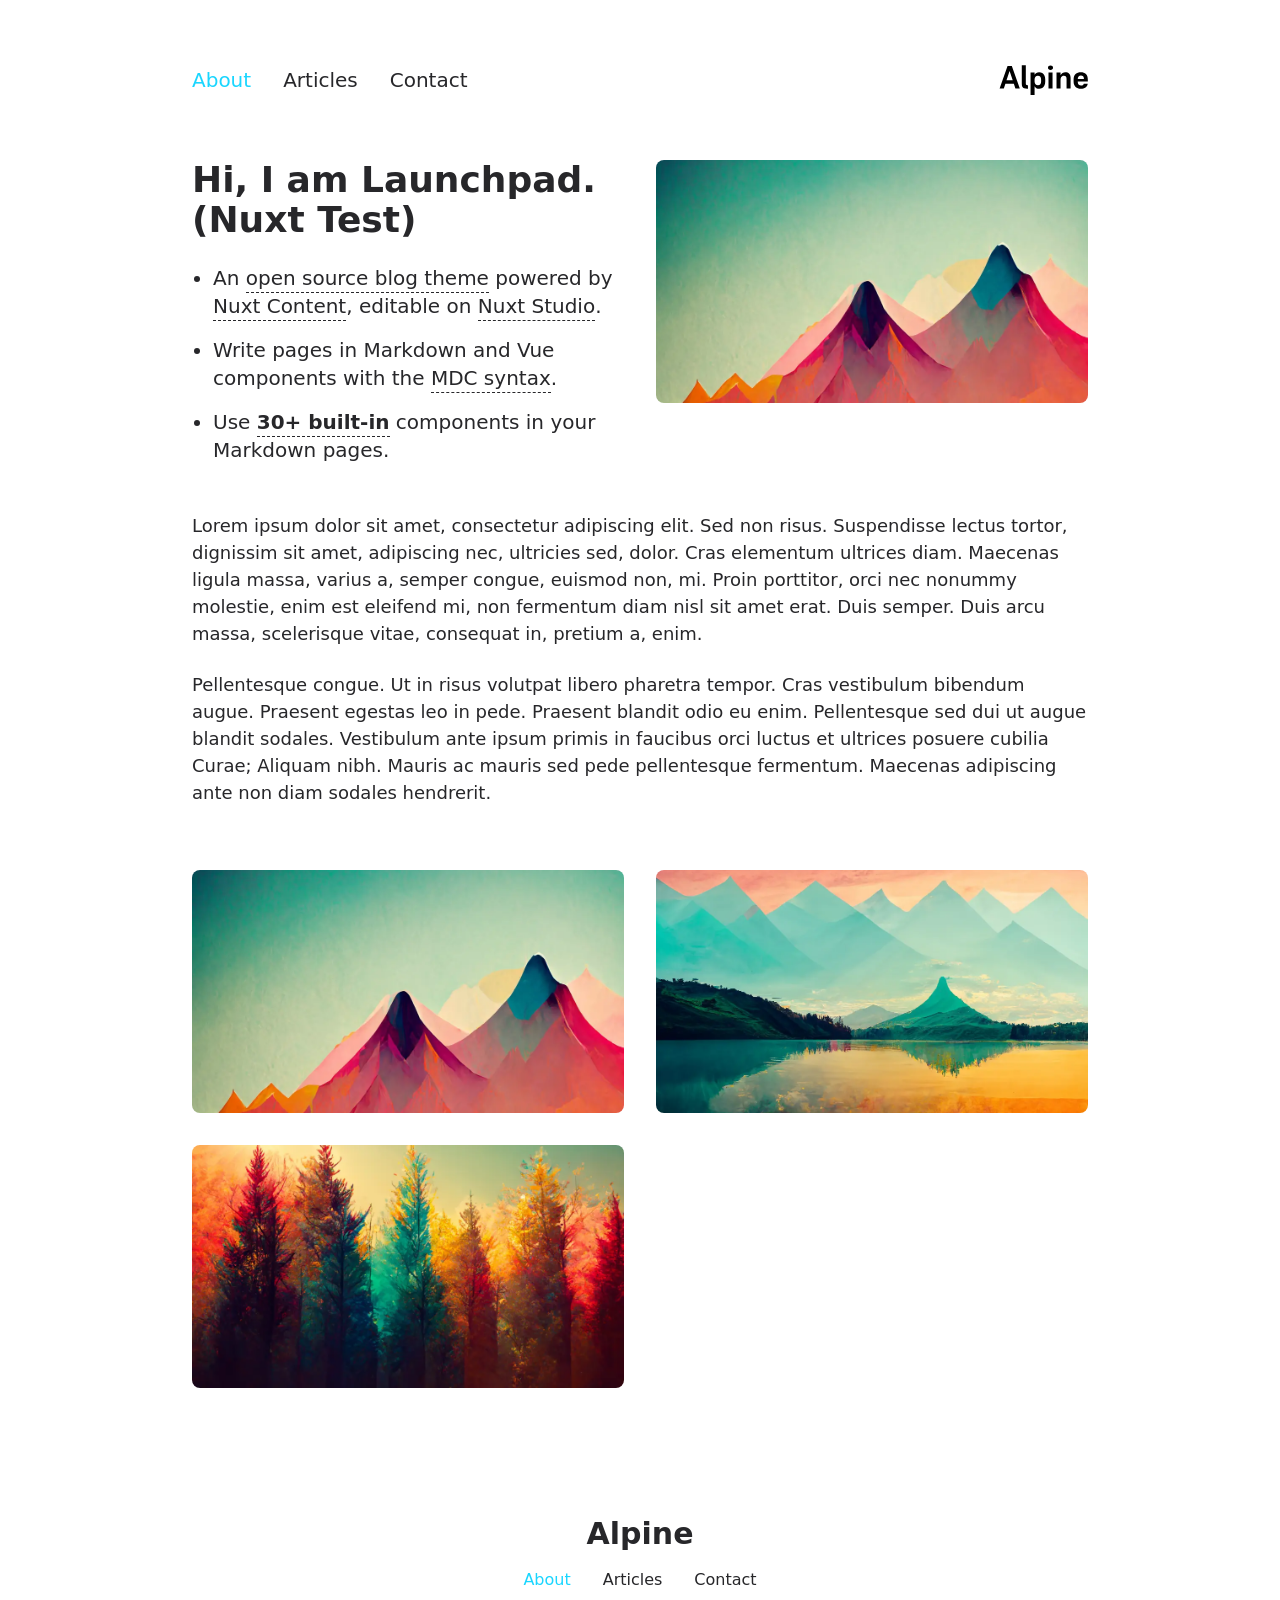
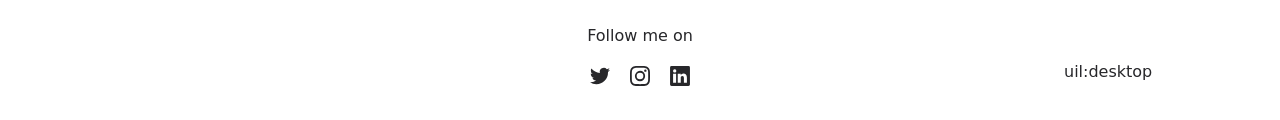
<file: index.html>
<!DOCTYPE html><html  lang="en"><head><meta charset="utf-8">
<meta name="viewport" content="width=device-width, initial-scale=1">
<title>Launchpad</title>
<meta name="twitter:card" content="summary_large_image">
<meta property="og:image" content="/social-card-preview.png">
<meta property="og:image:width" content="400">
<meta property="og:image:height" content="300">
<meta property="og:image:alt" content="An image showcasing my project.">
<meta property="og:title" content="Launchpad">
<meta name="description" content="Nuxt Test">
<meta property="og:description" content="Nuxt Test">
<link rel="preload" as="fetch" crossorigin="anonymous" href="/_payload.json?e35b6a72-955a-48e2-9844-63dcf79cf25d">
<link rel="stylesheet" href="/_nuxt/entry.5mNusYLx.css">
<link rel="stylesheet" href="/_nuxt/DocumentDrivenNotFound.CeUNcIAH.css">
<link rel="stylesheet" href="/_nuxt/Hero.Btv0j0fa.css">
<link rel="stylesheet" href="/_nuxt/ProseUl.PBbf5qLl.css">
<link rel="stylesheet" href="/_nuxt/ProseLi.70MHq6GO.css">
<link rel="stylesheet" href="/_nuxt/ProseA.CkQ8i-_m.css">
<link rel="stylesheet" href="/_nuxt/ProseStrong.C2S7cHcm.css">
<link rel="stylesheet" href="/_nuxt/ProseP.q_CNrndt.css">
<link rel="stylesheet" href="/_nuxt/Gallery.B0lIgBAj.css">
<link rel="modulepreload" as="script" crossorigin href="/_nuxt/B6OWTG00.js">
<link rel="modulepreload" as="script" crossorigin href="/_nuxt/CCOSiSR-.js">
<link rel="modulepreload" as="script" crossorigin href="/_nuxt/Bn3HM7a7.js">
<link rel="modulepreload" as="script" crossorigin href="/_nuxt/n-SQgufE.js">
<link rel="modulepreload" as="script" crossorigin href="/_nuxt/D16uir7Y.js">
<link rel="modulepreload" as="script" crossorigin href="/_nuxt/C19ly9ij.js">
<link rel="modulepreload" as="script" crossorigin href="/_nuxt/C3N84328.js">
<link rel="modulepreload" as="script" crossorigin href="/_nuxt/DAVwjqqn.js">
<link rel="modulepreload" as="script" crossorigin href="/_nuxt/BokQ3Tl4.js">
<link rel="modulepreload" as="script" crossorigin href="/_nuxt/Q2rUDf3r.js">
<link rel="modulepreload" as="script" crossorigin href="/_nuxt/C65bbLGG.js">
<link rel="modulepreload" as="script" crossorigin href="/_nuxt/CHM_zHba.js">
<link rel="modulepreload" as="script" crossorigin href="/_nuxt/DUqu4blB.js">
<link rel="modulepreload" as="script" crossorigin href="/_nuxt/BvBToo2J.js">
<link rel="modulepreload" as="script" crossorigin href="/_nuxt/B8RyuNI6.js">
<link rel="modulepreload" as="script" crossorigin href="/_nuxt/L2xSXH7H.js">
<link rel="modulepreload" as="script" crossorigin href="/_nuxt/BwubtN6g.js">
<link rel="modulepreload" as="script" crossorigin href="/_nuxt/ZWbTJPWz.js">
<link rel="prefetch" as="style" href="/_nuxt/article.D1-1997U.css">
<link rel="prefetch" as="script" crossorigin href="/_nuxt/I8AScPnk.js">
<link rel="prefetch" as="script" crossorigin href="/_nuxt/BcWussCh.js">
<link rel="prefetch" as="script" crossorigin href="/_nuxt/BIWj66f4.js">
<link rel="prefetch" as="script" crossorigin href="/_nuxt/CKsn9oXa.js">
<link rel="prefetch" as="style" href="/_nuxt/useStudio.BB218yG3.css">
<link rel="prefetch" as="script" crossorigin href="/_nuxt/BPxGIZzj.js">
<link rel="prefetch" as="script" crossorigin href="/_nuxt/BFpIaGS_.js">
<link rel="prefetch" as="style" href="/_nuxt/error-404.BgJ0DaSj.css">
<link rel="prefetch" as="script" crossorigin href="/_nuxt/q2HdGHEo.js">
<link rel="prefetch" as="style" href="/_nuxt/error-500.COJOQdl4.css">
<link rel="prefetch" as="script" crossorigin href="/_nuxt/BbCTUGk8.js">
<script type="module" src="/_nuxt/B6OWTG00.js" crossorigin></script><style id="pinceau-runtime-hydratable">@media{.phy[--]{--puid:I2c7dj-v;}.pv-QsK-0h{max-width:var(--elements-container-maxWidth);padding-left:var(--elements-container-padding-mobile);padding-right:var(--elements-container-padding-mobile);}@media (min-width: 475px){.pv-QsK-0h{padding-left:var(--elements-container-padding-xs);padding-right:var(--elements-container-padding-xs);}}@media (min-width: 640px){.pv-QsK-0h{padding-left:var(--elements-container-padding-sm);padding-right:var(--elements-container-padding-sm);}}@media (min-width: 768px){.pv-QsK-0h{padding-left:var(--elements-container-padding-md);padding-right:var(--elements-container-padding-md);}}} @media{.phy[--]{--puid:5TZZaX-c;}.pc-5TZZaX[data-v-ca40bb99]{---6-li-cols:2;}} </style><style id="pinceau-theme">@media { :root {--pinceau-mq: initial; --alpine-readableLine: 68ch;--alpine-backdrop-backgroundColor: #f4f4f5b3;--prose-code-inline-padding: 0.2rem 0.375rem 0.2rem 0.375rem;--prose-code-block-backdropFilter: contrast(1);--prose-code-block-border-style: solid;--prose-code-block-border-width: 1px;--prose-tbody-tr-borderBottom-style: dashed;--prose-tbody-tr-borderBottom-width: 1px;--prose-th-textAlign: inherit;--prose-thead-borderBottom-style: solid;--prose-thead-borderBottom-width: 1px;--prose-thead-border-style: solid;--prose-thead-border-width: 0px;--prose-table-textAlign: start;--prose-hr-width: 1px;--prose-hr-style: solid;--prose-li-listStylePosition: outside;--prose-ol-li-markerColor: currentColor;--prose-ol-paddingInlineStart: 21px;--prose-ol-listStyleType: decimal;--prose-ul-li-markerColor: currentColor;--prose-ul-paddingInlineStart: 21px;--prose-ul-listStyleType: disc;--prose-blockquote-border-style: solid;--prose-blockquote-border-width: 4px;--prose-blockquote-quotes: '201C' '201D' '2018' '2019';--prose-blockquote-paddingInlineStart: 24px;--prose-a-code-color-hover: currentColor;--prose-a-code-color-static: currentColor;--prose-a-hasCode-borderBottom: none;--prose-a-border-distance: 2px;--prose-a-border-color-hover: currentColor;--prose-a-border-color-static: currentColor;--prose-a-border-style-hover: solid;--prose-a-border-style-static: dashed;--prose-a-border-width: 1px;--prose-a-color-static: inherit;--prose-a-textDecoration: none;--prose-h6-margin: 3rem 0 2rem;--prose-h5-margin: 3rem 0 2rem;--prose-h4-margin: 3rem 0 2rem;--prose-h3-margin: 3rem 0 2rem;--prose-h2-margin: 3rem 0 2rem;--prose-h1-margin: 0 0 2rem;--prose-p-fontSize: 18px;--typography-lead-loose: 2;--typography-lead-relaxed: 1.625;--typography-lead-normal: 1.5;--typography-lead-snug: 1.375;--typography-lead-tight: 1.25;--typography-lead-none: 1;--typography-lead-10: 2.5rem;--typography-lead-9: 2.25rem;--typography-lead-8: 2rem;--typography-lead-7: 1.75rem;--typography-lead-6: 1.5rem;--typography-lead-5: 1.25rem;--typography-lead-4: 1rem;--typography-lead-3: .75rem;--typography-lead-2: .5rem;--typography-lead-1: .025rem;--typography-fontWeight-black: 900;--typography-fontWeight-extrabold: 800;--typography-fontWeight-bold: 700;--typography-fontWeight-semibold: 600;--typography-fontWeight-medium: 500;--typography-fontWeight-normal: 400;--typography-fontWeight-light: 300;--typography-fontWeight-extralight: 200;--typography-fontWeight-thin: 100;--typography-fontSize-9xl: 128px;--typography-fontSize-8xl: 96px;--typography-fontSize-7xl: 72px;--typography-fontSize-6xl: 60px;--typography-fontSize-5xl: 48px;--typography-fontSize-4xl: 36px;--typography-fontSize-3xl: 30px;--typography-fontSize-2xl: 24px;--typography-fontSize-xl: 20px;--typography-fontSize-lg: 18px;--typography-fontSize-base: 16px;--typography-fontSize-sm: 14px;--typography-fontSize-xs: 12px;--typography-letterSpacing-wide: 0.025em;--typography-letterSpacing-tight: -0.025em;--typography-verticalMargin-base: 24px;--typography-verticalMargin-sm: 16px;--elements-border-secondary-hover: [object Object];--elements-backdrop-background: #fffc;--elements-backdrop-filter: saturate(200%) blur(20px);--elements-container-maxWidth: 64rem;--lead-loose: 2;--lead-relaxed: 1.625;--lead-normal: 1.5;--lead-snug: 1.375;--lead-tight: 1.25;--lead-none: 1;--lead-10: 2.5rem;--lead-9: 2.25rem;--lead-8: 2rem;--lead-7: 1.75rem;--lead-6: 1.5rem;--lead-5: 1.25rem;--lead-4: 1rem;--lead-3: .75rem;--lead-2: .5rem;--lead-1: .025rem;--letterSpacing-widest: 0.1em;--letterSpacing-wider: 0.05em;--letterSpacing-wide: 0.025em;--letterSpacing-normal: 0em;--letterSpacing-tight: -0.025em;--letterSpacing-tighter: -0.05em;--fontSize-9xl: 8rem;--fontSize-8xl: 6rem;--fontSize-7xl: 4.5rem;--fontSize-6xl: 3.75rem;--fontSize-5xl: 3rem;--fontSize-4xl: 2.25rem;--fontSize-3xl: 1.875rem;--fontSize-2xl: 1.5rem;--fontSize-xl: 1.25rem;--fontSize-lg: 1.125rem;--fontSize-base: 1rem;--fontSize-sm: 0.875rem;--fontSize-xs: 0.75rem;--fontWeight-black: 900;--fontWeight-extrabold: 800;--fontWeight-bold: 700;--fontWeight-semibold: 600;--fontWeight-medium: 500;--fontWeight-normal: 400;--fontWeight-light: 300;--fontWeight-extralight: 200;--fontWeight-thin: 100;--font-mono: ui-monospace, SFMono-Regular, Menlo, Monaco, Consolas, Liberation Mono, Courier New, monospace;--font-serif: ui-serif, Georgia, Cambria, Times New Roman, Times, serif;--font-sans: ui-sans-serif, system-ui, -apple-system, BlinkMacSystemFont, Segoe UI, Roboto, Helvetica Neue, Arial, Noto Sans, sans-serif, Apple Color Emoji, Segoe UI Emoji, Segoe UI Symbol, Noto Color Emoji;--opacity-total: 1;--opacity-high: 0.8;--opacity-medium: 0.5;--opacity-soft: 0.3;--opacity-light: 0.15;--opacity-bright: 0.1;--opacity-noOpacity: 0;--borderWidth-lg: 3px;--borderWidth-md: 2px;--borderWidth-sm: 1px;--borderWidth-noBorder: 0;--space-rem-875: 0.875rem;--space-rem-625: 0.625rem;--space-rem-375: 0.375rem;--space-rem-125: 0.125rem;--space-px: 1px;--space-128: 32rem;--space-96: 24rem;--space-80: 20rem;--space-72: 18rem;--space-64: 16rem;--space-60: 15rem;--space-56: 14rem;--space-52: 13rem;--space-48: 12rem;--space-44: 11rem;--space-40: 10rem;--space-36: 9rem;--space-32: 8rem;--space-28: 7rem;--space-24: 6rem;--space-20: 5rem;--space-16: 4rem;--space-14: 3.5rem;--space-12: 3rem;--space-11: 2.75rem;--space-10: 2.5rem;--space-9: 2.25rem;--space-8: 2rem;--space-7: 1.75rem;--space-6: 1.5rem;--space-5: 1.25rem;--space-4: 1rem;--space-3: 0.75rem;--space-2: 0.5rem;--space-1: 0.25rem;--space-0: 0px;--size-full: 100%;--size-7xl: 80rem;--size-6xl: 72rem;--size-5xl: 64rem;--size-4xl: 56rem;--size-3xl: 48rem;--size-2xl: 42rem;--size-xl: 36rem;--size-lg: 32rem;--size-md: 28rem;--size-sm: 24rem;--size-xs: 20rem;--size-200: 200px;--size-104: 104px;--size-80: 80px;--size-64: 64px;--size-56: 56px;--size-48: 48px;--size-40: 40px;--size-32: 32px;--size-24: 24px;--size-20: 20px;--size-16: 16px;--size-12: 12px;--size-8: 8px;--size-6: 6px;--size-4: 4px;--size-2: 2px;--size-0: 0px;--radii-full: 9999px;--radii-3xl: 1.75rem;--radii-2xl: 1.5rem;--radii-xl: 1rem;--radii-lg: 0.75rem;--radii-md: 0.5rem;--radii-sm: 0.375rem;--radii-xs: 0.25rem;--radii-2xs: 0.125rem;--radii-none: 0px;--shadow-none: 0px 0px 0px 0px transparent;--shadow-lg: 0px 10px 15px -3px #000000, 0px 4px 6px -4px #000000;--shadow-md: 0px 4px 6px -1px #000000, 0px 2px 4px -2px #000000;--shadow-sm: 0px 1px 3px 0px #000000, 0px 1px 2px -1px #000000;--shadow-xs: 0px 1px 2px 0px #000000;--height-screen: 100vh;--width-screen: 100vw;--color-primary-900: #002e38;--color-primary-800: #005c70;--color-primary-700: #008aa9;--color-primary-600: #00b9e1;--color-primary-500: #1ad6ff;--color-primary-400: #40ddff;--color-primary-300: #66e4ff;--color-primary-200: #8deaff;--color-primary-100: #b3f1ff;--color-primary-50: #d9f8ff;--color-ruby-900: #380011;--color-ruby-800: #700021;--color-ruby-700: #a90032;--color-ruby-600: #e10043;--color-ruby-500: #ff1a5e;--color-ruby-400: #ff4079;--color-ruby-300: #ff6694;--color-ruby-200: #ff8dae;--color-ruby-100: #ffb3c9;--color-ruby-50: #ffd9e4;--color-pink-900: #380025;--color-pink-800: #70004b;--color-pink-700: #a90070;--color-pink-600: #e10095;--color-pink-500: #ff1ab2;--color-pink-400: #ff40bf;--color-pink-300: #ff66cc;--color-pink-200: #ff8dd8;--color-pink-100: #ffb3e5;--color-pink-50: #ffd9f2;--color-purple-900: #190038;--color-purple-800: #330070;--color-purple-700: #4c00a9;--color-purple-600: #6500e1;--color-purple-500: #811aff;--color-purple-400: #9640ff;--color-purple-300: #ab66ff;--color-purple-200: #c08dff;--color-purple-100: #d5b3ff;--color-purple-50: #ead9ff;--color-royalblue-900: #0b0531;--color-royalblue-800: #160a62;--color-royalblue-700: #211093;--color-royalblue-600: #2c15c4;--color-royalblue-500: #4127e8;--color-royalblue-400: #614bec;--color-royalblue-300: #806ff0;--color-royalblue-200: #a093f3;--color-royalblue-100: #c0b7f7;--color-royalblue-50: #dfdbfb;--color-indigoblue-900: #001238;--color-indigoblue-800: #002370;--color-indigoblue-700: #0035a9;--color-indigoblue-600: #0047e1;--color-indigoblue-500: #1a62ff;--color-indigoblue-400: #407cff;--color-indigoblue-300: #6696ff;--color-indigoblue-200: #8db0ff;--color-indigoblue-100: #b3cbff;--color-indigoblue-50: #d9e5ff;--color-blue-900: #002438;--color-blue-800: #004870;--color-blue-700: #006ca9;--color-blue-600: #0090e1;--color-blue-500: #1aadff;--color-blue-400: #40bbff;--color-blue-300: #66c8ff;--color-blue-200: #8dd6ff;--color-blue-100: #b3e4ff;--color-blue-50: #d9f1ff;--color-lightblue-900: #002e38;--color-lightblue-800: #005c70;--color-lightblue-700: #008aa9;--color-lightblue-600: #00b9e1;--color-lightblue-500: #1ad6ff;--color-lightblue-400: #40ddff;--color-lightblue-300: #66e4ff;--color-lightblue-200: #8deaff;--color-lightblue-100: #b3f1ff;--color-lightblue-50: #d9f8ff;--color-teal-900: #062a28;--color-teal-800: #0b544f;--color-teal-700: #117d77;--color-teal-600: #16a79e;--color-teal-500: #1cd1c6;--color-teal-400: #36e4da;--color-teal-300: #5fe9e1;--color-teal-200: #87efe9;--color-teal-100: #aff4f0;--color-teal-50: #d7faf8;--color-pear-900: #2a2b09;--color-pear-800: #545512;--color-pear-700: #7e801b;--color-pear-600: #a8aa24;--color-pear-500: #d0d32f;--color-pear-400: #d8da52;--color-pear-300: #e0e274;--color-pear-200: #e8e997;--color-pear-100: #eff0ba;--color-pear-50: #f7f8dc;--color-red-900: #380300;--color-red-800: #700700;--color-red-700: #a90a00;--color-red-600: #e10e00;--color-red-500: #ff281a;--color-red-400: #ff4c40;--color-red-300: #ff7066;--color-red-200: #ff948d;--color-red-100: #ffb7b3;--color-red-50: #ffdbd9;--color-orange-900: #381800;--color-orange-800: #702f00;--color-orange-700: #a94700;--color-orange-600: #e15e00;--color-orange-500: #ff7a1a;--color-orange-400: #ff9040;--color-orange-300: #ffa666;--color-orange-200: #ffbd8d;--color-orange-100: #ffd3b3;--color-orange-50: #ffe9d9;--color-yellow-900: #362b03;--color-yellow-800: #6d5605;--color-yellow-700: #a38108;--color-yellow-600: #daac0a;--color-yellow-500: #f5c828;--color-yellow-400: #f7d14c;--color-yellow-300: #f8da70;--color-yellow-200: #fae393;--color-yellow-100: #fcedb7;--color-yellow-50: #fdf6db;--color-green-900: #003f25;--color-green-800: #005e38;--color-green-700: #007e4a;--color-green-600: #009d5d;--color-green-500: #00bd6f;--color-green-400: #00dc82;--color-green-300: #30ffaa;--color-green-200: #83ffcc;--color-green-100: #acffdd;--color-green-50: #d6ffee;--color-gray-900: #18181B;--color-gray-800: #27272A;--color-gray-700: #3f3f46;--color-gray-600: #52525B;--color-gray-500: #71717A;--color-gray-400: #a1a1aa;--color-gray-300: #D4d4d8;--color-gray-200: #e4e4e7;--color-gray-100: #f4f4f5;--color-gray-50: #fafafa;--color-black: #0c0c0d;--color-white: #FFFFFF;--media-portrait: only screen and (orientation: portrait);--media-landscape: only screen and (orientation: landscape);--media-rm: (prefers-reduced-motion: reduce);--media-2xl: (min-width: 1536px);--media-xl: (min-width: 1280px);--media-lg: (min-width: 1024px);--media-md: (min-width: 768px);--media-sm: (min-width: 640px);--media-xs: (min-width: 475px);--alpine-body-color: var(--color-gray-800);--alpine-body-backgroundColor: var(--color-white);--prose-code-inline-fontWeight: var(--typography-fontWeight-normal);--prose-code-inline-fontSize: var(--typography-fontSize-sm);--prose-code-inline-borderRadius: var(--radii-xs);--prose-code-block-pre-padding: var(--typography-verticalMargin-sm);--prose-code-block-margin: var(--typography-verticalMargin-base) 0;--prose-code-block-fontSize: var(--typography-fontSize-sm);--prose-tbody-code-inline-fontSize: var(--typography-fontSize-sm);--prose-tbody-td-padding: var(--typography-verticalMargin-sm);--prose-th-fontWeight: var(--typography-fontWeight-semibold);--prose-th-padding: 0 var(--typography-verticalMargin-sm) var(--typography-verticalMargin-sm) var(--typography-verticalMargin-sm);--prose-table-lineHeight: var(--typography-lead-6);--prose-table-fontSize: var(--typography-fontSize-sm);--prose-table-margin: var(--typography-verticalMargin-base) 0;--prose-hr-margin: var(--typography-verticalMargin-base) 0;--prose-li-margin: var(--typography-verticalMargin-sm) 0;--prose-ol-margin: var(--typography-verticalMargin-base) 0;--prose-ul-margin: var(--typography-verticalMargin-base) 0;--prose-blockquote-margin: var(--typography-verticalMargin-base) 0;--prose-a-code-border-style: var(--prose-a-border-style-static);--prose-a-code-border-width: var(--prose-a-border-width);--prose-a-fontWeight: var(--typography-fontWeight-medium);--prose-img-margin: var(--typography-verticalMargin-base) 0;--prose-strong-fontWeight: var(--typography-fontWeight-semibold);--prose-h6-iconSize: var(--typography-fontSize-base);--prose-h6-fontWeight: var(--typography-fontWeight-semibold);--prose-h6-lineHeight: var(--typography-lead-normal);--prose-h6-fontSize: var(--typography-fontSize-lg);--prose-h5-iconSize: var(--typography-fontSize-lg);--prose-h5-fontWeight: var(--typography-fontWeight-semibold);--prose-h5-lineHeight: var(--typography-lead-snug);--prose-h5-fontSize: var(--typography-fontSize-xl);--prose-h4-iconSize: var(--typography-fontSize-lg);--prose-h4-letterSpacing: var(--typography-letterSpacing-tight);--prose-h4-fontWeight: var(--typography-fontWeight-semibold);--prose-h4-lineHeight: var(--typography-lead-snug);--prose-h4-fontSize: var(--typography-fontSize-2xl);--prose-h3-iconSize: var(--typography-fontSize-xl);--prose-h3-letterSpacing: var(--typography-letterSpacing-tight);--prose-h3-fontWeight: var(--typography-fontWeight-semibold);--prose-h3-lineHeight: var(--typography-lead-snug);--prose-h3-fontSize: var(--typography-fontSize-3xl);--prose-h2-iconSize: var(--typography-fontSize-2xl);--prose-h2-letterSpacing: var(--typography-letterSpacing-tight);--prose-h2-fontWeight: var(--typography-fontWeight-semibold);--prose-h2-lineHeight: var(--typography-lead-tight);--prose-h2-fontSize: var(--typography-fontSize-4xl);--prose-h1-iconSize: var(--typography-fontSize-3xl);--prose-h1-letterSpacing: var(--typography-letterSpacing-tight);--prose-h1-fontWeight: var(--typography-fontWeight-bold);--prose-h1-lineHeight: var(--typography-lead-tight);--prose-h1-fontSize: var(--typography-fontSize-5xl);--prose-p-br-margin: var(--typography-verticalMargin-base) 0 0 0;--prose-p-margin: var(--typography-verticalMargin-base) 0;--prose-p-lineHeight: var(--typography-lead-normal);--typography-color-primary-900: var(--color-primary-900);--typography-color-primary-800: var(--color-primary-800);--typography-color-primary-700: var(--color-primary-700);--typography-color-primary-600: var(--color-primary-600);--typography-color-primary-500: var(--color-primary-500);--typography-color-primary-400: var(--color-primary-400);--typography-color-primary-300: var(--color-primary-300);--typography-color-primary-200: var(--color-primary-200);--typography-color-primary-100: var(--color-primary-100);--typography-color-primary-50: var(--color-primary-50);--typography-font-code: var(--font-mono);--typography-font-body: var(--font-sans);--typography-font-display: var(--font-sans);--typography-body-backgroundColor: var(--color-white);--typography-body-color: var(--color-black);--elements-state-danger-borderColor-secondary: var(--color-red-200);--elements-state-danger-borderColor-primary: var(--color-red-100);--elements-state-danger-backgroundColor-secondary: var(--color-red-100);--elements-state-danger-backgroundColor-primary: var(--color-red-50);--elements-state-danger-color-secondary: var(--color-red-600);--elements-state-danger-color-primary: var(--color-red-500);--elements-state-warning-borderColor-secondary: var(--color-yellow-200);--elements-state-warning-borderColor-primary: var(--color-yellow-100);--elements-state-warning-backgroundColor-secondary: var(--color-yellow-100);--elements-state-warning-backgroundColor-primary: var(--color-yellow-50);--elements-state-warning-color-secondary: var(--color-yellow-700);--elements-state-warning-color-primary: var(--color-yellow-600);--elements-state-success-borderColor-secondary: var(--color-green-200);--elements-state-success-borderColor-primary: var(--color-green-100);--elements-state-success-backgroundColor-secondary: var(--color-green-100);--elements-state-success-backgroundColor-primary: var(--color-green-50);--elements-state-success-color-secondary: var(--color-green-600);--elements-state-success-color-primary: var(--color-green-500);--elements-state-info-borderColor-secondary: var(--color-blue-200);--elements-state-info-borderColor-primary: var(--color-blue-100);--elements-state-info-backgroundColor-secondary: var(--color-blue-100);--elements-state-info-backgroundColor-primary: var(--color-blue-50);--elements-state-info-color-secondary: var(--color-blue-600);--elements-state-info-color-primary: var(--color-blue-500);--elements-state-primary-borderColor-secondary: var(--color-primary-200);--elements-state-primary-borderColor-primary: var(--color-primary-100);--elements-state-primary-backgroundColor-secondary: var(--color-primary-100);--elements-state-primary-backgroundColor-primary: var(--color-primary-50);--elements-state-primary-color-secondary: var(--color-primary-700);--elements-state-primary-color-primary: var(--color-primary-600);--elements-surface-secondary-backgroundColor: var(--color-gray-200);--elements-surface-primary-backgroundColor: var(--color-gray-100);--elements-surface-background-base: var(--color-gray-100);--elements-border-secondary-static: var(--color-gray-200);--elements-border-primary-hover: var(--color-gray-200);--elements-border-primary-static: var(--color-gray-100);--elements-container-padding-md: var(--space-16);--elements-container-padding-sm: var(--space-12);--elements-container-padding-xs: var(--space-8);--elements-container-padding-mobile: var(--space-6);--elements-text-secondary-color-hover: var(--color-gray-700);--elements-text-secondary-color-static: var(--color-gray-500);--elements-text-primary-color-static: var(--color-gray-900);--text-6xl-lineHeight: var(--lead-none);--text-6xl-fontSize: var(--fontSize-6xl);--text-5xl-lineHeight: var(--lead-none);--text-5xl-fontSize: var(--fontSize-5xl);--text-4xl-lineHeight: var(--lead-10);--text-4xl-fontSize: var(--fontSize-4xl);--text-3xl-lineHeight: var(--lead-9);--text-3xl-fontSize: var(--fontSize-3xl);--text-2xl-lineHeight: var(--lead-8);--text-2xl-fontSize: var(--fontSize-2xl);--text-xl-lineHeight: var(--lead-7);--text-xl-fontSize: var(--fontSize-xl);--text-lg-lineHeight: var(--lead-7);--text-lg-fontSize: var(--fontSize-lg);--text-base-lineHeight: var(--lead-6);--text-base-fontSize: var(--fontSize-base);--text-sm-lineHeight: var(--lead-5);--text-sm-fontSize: var(--fontSize-sm);--text-xs-lineHeight: var(--lead-4);--text-xs-fontSize: var(--fontSize-xs);--shadow-2xl: 0px 25px 50px -12px var(--color-gray-900);--shadow-xl: 0px 20px 25px -5px var(--color-gray-400), 0px 8px 10px -6px #000000;--color-secondary-900: var(--color-gray-900);--color-secondary-800: var(--color-gray-800);--color-secondary-700: var(--color-gray-700);--color-secondary-600: var(--color-gray-600);--color-secondary-500: var(--color-gray-500);--color-secondary-400: var(--color-gray-400);--color-secondary-300: var(--color-gray-300);--color-secondary-200: var(--color-gray-200);--color-secondary-100: var(--color-gray-100);--color-secondary-50: var(--color-gray-50);--prose-a-code-background-hover: var(--typography-color-primary-50);--prose-a-code-border-color-hover: var(--typography-color-primary-500);--prose-a-color-hover: var(--typography-color-primary-500);--typography-color-secondary-900: var(--color-secondary-900);--typography-color-secondary-800: var(--color-secondary-800);--typography-color-secondary-700: var(--color-secondary-700);--typography-color-secondary-600: var(--color-secondary-600);--typography-color-secondary-500: var(--color-secondary-500);--typography-color-secondary-400: var(--color-secondary-400);--typography-color-secondary-300: var(--color-secondary-300);--typography-color-secondary-200: var(--color-secondary-200);--typography-color-secondary-100: var(--color-secondary-100);--typography-color-secondary-50: var(--color-secondary-50);--prose-code-inline-backgroundColor: var(--typography-color-secondary-100);--prose-code-inline-color: var(--typography-color-secondary-700);--prose-code-block-backgroundColor: var(--typography-color-secondary-100);--prose-code-block-color: var(--typography-color-secondary-700);--prose-code-block-border-color: var(--typography-color-secondary-200);--prose-tbody-tr-borderBottom-color: var(--typography-color-secondary-200);--prose-th-color: var(--typography-color-secondary-600);--prose-thead-borderBottom-color: var(--typography-color-secondary-200);--prose-thead-border-color: var(--typography-color-secondary-300);--prose-hr-color: var(--typography-color-secondary-200);--prose-blockquote-border-color: var(--typography-color-secondary-200);--prose-blockquote-color: var(--typography-color-secondary-500);--prose-a-code-border-color-static: var(--typography-color-secondary-400); } }@media { :root.dark {--pinceau-mq: dark; --alpine-backdrop-backgroundColor: #18181bb3;--prose-code-block-backdropFilter: contrast(1);--prose-ol-li-markerColor: currentColor;--prose-ul-li-markerColor: currentColor;--prose-a-code-color-hover: currentColor;--prose-a-code-color-static: currentColor;--prose-a-border-color-hover: currentColor;--prose-a-border-color-static: currentColor;--prose-a-color-static: inherit;--elements-backdrop-background: #0c0d0ccc;--alpine-body-color: var(--color-gray-200);--alpine-body-backgroundColor: var(--color-black);--typography-body-backgroundColor: var(--color-black);--typography-body-color: var(--color-white);--elements-state-danger-borderColor-secondary: var(--color-red-700);--elements-state-danger-borderColor-primary: var(--color-red-800);--elements-state-danger-backgroundColor-secondary: var(--color-red-800);--elements-state-danger-backgroundColor-primary: var(--color-red-900);--elements-state-danger-color-secondary: var(--color-red-200);--elements-state-danger-color-primary: var(--color-red-300);--elements-state-warning-borderColor-secondary: var(--color-yellow-700);--elements-state-warning-borderColor-primary: var(--color-yellow-800);--elements-state-warning-backgroundColor-secondary: var(--color-yellow-800);--elements-state-warning-backgroundColor-primary: var(--color-yellow-900);--elements-state-warning-color-secondary: var(--color-yellow-200);--elements-state-warning-color-primary: var(--color-yellow-400);--elements-state-success-borderColor-secondary: var(--color-green-700);--elements-state-success-borderColor-primary: var(--color-green-800);--elements-state-success-backgroundColor-secondary: var(--color-green-800);--elements-state-success-backgroundColor-primary: var(--color-green-900);--elements-state-success-color-secondary: var(--color-green-200);--elements-state-success-color-primary: var(--color-green-400);--elements-state-info-borderColor-secondary: var(--color-blue-700);--elements-state-info-borderColor-primary: var(--color-blue-800);--elements-state-info-backgroundColor-secondary: var(--color-blue-800);--elements-state-info-backgroundColor-primary: var(--color-blue-900);--elements-state-info-color-secondary: var(--color-blue-200);--elements-state-info-color-primary: var(--color-blue-400);--elements-state-primary-borderColor-secondary: var(--color-primary-700);--elements-state-primary-borderColor-primary: var(--color-primary-800);--elements-state-primary-backgroundColor-secondary: var(--color-primary-800);--elements-state-primary-backgroundColor-primary: var(--color-primary-900);--elements-state-primary-color-secondary: var(--color-primary-200);--elements-state-primary-color-primary: var(--color-primary-400);--elements-surface-secondary-backgroundColor: var(--color-gray-800);--elements-surface-primary-backgroundColor: var(--color-gray-900);--elements-surface-background-base: var(--color-gray-900);--elements-border-secondary-static: var(--color-gray-800);--elements-border-primary-hover: var(--color-gray-800);--elements-border-primary-static: var(--color-gray-900);--elements-text-secondary-color-hover: var(--color-gray-200);--elements-text-secondary-color-static: var(--color-gray-400);--elements-text-primary-color-static: var(--color-gray-50);--prose-a-code-background-hover: var(--typography-color-primary-900);--prose-a-code-border-color-hover: var(--typography-color-primary-600);--prose-a-color-hover: var(--typography-color-primary-400);--prose-code-inline-backgroundColor: var(--typography-color-secondary-800);--prose-code-inline-color: var(--typography-color-secondary-200);--prose-code-block-backgroundColor: var(--typography-color-secondary-900);--prose-code-block-color: var(--typography-color-secondary-200);--prose-code-block-border-color: var(--typography-color-secondary-800);--prose-tbody-tr-borderBottom-color: var(--typography-color-secondary-800);--prose-th-color: var(--typography-color-secondary-400);--prose-thead-borderBottom-color: var(--typography-color-secondary-800);--prose-thead-border-color: var(--typography-color-secondary-600);--prose-hr-color: var(--typography-color-secondary-800);--prose-blockquote-border-color: var(--typography-color-secondary-700);--prose-blockquote-color: var(--typography-color-secondary-400);--prose-a-code-border-color-static: var(--typography-color-secondary-600); } }</style><script>"use strict";(()=>{const a=window,e=document.documentElement,c=window.localStorage,d=["dark","light"],n=c&&c.getItem&&c.getItem("nuxt-color-mode")||"system";let l=n==="system"?f():n;const i=e.getAttribute("data-color-mode-forced");i&&(l=i),r(l),a["__NUXT_COLOR_MODE__"]={preference:n,value:l,getColorScheme:f,addColorScheme:r,removeColorScheme:u};function r(o){const t=""+o+"",s="";e.classList?e.classList.add(t):e.className+=" "+t,s&&e.setAttribute("data-"+s,o)}function u(o){const t=""+o+"",s="";e.classList?e.classList.remove(t):e.className=e.className.replace(new RegExp(t,"g"),""),s&&e.removeAttribute("data-"+s)}function m(o){return a.matchMedia("(prefers-color-scheme"+o+")")}function f(){if(a.matchMedia&&m("").media!=="not all"){for(const o of d)if(m(":"+o).matches)return o}return"light"}})();
</script></head><body><div id="__nuxt"><div class="container pv-QsK-0h pc-I2c7dj app-layout" data-v-5ca44ceb data-v-89ccd14e><!--[--><div class="nuxt-progress" style="width:0%;height:3px;opacity:0;background-size:Infinity% auto;" data-v-5ca44ceb></div><header class="right" data-v-5ca44ceb data-v-ace7dc26><div class="menu" data-v-ace7dc26><button aria-label="Navigation Menu" data-v-ace7dc26><svg width="24" height="24" viewBox="0 0 68 68" fill="currentColor" xmlns="http://www.w3.org/2000/svg" data-v-ace7dc26><path d="M8 34C8 32.1362 8 31.2044 8.30448 30.4693C8.71046 29.4892 9.48915 28.7105 10.4693 28.3045C11.2044 28 12.1362 28 14 28C15.8638 28 16.7956 28 17.5307 28.3045C18.5108 28.7105 19.2895 29.4892 19.6955 30.4693C20 31.2044 20 32.1362 20 34C20 35.8638 20 36.7956 19.6955 37.5307C19.2895 38.5108 18.5108 39.2895 17.5307 39.6955C16.7956 40 15.8638 40 14 40C12.1362 40 11.2044 40 10.4693 39.6955C9.48915 39.2895 8.71046 38.5108 8.30448 37.5307C8 36.7956 8 35.8638 8 34Z" data-v-ace7dc26></path><path d="M28 34C28 32.1362 28 31.2044 28.3045 30.4693C28.7105 29.4892 29.4892 28.7105 30.4693 28.3045C31.2044 28 32.1362 28 34 28C35.8638 28 36.7956 28 37.5307 28.3045C38.5108 28.7105 39.2895 29.4892 39.6955 30.4693C40 31.2044 40 32.1362 40 34C40 35.8638 40 36.7956 39.6955 37.5307C39.2895 38.5108 38.5108 39.2895 37.5307 39.6955C36.7956 40 35.8638 40 34 40C32.1362 40 31.2044 40 30.4693 39.6955C29.4892 39.2895 28.7105 38.5108 28.3045 37.5307C28 36.7956 28 35.8638 28 34Z" data-v-ace7dc26></path><path d="M48 34C48 32.1362 48 31.2044 48.3045 30.4693C48.7105 29.4892 49.4892 28.7105 50.4693 28.3045C51.2044 28 52.1362 28 54 28C55.8638 28 56.7956 28 57.5307 28.3045C58.5108 28.7105 59.2895 29.4892 59.6955 30.4693C60 31.2044 60 32.1362 60 34C60 35.8638 60 36.7956 59.6955 37.5307C59.2895 38.5108 58.5108 39.2895 57.5307 39.6955C56.7956 40 55.8638 40 54 40C52.1362 40 51.2044 40 50.4693 39.6955C49.4892 39.2895 48.7105 38.5108 48.3045 37.5307C48 36.7956 48 35.8638 48 34Z" data-v-ace7dc26></path></svg></button></div><div class="overlay" data-v-ace7dc26><nav data-v-ace7dc26 data-v-887c6ba4><ul data-v-887c6ba4><!--[--><li data-v-887c6ba4><a aria-current="page" href="/" class="router-link-active router-link-exact-active" data-v-887c6ba4><span class="underline-fx" data-v-887c6ba4></span> About</a></li><li data-v-887c6ba4><a href="/articles" class="" data-v-887c6ba4><span class="underline-fx" data-v-887c6ba4></span> Articles</a></li><li data-v-887c6ba4><a href="/contact" class="" data-v-887c6ba4><span class="underline-fx" data-v-887c6ba4></span> Contact</a></li><!--]--></ul></nav></div><div class="logo" data-v-ace7dc26><a aria-current="page" href="/" class="router-link-active router-link-exact-active" data-v-ace7dc26><img src="/logo-dark.svg" class="dark-img" alt="alpine" width="89" height="31" data-v-ace7dc26><img src="/logo.svg" class="light-img" alt="alpine" width="89" height="31" data-v-ace7dc26></a></div><div class="main-nav" data-v-ace7dc26><nav data-v-ace7dc26 data-v-887c6ba4><ul data-v-887c6ba4><!--[--><li data-v-887c6ba4><a aria-current="page" href="/" class="router-link-active router-link-exact-active" data-v-887c6ba4><span class="underline-fx" data-v-887c6ba4></span> About</a></li><li data-v-887c6ba4><a href="/articles" class="" data-v-887c6ba4><span class="underline-fx" data-v-887c6ba4></span> Articles</a></li><li data-v-887c6ba4><a href="/contact" class="" data-v-887c6ba4><span class="underline-fx" data-v-887c6ba4></span> Contact</a></li><!--]--></ul></nav></div></header><!--[--><div class="document-driven-page"><main><!--[--><div><section class="hero" data-v-c652be5d><div class="layout" data-v-c652be5d><div class="content" data-v-c652be5d><div class="title" data-v-c652be5d><!--[-->Hi, I am Launchpad. (Nuxt Test)<!--]--></div><div class="description" data-v-c652be5d><!--[--><ul data-v-5feda7b5><!--[--><li data-v-996e086c><!--[-->An <a href="https://github.com/nuxt-themes/alpine" rel="nofollow" data-v-af1c0c3b><!--[-->open source blog theme<!--]--></a> powered by <a href="https://content.nuxtjs.org" rel="nofollow" data-v-af1c0c3b><!--[-->Nuxt Content<!--]--></a>, editable on <a href="https://nuxt.studio" rel="nofollow" data-v-af1c0c3b><!--[-->Nuxt Studio<!--]--></a>.<!--]--></li><li data-v-996e086c><!--[-->Write pages in Markdown and Vue components with the <a href="https://content.nuxtjs.org/guide/writing/mdc" rel="nofollow" data-v-af1c0c3b><!--[-->MDC syntax<!--]--></a>.<!--]--></li><li data-v-996e086c><!--[-->Use <a href="https://elements.nuxt.space" rel="nofollow" data-v-af1c0c3b><!--[--><strong data-v-9d7bd52e><!--[-->30+ built-in<!--]--></strong><!--]--></a> components in your Markdown pages.<!--]--></li><!--]--></ul><!--]--></div></div><img src="/alpine-0.webp" class="right" alt="Hero Image" width="16" height="9" data-v-c652be5d></div></section><p data-v-63bfa697><!--[-->Lorem ipsum dolor sit amet, consectetur adipiscing elit. Sed non risus. Suspendisse lectus tortor, dignissim sit amet, adipiscing nec, ultricies sed, dolor. Cras elementum ultrices diam. Maecenas ligula massa, varius a, semper congue, euismod non, mi. Proin porttitor, orci nec nonummy molestie, enim est eleifend mi, non fermentum diam nisl sit amet erat. Duis semper. Duis arcu massa, scelerisque vitae, consequat in, pretium a, enim.<!--]--></p><p data-v-63bfa697><!--[-->Pellentesque congue. Ut in risus volutpat libero pharetra tempor. Cras vestibulum bibendum augue. Praesent egestas leo in pede. Praesent blandit odio eu enim. Pellentesque sed dui ut augue blandit sodales. Vestibulum ante ipsum primis in faucibus orci luctus et ultrices posuere cubilia Curae; Aliquam nibh. Mauris ac mauris sed pede pellentesque fermentum. Maecenas adipiscing ante non diam sodales hendrerit.<!--]--></p><section class="gallery pc-5TZZaX" data-v-ca40bb99><div class="layout" data-v-ca40bb99><!--[--><img src="/alpine-0.webp" width="16" height="9" data-v-ca40bb99><img src="/alpine-1.webp" width="16" height="9" data-v-ca40bb99><img src="/alpine-2.webp" width="16" height="9" data-v-ca40bb99><!--]--></div></section></div><!--]--></main></div><!--]--><footer class="center" data-v-5ca44ceb data-v-99b9f9fc><a href="https://www.github.com/nuxt-themes/alpine" rel="noopener noreferrer" class="credits" data-v-99b9f9fc>Alpine</a><div class="navigation" data-v-99b9f9fc><nav data-v-99b9f9fc data-v-887c6ba4><ul data-v-887c6ba4><!--[--><li data-v-887c6ba4><a aria-current="page" href="/" class="router-link-active router-link-exact-active" data-v-887c6ba4><span class="underline-fx" data-v-887c6ba4></span> About</a></li><li data-v-887c6ba4><a href="/articles" class="" data-v-887c6ba4><span class="underline-fx" data-v-887c6ba4></span> Articles</a></li><li data-v-887c6ba4><a href="/contact" class="" data-v-887c6ba4><span class="underline-fx" data-v-887c6ba4></span> Contact</a></li><!--]--></ul></nav></div><p class="message" data-v-99b9f9fc>Follow me on</p><div class="icons" data-v-99b9f9fc><div class="social" data-v-99b9f9fc><!--[--><a href="https://twitter.com/nuxtlabs" rel="noopener noreferrer" target="_blank" title="nuxtlabs" aria-label="nuxtlabs" data-v-b5da0809><svg xmlns="http://www.w3.org/2000/svg" xmlns:xlink="http://www.w3.org/1999/xlink" aria-hidden="true" role="img" class="icon" data-v-b5da0809 style="" width="1em" height="1em" viewBox="0 0 24 24" data-v-121c6e7d><path fill="currentColor" d="M22 5.8a8.49 8.49 0 0 1-2.36.64a4.13 4.13 0 0 0 1.81-2.27a8.21 8.21 0 0 1-2.61 1a4.1 4.1 0 0 0-7 3.74a11.64 11.64 0 0 1-8.45-4.29a4.16 4.16 0 0 0-.55 2.07a4.09 4.09 0 0 0 1.82 3.41a4.05 4.05 0 0 1-1.86-.51v.05a4.1 4.1 0 0 0 3.3 4a3.93 3.93 0 0 1-1.1.17a4.9 4.9 0 0 1-.77-.07a4.11 4.11 0 0 0 3.83 2.84A8.22 8.22 0 0 1 3 18.34a7.93 7.93 0 0 1-1-.06a11.57 11.57 0 0 0 6.29 1.85A11.59 11.59 0 0 0 20 8.45v-.53a8.43 8.43 0 0 0 2-2.12"/></svg></a><a href="https://instagram.com/atinuxt" rel="noopener noreferrer" target="_blank" title="atinuxt" aria-label="atinuxt" data-v-b5da0809><svg xmlns="http://www.w3.org/2000/svg" xmlns:xlink="http://www.w3.org/1999/xlink" aria-hidden="true" role="img" class="icon" data-v-b5da0809 style="" width="1em" height="1em" viewBox="0 0 24 24" data-v-121c6e7d><path fill="currentColor" d="M17.34 5.46a1.2 1.2 0 1 0 1.2 1.2a1.2 1.2 0 0 0-1.2-1.2m4.6 2.42a7.59 7.59 0 0 0-.46-2.43a4.94 4.94 0 0 0-1.16-1.77a4.7 4.7 0 0 0-1.77-1.15a7.3 7.3 0 0 0-2.43-.47C15.06 2 14.72 2 12 2s-3.06 0-4.12.06a7.3 7.3 0 0 0-2.43.47a4.78 4.78 0 0 0-1.77 1.15a4.7 4.7 0 0 0-1.15 1.77a7.3 7.3 0 0 0-.47 2.43C2 8.94 2 9.28 2 12s0 3.06.06 4.12a7.3 7.3 0 0 0 .47 2.43a4.7 4.7 0 0 0 1.15 1.77a4.78 4.78 0 0 0 1.77 1.15a7.3 7.3 0 0 0 2.43.47C8.94 22 9.28 22 12 22s3.06 0 4.12-.06a7.3 7.3 0 0 0 2.43-.47a4.7 4.7 0 0 0 1.77-1.15a4.85 4.85 0 0 0 1.16-1.77a7.59 7.59 0 0 0 .46-2.43c0-1.06.06-1.4.06-4.12s0-3.06-.06-4.12M20.14 16a5.61 5.61 0 0 1-.34 1.86a3.06 3.06 0 0 1-.75 1.15a3.19 3.19 0 0 1-1.15.75a5.61 5.61 0 0 1-1.86.34c-1 .05-1.37.06-4 .06s-3 0-4-.06a5.73 5.73 0 0 1-1.94-.3a3.27 3.27 0 0 1-1.1-.75a3 3 0 0 1-.74-1.15a5.54 5.54 0 0 1-.4-1.9c0-1-.06-1.37-.06-4s0-3 .06-4a5.54 5.54 0 0 1 .35-1.9A3 3 0 0 1 5 5a3.14 3.14 0 0 1 1.1-.8A5.73 5.73 0 0 1 8 3.86c1 0 1.37-.06 4-.06s3 0 4 .06a5.61 5.61 0 0 1 1.86.34a3.06 3.06 0 0 1 1.19.8a3.06 3.06 0 0 1 .75 1.1a5.61 5.61 0 0 1 .34 1.9c.05 1 .06 1.37.06 4s-.01 3-.06 4M12 6.87A5.13 5.13 0 1 0 17.14 12A5.12 5.12 0 0 0 12 6.87m0 8.46A3.33 3.33 0 1 1 15.33 12A3.33 3.33 0 0 1 12 15.33"/></svg></a><a href="https://www.linkedin.com/company/nuxtlabs" rel="noopener noreferrer" target="_blank" title="LinkedIn" aria-label="LinkedIn" data-v-b5da0809><svg xmlns="http://www.w3.org/2000/svg" xmlns:xlink="http://www.w3.org/1999/xlink" aria-hidden="true" role="img" class="icon" data-v-b5da0809 style="" width="1em" height="1em" viewBox="0 0 24 24" data-v-121c6e7d><path fill="currentColor" d="M20.47 2H3.53a1.45 1.45 0 0 0-1.47 1.43v17.14A1.45 1.45 0 0 0 3.53 22h16.94a1.45 1.45 0 0 0 1.47-1.43V3.43A1.45 1.45 0 0 0 20.47 2M8.09 18.74h-3v-9h3ZM6.59 8.48a1.56 1.56 0 1 1 0-3.12a1.57 1.57 0 1 1 0 3.12m12.32 10.26h-3v-4.83c0-1.21-.43-2-1.52-2A1.65 1.65 0 0 0 12.85 13a2 2 0 0 0-.1.73v5h-3v-9h3V11a3 3 0 0 1 2.71-1.5c2 0 3.45 1.29 3.45 4.06Z"/></svg></a><!--]--></div><div class="color-mode-switch" data-v-99b9f9fc><button aria-label="Color Mode" data-v-99b9f9fc data-v-0efd664b><span data-v-0efd664b></span></button></div></div></footer><!--]--></div></div><div id="teleports"></div><script type="application/json" id="__NUXT_DATA__" data-ssr="true" data-src="/_payload.json?e35b6a72-955a-48e2-9844-63dcf79cf25d">[{"state":1,"once":176,"_errors":178,"serverRendered":146,"path":7,"prerenderedAt":180},["Reactive",2],{"$sdd-pages":3,"$sdd-surrounds":131,"$sdd-globals":142,"$scolor-mode":144,"$sdd-navigation":147,"$sicons":167},["ShallowRef",4],["ShallowReactive",5],{"/":6},{"_path":7,"_dir":8,"_draft":9,"_partial":9,"_locale":8,"title":10,"description":11,"layout":12,"head":13,"body":15,"_type":126,"_id":127,"_source":128,"_file":129,"_extension":130},"/","",false,"About","Nuxt Test","default",{"title":14},"Launchpad",{"type":16,"children":17,"toc":123},"root",[18,108,113,118],{"type":19,"tag":20,"props":21,"children":23},"element","hero",{"image":22},"/alpine-0.webp",[24,35],{"type":19,"tag":25,"props":26,"children":27},"template",{"v-slot:title":8},[28],{"type":19,"tag":29,"props":30,"children":31},"p",{},[32],{"type":33,"value":34},"text","Hi, I am Launchpad. (Nuxt Test)",{"type":19,"tag":25,"props":36,"children":37},{"v-slot:description":8},[38],{"type":19,"tag":39,"props":40,"children":41},"ul",{},[42,77,90],{"type":19,"tag":43,"props":44,"children":45},"li",{},[46,48,57,59,66,68,75],{"type":33,"value":47},"An ",{"type":19,"tag":49,"props":50,"children":54},"a",{"href":51,"rel":52},"https://github.com/nuxt-themes/alpine",[53],"nofollow",[55],{"type":33,"value":56},"open source blog theme",{"type":33,"value":58}," powered by ",{"type":19,"tag":49,"props":60,"children":63},{"href":61,"rel":62},"https://content.nuxtjs.org",[53],[64],{"type":33,"value":65},"Nuxt Content",{"type":33,"value":67},", editable on ",{"type":19,"tag":49,"props":69,"children":72},{"href":70,"rel":71},"https://nuxt.studio",[53],[73],{"type":33,"value":74},"Nuxt Studio",{"type":33,"value":76},".",{"type":19,"tag":43,"props":78,"children":79},{},[80,82,89],{"type":33,"value":81},"Write pages in Markdown and Vue components with the ",{"type":19,"tag":49,"props":83,"children":86},{"href":84,"rel":85},"https://content.nuxtjs.org/guide/writing/mdc",[53],[87],{"type":33,"value":88},"MDC syntax",{"type":33,"value":76},{"type":19,"tag":43,"props":91,"children":92},{},[93,95,106],{"type":33,"value":94},"Use ",{"type":19,"tag":49,"props":96,"children":99},{"href":97,"rel":98},"https://elements.nuxt.space",[53],[100],{"type":19,"tag":101,"props":102,"children":103},"strong",{},[104],{"type":33,"value":105},"30+ built-in",{"type":33,"value":107}," components in your Markdown pages.",{"type":19,"tag":29,"props":109,"children":110},{},[111],{"type":33,"value":112},"Lorem ipsum dolor sit amet, consectetur adipiscing elit. Sed non risus. Suspendisse lectus tortor, dignissim sit amet, adipiscing nec, ultricies sed, dolor. Cras elementum ultrices diam. Maecenas ligula massa, varius a, semper congue, euismod non, mi. Proin porttitor, orci nec nonummy molestie, enim est eleifend mi, non fermentum diam nisl sit amet erat. Duis semper. Duis arcu massa, scelerisque vitae, consequat in, pretium a, enim.",{"type":19,"tag":29,"props":114,"children":115},{},[116],{"type":33,"value":117},"Pellentesque congue. Ut in risus volutpat libero pharetra tempor. Cras vestibulum bibendum augue. Praesent egestas leo in pede. Praesent blandit odio eu enim. Pellentesque sed dui ut augue blandit sodales. Vestibulum ante ipsum primis in faucibus orci luctus et ultrices posuere cubilia Curae; Aliquam nibh. Mauris ac mauris sed pede pellentesque fermentum. Maecenas adipiscing ante non diam sodales hendrerit.",{"type":19,"tag":119,"props":120,"children":122},"gallery",{":images":121},"[\"/alpine-0.webp\",\"/alpine-1.webp\",\"/alpine-2.webp\"]",[],{"title":8,"searchDepth":124,"depth":124,"links":125},2,[],"markdown","content:1.index.md","content","1.index.md","md",["ShallowRef",132],["ShallowReactive",133],{"/":134},[135,136],null,{"_path":137,"_dir":8,"_draft":9,"_partial":9,"_locale":8,"title":138,"description":8,"layout":139,"_type":126,"_id":140,"_source":128,"_file":141,"_extension":130},"/articles","Articles","page","content:2.articles.md","2.articles.md",["ShallowRef",143],{},{"preference":145,"value":145,"unknown":146,"forced":9},"system",true,[148,149,164],{"title":10,"_path":7,"layout":12},{"title":138,"_path":137,"children":150,"layout":139},[151,155,158,161],{"title":152,"_path":153,"layout":154},"Get started with Alpine","/articles/get-started","article",{"title":156,"_path":157,"layout":154},"Configure Alpine","/articles/configure",{"title":159,"_path":160,"layout":154},"Write Articles","/articles/write-articles",{"title":162,"_path":163,"layout":154},"Customize Alpine","/articles/design-tokens",{"title":165,"_path":166,"layout":12},"Contact","/contact",{"uil:twitter":168,"uil:instagram":172,"uil:linkedin":174},{"left":169,"top":169,"width":170,"height":170,"rotate":169,"vFlip":9,"hFlip":9,"body":171},0,24,"\u003Cpath fill=\"currentColor\" d=\"M22 5.8a8.49 8.49 0 0 1-2.36.64a4.13 4.13 0 0 0 1.81-2.27a8.21 8.21 0 0 1-2.61 1a4.1 4.1 0 0 0-7 3.74a11.64 11.64 0 0 1-8.45-4.29a4.16 4.16 0 0 0-.55 2.07a4.09 4.09 0 0 0 1.82 3.41a4.05 4.05 0 0 1-1.86-.51v.05a4.1 4.1 0 0 0 3.3 4a3.93 3.93 0 0 1-1.1.17a4.9 4.9 0 0 1-.77-.07a4.11 4.11 0 0 0 3.83 2.84A8.22 8.22 0 0 1 3 18.34a7.93 7.93 0 0 1-1-.06a11.57 11.57 0 0 0 6.29 1.85A11.59 11.59 0 0 0 20 8.45v-.53a8.43 8.43 0 0 0 2-2.12\"/>",{"left":169,"top":169,"width":170,"height":170,"rotate":169,"vFlip":9,"hFlip":9,"body":173},"\u003Cpath fill=\"currentColor\" d=\"M17.34 5.46a1.2 1.2 0 1 0 1.2 1.2a1.2 1.2 0 0 0-1.2-1.2m4.6 2.42a7.59 7.59 0 0 0-.46-2.43a4.94 4.94 0 0 0-1.16-1.77a4.7 4.7 0 0 0-1.77-1.15a7.3 7.3 0 0 0-2.43-.47C15.06 2 14.72 2 12 2s-3.06 0-4.12.06a7.3 7.3 0 0 0-2.43.47a4.78 4.78 0 0 0-1.77 1.15a4.7 4.7 0 0 0-1.15 1.77a7.3 7.3 0 0 0-.47 2.43C2 8.94 2 9.28 2 12s0 3.06.06 4.12a7.3 7.3 0 0 0 .47 2.43a4.7 4.7 0 0 0 1.15 1.77a4.78 4.78 0 0 0 1.77 1.15a7.3 7.3 0 0 0 2.43.47C8.94 22 9.28 22 12 22s3.06 0 4.12-.06a7.3 7.3 0 0 0 2.43-.47a4.7 4.7 0 0 0 1.77-1.15a4.85 4.85 0 0 0 1.16-1.77a7.59 7.59 0 0 0 .46-2.43c0-1.06.06-1.4.06-4.12s0-3.06-.06-4.12M20.14 16a5.61 5.61 0 0 1-.34 1.86a3.06 3.06 0 0 1-.75 1.15a3.19 3.19 0 0 1-1.15.75a5.61 5.61 0 0 1-1.86.34c-1 .05-1.37.06-4 .06s-3 0-4-.06a5.73 5.73 0 0 1-1.94-.3a3.27 3.27 0 0 1-1.1-.75a3 3 0 0 1-.74-1.15a5.54 5.54 0 0 1-.4-1.9c0-1-.06-1.37-.06-4s0-3 .06-4a5.54 5.54 0 0 1 .35-1.9A3 3 0 0 1 5 5a3.14 3.14 0 0 1 1.1-.8A5.73 5.73 0 0 1 8 3.86c1 0 1.37-.06 4-.06s3 0 4 .06a5.61 5.61 0 0 1 1.86.34a3.06 3.06 0 0 1 1.19.8a3.06 3.06 0 0 1 .75 1.1a5.61 5.61 0 0 1 .34 1.9c.05 1 .06 1.37.06 4s-.01 3-.06 4M12 6.87A5.13 5.13 0 1 0 17.14 12A5.12 5.12 0 0 0 12 6.87m0 8.46A3.33 3.33 0 1 1 15.33 12A3.33 3.33 0 0 1 12 15.33\"/>",{"left":169,"top":169,"width":170,"height":170,"rotate":169,"vFlip":9,"hFlip":9,"body":175},"\u003Cpath fill=\"currentColor\" d=\"M20.47 2H3.53a1.45 1.45 0 0 0-1.47 1.43v17.14A1.45 1.45 0 0 0 3.53 22h16.94a1.45 1.45 0 0 0 1.47-1.43V3.43A1.45 1.45 0 0 0 20.47 2M8.09 18.74h-3v-9h3ZM6.59 8.48a1.56 1.56 0 1 1 0-3.12a1.57 1.57 0 1 1 0 3.12m12.32 10.26h-3v-4.83c0-1.21-.43-2-1.52-2A1.65 1.65 0 0 0 12.85 13a2 2 0 0 0-.1.73v5h-3v-9h3V11a3 3 0 0 1 2.71-1.5c2 0 3.45 1.29 3.45 4.06Z\"/>",["Reactive",177],["Set"],["Reactive",179],{},1717911435044]</script>
<script>window.__NUXT__={};window.__NUXT__.config={public:{FORMSPREE_URL:"",plausible:{hashMode:false,trackLocalhost:false,domain:"",apiHost:"https://plausible.io",autoPageviews:true,autoOutboundTracking:false},studio:{apiURL:"https://api.nuxt.studio"},mdc:{components:{prose:true,map:{p:"prose-p",a:"prose-a",blockquote:"prose-blockquote","code-inline":"prose-code-inline",code:"ProseCodeInline",em:"prose-em",h1:"prose-h1",h2:"prose-h2",h3:"prose-h3",h4:"prose-h4",h5:"prose-h5",h6:"prose-h6",hr:"prose-hr",img:"prose-img",ul:"prose-ul",ol:"prose-ol",li:"prose-li",strong:"prose-strong",table:"prose-table",thead:"prose-thead",tbody:"prose-tbody",td:"prose-td",th:"prose-th",tr:"prose-tr"}},headings:{anchorLinks:{h1:false,h2:true,h3:true,h4:true,h5:false,h6:false}}},content:{locales:[],defaultLocale:"",integrity:1717911416380,experimental:{stripQueryParameters:false,advanceQuery:false,clientDB:false},respectPathCase:false,api:{baseURL:"/api/_content"},navigation:{fields:["navTitle","layout"]},tags:{p:"prose-p",a:"prose-a",blockquote:"prose-blockquote","code-inline":"prose-code-inline",code:"ProseCodeInline",em:"prose-em",h1:"prose-h1",h2:"prose-h2",h3:"prose-h3",h4:"prose-h4",h5:"prose-h5",h6:"prose-h6",hr:"prose-hr",img:"prose-img",ul:"prose-ul",ol:"prose-ol",li:"prose-li",strong:"prose-strong",table:"prose-table",thead:"prose-thead",tbody:"prose-tbody",td:"prose-td",th:"prose-th",tr:"prose-tr"},highlight:{theme:{default:"github-light",dark:"github-dark"},preload:["json","js","ts","html","css","vue","diff","shell","markdown","yaml","bash","ini","c","cpp"],highlighter:"shiki",langs:["js","jsx","json","ts","tsx","vue","css","html","vue","bash","md","mdc","yaml","json","js","ts","html","css","vue","diff","shell","markdown","yaml","bash","ini","c","cpp"]},wsUrl:"",documentDriven:{page:true,navigation:true,surround:true,globals:{},layoutFallbacks:["theme"],injectPage:true},host:"",trailingSlash:false,search:"",contentHead:true,anchorLinks:{depth:4,exclude:[1]}}},app:{baseURL:"/",buildAssetsDir:"/_nuxt/",cdnURL:""}}</script></body></html>
</file>
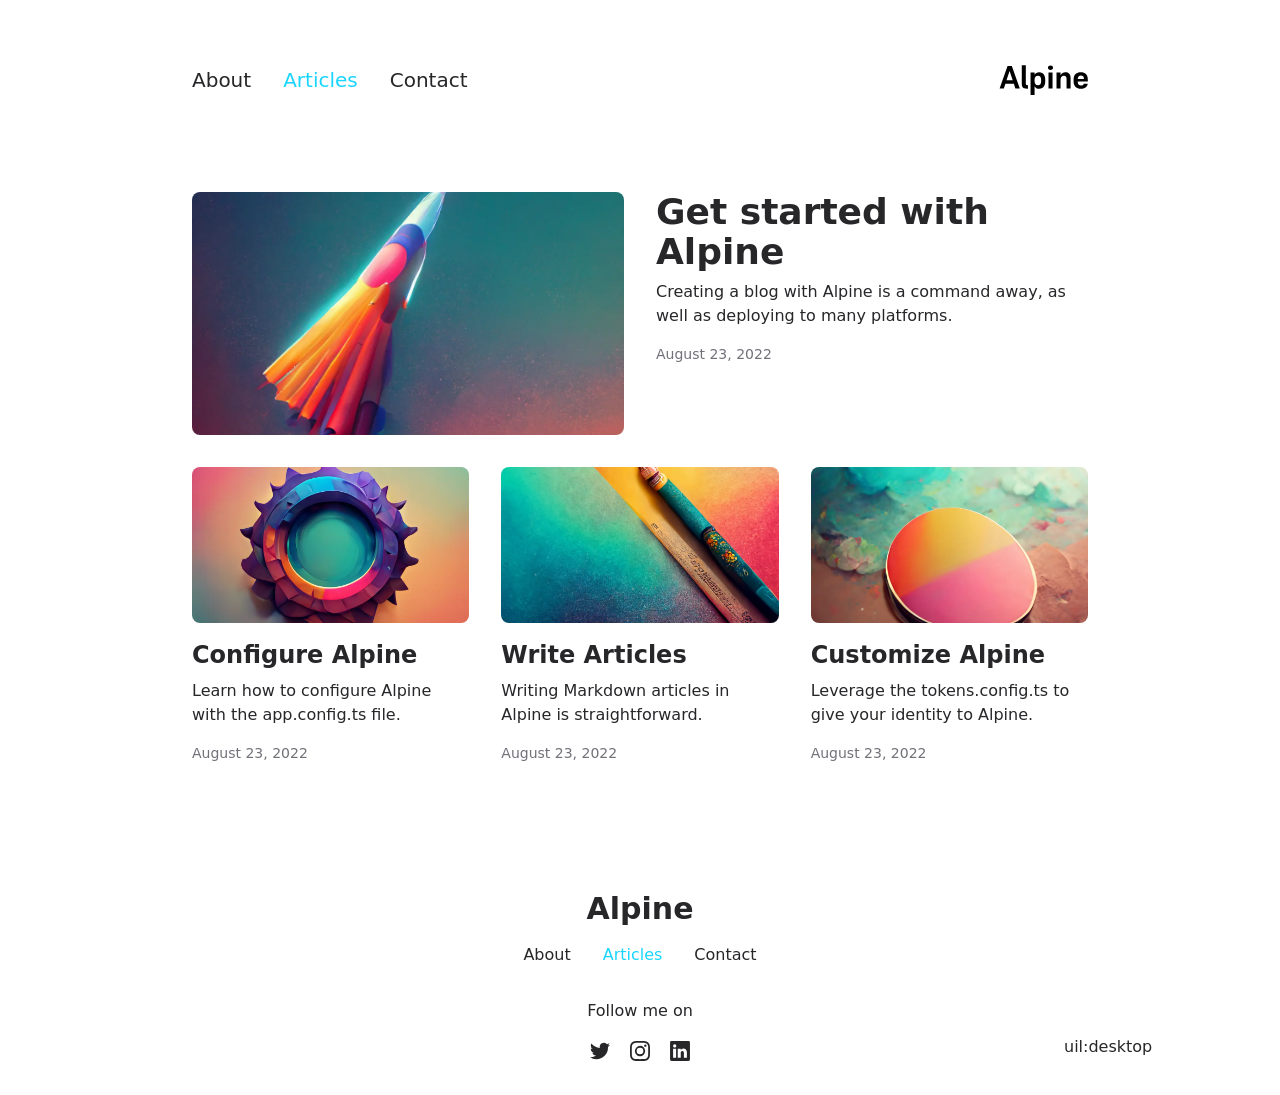
<file: articles/index.html>
<!DOCTYPE html><html  lang="en"><head><meta charset="utf-8">
<meta name="viewport" content="width=device-width, initial-scale=1">
<title>Articles</title>
<meta name="twitter:card" content="summary_large_image">
<meta name="description" content="Nuxt Test">
<meta property="og:description" content="Nuxt Test">
<meta property="og:image" content="/social-card-preview.png">
<meta property="og:image:width" content="400">
<meta property="og:image:height" content="300">
<meta property="og:image:alt" content="An image showcasing my project.">
<meta property="og:title" content="Articles">
<link rel="preload" as="fetch" crossorigin="anonymous" href="/articles/_payload.json?e35b6a72-955a-48e2-9844-63dcf79cf25d">
<link rel="stylesheet" href="/_nuxt/entry.5mNusYLx.css">
<link rel="stylesheet" href="/_nuxt/DocumentDrivenNotFound.CeUNcIAH.css">
<link rel="stylesheet" href="/_nuxt/ArticlesList.BAz23k8t.css">
<link rel="stylesheet" href="/_nuxt/ArticlesListItem.CeSgVWWi.css">
<link rel="stylesheet" href="/_nuxt/ProseA.CkQ8i-_m.css">
<link rel="stylesheet" href="/_nuxt/ProseCodeInline.D9-7R7B2.css">
<link rel="modulepreload" as="script" crossorigin href="/_nuxt/B6OWTG00.js">
<link rel="modulepreload" as="script" crossorigin href="/_nuxt/CCOSiSR-.js">
<link rel="modulepreload" as="script" crossorigin href="/_nuxt/Bn3HM7a7.js">
<link rel="modulepreload" as="script" crossorigin href="/_nuxt/n-SQgufE.js">
<link rel="modulepreload" as="script" crossorigin href="/_nuxt/D16uir7Y.js">
<link rel="modulepreload" as="script" crossorigin href="/_nuxt/C19ly9ij.js">
<link rel="modulepreload" as="script" crossorigin href="/_nuxt/C3N84328.js">
<link rel="modulepreload" as="script" crossorigin href="/_nuxt/BIWj66f4.js">
<link rel="modulepreload" as="script" crossorigin href="/_nuxt/BokQ3Tl4.js">
<link rel="modulepreload" as="script" crossorigin href="/_nuxt/yYFo52at.js">
<link rel="modulepreload" as="script" crossorigin href="/_nuxt/KGR4odu7.js">
<link rel="modulepreload" as="script" crossorigin href="/_nuxt/BcWussCh.js">
<link rel="modulepreload" as="script" crossorigin href="/_nuxt/B8RyuNI6.js">
<link rel="modulepreload" as="script" crossorigin href="/_nuxt/YsgKcJFJ.js">
<link rel="modulepreload" as="script" crossorigin href="/_nuxt/BFpIaGS_.js">
<link rel="prefetch" as="style" href="/_nuxt/article.D1-1997U.css">
<link rel="prefetch" as="script" crossorigin href="/_nuxt/I8AScPnk.js">
<link rel="prefetch" as="script" crossorigin href="/_nuxt/DAVwjqqn.js">
<link rel="prefetch" as="script" crossorigin href="/_nuxt/CKsn9oXa.js">
<link rel="prefetch" as="style" href="/_nuxt/useStudio.BB218yG3.css">
<link rel="prefetch" as="script" crossorigin href="/_nuxt/BPxGIZzj.js">
<link rel="prefetch" as="style" href="/_nuxt/error-404.BgJ0DaSj.css">
<link rel="prefetch" as="script" crossorigin href="/_nuxt/q2HdGHEo.js">
<link rel="prefetch" as="style" href="/_nuxt/error-500.COJOQdl4.css">
<link rel="prefetch" as="script" crossorigin href="/_nuxt/BbCTUGk8.js">
<script type="module" src="/_nuxt/B6OWTG00.js" crossorigin></script><style id="pinceau-runtime-hydratable">@media{.phy[--]{--puid:pl2jjM-v;}.pv-5Ot2_5{max-width:var(--elements-container-maxWidth);padding-left:var(--elements-container-padding-mobile);padding-right:var(--elements-container-padding-mobile);}@media (min-width: 475px){.pv-5Ot2_5{padding-left:var(--elements-container-padding-xs);padding-right:var(--elements-container-padding-xs);}}@media (min-width: 640px){.pv-5Ot2_5{padding-left:var(--elements-container-padding-sm);padding-right:var(--elements-container-padding-sm);}}@media (min-width: 768px){.pv-5Ot2_5{padding-left:var(--elements-container-padding-md);padding-right:var(--elements-container-padding-md);}}} </style><style id="pinceau-theme">@media { :root {--pinceau-mq: initial; --alpine-readableLine: 68ch;--alpine-backdrop-backgroundColor: #f4f4f5b3;--prose-code-inline-padding: 0.2rem 0.375rem 0.2rem 0.375rem;--prose-code-block-backdropFilter: contrast(1);--prose-code-block-border-style: solid;--prose-code-block-border-width: 1px;--prose-tbody-tr-borderBottom-style: dashed;--prose-tbody-tr-borderBottom-width: 1px;--prose-th-textAlign: inherit;--prose-thead-borderBottom-style: solid;--prose-thead-borderBottom-width: 1px;--prose-thead-border-style: solid;--prose-thead-border-width: 0px;--prose-table-textAlign: start;--prose-hr-width: 1px;--prose-hr-style: solid;--prose-li-listStylePosition: outside;--prose-ol-li-markerColor: currentColor;--prose-ol-paddingInlineStart: 21px;--prose-ol-listStyleType: decimal;--prose-ul-li-markerColor: currentColor;--prose-ul-paddingInlineStart: 21px;--prose-ul-listStyleType: disc;--prose-blockquote-border-style: solid;--prose-blockquote-border-width: 4px;--prose-blockquote-quotes: '201C' '201D' '2018' '2019';--prose-blockquote-paddingInlineStart: 24px;--prose-a-code-color-hover: currentColor;--prose-a-code-color-static: currentColor;--prose-a-hasCode-borderBottom: none;--prose-a-border-distance: 2px;--prose-a-border-color-hover: currentColor;--prose-a-border-color-static: currentColor;--prose-a-border-style-hover: solid;--prose-a-border-style-static: dashed;--prose-a-border-width: 1px;--prose-a-color-static: inherit;--prose-a-textDecoration: none;--prose-h6-margin: 3rem 0 2rem;--prose-h5-margin: 3rem 0 2rem;--prose-h4-margin: 3rem 0 2rem;--prose-h3-margin: 3rem 0 2rem;--prose-h2-margin: 3rem 0 2rem;--prose-h1-margin: 0 0 2rem;--prose-p-fontSize: 18px;--typography-lead-loose: 2;--typography-lead-relaxed: 1.625;--typography-lead-normal: 1.5;--typography-lead-snug: 1.375;--typography-lead-tight: 1.25;--typography-lead-none: 1;--typography-lead-10: 2.5rem;--typography-lead-9: 2.25rem;--typography-lead-8: 2rem;--typography-lead-7: 1.75rem;--typography-lead-6: 1.5rem;--typography-lead-5: 1.25rem;--typography-lead-4: 1rem;--typography-lead-3: .75rem;--typography-lead-2: .5rem;--typography-lead-1: .025rem;--typography-fontWeight-black: 900;--typography-fontWeight-extrabold: 800;--typography-fontWeight-bold: 700;--typography-fontWeight-semibold: 600;--typography-fontWeight-medium: 500;--typography-fontWeight-normal: 400;--typography-fontWeight-light: 300;--typography-fontWeight-extralight: 200;--typography-fontWeight-thin: 100;--typography-fontSize-9xl: 128px;--typography-fontSize-8xl: 96px;--typography-fontSize-7xl: 72px;--typography-fontSize-6xl: 60px;--typography-fontSize-5xl: 48px;--typography-fontSize-4xl: 36px;--typography-fontSize-3xl: 30px;--typography-fontSize-2xl: 24px;--typography-fontSize-xl: 20px;--typography-fontSize-lg: 18px;--typography-fontSize-base: 16px;--typography-fontSize-sm: 14px;--typography-fontSize-xs: 12px;--typography-letterSpacing-wide: 0.025em;--typography-letterSpacing-tight: -0.025em;--typography-verticalMargin-base: 24px;--typography-verticalMargin-sm: 16px;--elements-border-secondary-hover: [object Object];--elements-backdrop-background: #fffc;--elements-backdrop-filter: saturate(200%) blur(20px);--elements-container-maxWidth: 64rem;--lead-loose: 2;--lead-relaxed: 1.625;--lead-normal: 1.5;--lead-snug: 1.375;--lead-tight: 1.25;--lead-none: 1;--lead-10: 2.5rem;--lead-9: 2.25rem;--lead-8: 2rem;--lead-7: 1.75rem;--lead-6: 1.5rem;--lead-5: 1.25rem;--lead-4: 1rem;--lead-3: .75rem;--lead-2: .5rem;--lead-1: .025rem;--letterSpacing-widest: 0.1em;--letterSpacing-wider: 0.05em;--letterSpacing-wide: 0.025em;--letterSpacing-normal: 0em;--letterSpacing-tight: -0.025em;--letterSpacing-tighter: -0.05em;--fontSize-9xl: 8rem;--fontSize-8xl: 6rem;--fontSize-7xl: 4.5rem;--fontSize-6xl: 3.75rem;--fontSize-5xl: 3rem;--fontSize-4xl: 2.25rem;--fontSize-3xl: 1.875rem;--fontSize-2xl: 1.5rem;--fontSize-xl: 1.25rem;--fontSize-lg: 1.125rem;--fontSize-base: 1rem;--fontSize-sm: 0.875rem;--fontSize-xs: 0.75rem;--fontWeight-black: 900;--fontWeight-extrabold: 800;--fontWeight-bold: 700;--fontWeight-semibold: 600;--fontWeight-medium: 500;--fontWeight-normal: 400;--fontWeight-light: 300;--fontWeight-extralight: 200;--fontWeight-thin: 100;--font-mono: ui-monospace, SFMono-Regular, Menlo, Monaco, Consolas, Liberation Mono, Courier New, monospace;--font-serif: ui-serif, Georgia, Cambria, Times New Roman, Times, serif;--font-sans: ui-sans-serif, system-ui, -apple-system, BlinkMacSystemFont, Segoe UI, Roboto, Helvetica Neue, Arial, Noto Sans, sans-serif, Apple Color Emoji, Segoe UI Emoji, Segoe UI Symbol, Noto Color Emoji;--opacity-total: 1;--opacity-high: 0.8;--opacity-medium: 0.5;--opacity-soft: 0.3;--opacity-light: 0.15;--opacity-bright: 0.1;--opacity-noOpacity: 0;--borderWidth-lg: 3px;--borderWidth-md: 2px;--borderWidth-sm: 1px;--borderWidth-noBorder: 0;--space-rem-875: 0.875rem;--space-rem-625: 0.625rem;--space-rem-375: 0.375rem;--space-rem-125: 0.125rem;--space-px: 1px;--space-128: 32rem;--space-96: 24rem;--space-80: 20rem;--space-72: 18rem;--space-64: 16rem;--space-60: 15rem;--space-56: 14rem;--space-52: 13rem;--space-48: 12rem;--space-44: 11rem;--space-40: 10rem;--space-36: 9rem;--space-32: 8rem;--space-28: 7rem;--space-24: 6rem;--space-20: 5rem;--space-16: 4rem;--space-14: 3.5rem;--space-12: 3rem;--space-11: 2.75rem;--space-10: 2.5rem;--space-9: 2.25rem;--space-8: 2rem;--space-7: 1.75rem;--space-6: 1.5rem;--space-5: 1.25rem;--space-4: 1rem;--space-3: 0.75rem;--space-2: 0.5rem;--space-1: 0.25rem;--space-0: 0px;--size-full: 100%;--size-7xl: 80rem;--size-6xl: 72rem;--size-5xl: 64rem;--size-4xl: 56rem;--size-3xl: 48rem;--size-2xl: 42rem;--size-xl: 36rem;--size-lg: 32rem;--size-md: 28rem;--size-sm: 24rem;--size-xs: 20rem;--size-200: 200px;--size-104: 104px;--size-80: 80px;--size-64: 64px;--size-56: 56px;--size-48: 48px;--size-40: 40px;--size-32: 32px;--size-24: 24px;--size-20: 20px;--size-16: 16px;--size-12: 12px;--size-8: 8px;--size-6: 6px;--size-4: 4px;--size-2: 2px;--size-0: 0px;--radii-full: 9999px;--radii-3xl: 1.75rem;--radii-2xl: 1.5rem;--radii-xl: 1rem;--radii-lg: 0.75rem;--radii-md: 0.5rem;--radii-sm: 0.375rem;--radii-xs: 0.25rem;--radii-2xs: 0.125rem;--radii-none: 0px;--shadow-none: 0px 0px 0px 0px transparent;--shadow-lg: 0px 10px 15px -3px #000000, 0px 4px 6px -4px #000000;--shadow-md: 0px 4px 6px -1px #000000, 0px 2px 4px -2px #000000;--shadow-sm: 0px 1px 3px 0px #000000, 0px 1px 2px -1px #000000;--shadow-xs: 0px 1px 2px 0px #000000;--height-screen: 100vh;--width-screen: 100vw;--color-primary-900: #002e38;--color-primary-800: #005c70;--color-primary-700: #008aa9;--color-primary-600: #00b9e1;--color-primary-500: #1ad6ff;--color-primary-400: #40ddff;--color-primary-300: #66e4ff;--color-primary-200: #8deaff;--color-primary-100: #b3f1ff;--color-primary-50: #d9f8ff;--color-ruby-900: #380011;--color-ruby-800: #700021;--color-ruby-700: #a90032;--color-ruby-600: #e10043;--color-ruby-500: #ff1a5e;--color-ruby-400: #ff4079;--color-ruby-300: #ff6694;--color-ruby-200: #ff8dae;--color-ruby-100: #ffb3c9;--color-ruby-50: #ffd9e4;--color-pink-900: #380025;--color-pink-800: #70004b;--color-pink-700: #a90070;--color-pink-600: #e10095;--color-pink-500: #ff1ab2;--color-pink-400: #ff40bf;--color-pink-300: #ff66cc;--color-pink-200: #ff8dd8;--color-pink-100: #ffb3e5;--color-pink-50: #ffd9f2;--color-purple-900: #190038;--color-purple-800: #330070;--color-purple-700: #4c00a9;--color-purple-600: #6500e1;--color-purple-500: #811aff;--color-purple-400: #9640ff;--color-purple-300: #ab66ff;--color-purple-200: #c08dff;--color-purple-100: #d5b3ff;--color-purple-50: #ead9ff;--color-royalblue-900: #0b0531;--color-royalblue-800: #160a62;--color-royalblue-700: #211093;--color-royalblue-600: #2c15c4;--color-royalblue-500: #4127e8;--color-royalblue-400: #614bec;--color-royalblue-300: #806ff0;--color-royalblue-200: #a093f3;--color-royalblue-100: #c0b7f7;--color-royalblue-50: #dfdbfb;--color-indigoblue-900: #001238;--color-indigoblue-800: #002370;--color-indigoblue-700: #0035a9;--color-indigoblue-600: #0047e1;--color-indigoblue-500: #1a62ff;--color-indigoblue-400: #407cff;--color-indigoblue-300: #6696ff;--color-indigoblue-200: #8db0ff;--color-indigoblue-100: #b3cbff;--color-indigoblue-50: #d9e5ff;--color-blue-900: #002438;--color-blue-800: #004870;--color-blue-700: #006ca9;--color-blue-600: #0090e1;--color-blue-500: #1aadff;--color-blue-400: #40bbff;--color-blue-300: #66c8ff;--color-blue-200: #8dd6ff;--color-blue-100: #b3e4ff;--color-blue-50: #d9f1ff;--color-lightblue-900: #002e38;--color-lightblue-800: #005c70;--color-lightblue-700: #008aa9;--color-lightblue-600: #00b9e1;--color-lightblue-500: #1ad6ff;--color-lightblue-400: #40ddff;--color-lightblue-300: #66e4ff;--color-lightblue-200: #8deaff;--color-lightblue-100: #b3f1ff;--color-lightblue-50: #d9f8ff;--color-teal-900: #062a28;--color-teal-800: #0b544f;--color-teal-700: #117d77;--color-teal-600: #16a79e;--color-teal-500: #1cd1c6;--color-teal-400: #36e4da;--color-teal-300: #5fe9e1;--color-teal-200: #87efe9;--color-teal-100: #aff4f0;--color-teal-50: #d7faf8;--color-pear-900: #2a2b09;--color-pear-800: #545512;--color-pear-700: #7e801b;--color-pear-600: #a8aa24;--color-pear-500: #d0d32f;--color-pear-400: #d8da52;--color-pear-300: #e0e274;--color-pear-200: #e8e997;--color-pear-100: #eff0ba;--color-pear-50: #f7f8dc;--color-red-900: #380300;--color-red-800: #700700;--color-red-700: #a90a00;--color-red-600: #e10e00;--color-red-500: #ff281a;--color-red-400: #ff4c40;--color-red-300: #ff7066;--color-red-200: #ff948d;--color-red-100: #ffb7b3;--color-red-50: #ffdbd9;--color-orange-900: #381800;--color-orange-800: #702f00;--color-orange-700: #a94700;--color-orange-600: #e15e00;--color-orange-500: #ff7a1a;--color-orange-400: #ff9040;--color-orange-300: #ffa666;--color-orange-200: #ffbd8d;--color-orange-100: #ffd3b3;--color-orange-50: #ffe9d9;--color-yellow-900: #362b03;--color-yellow-800: #6d5605;--color-yellow-700: #a38108;--color-yellow-600: #daac0a;--color-yellow-500: #f5c828;--color-yellow-400: #f7d14c;--color-yellow-300: #f8da70;--color-yellow-200: #fae393;--color-yellow-100: #fcedb7;--color-yellow-50: #fdf6db;--color-green-900: #003f25;--color-green-800: #005e38;--color-green-700: #007e4a;--color-green-600: #009d5d;--color-green-500: #00bd6f;--color-green-400: #00dc82;--color-green-300: #30ffaa;--color-green-200: #83ffcc;--color-green-100: #acffdd;--color-green-50: #d6ffee;--color-gray-900: #18181B;--color-gray-800: #27272A;--color-gray-700: #3f3f46;--color-gray-600: #52525B;--color-gray-500: #71717A;--color-gray-400: #a1a1aa;--color-gray-300: #D4d4d8;--color-gray-200: #e4e4e7;--color-gray-100: #f4f4f5;--color-gray-50: #fafafa;--color-black: #0c0c0d;--color-white: #FFFFFF;--media-portrait: only screen and (orientation: portrait);--media-landscape: only screen and (orientation: landscape);--media-rm: (prefers-reduced-motion: reduce);--media-2xl: (min-width: 1536px);--media-xl: (min-width: 1280px);--media-lg: (min-width: 1024px);--media-md: (min-width: 768px);--media-sm: (min-width: 640px);--media-xs: (min-width: 475px);--alpine-body-color: var(--color-gray-800);--alpine-body-backgroundColor: var(--color-white);--prose-code-inline-fontWeight: var(--typography-fontWeight-normal);--prose-code-inline-fontSize: var(--typography-fontSize-sm);--prose-code-inline-borderRadius: var(--radii-xs);--prose-code-block-pre-padding: var(--typography-verticalMargin-sm);--prose-code-block-margin: var(--typography-verticalMargin-base) 0;--prose-code-block-fontSize: var(--typography-fontSize-sm);--prose-tbody-code-inline-fontSize: var(--typography-fontSize-sm);--prose-tbody-td-padding: var(--typography-verticalMargin-sm);--prose-th-fontWeight: var(--typography-fontWeight-semibold);--prose-th-padding: 0 var(--typography-verticalMargin-sm) var(--typography-verticalMargin-sm) var(--typography-verticalMargin-sm);--prose-table-lineHeight: var(--typography-lead-6);--prose-table-fontSize: var(--typography-fontSize-sm);--prose-table-margin: var(--typography-verticalMargin-base) 0;--prose-hr-margin: var(--typography-verticalMargin-base) 0;--prose-li-margin: var(--typography-verticalMargin-sm) 0;--prose-ol-margin: var(--typography-verticalMargin-base) 0;--prose-ul-margin: var(--typography-verticalMargin-base) 0;--prose-blockquote-margin: var(--typography-verticalMargin-base) 0;--prose-a-code-border-style: var(--prose-a-border-style-static);--prose-a-code-border-width: var(--prose-a-border-width);--prose-a-fontWeight: var(--typography-fontWeight-medium);--prose-img-margin: var(--typography-verticalMargin-base) 0;--prose-strong-fontWeight: var(--typography-fontWeight-semibold);--prose-h6-iconSize: var(--typography-fontSize-base);--prose-h6-fontWeight: var(--typography-fontWeight-semibold);--prose-h6-lineHeight: var(--typography-lead-normal);--prose-h6-fontSize: var(--typography-fontSize-lg);--prose-h5-iconSize: var(--typography-fontSize-lg);--prose-h5-fontWeight: var(--typography-fontWeight-semibold);--prose-h5-lineHeight: var(--typography-lead-snug);--prose-h5-fontSize: var(--typography-fontSize-xl);--prose-h4-iconSize: var(--typography-fontSize-lg);--prose-h4-letterSpacing: var(--typography-letterSpacing-tight);--prose-h4-fontWeight: var(--typography-fontWeight-semibold);--prose-h4-lineHeight: var(--typography-lead-snug);--prose-h4-fontSize: var(--typography-fontSize-2xl);--prose-h3-iconSize: var(--typography-fontSize-xl);--prose-h3-letterSpacing: var(--typography-letterSpacing-tight);--prose-h3-fontWeight: var(--typography-fontWeight-semibold);--prose-h3-lineHeight: var(--typography-lead-snug);--prose-h3-fontSize: var(--typography-fontSize-3xl);--prose-h2-iconSize: var(--typography-fontSize-2xl);--prose-h2-letterSpacing: var(--typography-letterSpacing-tight);--prose-h2-fontWeight: var(--typography-fontWeight-semibold);--prose-h2-lineHeight: var(--typography-lead-tight);--prose-h2-fontSize: var(--typography-fontSize-4xl);--prose-h1-iconSize: var(--typography-fontSize-3xl);--prose-h1-letterSpacing: var(--typography-letterSpacing-tight);--prose-h1-fontWeight: var(--typography-fontWeight-bold);--prose-h1-lineHeight: var(--typography-lead-tight);--prose-h1-fontSize: var(--typography-fontSize-5xl);--prose-p-br-margin: var(--typography-verticalMargin-base) 0 0 0;--prose-p-margin: var(--typography-verticalMargin-base) 0;--prose-p-lineHeight: var(--typography-lead-normal);--typography-color-primary-900: var(--color-primary-900);--typography-color-primary-800: var(--color-primary-800);--typography-color-primary-700: var(--color-primary-700);--typography-color-primary-600: var(--color-primary-600);--typography-color-primary-500: var(--color-primary-500);--typography-color-primary-400: var(--color-primary-400);--typography-color-primary-300: var(--color-primary-300);--typography-color-primary-200: var(--color-primary-200);--typography-color-primary-100: var(--color-primary-100);--typography-color-primary-50: var(--color-primary-50);--typography-font-code: var(--font-mono);--typography-font-body: var(--font-sans);--typography-font-display: var(--font-sans);--typography-body-backgroundColor: var(--color-white);--typography-body-color: var(--color-black);--elements-state-danger-borderColor-secondary: var(--color-red-200);--elements-state-danger-borderColor-primary: var(--color-red-100);--elements-state-danger-backgroundColor-secondary: var(--color-red-100);--elements-state-danger-backgroundColor-primary: var(--color-red-50);--elements-state-danger-color-secondary: var(--color-red-600);--elements-state-danger-color-primary: var(--color-red-500);--elements-state-warning-borderColor-secondary: var(--color-yellow-200);--elements-state-warning-borderColor-primary: var(--color-yellow-100);--elements-state-warning-backgroundColor-secondary: var(--color-yellow-100);--elements-state-warning-backgroundColor-primary: var(--color-yellow-50);--elements-state-warning-color-secondary: var(--color-yellow-700);--elements-state-warning-color-primary: var(--color-yellow-600);--elements-state-success-borderColor-secondary: var(--color-green-200);--elements-state-success-borderColor-primary: var(--color-green-100);--elements-state-success-backgroundColor-secondary: var(--color-green-100);--elements-state-success-backgroundColor-primary: var(--color-green-50);--elements-state-success-color-secondary: var(--color-green-600);--elements-state-success-color-primary: var(--color-green-500);--elements-state-info-borderColor-secondary: var(--color-blue-200);--elements-state-info-borderColor-primary: var(--color-blue-100);--elements-state-info-backgroundColor-secondary: var(--color-blue-100);--elements-state-info-backgroundColor-primary: var(--color-blue-50);--elements-state-info-color-secondary: var(--color-blue-600);--elements-state-info-color-primary: var(--color-blue-500);--elements-state-primary-borderColor-secondary: var(--color-primary-200);--elements-state-primary-borderColor-primary: var(--color-primary-100);--elements-state-primary-backgroundColor-secondary: var(--color-primary-100);--elements-state-primary-backgroundColor-primary: var(--color-primary-50);--elements-state-primary-color-secondary: var(--color-primary-700);--elements-state-primary-color-primary: var(--color-primary-600);--elements-surface-secondary-backgroundColor: var(--color-gray-200);--elements-surface-primary-backgroundColor: var(--color-gray-100);--elements-surface-background-base: var(--color-gray-100);--elements-border-secondary-static: var(--color-gray-200);--elements-border-primary-hover: var(--color-gray-200);--elements-border-primary-static: var(--color-gray-100);--elements-container-padding-md: var(--space-16);--elements-container-padding-sm: var(--space-12);--elements-container-padding-xs: var(--space-8);--elements-container-padding-mobile: var(--space-6);--elements-text-secondary-color-hover: var(--color-gray-700);--elements-text-secondary-color-static: var(--color-gray-500);--elements-text-primary-color-static: var(--color-gray-900);--text-6xl-lineHeight: var(--lead-none);--text-6xl-fontSize: var(--fontSize-6xl);--text-5xl-lineHeight: var(--lead-none);--text-5xl-fontSize: var(--fontSize-5xl);--text-4xl-lineHeight: var(--lead-10);--text-4xl-fontSize: var(--fontSize-4xl);--text-3xl-lineHeight: var(--lead-9);--text-3xl-fontSize: var(--fontSize-3xl);--text-2xl-lineHeight: var(--lead-8);--text-2xl-fontSize: var(--fontSize-2xl);--text-xl-lineHeight: var(--lead-7);--text-xl-fontSize: var(--fontSize-xl);--text-lg-lineHeight: var(--lead-7);--text-lg-fontSize: var(--fontSize-lg);--text-base-lineHeight: var(--lead-6);--text-base-fontSize: var(--fontSize-base);--text-sm-lineHeight: var(--lead-5);--text-sm-fontSize: var(--fontSize-sm);--text-xs-lineHeight: var(--lead-4);--text-xs-fontSize: var(--fontSize-xs);--shadow-2xl: 0px 25px 50px -12px var(--color-gray-900);--shadow-xl: 0px 20px 25px -5px var(--color-gray-400), 0px 8px 10px -6px #000000;--color-secondary-900: var(--color-gray-900);--color-secondary-800: var(--color-gray-800);--color-secondary-700: var(--color-gray-700);--color-secondary-600: var(--color-gray-600);--color-secondary-500: var(--color-gray-500);--color-secondary-400: var(--color-gray-400);--color-secondary-300: var(--color-gray-300);--color-secondary-200: var(--color-gray-200);--color-secondary-100: var(--color-gray-100);--color-secondary-50: var(--color-gray-50);--prose-a-code-background-hover: var(--typography-color-primary-50);--prose-a-code-border-color-hover: var(--typography-color-primary-500);--prose-a-color-hover: var(--typography-color-primary-500);--typography-color-secondary-900: var(--color-secondary-900);--typography-color-secondary-800: var(--color-secondary-800);--typography-color-secondary-700: var(--color-secondary-700);--typography-color-secondary-600: var(--color-secondary-600);--typography-color-secondary-500: var(--color-secondary-500);--typography-color-secondary-400: var(--color-secondary-400);--typography-color-secondary-300: var(--color-secondary-300);--typography-color-secondary-200: var(--color-secondary-200);--typography-color-secondary-100: var(--color-secondary-100);--typography-color-secondary-50: var(--color-secondary-50);--prose-code-inline-backgroundColor: var(--typography-color-secondary-100);--prose-code-inline-color: var(--typography-color-secondary-700);--prose-code-block-backgroundColor: var(--typography-color-secondary-100);--prose-code-block-color: var(--typography-color-secondary-700);--prose-code-block-border-color: var(--typography-color-secondary-200);--prose-tbody-tr-borderBottom-color: var(--typography-color-secondary-200);--prose-th-color: var(--typography-color-secondary-600);--prose-thead-borderBottom-color: var(--typography-color-secondary-200);--prose-thead-border-color: var(--typography-color-secondary-300);--prose-hr-color: var(--typography-color-secondary-200);--prose-blockquote-border-color: var(--typography-color-secondary-200);--prose-blockquote-color: var(--typography-color-secondary-500);--prose-a-code-border-color-static: var(--typography-color-secondary-400); } }@media { :root.dark {--pinceau-mq: dark; --alpine-backdrop-backgroundColor: #18181bb3;--prose-code-block-backdropFilter: contrast(1);--prose-ol-li-markerColor: currentColor;--prose-ul-li-markerColor: currentColor;--prose-a-code-color-hover: currentColor;--prose-a-code-color-static: currentColor;--prose-a-border-color-hover: currentColor;--prose-a-border-color-static: currentColor;--prose-a-color-static: inherit;--elements-backdrop-background: #0c0d0ccc;--alpine-body-color: var(--color-gray-200);--alpine-body-backgroundColor: var(--color-black);--typography-body-backgroundColor: var(--color-black);--typography-body-color: var(--color-white);--elements-state-danger-borderColor-secondary: var(--color-red-700);--elements-state-danger-borderColor-primary: var(--color-red-800);--elements-state-danger-backgroundColor-secondary: var(--color-red-800);--elements-state-danger-backgroundColor-primary: var(--color-red-900);--elements-state-danger-color-secondary: var(--color-red-200);--elements-state-danger-color-primary: var(--color-red-300);--elements-state-warning-borderColor-secondary: var(--color-yellow-700);--elements-state-warning-borderColor-primary: var(--color-yellow-800);--elements-state-warning-backgroundColor-secondary: var(--color-yellow-800);--elements-state-warning-backgroundColor-primary: var(--color-yellow-900);--elements-state-warning-color-secondary: var(--color-yellow-200);--elements-state-warning-color-primary: var(--color-yellow-400);--elements-state-success-borderColor-secondary: var(--color-green-700);--elements-state-success-borderColor-primary: var(--color-green-800);--elements-state-success-backgroundColor-secondary: var(--color-green-800);--elements-state-success-backgroundColor-primary: var(--color-green-900);--elements-state-success-color-secondary: var(--color-green-200);--elements-state-success-color-primary: var(--color-green-400);--elements-state-info-borderColor-secondary: var(--color-blue-700);--elements-state-info-borderColor-primary: var(--color-blue-800);--elements-state-info-backgroundColor-secondary: var(--color-blue-800);--elements-state-info-backgroundColor-primary: var(--color-blue-900);--elements-state-info-color-secondary: var(--color-blue-200);--elements-state-info-color-primary: var(--color-blue-400);--elements-state-primary-borderColor-secondary: var(--color-primary-700);--elements-state-primary-borderColor-primary: var(--color-primary-800);--elements-state-primary-backgroundColor-secondary: var(--color-primary-800);--elements-state-primary-backgroundColor-primary: var(--color-primary-900);--elements-state-primary-color-secondary: var(--color-primary-200);--elements-state-primary-color-primary: var(--color-primary-400);--elements-surface-secondary-backgroundColor: var(--color-gray-800);--elements-surface-primary-backgroundColor: var(--color-gray-900);--elements-surface-background-base: var(--color-gray-900);--elements-border-secondary-static: var(--color-gray-800);--elements-border-primary-hover: var(--color-gray-800);--elements-border-primary-static: var(--color-gray-900);--elements-text-secondary-color-hover: var(--color-gray-200);--elements-text-secondary-color-static: var(--color-gray-400);--elements-text-primary-color-static: var(--color-gray-50);--prose-a-code-background-hover: var(--typography-color-primary-900);--prose-a-code-border-color-hover: var(--typography-color-primary-600);--prose-a-color-hover: var(--typography-color-primary-400);--prose-code-inline-backgroundColor: var(--typography-color-secondary-800);--prose-code-inline-color: var(--typography-color-secondary-200);--prose-code-block-backgroundColor: var(--typography-color-secondary-900);--prose-code-block-color: var(--typography-color-secondary-200);--prose-code-block-border-color: var(--typography-color-secondary-800);--prose-tbody-tr-borderBottom-color: var(--typography-color-secondary-800);--prose-th-color: var(--typography-color-secondary-400);--prose-thead-borderBottom-color: var(--typography-color-secondary-800);--prose-thead-border-color: var(--typography-color-secondary-600);--prose-hr-color: var(--typography-color-secondary-800);--prose-blockquote-border-color: var(--typography-color-secondary-700);--prose-blockquote-color: var(--typography-color-secondary-400);--prose-a-code-border-color-static: var(--typography-color-secondary-600); } }</style><script>"use strict";(()=>{const a=window,e=document.documentElement,c=window.localStorage,d=["dark","light"],n=c&&c.getItem&&c.getItem("nuxt-color-mode")||"system";let l=n==="system"?f():n;const i=e.getAttribute("data-color-mode-forced");i&&(l=i),r(l),a["__NUXT_COLOR_MODE__"]={preference:n,value:l,getColorScheme:f,addColorScheme:r,removeColorScheme:u};function r(o){const t=""+o+"",s="";e.classList?e.classList.add(t):e.className+=" "+t,s&&e.setAttribute("data-"+s,o)}function u(o){const t=""+o+"",s="";e.classList?e.classList.remove(t):e.className=e.className.replace(new RegExp(t,"g"),""),s&&e.removeAttribute("data-"+s)}function m(o){return a.matchMedia("(prefers-color-scheme"+o+")")}function f(){if(a.matchMedia&&m("").media!=="not all"){for(const o of d)if(m(":"+o).matches)return o}return"light"}})();
</script></head><body><div id="__nuxt"><div class="container pv-5Ot2_5 pc-pl2jjM app-layout" data-v-5ca44ceb data-v-89ccd14e><!--[--><div class="nuxt-progress" style="width:0%;height:3px;opacity:0;background-size:Infinity% auto;" data-v-5ca44ceb></div><header class="right" data-v-5ca44ceb data-v-ace7dc26><div class="menu" data-v-ace7dc26><button aria-label="Navigation Menu" data-v-ace7dc26><svg width="24" height="24" viewBox="0 0 68 68" fill="currentColor" xmlns="http://www.w3.org/2000/svg" data-v-ace7dc26><path d="M8 34C8 32.1362 8 31.2044 8.30448 30.4693C8.71046 29.4892 9.48915 28.7105 10.4693 28.3045C11.2044 28 12.1362 28 14 28C15.8638 28 16.7956 28 17.5307 28.3045C18.5108 28.7105 19.2895 29.4892 19.6955 30.4693C20 31.2044 20 32.1362 20 34C20 35.8638 20 36.7956 19.6955 37.5307C19.2895 38.5108 18.5108 39.2895 17.5307 39.6955C16.7956 40 15.8638 40 14 40C12.1362 40 11.2044 40 10.4693 39.6955C9.48915 39.2895 8.71046 38.5108 8.30448 37.5307C8 36.7956 8 35.8638 8 34Z" data-v-ace7dc26></path><path d="M28 34C28 32.1362 28 31.2044 28.3045 30.4693C28.7105 29.4892 29.4892 28.7105 30.4693 28.3045C31.2044 28 32.1362 28 34 28C35.8638 28 36.7956 28 37.5307 28.3045C38.5108 28.7105 39.2895 29.4892 39.6955 30.4693C40 31.2044 40 32.1362 40 34C40 35.8638 40 36.7956 39.6955 37.5307C39.2895 38.5108 38.5108 39.2895 37.5307 39.6955C36.7956 40 35.8638 40 34 40C32.1362 40 31.2044 40 30.4693 39.6955C29.4892 39.2895 28.7105 38.5108 28.3045 37.5307C28 36.7956 28 35.8638 28 34Z" data-v-ace7dc26></path><path d="M48 34C48 32.1362 48 31.2044 48.3045 30.4693C48.7105 29.4892 49.4892 28.7105 50.4693 28.3045C51.2044 28 52.1362 28 54 28C55.8638 28 56.7956 28 57.5307 28.3045C58.5108 28.7105 59.2895 29.4892 59.6955 30.4693C60 31.2044 60 32.1362 60 34C60 35.8638 60 36.7956 59.6955 37.5307C59.2895 38.5108 58.5108 39.2895 57.5307 39.6955C56.7956 40 55.8638 40 54 40C52.1362 40 51.2044 40 50.4693 39.6955C49.4892 39.2895 48.7105 38.5108 48.3045 37.5307C48 36.7956 48 35.8638 48 34Z" data-v-ace7dc26></path></svg></button></div><div class="overlay" data-v-ace7dc26><nav data-v-ace7dc26 data-v-887c6ba4><ul data-v-887c6ba4><!--[--><li data-v-887c6ba4><a href="/" class="" data-v-887c6ba4><span class="underline-fx" data-v-887c6ba4></span> About</a></li><li data-v-887c6ba4><a aria-current="page" href="/articles" class="router-link-active router-link-exact-active" data-v-887c6ba4><span class="underline-fx" data-v-887c6ba4></span> Articles</a></li><li data-v-887c6ba4><a href="/contact" class="" data-v-887c6ba4><span class="underline-fx" data-v-887c6ba4></span> Contact</a></li><!--]--></ul></nav></div><div class="logo" data-v-ace7dc26><a href="/" class="" data-v-ace7dc26><img src="/logo-dark.svg" class="dark-img" alt="alpine" width="89" height="31" data-v-ace7dc26><img src="/logo.svg" class="light-img" alt="alpine" width="89" height="31" data-v-ace7dc26></a></div><div class="main-nav" data-v-ace7dc26><nav data-v-ace7dc26 data-v-887c6ba4><ul data-v-887c6ba4><!--[--><li data-v-887c6ba4><a href="/" class="" data-v-887c6ba4><span class="underline-fx" data-v-887c6ba4></span> About</a></li><li data-v-887c6ba4><a aria-current="page" href="/articles" class="router-link-active router-link-exact-active" data-v-887c6ba4><span class="underline-fx" data-v-887c6ba4></span> Articles</a></li><li data-v-887c6ba4><a href="/contact" class="" data-v-887c6ba4><span class="underline-fx" data-v-887c6ba4></span> Contact</a></li><!--]--></ul></nav></div></header><!--[--><div class="document-driven-page"><main><!--[--><div><div class="articles-list" data-v-75ae78a0><div class="featured" data-v-75ae78a0><article class="featured" data-v-75ae78a0 data-v-c247991e><div class="image" data-v-c247991e><!----><a href="/articles/get-started" class="" data-v-c247991e><img src="/articles/get-started.webp" alt="Get started with Alpine" width="16" height="9" data-v-c247991e></a></div><div class="content" data-v-c247991e><a href="/articles/get-started" class="headline" data-v-c247991e><h1 data-v-c247991e>Get started with Alpine</h1></a><p class="description" data-v-c247991e>Creating a blog with Alpine is a command away, as well as deploying to many platforms.</p><time data-v-c247991e>August 23, 2022</time></div></article></div><div class="layout" data-v-75ae78a0><!--[--><article class="" data-v-75ae78a0 data-v-c247991e><div class="image" data-v-c247991e><!----><a href="/articles/configure" class="" data-v-c247991e><img src="/articles/configure-alpine.webp" alt="Configure Alpine" width="16" height="9" data-v-c247991e></a></div><div class="content" data-v-c247991e><a href="/articles/configure" class="headline" data-v-c247991e><h1 data-v-c247991e>Configure Alpine</h1></a><p class="description" data-v-c247991e>Learn how to configure Alpine with the app.config.ts file.</p><time data-v-c247991e>August 23, 2022</time></div></article><article class="" data-v-75ae78a0 data-v-c247991e><div class="image" data-v-c247991e><!----><a href="/articles/write-articles" class="" data-v-c247991e><img src="/articles/write-articles.webp" alt="Write Articles" width="16" height="9" data-v-c247991e></a></div><div class="content" data-v-c247991e><a href="/articles/write-articles" class="headline" data-v-c247991e><h1 data-v-c247991e>Write Articles</h1></a><p class="description" data-v-c247991e>Writing Markdown articles in Alpine is straightforward.</p><time data-v-c247991e>August 23, 2022</time></div></article><article class="" data-v-75ae78a0 data-v-c247991e><div class="image" data-v-c247991e><!----><a href="/articles/design-tokens" class="" data-v-c247991e><img src="/articles/design-tokens.webp" alt="Customize Alpine" width="16" height="9" data-v-c247991e></a></div><div class="content" data-v-c247991e><a href="/articles/design-tokens" class="headline" data-v-c247991e><h1 data-v-c247991e>Customize Alpine</h1></a><p class="description" data-v-c247991e>Leverage the tokens.config.ts to give your identity to Alpine.</p><time data-v-c247991e>August 23, 2022</time></div></article><!--]--></div></div></div><!--]--></main></div><!--]--><footer class="center" data-v-5ca44ceb data-v-99b9f9fc><a href="https://www.github.com/nuxt-themes/alpine" rel="noopener noreferrer" class="credits" data-v-99b9f9fc>Alpine</a><div class="navigation" data-v-99b9f9fc><nav data-v-99b9f9fc data-v-887c6ba4><ul data-v-887c6ba4><!--[--><li data-v-887c6ba4><a href="/" class="" data-v-887c6ba4><span class="underline-fx" data-v-887c6ba4></span> About</a></li><li data-v-887c6ba4><a aria-current="page" href="/articles" class="router-link-active router-link-exact-active" data-v-887c6ba4><span class="underline-fx" data-v-887c6ba4></span> Articles</a></li><li data-v-887c6ba4><a href="/contact" class="" data-v-887c6ba4><span class="underline-fx" data-v-887c6ba4></span> Contact</a></li><!--]--></ul></nav></div><p class="message" data-v-99b9f9fc>Follow me on</p><div class="icons" data-v-99b9f9fc><div class="social" data-v-99b9f9fc><!--[--><a href="https://twitter.com/nuxtlabs" rel="noopener noreferrer" target="_blank" title="nuxtlabs" aria-label="nuxtlabs" data-v-b5da0809><svg xmlns="http://www.w3.org/2000/svg" xmlns:xlink="http://www.w3.org/1999/xlink" aria-hidden="true" role="img" class="icon" data-v-b5da0809 style="" width="1em" height="1em" viewBox="0 0 24 24" data-v-121c6e7d><path fill="currentColor" d="M22 5.8a8.49 8.49 0 0 1-2.36.64a4.13 4.13 0 0 0 1.81-2.27a8.21 8.21 0 0 1-2.61 1a4.1 4.1 0 0 0-7 3.74a11.64 11.64 0 0 1-8.45-4.29a4.16 4.16 0 0 0-.55 2.07a4.09 4.09 0 0 0 1.82 3.41a4.05 4.05 0 0 1-1.86-.51v.05a4.1 4.1 0 0 0 3.3 4a3.93 3.93 0 0 1-1.1.17a4.9 4.9 0 0 1-.77-.07a4.11 4.11 0 0 0 3.83 2.84A8.22 8.22 0 0 1 3 18.34a7.93 7.93 0 0 1-1-.06a11.57 11.57 0 0 0 6.29 1.85A11.59 11.59 0 0 0 20 8.45v-.53a8.43 8.43 0 0 0 2-2.12"/></svg></a><a href="https://instagram.com/atinuxt" rel="noopener noreferrer" target="_blank" title="atinuxt" aria-label="atinuxt" data-v-b5da0809><svg xmlns="http://www.w3.org/2000/svg" xmlns:xlink="http://www.w3.org/1999/xlink" aria-hidden="true" role="img" class="icon" data-v-b5da0809 style="" width="1em" height="1em" viewBox="0 0 24 24" data-v-121c6e7d><path fill="currentColor" d="M17.34 5.46a1.2 1.2 0 1 0 1.2 1.2a1.2 1.2 0 0 0-1.2-1.2m4.6 2.42a7.59 7.59 0 0 0-.46-2.43a4.94 4.94 0 0 0-1.16-1.77a4.7 4.7 0 0 0-1.77-1.15a7.3 7.3 0 0 0-2.43-.47C15.06 2 14.72 2 12 2s-3.06 0-4.12.06a7.3 7.3 0 0 0-2.43.47a4.78 4.78 0 0 0-1.77 1.15a4.7 4.7 0 0 0-1.15 1.77a7.3 7.3 0 0 0-.47 2.43C2 8.94 2 9.28 2 12s0 3.06.06 4.12a7.3 7.3 0 0 0 .47 2.43a4.7 4.7 0 0 0 1.15 1.77a4.78 4.78 0 0 0 1.77 1.15a7.3 7.3 0 0 0 2.43.47C8.94 22 9.28 22 12 22s3.06 0 4.12-.06a7.3 7.3 0 0 0 2.43-.47a4.7 4.7 0 0 0 1.77-1.15a4.85 4.85 0 0 0 1.16-1.77a7.59 7.59 0 0 0 .46-2.43c0-1.06.06-1.4.06-4.12s0-3.06-.06-4.12M20.14 16a5.61 5.61 0 0 1-.34 1.86a3.06 3.06 0 0 1-.75 1.15a3.19 3.19 0 0 1-1.15.75a5.61 5.61 0 0 1-1.86.34c-1 .05-1.37.06-4 .06s-3 0-4-.06a5.73 5.73 0 0 1-1.94-.3a3.27 3.27 0 0 1-1.1-.75a3 3 0 0 1-.74-1.15a5.54 5.54 0 0 1-.4-1.9c0-1-.06-1.37-.06-4s0-3 .06-4a5.54 5.54 0 0 1 .35-1.9A3 3 0 0 1 5 5a3.14 3.14 0 0 1 1.1-.8A5.73 5.73 0 0 1 8 3.86c1 0 1.37-.06 4-.06s3 0 4 .06a5.61 5.61 0 0 1 1.86.34a3.06 3.06 0 0 1 1.19.8a3.06 3.06 0 0 1 .75 1.1a5.61 5.61 0 0 1 .34 1.9c.05 1 .06 1.37.06 4s-.01 3-.06 4M12 6.87A5.13 5.13 0 1 0 17.14 12A5.12 5.12 0 0 0 12 6.87m0 8.46A3.33 3.33 0 1 1 15.33 12A3.33 3.33 0 0 1 12 15.33"/></svg></a><a href="https://www.linkedin.com/company/nuxtlabs" rel="noopener noreferrer" target="_blank" title="LinkedIn" aria-label="LinkedIn" data-v-b5da0809><svg xmlns="http://www.w3.org/2000/svg" xmlns:xlink="http://www.w3.org/1999/xlink" aria-hidden="true" role="img" class="icon" data-v-b5da0809 style="" width="1em" height="1em" viewBox="0 0 24 24" data-v-121c6e7d><path fill="currentColor" d="M20.47 2H3.53a1.45 1.45 0 0 0-1.47 1.43v17.14A1.45 1.45 0 0 0 3.53 22h16.94a1.45 1.45 0 0 0 1.47-1.43V3.43A1.45 1.45 0 0 0 20.47 2M8.09 18.74h-3v-9h3ZM6.59 8.48a1.56 1.56 0 1 1 0-3.12a1.57 1.57 0 1 1 0 3.12m12.32 10.26h-3v-4.83c0-1.21-.43-2-1.52-2A1.65 1.65 0 0 0 12.85 13a2 2 0 0 0-.1.73v5h-3v-9h3V11a3 3 0 0 1 2.71-1.5c2 0 3.45 1.29 3.45 4.06Z"/></svg></a><!--]--></div><div class="color-mode-switch" data-v-99b9f9fc><button aria-label="Color Mode" data-v-99b9f9fc data-v-0efd664b><span data-v-0efd664b></span></button></div></div></footer><!--]--></div></div><div id="teleports"></div><script type="application/json" id="__NUXT_DATA__" data-ssr="true" data-src="/articles/_payload.json?e35b6a72-955a-48e2-9844-63dcf79cf25d">[{"state":1,"once":79,"_errors":81,"serverRendered":51,"path":7,"prerenderedAt":84},["Reactive",2],{"$sdd-pages":3,"$sdd-surrounds":29,"$sdd-globals":47,"$scolor-mode":49,"$sdd-navigation":52,"$sicons":70},["ShallowRef",4],["ShallowReactive",5],{"/articles":6},{"_path":7,"_dir":8,"_draft":9,"_partial":9,"_locale":8,"title":10,"description":8,"layout":11,"body":12,"_type":24,"_id":25,"_source":26,"_file":27,"_extension":28},"/articles","",false,"Articles","page",{"type":13,"children":14,"toc":21},"root",[15],{"type":16,"tag":17,"props":18,"children":20},"element","articles-list",{"path":19},"articles",[],{"title":8,"searchDepth":22,"depth":22,"links":23},2,[],"markdown","content:2.articles.md","content","2.articles.md","md",["ShallowRef",30],["ShallowReactive",31],{"/articles":32},[33,42],{"_path":34,"_dir":8,"_draft":9,"_partial":9,"_locale":8,"title":35,"description":36,"layout":37,"head":38,"_type":24,"_id":40,"_source":26,"_file":41,"_extension":28},"/","About","Nuxt Test","default",{"title":39},"Launchpad","content:1.index.md","1.index.md",{"_path":43,"_dir":8,"_draft":9,"_partial":9,"_locale":8,"title":44,"description":8,"layout":37,"_type":24,"_id":45,"_source":26,"_file":46,"_extension":28},"/contact","Contact","content:3.contact.md","3.contact.md",["ShallowRef",48],{},{"preference":50,"value":50,"unknown":51,"forced":9},"system",true,[53,54,69],{"title":35,"_path":34,"layout":37},{"title":10,"_path":7,"children":55,"layout":11},[56,60,63,66],{"title":57,"_path":58,"layout":59},"Get started with Alpine","/articles/get-started","article",{"title":61,"_path":62,"layout":59},"Configure Alpine","/articles/configure",{"title":64,"_path":65,"layout":59},"Write Articles","/articles/write-articles",{"title":67,"_path":68,"layout":59},"Customize Alpine","/articles/design-tokens",{"title":44,"_path":43,"layout":37},{"uil:twitter":71,"uil:instagram":75,"uil:linkedin":77},{"left":72,"top":72,"width":73,"height":73,"rotate":72,"vFlip":9,"hFlip":9,"body":74},0,24,"\u003Cpath fill=\"currentColor\" d=\"M22 5.8a8.49 8.49 0 0 1-2.36.64a4.13 4.13 0 0 0 1.81-2.27a8.21 8.21 0 0 1-2.61 1a4.1 4.1 0 0 0-7 3.74a11.64 11.64 0 0 1-8.45-4.29a4.16 4.16 0 0 0-.55 2.07a4.09 4.09 0 0 0 1.82 3.41a4.05 4.05 0 0 1-1.86-.51v.05a4.1 4.1 0 0 0 3.3 4a3.93 3.93 0 0 1-1.1.17a4.9 4.9 0 0 1-.77-.07a4.11 4.11 0 0 0 3.83 2.84A8.22 8.22 0 0 1 3 18.34a7.93 7.93 0 0 1-1-.06a11.57 11.57 0 0 0 6.29 1.85A11.59 11.59 0 0 0 20 8.45v-.53a8.43 8.43 0 0 0 2-2.12\"/>",{"left":72,"top":72,"width":73,"height":73,"rotate":72,"vFlip":9,"hFlip":9,"body":76},"\u003Cpath fill=\"currentColor\" d=\"M17.34 5.46a1.2 1.2 0 1 0 1.2 1.2a1.2 1.2 0 0 0-1.2-1.2m4.6 2.42a7.59 7.59 0 0 0-.46-2.43a4.94 4.94 0 0 0-1.16-1.77a4.7 4.7 0 0 0-1.77-1.15a7.3 7.3 0 0 0-2.43-.47C15.06 2 14.72 2 12 2s-3.06 0-4.12.06a7.3 7.3 0 0 0-2.43.47a4.78 4.78 0 0 0-1.77 1.15a4.7 4.7 0 0 0-1.15 1.77a7.3 7.3 0 0 0-.47 2.43C2 8.94 2 9.28 2 12s0 3.06.06 4.12a7.3 7.3 0 0 0 .47 2.43a4.7 4.7 0 0 0 1.15 1.77a4.78 4.78 0 0 0 1.77 1.15a7.3 7.3 0 0 0 2.43.47C8.94 22 9.28 22 12 22s3.06 0 4.12-.06a7.3 7.3 0 0 0 2.43-.47a4.7 4.7 0 0 0 1.77-1.15a4.85 4.85 0 0 0 1.16-1.77a7.59 7.59 0 0 0 .46-2.43c0-1.06.06-1.4.06-4.12s0-3.06-.06-4.12M20.14 16a5.61 5.61 0 0 1-.34 1.86a3.06 3.06 0 0 1-.75 1.15a3.19 3.19 0 0 1-1.15.75a5.61 5.61 0 0 1-1.86.34c-1 .05-1.37.06-4 .06s-3 0-4-.06a5.73 5.73 0 0 1-1.94-.3a3.27 3.27 0 0 1-1.1-.75a3 3 0 0 1-.74-1.15a5.54 5.54 0 0 1-.4-1.9c0-1-.06-1.37-.06-4s0-3 .06-4a5.54 5.54 0 0 1 .35-1.9A3 3 0 0 1 5 5a3.14 3.14 0 0 1 1.1-.8A5.73 5.73 0 0 1 8 3.86c1 0 1.37-.06 4-.06s3 0 4 .06a5.61 5.61 0 0 1 1.86.34a3.06 3.06 0 0 1 1.19.8a3.06 3.06 0 0 1 .75 1.1a5.61 5.61 0 0 1 .34 1.9c.05 1 .06 1.37.06 4s-.01 3-.06 4M12 6.87A5.13 5.13 0 1 0 17.14 12A5.12 5.12 0 0 0 12 6.87m0 8.46A3.33 3.33 0 1 1 15.33 12A3.33 3.33 0 0 1 12 15.33\"/>",{"left":72,"top":72,"width":73,"height":73,"rotate":72,"vFlip":9,"hFlip":9,"body":78},"\u003Cpath fill=\"currentColor\" d=\"M20.47 2H3.53a1.45 1.45 0 0 0-1.47 1.43v17.14A1.45 1.45 0 0 0 3.53 22h16.94a1.45 1.45 0 0 0 1.47-1.43V3.43A1.45 1.45 0 0 0 20.47 2M8.09 18.74h-3v-9h3ZM6.59 8.48a1.56 1.56 0 1 1 0-3.12a1.57 1.57 0 1 1 0 3.12m12.32 10.26h-3v-4.83c0-1.21-.43-2-1.52-2A1.65 1.65 0 0 0 12.85 13a2 2 0 0 0-.1.73v5h-3v-9h3V11a3 3 0 0 1 2.71-1.5c2 0 3.45 1.29 3.45 4.06Z\"/>",["Reactive",80],["Set"],["Reactive",82],{"articles":83},null,1717911435728]</script>
<script>window.__NUXT__={};window.__NUXT__.config={public:{FORMSPREE_URL:"",plausible:{hashMode:false,trackLocalhost:false,domain:"",apiHost:"https://plausible.io",autoPageviews:true,autoOutboundTracking:false},studio:{apiURL:"https://api.nuxt.studio"},mdc:{components:{prose:true,map:{p:"prose-p",a:"prose-a",blockquote:"prose-blockquote","code-inline":"prose-code-inline",code:"ProseCodeInline",em:"prose-em",h1:"prose-h1",h2:"prose-h2",h3:"prose-h3",h4:"prose-h4",h5:"prose-h5",h6:"prose-h6",hr:"prose-hr",img:"prose-img",ul:"prose-ul",ol:"prose-ol",li:"prose-li",strong:"prose-strong",table:"prose-table",thead:"prose-thead",tbody:"prose-tbody",td:"prose-td",th:"prose-th",tr:"prose-tr"}},headings:{anchorLinks:{h1:false,h2:true,h3:true,h4:true,h5:false,h6:false}}},content:{locales:[],defaultLocale:"",integrity:1717911416380,experimental:{stripQueryParameters:false,advanceQuery:false,clientDB:false},respectPathCase:false,api:{baseURL:"/api/_content"},navigation:{fields:["navTitle","layout"]},tags:{p:"prose-p",a:"prose-a",blockquote:"prose-blockquote","code-inline":"prose-code-inline",code:"ProseCodeInline",em:"prose-em",h1:"prose-h1",h2:"prose-h2",h3:"prose-h3",h4:"prose-h4",h5:"prose-h5",h6:"prose-h6",hr:"prose-hr",img:"prose-img",ul:"prose-ul",ol:"prose-ol",li:"prose-li",strong:"prose-strong",table:"prose-table",thead:"prose-thead",tbody:"prose-tbody",td:"prose-td",th:"prose-th",tr:"prose-tr"},highlight:{theme:{default:"github-light",dark:"github-dark"},preload:["json","js","ts","html","css","vue","diff","shell","markdown","yaml","bash","ini","c","cpp"],highlighter:"shiki",langs:["js","jsx","json","ts","tsx","vue","css","html","vue","bash","md","mdc","yaml","json","js","ts","html","css","vue","diff","shell","markdown","yaml","bash","ini","c","cpp"]},wsUrl:"",documentDriven:{page:true,navigation:true,surround:true,globals:{},layoutFallbacks:["theme"],injectPage:true},host:"",trailingSlash:false,search:"",contentHead:true,anchorLinks:{depth:4,exclude:[1]}}},app:{baseURL:"/",buildAssetsDir:"/_nuxt/",cdnURL:""}}</script></body></html>
</file>
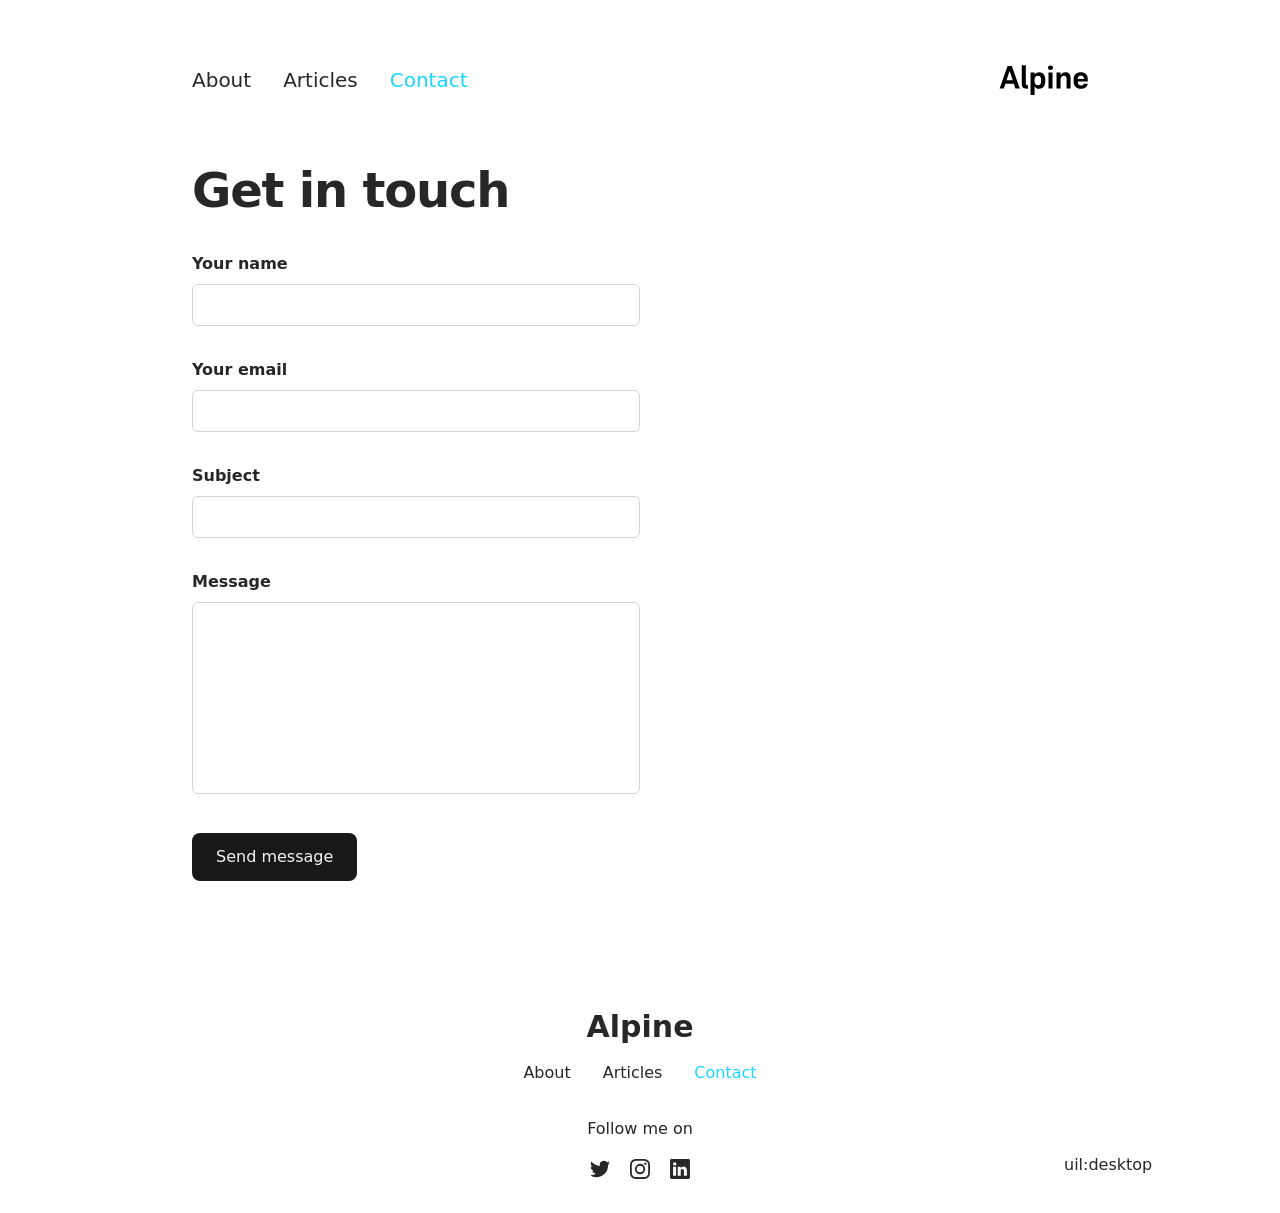
<file: contact/index.html>
<!DOCTYPE html><html  lang="en"><head><meta charset="utf-8">
<meta name="viewport" content="width=device-width, initial-scale=1">
<title>Contact</title>
<meta name="twitter:card" content="summary_large_image">
<meta name="description" content="Nuxt Test">
<meta property="og:description" content="Nuxt Test">
<meta property="og:image" content="/social-card-preview.png">
<meta property="og:image:width" content="400">
<meta property="og:image:height" content="300">
<meta property="og:image:alt" content="An image showcasing my project.">
<meta property="og:title" content="Contact">
<link rel="preload" as="fetch" crossorigin="anonymous" href="/contact/_payload.json?e35b6a72-955a-48e2-9844-63dcf79cf25d">
<link rel="stylesheet" href="/_nuxt/entry.5mNusYLx.css">
<link rel="stylesheet" href="/_nuxt/DocumentDrivenNotFound.CeUNcIAH.css">
<link rel="stylesheet" href="/_nuxt/ProseH1.BKo8cnkG.css">
<link rel="stylesheet" href="/_nuxt/ContactForm.C3uHFhvA.css">
<link rel="stylesheet" href="/_nuxt/Input.vALasucR.css">
<link rel="stylesheet" href="/_nuxt/Button.B_K2_5AG.css">
<link rel="modulepreload" as="script" crossorigin href="/_nuxt/B6OWTG00.js">
<link rel="modulepreload" as="script" crossorigin href="/_nuxt/CCOSiSR-.js">
<link rel="modulepreload" as="script" crossorigin href="/_nuxt/Bn3HM7a7.js">
<link rel="modulepreload" as="script" crossorigin href="/_nuxt/n-SQgufE.js">
<link rel="modulepreload" as="script" crossorigin href="/_nuxt/D16uir7Y.js">
<link rel="modulepreload" as="script" crossorigin href="/_nuxt/C19ly9ij.js">
<link rel="modulepreload" as="script" crossorigin href="/_nuxt/C3N84328.js">
<link rel="modulepreload" as="script" crossorigin href="/_nuxt/DAVwjqqn.js">
<link rel="modulepreload" as="script" crossorigin href="/_nuxt/BokQ3Tl4.js">
<link rel="modulepreload" as="script" crossorigin href="/_nuxt/By5gejCh.js">
<link rel="modulepreload" as="script" crossorigin href="/_nuxt/BG2VCJcY.js">
<link rel="modulepreload" as="script" crossorigin href="/_nuxt/DMp4nc5u.js">
<link rel="modulepreload" as="script" crossorigin href="/_nuxt/BQK2xs1d.js">
<link rel="prefetch" as="style" href="/_nuxt/article.D1-1997U.css">
<link rel="prefetch" as="style" href="/_nuxt/ProseA.CkQ8i-_m.css">
<link rel="prefetch" as="script" crossorigin href="/_nuxt/I8AScPnk.js">
<link rel="prefetch" as="script" crossorigin href="/_nuxt/B8RyuNI6.js">
<link rel="prefetch" as="script" crossorigin href="/_nuxt/BcWussCh.js">
<link rel="prefetch" as="script" crossorigin href="/_nuxt/BIWj66f4.js">
<link rel="prefetch" as="script" crossorigin href="/_nuxt/CKsn9oXa.js">
<link rel="prefetch" as="style" href="/_nuxt/useStudio.BB218yG3.css">
<link rel="prefetch" as="script" crossorigin href="/_nuxt/BPxGIZzj.js">
<link rel="prefetch" as="script" crossorigin href="/_nuxt/BFpIaGS_.js">
<link rel="prefetch" as="style" href="/_nuxt/error-404.BgJ0DaSj.css">
<link rel="prefetch" as="script" crossorigin href="/_nuxt/q2HdGHEo.js">
<link rel="prefetch" as="style" href="/_nuxt/error-500.COJOQdl4.css">
<link rel="prefetch" as="script" crossorigin href="/_nuxt/BbCTUGk8.js">
<script type="module" src="/_nuxt/B6OWTG00.js" crossorigin></script><style id="pinceau-runtime-hydratable">@media{.phy[--]{--puid:oxbi0d-v;}.pv-B2MhIA{max-width:var(--elements-container-maxWidth);padding-left:var(--elements-container-padding-mobile);padding-right:var(--elements-container-padding-mobile);}@media (min-width: 475px){.pv-B2MhIA{padding-left:var(--elements-container-padding-xs);padding-right:var(--elements-container-padding-xs);}}@media (min-width: 640px){.pv-B2MhIA{padding-left:var(--elements-container-padding-sm);padding-right:var(--elements-container-padding-sm);}}@media (min-width: 768px){.pv-B2MhIA{padding-left:var(--elements-container-padding-md);padding-right:var(--elements-container-padding-md);}}} </style><style id="pinceau-theme">@media { :root {--pinceau-mq: initial; --alpine-readableLine: 68ch;--alpine-backdrop-backgroundColor: #f4f4f5b3;--prose-code-inline-padding: 0.2rem 0.375rem 0.2rem 0.375rem;--prose-code-block-backdropFilter: contrast(1);--prose-code-block-border-style: solid;--prose-code-block-border-width: 1px;--prose-tbody-tr-borderBottom-style: dashed;--prose-tbody-tr-borderBottom-width: 1px;--prose-th-textAlign: inherit;--prose-thead-borderBottom-style: solid;--prose-thead-borderBottom-width: 1px;--prose-thead-border-style: solid;--prose-thead-border-width: 0px;--prose-table-textAlign: start;--prose-hr-width: 1px;--prose-hr-style: solid;--prose-li-listStylePosition: outside;--prose-ol-li-markerColor: currentColor;--prose-ol-paddingInlineStart: 21px;--prose-ol-listStyleType: decimal;--prose-ul-li-markerColor: currentColor;--prose-ul-paddingInlineStart: 21px;--prose-ul-listStyleType: disc;--prose-blockquote-border-style: solid;--prose-blockquote-border-width: 4px;--prose-blockquote-quotes: '201C' '201D' '2018' '2019';--prose-blockquote-paddingInlineStart: 24px;--prose-a-code-color-hover: currentColor;--prose-a-code-color-static: currentColor;--prose-a-hasCode-borderBottom: none;--prose-a-border-distance: 2px;--prose-a-border-color-hover: currentColor;--prose-a-border-color-static: currentColor;--prose-a-border-style-hover: solid;--prose-a-border-style-static: dashed;--prose-a-border-width: 1px;--prose-a-color-static: inherit;--prose-a-textDecoration: none;--prose-h6-margin: 3rem 0 2rem;--prose-h5-margin: 3rem 0 2rem;--prose-h4-margin: 3rem 0 2rem;--prose-h3-margin: 3rem 0 2rem;--prose-h2-margin: 3rem 0 2rem;--prose-h1-margin: 0 0 2rem;--prose-p-fontSize: 18px;--typography-lead-loose: 2;--typography-lead-relaxed: 1.625;--typography-lead-normal: 1.5;--typography-lead-snug: 1.375;--typography-lead-tight: 1.25;--typography-lead-none: 1;--typography-lead-10: 2.5rem;--typography-lead-9: 2.25rem;--typography-lead-8: 2rem;--typography-lead-7: 1.75rem;--typography-lead-6: 1.5rem;--typography-lead-5: 1.25rem;--typography-lead-4: 1rem;--typography-lead-3: .75rem;--typography-lead-2: .5rem;--typography-lead-1: .025rem;--typography-fontWeight-black: 900;--typography-fontWeight-extrabold: 800;--typography-fontWeight-bold: 700;--typography-fontWeight-semibold: 600;--typography-fontWeight-medium: 500;--typography-fontWeight-normal: 400;--typography-fontWeight-light: 300;--typography-fontWeight-extralight: 200;--typography-fontWeight-thin: 100;--typography-fontSize-9xl: 128px;--typography-fontSize-8xl: 96px;--typography-fontSize-7xl: 72px;--typography-fontSize-6xl: 60px;--typography-fontSize-5xl: 48px;--typography-fontSize-4xl: 36px;--typography-fontSize-3xl: 30px;--typography-fontSize-2xl: 24px;--typography-fontSize-xl: 20px;--typography-fontSize-lg: 18px;--typography-fontSize-base: 16px;--typography-fontSize-sm: 14px;--typography-fontSize-xs: 12px;--typography-letterSpacing-wide: 0.025em;--typography-letterSpacing-tight: -0.025em;--typography-verticalMargin-base: 24px;--typography-verticalMargin-sm: 16px;--elements-border-secondary-hover: [object Object];--elements-backdrop-background: #fffc;--elements-backdrop-filter: saturate(200%) blur(20px);--elements-container-maxWidth: 64rem;--lead-loose: 2;--lead-relaxed: 1.625;--lead-normal: 1.5;--lead-snug: 1.375;--lead-tight: 1.25;--lead-none: 1;--lead-10: 2.5rem;--lead-9: 2.25rem;--lead-8: 2rem;--lead-7: 1.75rem;--lead-6: 1.5rem;--lead-5: 1.25rem;--lead-4: 1rem;--lead-3: .75rem;--lead-2: .5rem;--lead-1: .025rem;--letterSpacing-widest: 0.1em;--letterSpacing-wider: 0.05em;--letterSpacing-wide: 0.025em;--letterSpacing-normal: 0em;--letterSpacing-tight: -0.025em;--letterSpacing-tighter: -0.05em;--fontSize-9xl: 8rem;--fontSize-8xl: 6rem;--fontSize-7xl: 4.5rem;--fontSize-6xl: 3.75rem;--fontSize-5xl: 3rem;--fontSize-4xl: 2.25rem;--fontSize-3xl: 1.875rem;--fontSize-2xl: 1.5rem;--fontSize-xl: 1.25rem;--fontSize-lg: 1.125rem;--fontSize-base: 1rem;--fontSize-sm: 0.875rem;--fontSize-xs: 0.75rem;--fontWeight-black: 900;--fontWeight-extrabold: 800;--fontWeight-bold: 700;--fontWeight-semibold: 600;--fontWeight-medium: 500;--fontWeight-normal: 400;--fontWeight-light: 300;--fontWeight-extralight: 200;--fontWeight-thin: 100;--font-mono: ui-monospace, SFMono-Regular, Menlo, Monaco, Consolas, Liberation Mono, Courier New, monospace;--font-serif: ui-serif, Georgia, Cambria, Times New Roman, Times, serif;--font-sans: ui-sans-serif, system-ui, -apple-system, BlinkMacSystemFont, Segoe UI, Roboto, Helvetica Neue, Arial, Noto Sans, sans-serif, Apple Color Emoji, Segoe UI Emoji, Segoe UI Symbol, Noto Color Emoji;--opacity-total: 1;--opacity-high: 0.8;--opacity-medium: 0.5;--opacity-soft: 0.3;--opacity-light: 0.15;--opacity-bright: 0.1;--opacity-noOpacity: 0;--borderWidth-lg: 3px;--borderWidth-md: 2px;--borderWidth-sm: 1px;--borderWidth-noBorder: 0;--space-rem-875: 0.875rem;--space-rem-625: 0.625rem;--space-rem-375: 0.375rem;--space-rem-125: 0.125rem;--space-px: 1px;--space-128: 32rem;--space-96: 24rem;--space-80: 20rem;--space-72: 18rem;--space-64: 16rem;--space-60: 15rem;--space-56: 14rem;--space-52: 13rem;--space-48: 12rem;--space-44: 11rem;--space-40: 10rem;--space-36: 9rem;--space-32: 8rem;--space-28: 7rem;--space-24: 6rem;--space-20: 5rem;--space-16: 4rem;--space-14: 3.5rem;--space-12: 3rem;--space-11: 2.75rem;--space-10: 2.5rem;--space-9: 2.25rem;--space-8: 2rem;--space-7: 1.75rem;--space-6: 1.5rem;--space-5: 1.25rem;--space-4: 1rem;--space-3: 0.75rem;--space-2: 0.5rem;--space-1: 0.25rem;--space-0: 0px;--size-full: 100%;--size-7xl: 80rem;--size-6xl: 72rem;--size-5xl: 64rem;--size-4xl: 56rem;--size-3xl: 48rem;--size-2xl: 42rem;--size-xl: 36rem;--size-lg: 32rem;--size-md: 28rem;--size-sm: 24rem;--size-xs: 20rem;--size-200: 200px;--size-104: 104px;--size-80: 80px;--size-64: 64px;--size-56: 56px;--size-48: 48px;--size-40: 40px;--size-32: 32px;--size-24: 24px;--size-20: 20px;--size-16: 16px;--size-12: 12px;--size-8: 8px;--size-6: 6px;--size-4: 4px;--size-2: 2px;--size-0: 0px;--radii-full: 9999px;--radii-3xl: 1.75rem;--radii-2xl: 1.5rem;--radii-xl: 1rem;--radii-lg: 0.75rem;--radii-md: 0.5rem;--radii-sm: 0.375rem;--radii-xs: 0.25rem;--radii-2xs: 0.125rem;--radii-none: 0px;--shadow-none: 0px 0px 0px 0px transparent;--shadow-lg: 0px 10px 15px -3px #000000, 0px 4px 6px -4px #000000;--shadow-md: 0px 4px 6px -1px #000000, 0px 2px 4px -2px #000000;--shadow-sm: 0px 1px 3px 0px #000000, 0px 1px 2px -1px #000000;--shadow-xs: 0px 1px 2px 0px #000000;--height-screen: 100vh;--width-screen: 100vw;--color-primary-900: #002e38;--color-primary-800: #005c70;--color-primary-700: #008aa9;--color-primary-600: #00b9e1;--color-primary-500: #1ad6ff;--color-primary-400: #40ddff;--color-primary-300: #66e4ff;--color-primary-200: #8deaff;--color-primary-100: #b3f1ff;--color-primary-50: #d9f8ff;--color-ruby-900: #380011;--color-ruby-800: #700021;--color-ruby-700: #a90032;--color-ruby-600: #e10043;--color-ruby-500: #ff1a5e;--color-ruby-400: #ff4079;--color-ruby-300: #ff6694;--color-ruby-200: #ff8dae;--color-ruby-100: #ffb3c9;--color-ruby-50: #ffd9e4;--color-pink-900: #380025;--color-pink-800: #70004b;--color-pink-700: #a90070;--color-pink-600: #e10095;--color-pink-500: #ff1ab2;--color-pink-400: #ff40bf;--color-pink-300: #ff66cc;--color-pink-200: #ff8dd8;--color-pink-100: #ffb3e5;--color-pink-50: #ffd9f2;--color-purple-900: #190038;--color-purple-800: #330070;--color-purple-700: #4c00a9;--color-purple-600: #6500e1;--color-purple-500: #811aff;--color-purple-400: #9640ff;--color-purple-300: #ab66ff;--color-purple-200: #c08dff;--color-purple-100: #d5b3ff;--color-purple-50: #ead9ff;--color-royalblue-900: #0b0531;--color-royalblue-800: #160a62;--color-royalblue-700: #211093;--color-royalblue-600: #2c15c4;--color-royalblue-500: #4127e8;--color-royalblue-400: #614bec;--color-royalblue-300: #806ff0;--color-royalblue-200: #a093f3;--color-royalblue-100: #c0b7f7;--color-royalblue-50: #dfdbfb;--color-indigoblue-900: #001238;--color-indigoblue-800: #002370;--color-indigoblue-700: #0035a9;--color-indigoblue-600: #0047e1;--color-indigoblue-500: #1a62ff;--color-indigoblue-400: #407cff;--color-indigoblue-300: #6696ff;--color-indigoblue-200: #8db0ff;--color-indigoblue-100: #b3cbff;--color-indigoblue-50: #d9e5ff;--color-blue-900: #002438;--color-blue-800: #004870;--color-blue-700: #006ca9;--color-blue-600: #0090e1;--color-blue-500: #1aadff;--color-blue-400: #40bbff;--color-blue-300: #66c8ff;--color-blue-200: #8dd6ff;--color-blue-100: #b3e4ff;--color-blue-50: #d9f1ff;--color-lightblue-900: #002e38;--color-lightblue-800: #005c70;--color-lightblue-700: #008aa9;--color-lightblue-600: #00b9e1;--color-lightblue-500: #1ad6ff;--color-lightblue-400: #40ddff;--color-lightblue-300: #66e4ff;--color-lightblue-200: #8deaff;--color-lightblue-100: #b3f1ff;--color-lightblue-50: #d9f8ff;--color-teal-900: #062a28;--color-teal-800: #0b544f;--color-teal-700: #117d77;--color-teal-600: #16a79e;--color-teal-500: #1cd1c6;--color-teal-400: #36e4da;--color-teal-300: #5fe9e1;--color-teal-200: #87efe9;--color-teal-100: #aff4f0;--color-teal-50: #d7faf8;--color-pear-900: #2a2b09;--color-pear-800: #545512;--color-pear-700: #7e801b;--color-pear-600: #a8aa24;--color-pear-500: #d0d32f;--color-pear-400: #d8da52;--color-pear-300: #e0e274;--color-pear-200: #e8e997;--color-pear-100: #eff0ba;--color-pear-50: #f7f8dc;--color-red-900: #380300;--color-red-800: #700700;--color-red-700: #a90a00;--color-red-600: #e10e00;--color-red-500: #ff281a;--color-red-400: #ff4c40;--color-red-300: #ff7066;--color-red-200: #ff948d;--color-red-100: #ffb7b3;--color-red-50: #ffdbd9;--color-orange-900: #381800;--color-orange-800: #702f00;--color-orange-700: #a94700;--color-orange-600: #e15e00;--color-orange-500: #ff7a1a;--color-orange-400: #ff9040;--color-orange-300: #ffa666;--color-orange-200: #ffbd8d;--color-orange-100: #ffd3b3;--color-orange-50: #ffe9d9;--color-yellow-900: #362b03;--color-yellow-800: #6d5605;--color-yellow-700: #a38108;--color-yellow-600: #daac0a;--color-yellow-500: #f5c828;--color-yellow-400: #f7d14c;--color-yellow-300: #f8da70;--color-yellow-200: #fae393;--color-yellow-100: #fcedb7;--color-yellow-50: #fdf6db;--color-green-900: #003f25;--color-green-800: #005e38;--color-green-700: #007e4a;--color-green-600: #009d5d;--color-green-500: #00bd6f;--color-green-400: #00dc82;--color-green-300: #30ffaa;--color-green-200: #83ffcc;--color-green-100: #acffdd;--color-green-50: #d6ffee;--color-gray-900: #18181B;--color-gray-800: #27272A;--color-gray-700: #3f3f46;--color-gray-600: #52525B;--color-gray-500: #71717A;--color-gray-400: #a1a1aa;--color-gray-300: #D4d4d8;--color-gray-200: #e4e4e7;--color-gray-100: #f4f4f5;--color-gray-50: #fafafa;--color-black: #0c0c0d;--color-white: #FFFFFF;--media-portrait: only screen and (orientation: portrait);--media-landscape: only screen and (orientation: landscape);--media-rm: (prefers-reduced-motion: reduce);--media-2xl: (min-width: 1536px);--media-xl: (min-width: 1280px);--media-lg: (min-width: 1024px);--media-md: (min-width: 768px);--media-sm: (min-width: 640px);--media-xs: (min-width: 475px);--alpine-body-color: var(--color-gray-800);--alpine-body-backgroundColor: var(--color-white);--prose-code-inline-fontWeight: var(--typography-fontWeight-normal);--prose-code-inline-fontSize: var(--typography-fontSize-sm);--prose-code-inline-borderRadius: var(--radii-xs);--prose-code-block-pre-padding: var(--typography-verticalMargin-sm);--prose-code-block-margin: var(--typography-verticalMargin-base) 0;--prose-code-block-fontSize: var(--typography-fontSize-sm);--prose-tbody-code-inline-fontSize: var(--typography-fontSize-sm);--prose-tbody-td-padding: var(--typography-verticalMargin-sm);--prose-th-fontWeight: var(--typography-fontWeight-semibold);--prose-th-padding: 0 var(--typography-verticalMargin-sm) var(--typography-verticalMargin-sm) var(--typography-verticalMargin-sm);--prose-table-lineHeight: var(--typography-lead-6);--prose-table-fontSize: var(--typography-fontSize-sm);--prose-table-margin: var(--typography-verticalMargin-base) 0;--prose-hr-margin: var(--typography-verticalMargin-base) 0;--prose-li-margin: var(--typography-verticalMargin-sm) 0;--prose-ol-margin: var(--typography-verticalMargin-base) 0;--prose-ul-margin: var(--typography-verticalMargin-base) 0;--prose-blockquote-margin: var(--typography-verticalMargin-base) 0;--prose-a-code-border-style: var(--prose-a-border-style-static);--prose-a-code-border-width: var(--prose-a-border-width);--prose-a-fontWeight: var(--typography-fontWeight-medium);--prose-img-margin: var(--typography-verticalMargin-base) 0;--prose-strong-fontWeight: var(--typography-fontWeight-semibold);--prose-h6-iconSize: var(--typography-fontSize-base);--prose-h6-fontWeight: var(--typography-fontWeight-semibold);--prose-h6-lineHeight: var(--typography-lead-normal);--prose-h6-fontSize: var(--typography-fontSize-lg);--prose-h5-iconSize: var(--typography-fontSize-lg);--prose-h5-fontWeight: var(--typography-fontWeight-semibold);--prose-h5-lineHeight: var(--typography-lead-snug);--prose-h5-fontSize: var(--typography-fontSize-xl);--prose-h4-iconSize: var(--typography-fontSize-lg);--prose-h4-letterSpacing: var(--typography-letterSpacing-tight);--prose-h4-fontWeight: var(--typography-fontWeight-semibold);--prose-h4-lineHeight: var(--typography-lead-snug);--prose-h4-fontSize: var(--typography-fontSize-2xl);--prose-h3-iconSize: var(--typography-fontSize-xl);--prose-h3-letterSpacing: var(--typography-letterSpacing-tight);--prose-h3-fontWeight: var(--typography-fontWeight-semibold);--prose-h3-lineHeight: var(--typography-lead-snug);--prose-h3-fontSize: var(--typography-fontSize-3xl);--prose-h2-iconSize: var(--typography-fontSize-2xl);--prose-h2-letterSpacing: var(--typography-letterSpacing-tight);--prose-h2-fontWeight: var(--typography-fontWeight-semibold);--prose-h2-lineHeight: var(--typography-lead-tight);--prose-h2-fontSize: var(--typography-fontSize-4xl);--prose-h1-iconSize: var(--typography-fontSize-3xl);--prose-h1-letterSpacing: var(--typography-letterSpacing-tight);--prose-h1-fontWeight: var(--typography-fontWeight-bold);--prose-h1-lineHeight: var(--typography-lead-tight);--prose-h1-fontSize: var(--typography-fontSize-5xl);--prose-p-br-margin: var(--typography-verticalMargin-base) 0 0 0;--prose-p-margin: var(--typography-verticalMargin-base) 0;--prose-p-lineHeight: var(--typography-lead-normal);--typography-color-primary-900: var(--color-primary-900);--typography-color-primary-800: var(--color-primary-800);--typography-color-primary-700: var(--color-primary-700);--typography-color-primary-600: var(--color-primary-600);--typography-color-primary-500: var(--color-primary-500);--typography-color-primary-400: var(--color-primary-400);--typography-color-primary-300: var(--color-primary-300);--typography-color-primary-200: var(--color-primary-200);--typography-color-primary-100: var(--color-primary-100);--typography-color-primary-50: var(--color-primary-50);--typography-font-code: var(--font-mono);--typography-font-body: var(--font-sans);--typography-font-display: var(--font-sans);--typography-body-backgroundColor: var(--color-white);--typography-body-color: var(--color-black);--elements-state-danger-borderColor-secondary: var(--color-red-200);--elements-state-danger-borderColor-primary: var(--color-red-100);--elements-state-danger-backgroundColor-secondary: var(--color-red-100);--elements-state-danger-backgroundColor-primary: var(--color-red-50);--elements-state-danger-color-secondary: var(--color-red-600);--elements-state-danger-color-primary: var(--color-red-500);--elements-state-warning-borderColor-secondary: var(--color-yellow-200);--elements-state-warning-borderColor-primary: var(--color-yellow-100);--elements-state-warning-backgroundColor-secondary: var(--color-yellow-100);--elements-state-warning-backgroundColor-primary: var(--color-yellow-50);--elements-state-warning-color-secondary: var(--color-yellow-700);--elements-state-warning-color-primary: var(--color-yellow-600);--elements-state-success-borderColor-secondary: var(--color-green-200);--elements-state-success-borderColor-primary: var(--color-green-100);--elements-state-success-backgroundColor-secondary: var(--color-green-100);--elements-state-success-backgroundColor-primary: var(--color-green-50);--elements-state-success-color-secondary: var(--color-green-600);--elements-state-success-color-primary: var(--color-green-500);--elements-state-info-borderColor-secondary: var(--color-blue-200);--elements-state-info-borderColor-primary: var(--color-blue-100);--elements-state-info-backgroundColor-secondary: var(--color-blue-100);--elements-state-info-backgroundColor-primary: var(--color-blue-50);--elements-state-info-color-secondary: var(--color-blue-600);--elements-state-info-color-primary: var(--color-blue-500);--elements-state-primary-borderColor-secondary: var(--color-primary-200);--elements-state-primary-borderColor-primary: var(--color-primary-100);--elements-state-primary-backgroundColor-secondary: var(--color-primary-100);--elements-state-primary-backgroundColor-primary: var(--color-primary-50);--elements-state-primary-color-secondary: var(--color-primary-700);--elements-state-primary-color-primary: var(--color-primary-600);--elements-surface-secondary-backgroundColor: var(--color-gray-200);--elements-surface-primary-backgroundColor: var(--color-gray-100);--elements-surface-background-base: var(--color-gray-100);--elements-border-secondary-static: var(--color-gray-200);--elements-border-primary-hover: var(--color-gray-200);--elements-border-primary-static: var(--color-gray-100);--elements-container-padding-md: var(--space-16);--elements-container-padding-sm: var(--space-12);--elements-container-padding-xs: var(--space-8);--elements-container-padding-mobile: var(--space-6);--elements-text-secondary-color-hover: var(--color-gray-700);--elements-text-secondary-color-static: var(--color-gray-500);--elements-text-primary-color-static: var(--color-gray-900);--text-6xl-lineHeight: var(--lead-none);--text-6xl-fontSize: var(--fontSize-6xl);--text-5xl-lineHeight: var(--lead-none);--text-5xl-fontSize: var(--fontSize-5xl);--text-4xl-lineHeight: var(--lead-10);--text-4xl-fontSize: var(--fontSize-4xl);--text-3xl-lineHeight: var(--lead-9);--text-3xl-fontSize: var(--fontSize-3xl);--text-2xl-lineHeight: var(--lead-8);--text-2xl-fontSize: var(--fontSize-2xl);--text-xl-lineHeight: var(--lead-7);--text-xl-fontSize: var(--fontSize-xl);--text-lg-lineHeight: var(--lead-7);--text-lg-fontSize: var(--fontSize-lg);--text-base-lineHeight: var(--lead-6);--text-base-fontSize: var(--fontSize-base);--text-sm-lineHeight: var(--lead-5);--text-sm-fontSize: var(--fontSize-sm);--text-xs-lineHeight: var(--lead-4);--text-xs-fontSize: var(--fontSize-xs);--shadow-2xl: 0px 25px 50px -12px var(--color-gray-900);--shadow-xl: 0px 20px 25px -5px var(--color-gray-400), 0px 8px 10px -6px #000000;--color-secondary-900: var(--color-gray-900);--color-secondary-800: var(--color-gray-800);--color-secondary-700: var(--color-gray-700);--color-secondary-600: var(--color-gray-600);--color-secondary-500: var(--color-gray-500);--color-secondary-400: var(--color-gray-400);--color-secondary-300: var(--color-gray-300);--color-secondary-200: var(--color-gray-200);--color-secondary-100: var(--color-gray-100);--color-secondary-50: var(--color-gray-50);--prose-a-code-background-hover: var(--typography-color-primary-50);--prose-a-code-border-color-hover: var(--typography-color-primary-500);--prose-a-color-hover: var(--typography-color-primary-500);--typography-color-secondary-900: var(--color-secondary-900);--typography-color-secondary-800: var(--color-secondary-800);--typography-color-secondary-700: var(--color-secondary-700);--typography-color-secondary-600: var(--color-secondary-600);--typography-color-secondary-500: var(--color-secondary-500);--typography-color-secondary-400: var(--color-secondary-400);--typography-color-secondary-300: var(--color-secondary-300);--typography-color-secondary-200: var(--color-secondary-200);--typography-color-secondary-100: var(--color-secondary-100);--typography-color-secondary-50: var(--color-secondary-50);--prose-code-inline-backgroundColor: var(--typography-color-secondary-100);--prose-code-inline-color: var(--typography-color-secondary-700);--prose-code-block-backgroundColor: var(--typography-color-secondary-100);--prose-code-block-color: var(--typography-color-secondary-700);--prose-code-block-border-color: var(--typography-color-secondary-200);--prose-tbody-tr-borderBottom-color: var(--typography-color-secondary-200);--prose-th-color: var(--typography-color-secondary-600);--prose-thead-borderBottom-color: var(--typography-color-secondary-200);--prose-thead-border-color: var(--typography-color-secondary-300);--prose-hr-color: var(--typography-color-secondary-200);--prose-blockquote-border-color: var(--typography-color-secondary-200);--prose-blockquote-color: var(--typography-color-secondary-500);--prose-a-code-border-color-static: var(--typography-color-secondary-400); } }@media { :root.dark {--pinceau-mq: dark; --alpine-backdrop-backgroundColor: #18181bb3;--prose-code-block-backdropFilter: contrast(1);--prose-ol-li-markerColor: currentColor;--prose-ul-li-markerColor: currentColor;--prose-a-code-color-hover: currentColor;--prose-a-code-color-static: currentColor;--prose-a-border-color-hover: currentColor;--prose-a-border-color-static: currentColor;--prose-a-color-static: inherit;--elements-backdrop-background: #0c0d0ccc;--alpine-body-color: var(--color-gray-200);--alpine-body-backgroundColor: var(--color-black);--typography-body-backgroundColor: var(--color-black);--typography-body-color: var(--color-white);--elements-state-danger-borderColor-secondary: var(--color-red-700);--elements-state-danger-borderColor-primary: var(--color-red-800);--elements-state-danger-backgroundColor-secondary: var(--color-red-800);--elements-state-danger-backgroundColor-primary: var(--color-red-900);--elements-state-danger-color-secondary: var(--color-red-200);--elements-state-danger-color-primary: var(--color-red-300);--elements-state-warning-borderColor-secondary: var(--color-yellow-700);--elements-state-warning-borderColor-primary: var(--color-yellow-800);--elements-state-warning-backgroundColor-secondary: var(--color-yellow-800);--elements-state-warning-backgroundColor-primary: var(--color-yellow-900);--elements-state-warning-color-secondary: var(--color-yellow-200);--elements-state-warning-color-primary: var(--color-yellow-400);--elements-state-success-borderColor-secondary: var(--color-green-700);--elements-state-success-borderColor-primary: var(--color-green-800);--elements-state-success-backgroundColor-secondary: var(--color-green-800);--elements-state-success-backgroundColor-primary: var(--color-green-900);--elements-state-success-color-secondary: var(--color-green-200);--elements-state-success-color-primary: var(--color-green-400);--elements-state-info-borderColor-secondary: var(--color-blue-700);--elements-state-info-borderColor-primary: var(--color-blue-800);--elements-state-info-backgroundColor-secondary: var(--color-blue-800);--elements-state-info-backgroundColor-primary: var(--color-blue-900);--elements-state-info-color-secondary: var(--color-blue-200);--elements-state-info-color-primary: var(--color-blue-400);--elements-state-primary-borderColor-secondary: var(--color-primary-700);--elements-state-primary-borderColor-primary: var(--color-primary-800);--elements-state-primary-backgroundColor-secondary: var(--color-primary-800);--elements-state-primary-backgroundColor-primary: var(--color-primary-900);--elements-state-primary-color-secondary: var(--color-primary-200);--elements-state-primary-color-primary: var(--color-primary-400);--elements-surface-secondary-backgroundColor: var(--color-gray-800);--elements-surface-primary-backgroundColor: var(--color-gray-900);--elements-surface-background-base: var(--color-gray-900);--elements-border-secondary-static: var(--color-gray-800);--elements-border-primary-hover: var(--color-gray-800);--elements-border-primary-static: var(--color-gray-900);--elements-text-secondary-color-hover: var(--color-gray-200);--elements-text-secondary-color-static: var(--color-gray-400);--elements-text-primary-color-static: var(--color-gray-50);--prose-a-code-background-hover: var(--typography-color-primary-900);--prose-a-code-border-color-hover: var(--typography-color-primary-600);--prose-a-color-hover: var(--typography-color-primary-400);--prose-code-inline-backgroundColor: var(--typography-color-secondary-800);--prose-code-inline-color: var(--typography-color-secondary-200);--prose-code-block-backgroundColor: var(--typography-color-secondary-900);--prose-code-block-color: var(--typography-color-secondary-200);--prose-code-block-border-color: var(--typography-color-secondary-800);--prose-tbody-tr-borderBottom-color: var(--typography-color-secondary-800);--prose-th-color: var(--typography-color-secondary-400);--prose-thead-borderBottom-color: var(--typography-color-secondary-800);--prose-thead-border-color: var(--typography-color-secondary-600);--prose-hr-color: var(--typography-color-secondary-800);--prose-blockquote-border-color: var(--typography-color-secondary-700);--prose-blockquote-color: var(--typography-color-secondary-400);--prose-a-code-border-color-static: var(--typography-color-secondary-600); } }</style><script>"use strict";(()=>{const a=window,e=document.documentElement,c=window.localStorage,d=["dark","light"],n=c&&c.getItem&&c.getItem("nuxt-color-mode")||"system";let l=n==="system"?f():n;const i=e.getAttribute("data-color-mode-forced");i&&(l=i),r(l),a["__NUXT_COLOR_MODE__"]={preference:n,value:l,getColorScheme:f,addColorScheme:r,removeColorScheme:u};function r(o){const t=""+o+"",s="";e.classList?e.classList.add(t):e.className+=" "+t,s&&e.setAttribute("data-"+s,o)}function u(o){const t=""+o+"",s="";e.classList?e.classList.remove(t):e.className=e.className.replace(new RegExp(t,"g"),""),s&&e.removeAttribute("data-"+s)}function m(o){return a.matchMedia("(prefers-color-scheme"+o+")")}function f(){if(a.matchMedia&&m("").media!=="not all"){for(const o of d)if(m(":"+o).matches)return o}return"light"}})();
</script></head><body><div id="__nuxt"><div class="container pv-B2MhIA pc-oxbi0d app-layout" data-v-5ca44ceb data-v-89ccd14e><!--[--><div class="nuxt-progress" style="width:0%;height:3px;opacity:0;background-size:Infinity% auto;" data-v-5ca44ceb></div><header class="right" data-v-5ca44ceb data-v-ace7dc26><div class="menu" data-v-ace7dc26><button aria-label="Navigation Menu" data-v-ace7dc26><svg width="24" height="24" viewBox="0 0 68 68" fill="currentColor" xmlns="http://www.w3.org/2000/svg" data-v-ace7dc26><path d="M8 34C8 32.1362 8 31.2044 8.30448 30.4693C8.71046 29.4892 9.48915 28.7105 10.4693 28.3045C11.2044 28 12.1362 28 14 28C15.8638 28 16.7956 28 17.5307 28.3045C18.5108 28.7105 19.2895 29.4892 19.6955 30.4693C20 31.2044 20 32.1362 20 34C20 35.8638 20 36.7956 19.6955 37.5307C19.2895 38.5108 18.5108 39.2895 17.5307 39.6955C16.7956 40 15.8638 40 14 40C12.1362 40 11.2044 40 10.4693 39.6955C9.48915 39.2895 8.71046 38.5108 8.30448 37.5307C8 36.7956 8 35.8638 8 34Z" data-v-ace7dc26></path><path d="M28 34C28 32.1362 28 31.2044 28.3045 30.4693C28.7105 29.4892 29.4892 28.7105 30.4693 28.3045C31.2044 28 32.1362 28 34 28C35.8638 28 36.7956 28 37.5307 28.3045C38.5108 28.7105 39.2895 29.4892 39.6955 30.4693C40 31.2044 40 32.1362 40 34C40 35.8638 40 36.7956 39.6955 37.5307C39.2895 38.5108 38.5108 39.2895 37.5307 39.6955C36.7956 40 35.8638 40 34 40C32.1362 40 31.2044 40 30.4693 39.6955C29.4892 39.2895 28.7105 38.5108 28.3045 37.5307C28 36.7956 28 35.8638 28 34Z" data-v-ace7dc26></path><path d="M48 34C48 32.1362 48 31.2044 48.3045 30.4693C48.7105 29.4892 49.4892 28.7105 50.4693 28.3045C51.2044 28 52.1362 28 54 28C55.8638 28 56.7956 28 57.5307 28.3045C58.5108 28.7105 59.2895 29.4892 59.6955 30.4693C60 31.2044 60 32.1362 60 34C60 35.8638 60 36.7956 59.6955 37.5307C59.2895 38.5108 58.5108 39.2895 57.5307 39.6955C56.7956 40 55.8638 40 54 40C52.1362 40 51.2044 40 50.4693 39.6955C49.4892 39.2895 48.7105 38.5108 48.3045 37.5307C48 36.7956 48 35.8638 48 34Z" data-v-ace7dc26></path></svg></button></div><div class="overlay" data-v-ace7dc26><nav data-v-ace7dc26 data-v-887c6ba4><ul data-v-887c6ba4><!--[--><li data-v-887c6ba4><a href="/" class="" data-v-887c6ba4><span class="underline-fx" data-v-887c6ba4></span> About</a></li><li data-v-887c6ba4><a href="/articles" class="" data-v-887c6ba4><span class="underline-fx" data-v-887c6ba4></span> Articles</a></li><li data-v-887c6ba4><a aria-current="page" href="/contact" class="router-link-active router-link-exact-active" data-v-887c6ba4><span class="underline-fx" data-v-887c6ba4></span> Contact</a></li><!--]--></ul></nav></div><div class="logo" data-v-ace7dc26><a href="/" class="" data-v-ace7dc26><img src="/logo-dark.svg" class="dark-img" alt="alpine" width="89" height="31" data-v-ace7dc26><img src="/logo.svg" class="light-img" alt="alpine" width="89" height="31" data-v-ace7dc26></a></div><div class="main-nav" data-v-ace7dc26><nav data-v-ace7dc26 data-v-887c6ba4><ul data-v-887c6ba4><!--[--><li data-v-887c6ba4><a href="/" class="" data-v-887c6ba4><span class="underline-fx" data-v-887c6ba4></span> About</a></li><li data-v-887c6ba4><a href="/articles" class="" data-v-887c6ba4><span class="underline-fx" data-v-887c6ba4></span> Articles</a></li><li data-v-887c6ba4><a aria-current="page" href="/contact" class="router-link-active router-link-exact-active" data-v-887c6ba4><span class="underline-fx" data-v-887c6ba4></span> Contact</a></li><!--]--></ul></nav></div></header><!--[--><div class="document-driven-page"><main><!--[--><div><h1 id="get-in-touch" data-v-a5759516><a aria-current="page" href="/contact#get-in-touch" class="router-link-active router-link-exact-active" data-v-a5759516><!--[-->Get in touch<!--]--><!----></a></h1><form class="contact-form" method="POST" action data-v-084302be><div class="inputs" data-v-084302be><!--[--><div data-v-084302be data-v-512532d5><label for="name" data-v-512532d5>Your name</label><input id="name" name="name" value="" type="text" placeholder="" data-v-512532d5></div><div data-v-084302be data-v-512532d5><label for="email" data-v-512532d5>Your email</label><input id="email" name="email" value="" type="email" placeholder="" data-v-512532d5></div><div data-v-084302be data-v-512532d5><label for="subject" data-v-512532d5>Subject</label><input id="subject" name="subject" value="" type="text" placeholder="" data-v-512532d5></div><div data-v-084302be data-v-512532d5><label for="message" data-v-512532d5>Message</label><textarea id="message" name="message" type="textarea" placeholder="" data-v-512532d5></textarea></div><!--]--></div><div data-v-084302be><button type="submit" disabled data-v-084302be data-v-687943ef><!--[-->Send message<!--]--></button></div></form></div><!--]--></main></div><!--]--><footer class="center" data-v-5ca44ceb data-v-99b9f9fc><a href="https://www.github.com/nuxt-themes/alpine" rel="noopener noreferrer" class="credits" data-v-99b9f9fc>Alpine</a><div class="navigation" data-v-99b9f9fc><nav data-v-99b9f9fc data-v-887c6ba4><ul data-v-887c6ba4><!--[--><li data-v-887c6ba4><a href="/" class="" data-v-887c6ba4><span class="underline-fx" data-v-887c6ba4></span> About</a></li><li data-v-887c6ba4><a href="/articles" class="" data-v-887c6ba4><span class="underline-fx" data-v-887c6ba4></span> Articles</a></li><li data-v-887c6ba4><a aria-current="page" href="/contact" class="router-link-active router-link-exact-active" data-v-887c6ba4><span class="underline-fx" data-v-887c6ba4></span> Contact</a></li><!--]--></ul></nav></div><p class="message" data-v-99b9f9fc>Follow me on</p><div class="icons" data-v-99b9f9fc><div class="social" data-v-99b9f9fc><!--[--><a href="https://twitter.com/nuxtlabs" rel="noopener noreferrer" target="_blank" title="nuxtlabs" aria-label="nuxtlabs" data-v-b5da0809><svg xmlns="http://www.w3.org/2000/svg" xmlns:xlink="http://www.w3.org/1999/xlink" aria-hidden="true" role="img" class="icon" data-v-b5da0809 style="" width="1em" height="1em" viewBox="0 0 24 24" data-v-121c6e7d><path fill="currentColor" d="M22 5.8a8.49 8.49 0 0 1-2.36.64a4.13 4.13 0 0 0 1.81-2.27a8.21 8.21 0 0 1-2.61 1a4.1 4.1 0 0 0-7 3.74a11.64 11.64 0 0 1-8.45-4.29a4.16 4.16 0 0 0-.55 2.07a4.09 4.09 0 0 0 1.82 3.41a4.05 4.05 0 0 1-1.86-.51v.05a4.1 4.1 0 0 0 3.3 4a3.93 3.93 0 0 1-1.1.17a4.9 4.9 0 0 1-.77-.07a4.11 4.11 0 0 0 3.83 2.84A8.22 8.22 0 0 1 3 18.34a7.93 7.93 0 0 1-1-.06a11.57 11.57 0 0 0 6.29 1.85A11.59 11.59 0 0 0 20 8.45v-.53a8.43 8.43 0 0 0 2-2.12"/></svg></a><a href="https://instagram.com/atinuxt" rel="noopener noreferrer" target="_blank" title="atinuxt" aria-label="atinuxt" data-v-b5da0809><svg xmlns="http://www.w3.org/2000/svg" xmlns:xlink="http://www.w3.org/1999/xlink" aria-hidden="true" role="img" class="icon" data-v-b5da0809 style="" width="1em" height="1em" viewBox="0 0 24 24" data-v-121c6e7d><path fill="currentColor" d="M17.34 5.46a1.2 1.2 0 1 0 1.2 1.2a1.2 1.2 0 0 0-1.2-1.2m4.6 2.42a7.59 7.59 0 0 0-.46-2.43a4.94 4.94 0 0 0-1.16-1.77a4.7 4.7 0 0 0-1.77-1.15a7.3 7.3 0 0 0-2.43-.47C15.06 2 14.72 2 12 2s-3.06 0-4.12.06a7.3 7.3 0 0 0-2.43.47a4.78 4.78 0 0 0-1.77 1.15a4.7 4.7 0 0 0-1.15 1.77a7.3 7.3 0 0 0-.47 2.43C2 8.94 2 9.28 2 12s0 3.06.06 4.12a7.3 7.3 0 0 0 .47 2.43a4.7 4.7 0 0 0 1.15 1.77a4.78 4.78 0 0 0 1.77 1.15a7.3 7.3 0 0 0 2.43.47C8.94 22 9.28 22 12 22s3.06 0 4.12-.06a7.3 7.3 0 0 0 2.43-.47a4.7 4.7 0 0 0 1.77-1.15a4.85 4.85 0 0 0 1.16-1.77a7.59 7.59 0 0 0 .46-2.43c0-1.06.06-1.4.06-4.12s0-3.06-.06-4.12M20.14 16a5.61 5.61 0 0 1-.34 1.86a3.06 3.06 0 0 1-.75 1.15a3.19 3.19 0 0 1-1.15.75a5.61 5.61 0 0 1-1.86.34c-1 .05-1.37.06-4 .06s-3 0-4-.06a5.73 5.73 0 0 1-1.94-.3a3.27 3.27 0 0 1-1.1-.75a3 3 0 0 1-.74-1.15a5.54 5.54 0 0 1-.4-1.9c0-1-.06-1.37-.06-4s0-3 .06-4a5.54 5.54 0 0 1 .35-1.9A3 3 0 0 1 5 5a3.14 3.14 0 0 1 1.1-.8A5.73 5.73 0 0 1 8 3.86c1 0 1.37-.06 4-.06s3 0 4 .06a5.61 5.61 0 0 1 1.86.34a3.06 3.06 0 0 1 1.19.8a3.06 3.06 0 0 1 .75 1.1a5.61 5.61 0 0 1 .34 1.9c.05 1 .06 1.37.06 4s-.01 3-.06 4M12 6.87A5.13 5.13 0 1 0 17.14 12A5.12 5.12 0 0 0 12 6.87m0 8.46A3.33 3.33 0 1 1 15.33 12A3.33 3.33 0 0 1 12 15.33"/></svg></a><a href="https://www.linkedin.com/company/nuxtlabs" rel="noopener noreferrer" target="_blank" title="LinkedIn" aria-label="LinkedIn" data-v-b5da0809><svg xmlns="http://www.w3.org/2000/svg" xmlns:xlink="http://www.w3.org/1999/xlink" aria-hidden="true" role="img" class="icon" data-v-b5da0809 style="" width="1em" height="1em" viewBox="0 0 24 24" data-v-121c6e7d><path fill="currentColor" d="M20.47 2H3.53a1.45 1.45 0 0 0-1.47 1.43v17.14A1.45 1.45 0 0 0 3.53 22h16.94a1.45 1.45 0 0 0 1.47-1.43V3.43A1.45 1.45 0 0 0 20.47 2M8.09 18.74h-3v-9h3ZM6.59 8.48a1.56 1.56 0 1 1 0-3.12a1.57 1.57 0 1 1 0 3.12m12.32 10.26h-3v-4.83c0-1.21-.43-2-1.52-2A1.65 1.65 0 0 0 12.85 13a2 2 0 0 0-.1.73v5h-3v-9h3V11a3 3 0 0 1 2.71-1.5c2 0 3.45 1.29 3.45 4.06Z"/></svg></a><!--]--></div><div class="color-mode-switch" data-v-99b9f9fc><button aria-label="Color Mode" data-v-99b9f9fc data-v-0efd664b><span data-v-0efd664b></span></button></div></div></footer><!--]--></div></div><div id="teleports"></div><script type="application/json" id="__NUXT_DATA__" data-ssr="true" data-src="/contact/_payload.json?e35b6a72-955a-48e2-9844-63dcf79cf25d">[{"state":1,"once":92,"_errors":94,"serverRendered":65,"path":7,"prerenderedAt":96},["Reactive",2],{"$sdd-pages":3,"$sdd-surrounds":37,"$sdd-globals":61,"$scolor-mode":63,"$sdd-navigation":66,"$sicons":83},["ShallowRef",4],["ShallowReactive",5],{"/contact":6},{"_path":7,"_dir":8,"_draft":9,"_partial":9,"_locale":8,"title":10,"description":8,"layout":11,"body":12,"_type":32,"_id":33,"_source":34,"_file":35,"_extension":36},"/contact","",false,"Contact","default",{"type":13,"children":14,"toc":29},"root",[15,24],{"type":16,"tag":17,"props":18,"children":20},"element","h1",{"id":19},"get-in-touch",[21],{"type":22,"value":23},"text","Get in touch",{"type":16,"tag":25,"props":26,"children":28},"contact-form",{":fields":27},"[{\"type\":\"text\",\"name\":\"name\",\"label\":\"Your name\",\"required\":true},{\"type\":\"email\",\"name\":\"email\",\"label\":\"Your email\",\"required\":true},{\"type\":\"text\",\"name\":\"subject\",\"label\":\"Subject\",\"required\":false},{\"type\":\"textarea\",\"name\":\"message\",\"label\":\"Message\",\"required\":true}]",[],{"title":8,"searchDepth":30,"depth":30,"links":31},2,[],"markdown","content:3.contact.md","content","3.contact.md","md",["ShallowRef",38],["ShallowReactive",39],{"/contact":40},[41,47],{"_path":42,"_dir":8,"_draft":9,"_partial":9,"_locale":8,"title":43,"description":8,"layout":44,"_type":32,"_id":45,"_source":34,"_file":46,"_extension":36},"/articles","Articles","page","content:2.articles.md","2.articles.md",{"_path":48,"_dir":49,"_draft":9,"_partial":9,"_locale":8,"title":50,"description":51,"cover":52,"author":53,"date":57,"layout":58,"_type":32,"_id":59,"_source":34,"_file":60,"_extension":36},"/articles/get-started","articles","Get started with Alpine","Creating a blog with Alpine is a command away, as well as deploying to many platforms.","/articles/get-started.webp",{"name":54,"avatarUrl":55,"link":56},"Sébastien Chopin","https://pbs.twimg.com/profile_images/1042510623962275840/1Iw_Mvud_400x400.jpg","https://twitter.com/atinux","2022-08-23T00:00:00.000Z","article","content:articles:1.get-started.md","articles/1.get-started.md",["ShallowRef",62],{},{"preference":64,"value":64,"unknown":65,"forced":9},"system",true,[67,70,82],{"title":68,"_path":69,"layout":11},"About","/",{"title":43,"_path":42,"children":71,"layout":44},[72,73,76,79],{"title":50,"_path":48,"layout":58},{"title":74,"_path":75,"layout":58},"Configure Alpine","/articles/configure",{"title":77,"_path":78,"layout":58},"Write Articles","/articles/write-articles",{"title":80,"_path":81,"layout":58},"Customize Alpine","/articles/design-tokens",{"title":10,"_path":7,"layout":11},{"uil:twitter":84,"uil:instagram":88,"uil:linkedin":90},{"left":85,"top":85,"width":86,"height":86,"rotate":85,"vFlip":9,"hFlip":9,"body":87},0,24,"\u003Cpath fill=\"currentColor\" d=\"M22 5.8a8.49 8.49 0 0 1-2.36.64a4.13 4.13 0 0 0 1.81-2.27a8.21 8.21 0 0 1-2.61 1a4.1 4.1 0 0 0-7 3.74a11.64 11.64 0 0 1-8.45-4.29a4.16 4.16 0 0 0-.55 2.07a4.09 4.09 0 0 0 1.82 3.41a4.05 4.05 0 0 1-1.86-.51v.05a4.1 4.1 0 0 0 3.3 4a3.93 3.93 0 0 1-1.1.17a4.9 4.9 0 0 1-.77-.07a4.11 4.11 0 0 0 3.83 2.84A8.22 8.22 0 0 1 3 18.34a7.93 7.93 0 0 1-1-.06a11.57 11.57 0 0 0 6.29 1.85A11.59 11.59 0 0 0 20 8.45v-.53a8.43 8.43 0 0 0 2-2.12\"/>",{"left":85,"top":85,"width":86,"height":86,"rotate":85,"vFlip":9,"hFlip":9,"body":89},"\u003Cpath fill=\"currentColor\" d=\"M17.34 5.46a1.2 1.2 0 1 0 1.2 1.2a1.2 1.2 0 0 0-1.2-1.2m4.6 2.42a7.59 7.59 0 0 0-.46-2.43a4.94 4.94 0 0 0-1.16-1.77a4.7 4.7 0 0 0-1.77-1.15a7.3 7.3 0 0 0-2.43-.47C15.06 2 14.72 2 12 2s-3.06 0-4.12.06a7.3 7.3 0 0 0-2.43.47a4.78 4.78 0 0 0-1.77 1.15a4.7 4.7 0 0 0-1.15 1.77a7.3 7.3 0 0 0-.47 2.43C2 8.94 2 9.28 2 12s0 3.06.06 4.12a7.3 7.3 0 0 0 .47 2.43a4.7 4.7 0 0 0 1.15 1.77a4.78 4.78 0 0 0 1.77 1.15a7.3 7.3 0 0 0 2.43.47C8.94 22 9.28 22 12 22s3.06 0 4.12-.06a7.3 7.3 0 0 0 2.43-.47a4.7 4.7 0 0 0 1.77-1.15a4.85 4.85 0 0 0 1.16-1.77a7.59 7.59 0 0 0 .46-2.43c0-1.06.06-1.4.06-4.12s0-3.06-.06-4.12M20.14 16a5.61 5.61 0 0 1-.34 1.86a3.06 3.06 0 0 1-.75 1.15a3.19 3.19 0 0 1-1.15.75a5.61 5.61 0 0 1-1.86.34c-1 .05-1.37.06-4 .06s-3 0-4-.06a5.73 5.73 0 0 1-1.94-.3a3.27 3.27 0 0 1-1.1-.75a3 3 0 0 1-.74-1.15a5.54 5.54 0 0 1-.4-1.9c0-1-.06-1.37-.06-4s0-3 .06-4a5.54 5.54 0 0 1 .35-1.9A3 3 0 0 1 5 5a3.14 3.14 0 0 1 1.1-.8A5.73 5.73 0 0 1 8 3.86c1 0 1.37-.06 4-.06s3 0 4 .06a5.61 5.61 0 0 1 1.86.34a3.06 3.06 0 0 1 1.19.8a3.06 3.06 0 0 1 .75 1.1a5.61 5.61 0 0 1 .34 1.9c.05 1 .06 1.37.06 4s-.01 3-.06 4M12 6.87A5.13 5.13 0 1 0 17.14 12A5.12 5.12 0 0 0 12 6.87m0 8.46A3.33 3.33 0 1 1 15.33 12A3.33 3.33 0 0 1 12 15.33\"/>",{"left":85,"top":85,"width":86,"height":86,"rotate":85,"vFlip":9,"hFlip":9,"body":91},"\u003Cpath fill=\"currentColor\" d=\"M20.47 2H3.53a1.45 1.45 0 0 0-1.47 1.43v17.14A1.45 1.45 0 0 0 3.53 22h16.94a1.45 1.45 0 0 0 1.47-1.43V3.43A1.45 1.45 0 0 0 20.47 2M8.09 18.74h-3v-9h3ZM6.59 8.48a1.56 1.56 0 1 1 0-3.12a1.57 1.57 0 1 1 0 3.12m12.32 10.26h-3v-4.83c0-1.21-.43-2-1.52-2A1.65 1.65 0 0 0 12.85 13a2 2 0 0 0-.1.73v5h-3v-9h3V11a3 3 0 0 1 2.71-1.5c2 0 3.45 1.29 3.45 4.06Z\"/>",["Reactive",93],["Set"],["Reactive",95],{},1717911435742]</script>
<script>window.__NUXT__={};window.__NUXT__.config={public:{FORMSPREE_URL:"",plausible:{hashMode:false,trackLocalhost:false,domain:"",apiHost:"https://plausible.io",autoPageviews:true,autoOutboundTracking:false},studio:{apiURL:"https://api.nuxt.studio"},mdc:{components:{prose:true,map:{p:"prose-p",a:"prose-a",blockquote:"prose-blockquote","code-inline":"prose-code-inline",code:"ProseCodeInline",em:"prose-em",h1:"prose-h1",h2:"prose-h2",h3:"prose-h3",h4:"prose-h4",h5:"prose-h5",h6:"prose-h6",hr:"prose-hr",img:"prose-img",ul:"prose-ul",ol:"prose-ol",li:"prose-li",strong:"prose-strong",table:"prose-table",thead:"prose-thead",tbody:"prose-tbody",td:"prose-td",th:"prose-th",tr:"prose-tr"}},headings:{anchorLinks:{h1:false,h2:true,h3:true,h4:true,h5:false,h6:false}}},content:{locales:[],defaultLocale:"",integrity:1717911416380,experimental:{stripQueryParameters:false,advanceQuery:false,clientDB:false},respectPathCase:false,api:{baseURL:"/api/_content"},navigation:{fields:["navTitle","layout"]},tags:{p:"prose-p",a:"prose-a",blockquote:"prose-blockquote","code-inline":"prose-code-inline",code:"ProseCodeInline",em:"prose-em",h1:"prose-h1",h2:"prose-h2",h3:"prose-h3",h4:"prose-h4",h5:"prose-h5",h6:"prose-h6",hr:"prose-hr",img:"prose-img",ul:"prose-ul",ol:"prose-ol",li:"prose-li",strong:"prose-strong",table:"prose-table",thead:"prose-thead",tbody:"prose-tbody",td:"prose-td",th:"prose-th",tr:"prose-tr"},highlight:{theme:{default:"github-light",dark:"github-dark"},preload:["json","js","ts","html","css","vue","diff","shell","markdown","yaml","bash","ini","c","cpp"],highlighter:"shiki",langs:["js","jsx","json","ts","tsx","vue","css","html","vue","bash","md","mdc","yaml","json","js","ts","html","css","vue","diff","shell","markdown","yaml","bash","ini","c","cpp"]},wsUrl:"",documentDriven:{page:true,navigation:true,surround:true,globals:{},layoutFallbacks:["theme"],injectPage:true},host:"",trailingSlash:false,search:"",contentHead:true,anchorLinks:{depth:4,exclude:[1]}}},app:{baseURL:"/",buildAssetsDir:"/_nuxt/",cdnURL:""}}</script></body></html>
</file>
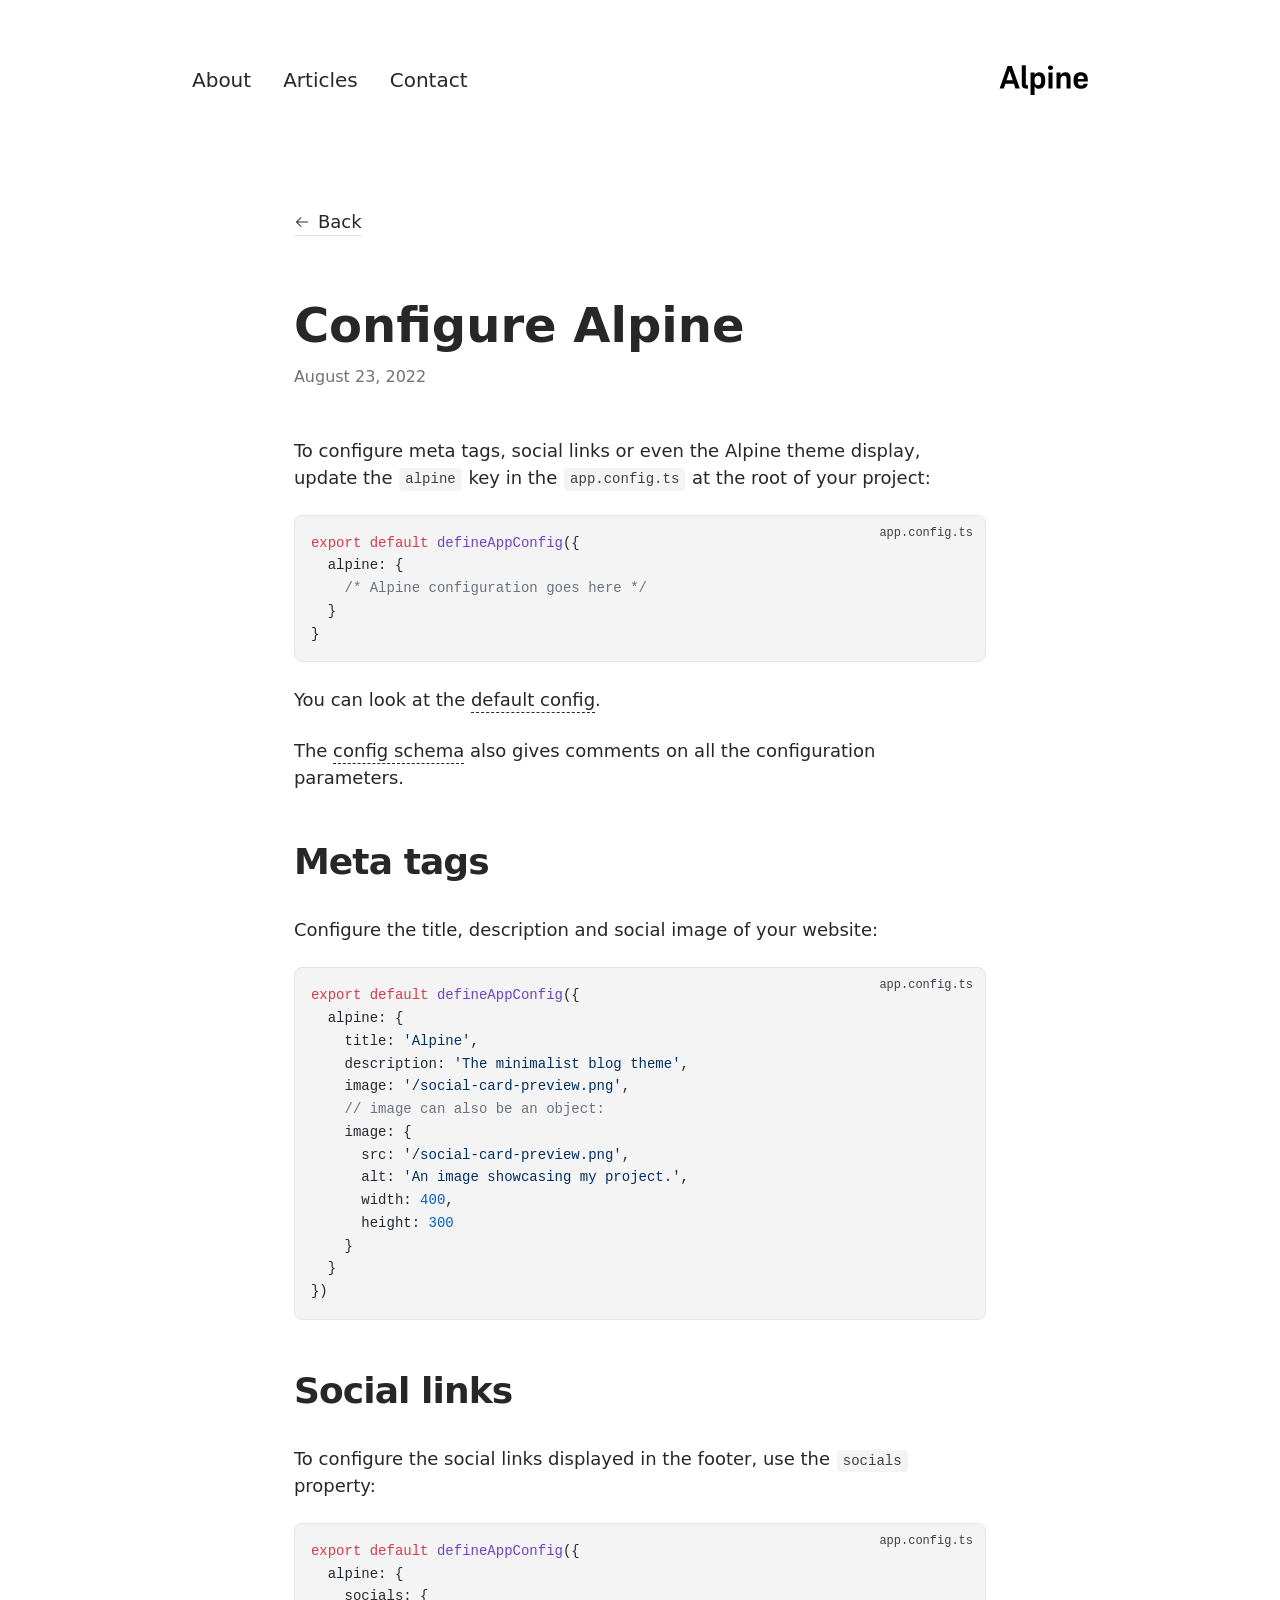
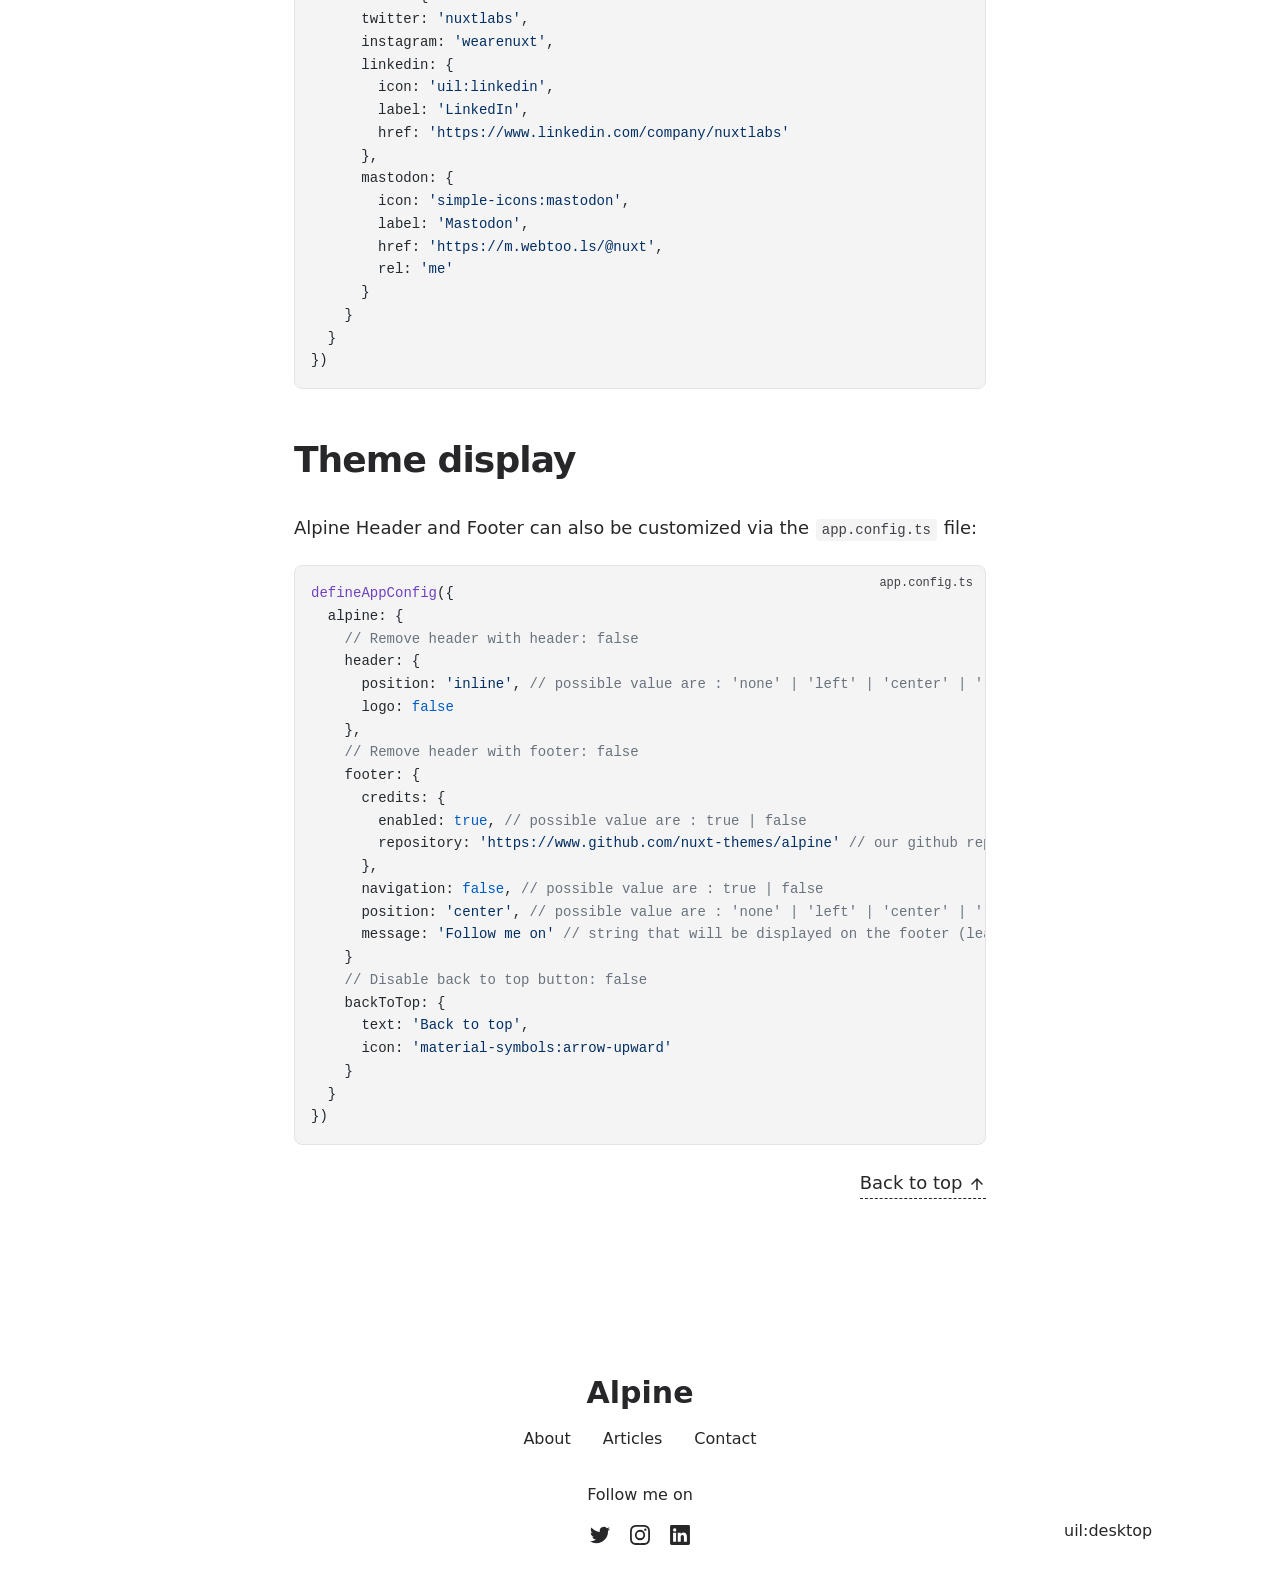
<file: articles/configure/index.html>
<!DOCTYPE html><html  lang="en"><head><meta charset="utf-8">
<meta name="viewport" content="width=device-width, initial-scale=1">
<title>Configure Alpine</title>
<meta name="twitter:card" content="summary_large_image">
<meta property="og:image:width" content="400">
<meta property="og:image:height" content="300">
<meta property="og:image:alt" content="An image showcasing my project.">
<meta property="og:title" content="Configure Alpine">
<meta name="description" content="Learn how to configure Alpine with the app.config.ts file.">
<meta property="og:description" content="Learn how to configure Alpine with the app.config.ts file.">
<meta property="og:image" content="/articles/configure-alpine.webp">
<link rel="preload" as="fetch" crossorigin="anonymous" href="/articles/configure/_payload.json?e35b6a72-955a-48e2-9844-63dcf79cf25d">
<link rel="stylesheet" href="/_nuxt/entry.5mNusYLx.css">
<link rel="stylesheet" href="/_nuxt/DocumentDrivenNotFound.CeUNcIAH.css">
<link rel="stylesheet" href="/_nuxt/article.D1-1997U.css">
<link rel="stylesheet" href="/_nuxt/ProseA.CkQ8i-_m.css">
<link rel="stylesheet" href="/_nuxt/ProseH1.BKo8cnkG.css">
<link rel="stylesheet" href="/_nuxt/ProseP.q_CNrndt.css">
<link rel="stylesheet" href="/_nuxt/ProseCodeInline.D9-7R7B2.css">
<link rel="stylesheet" href="/_nuxt/ProsePre.CchFRBtv.css">
<link rel="stylesheet" href="/_nuxt/ProseCode.CCmdV5Ub.css">
<link rel="stylesheet" href="/_nuxt/ProseH2.B4T8WbL5.css">
<link rel="modulepreload" as="script" crossorigin href="/_nuxt/B6OWTG00.js">
<link rel="modulepreload" as="script" crossorigin href="/_nuxt/CCOSiSR-.js">
<link rel="modulepreload" as="script" crossorigin href="/_nuxt/Bn3HM7a7.js">
<link rel="modulepreload" as="script" crossorigin href="/_nuxt/n-SQgufE.js">
<link rel="modulepreload" as="script" crossorigin href="/_nuxt/D16uir7Y.js">
<link rel="modulepreload" as="script" crossorigin href="/_nuxt/C19ly9ij.js">
<link rel="modulepreload" as="script" crossorigin href="/_nuxt/C3N84328.js">
<link rel="modulepreload" as="script" crossorigin href="/_nuxt/I8AScPnk.js">
<link rel="modulepreload" as="script" crossorigin href="/_nuxt/B8RyuNI6.js">
<link rel="modulepreload" as="script" crossorigin href="/_nuxt/BcWussCh.js">
<link rel="modulepreload" as="script" crossorigin href="/_nuxt/BokQ3Tl4.js">
<link rel="modulepreload" as="script" crossorigin href="/_nuxt/By5gejCh.js">
<link rel="modulepreload" as="script" crossorigin href="/_nuxt/BwubtN6g.js">
<link rel="modulepreload" as="script" crossorigin href="/_nuxt/YsgKcJFJ.js">
<link rel="modulepreload" as="script" crossorigin href="/_nuxt/BuOhSOd3.js">
<link rel="modulepreload" as="script" crossorigin href="/_nuxt/CPqNjyqF.js">
<link rel="modulepreload" as="script" crossorigin href="/_nuxt/B0zhgcj7.js">
<link rel="prefetch" as="script" crossorigin href="/_nuxt/DAVwjqqn.js">
<link rel="prefetch" as="script" crossorigin href="/_nuxt/BIWj66f4.js">
<link rel="prefetch" as="script" crossorigin href="/_nuxt/CKsn9oXa.js">
<link rel="prefetch" as="style" href="/_nuxt/useStudio.BB218yG3.css">
<link rel="prefetch" as="script" crossorigin href="/_nuxt/BPxGIZzj.js">
<link rel="prefetch" as="script" crossorigin href="/_nuxt/BFpIaGS_.js">
<link rel="prefetch" as="style" href="/_nuxt/error-404.BgJ0DaSj.css">
<link rel="prefetch" as="script" crossorigin href="/_nuxt/q2HdGHEo.js">
<link rel="prefetch" as="style" href="/_nuxt/error-500.COJOQdl4.css">
<link rel="prefetch" as="script" crossorigin href="/_nuxt/BbCTUGk8.js">
<script type="module" src="/_nuxt/B6OWTG00.js" crossorigin></script><style id="pinceau-runtime-hydratable">@media{.phy[--]{--puid:V1TPXv-v;}.pv-iPWex2{max-width:var(--elements-container-maxWidth);padding-left:var(--elements-container-padding-mobile);padding-right:var(--elements-container-padding-mobile);}@media (min-width: 475px){.pv-iPWex2{padding-left:var(--elements-container-padding-xs);padding-right:var(--elements-container-padding-xs);}}@media (min-width: 640px){.pv-iPWex2{padding-left:var(--elements-container-padding-sm);padding-right:var(--elements-container-padding-sm);}}@media (min-width: 768px){.pv-iPWex2{padding-left:var(--elements-container-padding-md);padding-right:var(--elements-container-padding-md);}}} </style><style id="pinceau-theme">@media { :root {--pinceau-mq: initial; --alpine-readableLine: 68ch;--alpine-backdrop-backgroundColor: #f4f4f5b3;--prose-code-inline-padding: 0.2rem 0.375rem 0.2rem 0.375rem;--prose-code-block-backdropFilter: contrast(1);--prose-code-block-border-style: solid;--prose-code-block-border-width: 1px;--prose-tbody-tr-borderBottom-style: dashed;--prose-tbody-tr-borderBottom-width: 1px;--prose-th-textAlign: inherit;--prose-thead-borderBottom-style: solid;--prose-thead-borderBottom-width: 1px;--prose-thead-border-style: solid;--prose-thead-border-width: 0px;--prose-table-textAlign: start;--prose-hr-width: 1px;--prose-hr-style: solid;--prose-li-listStylePosition: outside;--prose-ol-li-markerColor: currentColor;--prose-ol-paddingInlineStart: 21px;--prose-ol-listStyleType: decimal;--prose-ul-li-markerColor: currentColor;--prose-ul-paddingInlineStart: 21px;--prose-ul-listStyleType: disc;--prose-blockquote-border-style: solid;--prose-blockquote-border-width: 4px;--prose-blockquote-quotes: '201C' '201D' '2018' '2019';--prose-blockquote-paddingInlineStart: 24px;--prose-a-code-color-hover: currentColor;--prose-a-code-color-static: currentColor;--prose-a-hasCode-borderBottom: none;--prose-a-border-distance: 2px;--prose-a-border-color-hover: currentColor;--prose-a-border-color-static: currentColor;--prose-a-border-style-hover: solid;--prose-a-border-style-static: dashed;--prose-a-border-width: 1px;--prose-a-color-static: inherit;--prose-a-textDecoration: none;--prose-h6-margin: 3rem 0 2rem;--prose-h5-margin: 3rem 0 2rem;--prose-h4-margin: 3rem 0 2rem;--prose-h3-margin: 3rem 0 2rem;--prose-h2-margin: 3rem 0 2rem;--prose-h1-margin: 0 0 2rem;--prose-p-fontSize: 18px;--typography-lead-loose: 2;--typography-lead-relaxed: 1.625;--typography-lead-normal: 1.5;--typography-lead-snug: 1.375;--typography-lead-tight: 1.25;--typography-lead-none: 1;--typography-lead-10: 2.5rem;--typography-lead-9: 2.25rem;--typography-lead-8: 2rem;--typography-lead-7: 1.75rem;--typography-lead-6: 1.5rem;--typography-lead-5: 1.25rem;--typography-lead-4: 1rem;--typography-lead-3: .75rem;--typography-lead-2: .5rem;--typography-lead-1: .025rem;--typography-fontWeight-black: 900;--typography-fontWeight-extrabold: 800;--typography-fontWeight-bold: 700;--typography-fontWeight-semibold: 600;--typography-fontWeight-medium: 500;--typography-fontWeight-normal: 400;--typography-fontWeight-light: 300;--typography-fontWeight-extralight: 200;--typography-fontWeight-thin: 100;--typography-fontSize-9xl: 128px;--typography-fontSize-8xl: 96px;--typography-fontSize-7xl: 72px;--typography-fontSize-6xl: 60px;--typography-fontSize-5xl: 48px;--typography-fontSize-4xl: 36px;--typography-fontSize-3xl: 30px;--typography-fontSize-2xl: 24px;--typography-fontSize-xl: 20px;--typography-fontSize-lg: 18px;--typography-fontSize-base: 16px;--typography-fontSize-sm: 14px;--typography-fontSize-xs: 12px;--typography-letterSpacing-wide: 0.025em;--typography-letterSpacing-tight: -0.025em;--typography-verticalMargin-base: 24px;--typography-verticalMargin-sm: 16px;--elements-border-secondary-hover: [object Object];--elements-backdrop-background: #fffc;--elements-backdrop-filter: saturate(200%) blur(20px);--elements-container-maxWidth: 64rem;--lead-loose: 2;--lead-relaxed: 1.625;--lead-normal: 1.5;--lead-snug: 1.375;--lead-tight: 1.25;--lead-none: 1;--lead-10: 2.5rem;--lead-9: 2.25rem;--lead-8: 2rem;--lead-7: 1.75rem;--lead-6: 1.5rem;--lead-5: 1.25rem;--lead-4: 1rem;--lead-3: .75rem;--lead-2: .5rem;--lead-1: .025rem;--letterSpacing-widest: 0.1em;--letterSpacing-wider: 0.05em;--letterSpacing-wide: 0.025em;--letterSpacing-normal: 0em;--letterSpacing-tight: -0.025em;--letterSpacing-tighter: -0.05em;--fontSize-9xl: 8rem;--fontSize-8xl: 6rem;--fontSize-7xl: 4.5rem;--fontSize-6xl: 3.75rem;--fontSize-5xl: 3rem;--fontSize-4xl: 2.25rem;--fontSize-3xl: 1.875rem;--fontSize-2xl: 1.5rem;--fontSize-xl: 1.25rem;--fontSize-lg: 1.125rem;--fontSize-base: 1rem;--fontSize-sm: 0.875rem;--fontSize-xs: 0.75rem;--fontWeight-black: 900;--fontWeight-extrabold: 800;--fontWeight-bold: 700;--fontWeight-semibold: 600;--fontWeight-medium: 500;--fontWeight-normal: 400;--fontWeight-light: 300;--fontWeight-extralight: 200;--fontWeight-thin: 100;--font-mono: ui-monospace, SFMono-Regular, Menlo, Monaco, Consolas, Liberation Mono, Courier New, monospace;--font-serif: ui-serif, Georgia, Cambria, Times New Roman, Times, serif;--font-sans: ui-sans-serif, system-ui, -apple-system, BlinkMacSystemFont, Segoe UI, Roboto, Helvetica Neue, Arial, Noto Sans, sans-serif, Apple Color Emoji, Segoe UI Emoji, Segoe UI Symbol, Noto Color Emoji;--opacity-total: 1;--opacity-high: 0.8;--opacity-medium: 0.5;--opacity-soft: 0.3;--opacity-light: 0.15;--opacity-bright: 0.1;--opacity-noOpacity: 0;--borderWidth-lg: 3px;--borderWidth-md: 2px;--borderWidth-sm: 1px;--borderWidth-noBorder: 0;--space-rem-875: 0.875rem;--space-rem-625: 0.625rem;--space-rem-375: 0.375rem;--space-rem-125: 0.125rem;--space-px: 1px;--space-128: 32rem;--space-96: 24rem;--space-80: 20rem;--space-72: 18rem;--space-64: 16rem;--space-60: 15rem;--space-56: 14rem;--space-52: 13rem;--space-48: 12rem;--space-44: 11rem;--space-40: 10rem;--space-36: 9rem;--space-32: 8rem;--space-28: 7rem;--space-24: 6rem;--space-20: 5rem;--space-16: 4rem;--space-14: 3.5rem;--space-12: 3rem;--space-11: 2.75rem;--space-10: 2.5rem;--space-9: 2.25rem;--space-8: 2rem;--space-7: 1.75rem;--space-6: 1.5rem;--space-5: 1.25rem;--space-4: 1rem;--space-3: 0.75rem;--space-2: 0.5rem;--space-1: 0.25rem;--space-0: 0px;--size-full: 100%;--size-7xl: 80rem;--size-6xl: 72rem;--size-5xl: 64rem;--size-4xl: 56rem;--size-3xl: 48rem;--size-2xl: 42rem;--size-xl: 36rem;--size-lg: 32rem;--size-md: 28rem;--size-sm: 24rem;--size-xs: 20rem;--size-200: 200px;--size-104: 104px;--size-80: 80px;--size-64: 64px;--size-56: 56px;--size-48: 48px;--size-40: 40px;--size-32: 32px;--size-24: 24px;--size-20: 20px;--size-16: 16px;--size-12: 12px;--size-8: 8px;--size-6: 6px;--size-4: 4px;--size-2: 2px;--size-0: 0px;--radii-full: 9999px;--radii-3xl: 1.75rem;--radii-2xl: 1.5rem;--radii-xl: 1rem;--radii-lg: 0.75rem;--radii-md: 0.5rem;--radii-sm: 0.375rem;--radii-xs: 0.25rem;--radii-2xs: 0.125rem;--radii-none: 0px;--shadow-none: 0px 0px 0px 0px transparent;--shadow-lg: 0px 10px 15px -3px #000000, 0px 4px 6px -4px #000000;--shadow-md: 0px 4px 6px -1px #000000, 0px 2px 4px -2px #000000;--shadow-sm: 0px 1px 3px 0px #000000, 0px 1px 2px -1px #000000;--shadow-xs: 0px 1px 2px 0px #000000;--height-screen: 100vh;--width-screen: 100vw;--color-primary-900: #002e38;--color-primary-800: #005c70;--color-primary-700: #008aa9;--color-primary-600: #00b9e1;--color-primary-500: #1ad6ff;--color-primary-400: #40ddff;--color-primary-300: #66e4ff;--color-primary-200: #8deaff;--color-primary-100: #b3f1ff;--color-primary-50: #d9f8ff;--color-ruby-900: #380011;--color-ruby-800: #700021;--color-ruby-700: #a90032;--color-ruby-600: #e10043;--color-ruby-500: #ff1a5e;--color-ruby-400: #ff4079;--color-ruby-300: #ff6694;--color-ruby-200: #ff8dae;--color-ruby-100: #ffb3c9;--color-ruby-50: #ffd9e4;--color-pink-900: #380025;--color-pink-800: #70004b;--color-pink-700: #a90070;--color-pink-600: #e10095;--color-pink-500: #ff1ab2;--color-pink-400: #ff40bf;--color-pink-300: #ff66cc;--color-pink-200: #ff8dd8;--color-pink-100: #ffb3e5;--color-pink-50: #ffd9f2;--color-purple-900: #190038;--color-purple-800: #330070;--color-purple-700: #4c00a9;--color-purple-600: #6500e1;--color-purple-500: #811aff;--color-purple-400: #9640ff;--color-purple-300: #ab66ff;--color-purple-200: #c08dff;--color-purple-100: #d5b3ff;--color-purple-50: #ead9ff;--color-royalblue-900: #0b0531;--color-royalblue-800: #160a62;--color-royalblue-700: #211093;--color-royalblue-600: #2c15c4;--color-royalblue-500: #4127e8;--color-royalblue-400: #614bec;--color-royalblue-300: #806ff0;--color-royalblue-200: #a093f3;--color-royalblue-100: #c0b7f7;--color-royalblue-50: #dfdbfb;--color-indigoblue-900: #001238;--color-indigoblue-800: #002370;--color-indigoblue-700: #0035a9;--color-indigoblue-600: #0047e1;--color-indigoblue-500: #1a62ff;--color-indigoblue-400: #407cff;--color-indigoblue-300: #6696ff;--color-indigoblue-200: #8db0ff;--color-indigoblue-100: #b3cbff;--color-indigoblue-50: #d9e5ff;--color-blue-900: #002438;--color-blue-800: #004870;--color-blue-700: #006ca9;--color-blue-600: #0090e1;--color-blue-500: #1aadff;--color-blue-400: #40bbff;--color-blue-300: #66c8ff;--color-blue-200: #8dd6ff;--color-blue-100: #b3e4ff;--color-blue-50: #d9f1ff;--color-lightblue-900: #002e38;--color-lightblue-800: #005c70;--color-lightblue-700: #008aa9;--color-lightblue-600: #00b9e1;--color-lightblue-500: #1ad6ff;--color-lightblue-400: #40ddff;--color-lightblue-300: #66e4ff;--color-lightblue-200: #8deaff;--color-lightblue-100: #b3f1ff;--color-lightblue-50: #d9f8ff;--color-teal-900: #062a28;--color-teal-800: #0b544f;--color-teal-700: #117d77;--color-teal-600: #16a79e;--color-teal-500: #1cd1c6;--color-teal-400: #36e4da;--color-teal-300: #5fe9e1;--color-teal-200: #87efe9;--color-teal-100: #aff4f0;--color-teal-50: #d7faf8;--color-pear-900: #2a2b09;--color-pear-800: #545512;--color-pear-700: #7e801b;--color-pear-600: #a8aa24;--color-pear-500: #d0d32f;--color-pear-400: #d8da52;--color-pear-300: #e0e274;--color-pear-200: #e8e997;--color-pear-100: #eff0ba;--color-pear-50: #f7f8dc;--color-red-900: #380300;--color-red-800: #700700;--color-red-700: #a90a00;--color-red-600: #e10e00;--color-red-500: #ff281a;--color-red-400: #ff4c40;--color-red-300: #ff7066;--color-red-200: #ff948d;--color-red-100: #ffb7b3;--color-red-50: #ffdbd9;--color-orange-900: #381800;--color-orange-800: #702f00;--color-orange-700: #a94700;--color-orange-600: #e15e00;--color-orange-500: #ff7a1a;--color-orange-400: #ff9040;--color-orange-300: #ffa666;--color-orange-200: #ffbd8d;--color-orange-100: #ffd3b3;--color-orange-50: #ffe9d9;--color-yellow-900: #362b03;--color-yellow-800: #6d5605;--color-yellow-700: #a38108;--color-yellow-600: #daac0a;--color-yellow-500: #f5c828;--color-yellow-400: #f7d14c;--color-yellow-300: #f8da70;--color-yellow-200: #fae393;--color-yellow-100: #fcedb7;--color-yellow-50: #fdf6db;--color-green-900: #003f25;--color-green-800: #005e38;--color-green-700: #007e4a;--color-green-600: #009d5d;--color-green-500: #00bd6f;--color-green-400: #00dc82;--color-green-300: #30ffaa;--color-green-200: #83ffcc;--color-green-100: #acffdd;--color-green-50: #d6ffee;--color-gray-900: #18181B;--color-gray-800: #27272A;--color-gray-700: #3f3f46;--color-gray-600: #52525B;--color-gray-500: #71717A;--color-gray-400: #a1a1aa;--color-gray-300: #D4d4d8;--color-gray-200: #e4e4e7;--color-gray-100: #f4f4f5;--color-gray-50: #fafafa;--color-black: #0c0c0d;--color-white: #FFFFFF;--media-portrait: only screen and (orientation: portrait);--media-landscape: only screen and (orientation: landscape);--media-rm: (prefers-reduced-motion: reduce);--media-2xl: (min-width: 1536px);--media-xl: (min-width: 1280px);--media-lg: (min-width: 1024px);--media-md: (min-width: 768px);--media-sm: (min-width: 640px);--media-xs: (min-width: 475px);--alpine-body-color: var(--color-gray-800);--alpine-body-backgroundColor: var(--color-white);--prose-code-inline-fontWeight: var(--typography-fontWeight-normal);--prose-code-inline-fontSize: var(--typography-fontSize-sm);--prose-code-inline-borderRadius: var(--radii-xs);--prose-code-block-pre-padding: var(--typography-verticalMargin-sm);--prose-code-block-margin: var(--typography-verticalMargin-base) 0;--prose-code-block-fontSize: var(--typography-fontSize-sm);--prose-tbody-code-inline-fontSize: var(--typography-fontSize-sm);--prose-tbody-td-padding: var(--typography-verticalMargin-sm);--prose-th-fontWeight: var(--typography-fontWeight-semibold);--prose-th-padding: 0 var(--typography-verticalMargin-sm) var(--typography-verticalMargin-sm) var(--typography-verticalMargin-sm);--prose-table-lineHeight: var(--typography-lead-6);--prose-table-fontSize: var(--typography-fontSize-sm);--prose-table-margin: var(--typography-verticalMargin-base) 0;--prose-hr-margin: var(--typography-verticalMargin-base) 0;--prose-li-margin: var(--typography-verticalMargin-sm) 0;--prose-ol-margin: var(--typography-verticalMargin-base) 0;--prose-ul-margin: var(--typography-verticalMargin-base) 0;--prose-blockquote-margin: var(--typography-verticalMargin-base) 0;--prose-a-code-border-style: var(--prose-a-border-style-static);--prose-a-code-border-width: var(--prose-a-border-width);--prose-a-fontWeight: var(--typography-fontWeight-medium);--prose-img-margin: var(--typography-verticalMargin-base) 0;--prose-strong-fontWeight: var(--typography-fontWeight-semibold);--prose-h6-iconSize: var(--typography-fontSize-base);--prose-h6-fontWeight: var(--typography-fontWeight-semibold);--prose-h6-lineHeight: var(--typography-lead-normal);--prose-h6-fontSize: var(--typography-fontSize-lg);--prose-h5-iconSize: var(--typography-fontSize-lg);--prose-h5-fontWeight: var(--typography-fontWeight-semibold);--prose-h5-lineHeight: var(--typography-lead-snug);--prose-h5-fontSize: var(--typography-fontSize-xl);--prose-h4-iconSize: var(--typography-fontSize-lg);--prose-h4-letterSpacing: var(--typography-letterSpacing-tight);--prose-h4-fontWeight: var(--typography-fontWeight-semibold);--prose-h4-lineHeight: var(--typography-lead-snug);--prose-h4-fontSize: var(--typography-fontSize-2xl);--prose-h3-iconSize: var(--typography-fontSize-xl);--prose-h3-letterSpacing: var(--typography-letterSpacing-tight);--prose-h3-fontWeight: var(--typography-fontWeight-semibold);--prose-h3-lineHeight: var(--typography-lead-snug);--prose-h3-fontSize: var(--typography-fontSize-3xl);--prose-h2-iconSize: var(--typography-fontSize-2xl);--prose-h2-letterSpacing: var(--typography-letterSpacing-tight);--prose-h2-fontWeight: var(--typography-fontWeight-semibold);--prose-h2-lineHeight: var(--typography-lead-tight);--prose-h2-fontSize: var(--typography-fontSize-4xl);--prose-h1-iconSize: var(--typography-fontSize-3xl);--prose-h1-letterSpacing: var(--typography-letterSpacing-tight);--prose-h1-fontWeight: var(--typography-fontWeight-bold);--prose-h1-lineHeight: var(--typography-lead-tight);--prose-h1-fontSize: var(--typography-fontSize-5xl);--prose-p-br-margin: var(--typography-verticalMargin-base) 0 0 0;--prose-p-margin: var(--typography-verticalMargin-base) 0;--prose-p-lineHeight: var(--typography-lead-normal);--typography-color-primary-900: var(--color-primary-900);--typography-color-primary-800: var(--color-primary-800);--typography-color-primary-700: var(--color-primary-700);--typography-color-primary-600: var(--color-primary-600);--typography-color-primary-500: var(--color-primary-500);--typography-color-primary-400: var(--color-primary-400);--typography-color-primary-300: var(--color-primary-300);--typography-color-primary-200: var(--color-primary-200);--typography-color-primary-100: var(--color-primary-100);--typography-color-primary-50: var(--color-primary-50);--typography-font-code: var(--font-mono);--typography-font-body: var(--font-sans);--typography-font-display: var(--font-sans);--typography-body-backgroundColor: var(--color-white);--typography-body-color: var(--color-black);--elements-state-danger-borderColor-secondary: var(--color-red-200);--elements-state-danger-borderColor-primary: var(--color-red-100);--elements-state-danger-backgroundColor-secondary: var(--color-red-100);--elements-state-danger-backgroundColor-primary: var(--color-red-50);--elements-state-danger-color-secondary: var(--color-red-600);--elements-state-danger-color-primary: var(--color-red-500);--elements-state-warning-borderColor-secondary: var(--color-yellow-200);--elements-state-warning-borderColor-primary: var(--color-yellow-100);--elements-state-warning-backgroundColor-secondary: var(--color-yellow-100);--elements-state-warning-backgroundColor-primary: var(--color-yellow-50);--elements-state-warning-color-secondary: var(--color-yellow-700);--elements-state-warning-color-primary: var(--color-yellow-600);--elements-state-success-borderColor-secondary: var(--color-green-200);--elements-state-success-borderColor-primary: var(--color-green-100);--elements-state-success-backgroundColor-secondary: var(--color-green-100);--elements-state-success-backgroundColor-primary: var(--color-green-50);--elements-state-success-color-secondary: var(--color-green-600);--elements-state-success-color-primary: var(--color-green-500);--elements-state-info-borderColor-secondary: var(--color-blue-200);--elements-state-info-borderColor-primary: var(--color-blue-100);--elements-state-info-backgroundColor-secondary: var(--color-blue-100);--elements-state-info-backgroundColor-primary: var(--color-blue-50);--elements-state-info-color-secondary: var(--color-blue-600);--elements-state-info-color-primary: var(--color-blue-500);--elements-state-primary-borderColor-secondary: var(--color-primary-200);--elements-state-primary-borderColor-primary: var(--color-primary-100);--elements-state-primary-backgroundColor-secondary: var(--color-primary-100);--elements-state-primary-backgroundColor-primary: var(--color-primary-50);--elements-state-primary-color-secondary: var(--color-primary-700);--elements-state-primary-color-primary: var(--color-primary-600);--elements-surface-secondary-backgroundColor: var(--color-gray-200);--elements-surface-primary-backgroundColor: var(--color-gray-100);--elements-surface-background-base: var(--color-gray-100);--elements-border-secondary-static: var(--color-gray-200);--elements-border-primary-hover: var(--color-gray-200);--elements-border-primary-static: var(--color-gray-100);--elements-container-padding-md: var(--space-16);--elements-container-padding-sm: var(--space-12);--elements-container-padding-xs: var(--space-8);--elements-container-padding-mobile: var(--space-6);--elements-text-secondary-color-hover: var(--color-gray-700);--elements-text-secondary-color-static: var(--color-gray-500);--elements-text-primary-color-static: var(--color-gray-900);--text-6xl-lineHeight: var(--lead-none);--text-6xl-fontSize: var(--fontSize-6xl);--text-5xl-lineHeight: var(--lead-none);--text-5xl-fontSize: var(--fontSize-5xl);--text-4xl-lineHeight: var(--lead-10);--text-4xl-fontSize: var(--fontSize-4xl);--text-3xl-lineHeight: var(--lead-9);--text-3xl-fontSize: var(--fontSize-3xl);--text-2xl-lineHeight: var(--lead-8);--text-2xl-fontSize: var(--fontSize-2xl);--text-xl-lineHeight: var(--lead-7);--text-xl-fontSize: var(--fontSize-xl);--text-lg-lineHeight: var(--lead-7);--text-lg-fontSize: var(--fontSize-lg);--text-base-lineHeight: var(--lead-6);--text-base-fontSize: var(--fontSize-base);--text-sm-lineHeight: var(--lead-5);--text-sm-fontSize: var(--fontSize-sm);--text-xs-lineHeight: var(--lead-4);--text-xs-fontSize: var(--fontSize-xs);--shadow-2xl: 0px 25px 50px -12px var(--color-gray-900);--shadow-xl: 0px 20px 25px -5px var(--color-gray-400), 0px 8px 10px -6px #000000;--color-secondary-900: var(--color-gray-900);--color-secondary-800: var(--color-gray-800);--color-secondary-700: var(--color-gray-700);--color-secondary-600: var(--color-gray-600);--color-secondary-500: var(--color-gray-500);--color-secondary-400: var(--color-gray-400);--color-secondary-300: var(--color-gray-300);--color-secondary-200: var(--color-gray-200);--color-secondary-100: var(--color-gray-100);--color-secondary-50: var(--color-gray-50);--prose-a-code-background-hover: var(--typography-color-primary-50);--prose-a-code-border-color-hover: var(--typography-color-primary-500);--prose-a-color-hover: var(--typography-color-primary-500);--typography-color-secondary-900: var(--color-secondary-900);--typography-color-secondary-800: var(--color-secondary-800);--typography-color-secondary-700: var(--color-secondary-700);--typography-color-secondary-600: var(--color-secondary-600);--typography-color-secondary-500: var(--color-secondary-500);--typography-color-secondary-400: var(--color-secondary-400);--typography-color-secondary-300: var(--color-secondary-300);--typography-color-secondary-200: var(--color-secondary-200);--typography-color-secondary-100: var(--color-secondary-100);--typography-color-secondary-50: var(--color-secondary-50);--prose-code-inline-backgroundColor: var(--typography-color-secondary-100);--prose-code-inline-color: var(--typography-color-secondary-700);--prose-code-block-backgroundColor: var(--typography-color-secondary-100);--prose-code-block-color: var(--typography-color-secondary-700);--prose-code-block-border-color: var(--typography-color-secondary-200);--prose-tbody-tr-borderBottom-color: var(--typography-color-secondary-200);--prose-th-color: var(--typography-color-secondary-600);--prose-thead-borderBottom-color: var(--typography-color-secondary-200);--prose-thead-border-color: var(--typography-color-secondary-300);--prose-hr-color: var(--typography-color-secondary-200);--prose-blockquote-border-color: var(--typography-color-secondary-200);--prose-blockquote-color: var(--typography-color-secondary-500);--prose-a-code-border-color-static: var(--typography-color-secondary-400); } }@media { :root.dark {--pinceau-mq: dark; --alpine-backdrop-backgroundColor: #18181bb3;--prose-code-block-backdropFilter: contrast(1);--prose-ol-li-markerColor: currentColor;--prose-ul-li-markerColor: currentColor;--prose-a-code-color-hover: currentColor;--prose-a-code-color-static: currentColor;--prose-a-border-color-hover: currentColor;--prose-a-border-color-static: currentColor;--prose-a-color-static: inherit;--elements-backdrop-background: #0c0d0ccc;--alpine-body-color: var(--color-gray-200);--alpine-body-backgroundColor: var(--color-black);--typography-body-backgroundColor: var(--color-black);--typography-body-color: var(--color-white);--elements-state-danger-borderColor-secondary: var(--color-red-700);--elements-state-danger-borderColor-primary: var(--color-red-800);--elements-state-danger-backgroundColor-secondary: var(--color-red-800);--elements-state-danger-backgroundColor-primary: var(--color-red-900);--elements-state-danger-color-secondary: var(--color-red-200);--elements-state-danger-color-primary: var(--color-red-300);--elements-state-warning-borderColor-secondary: var(--color-yellow-700);--elements-state-warning-borderColor-primary: var(--color-yellow-800);--elements-state-warning-backgroundColor-secondary: var(--color-yellow-800);--elements-state-warning-backgroundColor-primary: var(--color-yellow-900);--elements-state-warning-color-secondary: var(--color-yellow-200);--elements-state-warning-color-primary: var(--color-yellow-400);--elements-state-success-borderColor-secondary: var(--color-green-700);--elements-state-success-borderColor-primary: var(--color-green-800);--elements-state-success-backgroundColor-secondary: var(--color-green-800);--elements-state-success-backgroundColor-primary: var(--color-green-900);--elements-state-success-color-secondary: var(--color-green-200);--elements-state-success-color-primary: var(--color-green-400);--elements-state-info-borderColor-secondary: var(--color-blue-700);--elements-state-info-borderColor-primary: var(--color-blue-800);--elements-state-info-backgroundColor-secondary: var(--color-blue-800);--elements-state-info-backgroundColor-primary: var(--color-blue-900);--elements-state-info-color-secondary: var(--color-blue-200);--elements-state-info-color-primary: var(--color-blue-400);--elements-state-primary-borderColor-secondary: var(--color-primary-700);--elements-state-primary-borderColor-primary: var(--color-primary-800);--elements-state-primary-backgroundColor-secondary: var(--color-primary-800);--elements-state-primary-backgroundColor-primary: var(--color-primary-900);--elements-state-primary-color-secondary: var(--color-primary-200);--elements-state-primary-color-primary: var(--color-primary-400);--elements-surface-secondary-backgroundColor: var(--color-gray-800);--elements-surface-primary-backgroundColor: var(--color-gray-900);--elements-surface-background-base: var(--color-gray-900);--elements-border-secondary-static: var(--color-gray-800);--elements-border-primary-hover: var(--color-gray-800);--elements-border-primary-static: var(--color-gray-900);--elements-text-secondary-color-hover: var(--color-gray-200);--elements-text-secondary-color-static: var(--color-gray-400);--elements-text-primary-color-static: var(--color-gray-50);--prose-a-code-background-hover: var(--typography-color-primary-900);--prose-a-code-border-color-hover: var(--typography-color-primary-600);--prose-a-color-hover: var(--typography-color-primary-400);--prose-code-inline-backgroundColor: var(--typography-color-secondary-800);--prose-code-inline-color: var(--typography-color-secondary-200);--prose-code-block-backgroundColor: var(--typography-color-secondary-900);--prose-code-block-color: var(--typography-color-secondary-200);--prose-code-block-border-color: var(--typography-color-secondary-800);--prose-tbody-tr-borderBottom-color: var(--typography-color-secondary-800);--prose-th-color: var(--typography-color-secondary-400);--prose-thead-borderBottom-color: var(--typography-color-secondary-800);--prose-thead-border-color: var(--typography-color-secondary-600);--prose-hr-color: var(--typography-color-secondary-800);--prose-blockquote-border-color: var(--typography-color-secondary-700);--prose-blockquote-color: var(--typography-color-secondary-400);--prose-a-code-border-color-static: var(--typography-color-secondary-600); } }</style><script>"use strict";(()=>{const a=window,e=document.documentElement,c=window.localStorage,d=["dark","light"],n=c&&c.getItem&&c.getItem("nuxt-color-mode")||"system";let l=n==="system"?f():n;const i=e.getAttribute("data-color-mode-forced");i&&(l=i),r(l),a["__NUXT_COLOR_MODE__"]={preference:n,value:l,getColorScheme:f,addColorScheme:r,removeColorScheme:u};function r(o){const t=""+o+"",s="";e.classList?e.classList.add(t):e.className+=" "+t,s&&e.setAttribute("data-"+s,o)}function u(o){const t=""+o+"",s="";e.classList?e.classList.remove(t):e.className=e.className.replace(new RegExp(t,"g"),""),s&&e.removeAttribute("data-"+s)}function m(o){return a.matchMedia("(prefers-color-scheme"+o+")")}function f(){if(a.matchMedia&&m("").media!=="not all"){for(const o of d)if(m(":"+o).matches)return o}return"light"}})();
</script></head><body><div id="__nuxt"><div class="container pv-iPWex2 pc-V1TPXv app-layout" data-v-5ca44ceb data-v-89ccd14e><!--[--><div class="nuxt-progress" style="width:0%;height:3px;opacity:0;background-size:Infinity% auto;" data-v-5ca44ceb></div><header class="right" data-v-5ca44ceb data-v-ace7dc26><div class="menu" data-v-ace7dc26><button aria-label="Navigation Menu" data-v-ace7dc26><svg width="24" height="24" viewBox="0 0 68 68" fill="currentColor" xmlns="http://www.w3.org/2000/svg" data-v-ace7dc26><path d="M8 34C8 32.1362 8 31.2044 8.30448 30.4693C8.71046 29.4892 9.48915 28.7105 10.4693 28.3045C11.2044 28 12.1362 28 14 28C15.8638 28 16.7956 28 17.5307 28.3045C18.5108 28.7105 19.2895 29.4892 19.6955 30.4693C20 31.2044 20 32.1362 20 34C20 35.8638 20 36.7956 19.6955 37.5307C19.2895 38.5108 18.5108 39.2895 17.5307 39.6955C16.7956 40 15.8638 40 14 40C12.1362 40 11.2044 40 10.4693 39.6955C9.48915 39.2895 8.71046 38.5108 8.30448 37.5307C8 36.7956 8 35.8638 8 34Z" data-v-ace7dc26></path><path d="M28 34C28 32.1362 28 31.2044 28.3045 30.4693C28.7105 29.4892 29.4892 28.7105 30.4693 28.3045C31.2044 28 32.1362 28 34 28C35.8638 28 36.7956 28 37.5307 28.3045C38.5108 28.7105 39.2895 29.4892 39.6955 30.4693C40 31.2044 40 32.1362 40 34C40 35.8638 40 36.7956 39.6955 37.5307C39.2895 38.5108 38.5108 39.2895 37.5307 39.6955C36.7956 40 35.8638 40 34 40C32.1362 40 31.2044 40 30.4693 39.6955C29.4892 39.2895 28.7105 38.5108 28.3045 37.5307C28 36.7956 28 35.8638 28 34Z" data-v-ace7dc26></path><path d="M48 34C48 32.1362 48 31.2044 48.3045 30.4693C48.7105 29.4892 49.4892 28.7105 50.4693 28.3045C51.2044 28 52.1362 28 54 28C55.8638 28 56.7956 28 57.5307 28.3045C58.5108 28.7105 59.2895 29.4892 59.6955 30.4693C60 31.2044 60 32.1362 60 34C60 35.8638 60 36.7956 59.6955 37.5307C59.2895 38.5108 58.5108 39.2895 57.5307 39.6955C56.7956 40 55.8638 40 54 40C52.1362 40 51.2044 40 50.4693 39.6955C49.4892 39.2895 48.7105 38.5108 48.3045 37.5307C48 36.7956 48 35.8638 48 34Z" data-v-ace7dc26></path></svg></button></div><div class="overlay" data-v-ace7dc26><nav data-v-ace7dc26 data-v-887c6ba4><ul data-v-887c6ba4><!--[--><li data-v-887c6ba4><a href="/" class="" data-v-887c6ba4><span class="underline-fx" data-v-887c6ba4></span> About</a></li><li data-v-887c6ba4><a href="/articles" class="" data-v-887c6ba4><span class="underline-fx" data-v-887c6ba4></span> Articles</a></li><li data-v-887c6ba4><a href="/contact" class="" data-v-887c6ba4><span class="underline-fx" data-v-887c6ba4></span> Contact</a></li><!--]--></ul></nav></div><div class="logo" data-v-ace7dc26><a href="/" class="" data-v-ace7dc26><img src="/logo-dark.svg" class="dark-img" alt="alpine" width="89" height="31" data-v-ace7dc26><img src="/logo.svg" class="light-img" alt="alpine" width="89" height="31" data-v-ace7dc26></a></div><div class="main-nav" data-v-ace7dc26><nav data-v-ace7dc26 data-v-887c6ba4><ul data-v-887c6ba4><!--[--><li data-v-887c6ba4><a href="/" class="" data-v-887c6ba4><span class="underline-fx" data-v-887c6ba4></span> About</a></li><li data-v-887c6ba4><a href="/articles" class="" data-v-887c6ba4><span class="underline-fx" data-v-887c6ba4></span> Articles</a></li><li data-v-887c6ba4><a href="/contact" class="" data-v-887c6ba4><span class="underline-fx" data-v-887c6ba4></span> Contact</a></li><!--]--></ul></nav></div></header><!--[--><div class="document-driven-page"><article data-v-8548618d><a href="/articles" class="back" data-v-8548618d><svg xmlns="http://www.w3.org/2000/svg" xmlns:xlink="http://www.w3.org/1999/xlink" aria-hidden="true" role="img" class="icon" data-v-8548618d style="" width="1em" height="1em" viewBox="0 0 256 256" data-v-121c6e7d><path fill="currentColor" d="M224 128a8 8 0 0 1-8 8H59.31l58.35 58.34a8 8 0 0 1-11.32 11.32l-72-72a8 8 0 0 1 0-11.32l72-72a8 8 0 0 1 11.32 11.32L59.31 120H216a8 8 0 0 1 8 8"/></svg><span data-v-8548618d> Back </span></a><header data-v-8548618d><h1 class="title" data-v-8548618d>Configure Alpine</h1><time datetime="2022-08-23T00:00:00.000Z" data-v-8548618d>August 23, 2022</time></header><div class="prose" data-v-8548618d><!--[--><div><h1 id="configure-alpine" data-v-a5759516><a aria-current="page" href="/articles/configure#configure-alpine" class="router-link-active router-link-exact-active" data-v-a5759516><!--[-->Configure Alpine<!--]--><!----></a></h1><p data-v-63bfa697><!--[-->To configure meta tags, social links or even the Alpine theme display, update the <code class="" data-v-c81ed8f1><!--[-->alpine<!--]--></code> key in the <code class="" data-v-c81ed8f1><!--[-->app.config.ts<!--]--></code> at the root of your project:<!--]--></p><div class="highlight-ts prose-code" meta data-v-bfc7416e><span class="filename" data-v-bfc7416e>app.config.ts</span><!--[--><pre class="language-ts shiki shiki-themes github-light github-dark" style=""><!--[--><code><span class="line" line="1"><span style="--shiki-default:#D73A49;--shiki-dark:#F97583">export</span><span style="--shiki-default:#D73A49;--shiki-dark:#F97583"> default</span><span style="--shiki-default:#6F42C1;--shiki-dark:#B392F0"> defineAppConfig</span><span style="--shiki-default:#24292E;--shiki-dark:#E1E4E8">({
</span></span><span class="line" line="2"><span style="--shiki-default:#24292E;--shiki-dark:#E1E4E8">  alpine: {
</span></span><span class="line" line="3"><span style="--shiki-default:#6A737D;--shiki-dark:#6A737D">    /* Alpine configuration goes here */
</span></span><span class="line" line="4"><span style="--shiki-default:#24292E;--shiki-dark:#E1E4E8">  }
</span></span><span class="line" line="5"><span style="--shiki-default:#24292E;--shiki-dark:#E1E4E8">}
</span></span></code><!--]--></pre><!--]--><button class="copy-button" data-v-bfc7416e data-v-75636234><span class="sr-only" data-v-75636234>Copy to clipboard</span><span class="icon-wrapper" data-v-75636234><svg xmlns="http://www.w3.org/2000/svg" xmlns:xlink="http://www.w3.org/1999/xlink" aria-hidden="true" role="img" class="icon" data-v-75636234 style="" width="18px" height="18px" viewBox="0 0 256 256" data-v-121c6e7d><path fill="currentColor" d="M216 32H88a8 8 0 0 0-8 8v40H40a8 8 0 0 0-8 8v128a8 8 0 0 0 8 8h128a8 8 0 0 0 8-8v-40h40a8 8 0 0 0 8-8V40a8 8 0 0 0-8-8m-56 176H48V96h112Zm48-48h-32V88a8 8 0 0 0-8-8H96V48h112Z"/></svg></span></button></div><p data-v-63bfa697><!--[-->You can look at the <a href="https://github.com/nuxt-themes/alpine/tree/main/app.config.ts" rel="nofollow" data-v-af1c0c3b><!--[-->default config<!--]--></a>.<!--]--></p><p data-v-63bfa697><!--[-->The <a href="https://github.com/nuxt-themes/alpine/tree/main/app.config.ts" rel="nofollow" data-v-af1c0c3b><!--[-->config schema<!--]--></a> also gives comments on all the configuration parameters.<!--]--></p><h2 id="meta-tags" data-v-1daf0210><a aria-current="page" href="/articles/configure#meta-tags" class="router-link-active router-link-exact-active" data-v-1daf0210><!--[-->Meta tags<!--]--><!----></a></h2><p data-v-63bfa697><!--[-->Configure the title, description and social image of your website:<!--]--></p><div class="highlight-ts prose-code" meta data-v-bfc7416e><span class="filename" data-v-bfc7416e>app.config.ts</span><!--[--><pre class="language-ts shiki shiki-themes github-light github-dark" style=""><!--[--><code><span class="line" line="1"><span style="--shiki-default:#D73A49;--shiki-dark:#F97583">export</span><span style="--shiki-default:#D73A49;--shiki-dark:#F97583"> default</span><span style="--shiki-default:#6F42C1;--shiki-dark:#B392F0"> defineAppConfig</span><span style="--shiki-default:#24292E;--shiki-dark:#E1E4E8">({
</span></span><span class="line" line="2"><span style="--shiki-default:#24292E;--shiki-dark:#E1E4E8">  alpine: {
</span></span><span class="line" line="3"><span style="--shiki-default:#24292E;--shiki-dark:#E1E4E8">    title: </span><span style="--shiki-default:#032F62;--shiki-dark:#9ECBFF">&#39;Alpine&#39;</span><span style="--shiki-default:#24292E;--shiki-dark:#E1E4E8">,
</span></span><span class="line" line="4"><span style="--shiki-default:#24292E;--shiki-dark:#E1E4E8">    description: </span><span style="--shiki-default:#032F62;--shiki-dark:#9ECBFF">&#39;The minimalist blog theme&#39;</span><span style="--shiki-default:#24292E;--shiki-dark:#E1E4E8">,
</span></span><span class="line" line="5"><span style="--shiki-default:#24292E;--shiki-dark:#E1E4E8">    image: </span><span style="--shiki-default:#032F62;--shiki-dark:#9ECBFF">&#39;/social-card-preview.png&#39;</span><span style="--shiki-default:#24292E;--shiki-dark:#E1E4E8">,
</span></span><span class="line" line="6"><span style="--shiki-default:#6A737D;--shiki-dark:#6A737D">    // image can also be an object:
</span></span><span class="line" line="7"><span style="--shiki-default:#24292E;--shiki-dark:#E1E4E8">    image: {
</span></span><span class="line" line="8"><span style="--shiki-default:#24292E;--shiki-dark:#E1E4E8">      src: </span><span style="--shiki-default:#032F62;--shiki-dark:#9ECBFF">&#39;/social-card-preview.png&#39;</span><span style="--shiki-default:#24292E;--shiki-dark:#E1E4E8">,
</span></span><span class="line" line="9"><span style="--shiki-default:#24292E;--shiki-dark:#E1E4E8">      alt: </span><span style="--shiki-default:#032F62;--shiki-dark:#9ECBFF">&#39;An image showcasing my project.&#39;</span><span style="--shiki-default:#24292E;--shiki-dark:#E1E4E8">,
</span></span><span class="line" line="10"><span style="--shiki-default:#24292E;--shiki-dark:#E1E4E8">      width: </span><span style="--shiki-default:#005CC5;--shiki-dark:#79B8FF">400</span><span style="--shiki-default:#24292E;--shiki-dark:#E1E4E8">,
</span></span><span class="line" line="11"><span style="--shiki-default:#24292E;--shiki-dark:#E1E4E8">      height: </span><span style="--shiki-default:#005CC5;--shiki-dark:#79B8FF">300
</span></span><span class="line" line="12"><span style="--shiki-default:#24292E;--shiki-dark:#E1E4E8">    }
</span></span><span class="line" line="13"><span style="--shiki-default:#24292E;--shiki-dark:#E1E4E8">  }
</span></span><span class="line" line="14"><span style="--shiki-default:#24292E;--shiki-dark:#E1E4E8">})
</span></span></code><!--]--></pre><!--]--><button class="copy-button" data-v-bfc7416e data-v-75636234><span class="sr-only" data-v-75636234>Copy to clipboard</span><span class="icon-wrapper" data-v-75636234><svg xmlns="http://www.w3.org/2000/svg" xmlns:xlink="http://www.w3.org/1999/xlink" aria-hidden="true" role="img" class="icon" data-v-75636234 style="" width="18px" height="18px" viewBox="0 0 256 256" data-v-121c6e7d><path fill="currentColor" d="M216 32H88a8 8 0 0 0-8 8v40H40a8 8 0 0 0-8 8v128a8 8 0 0 0 8 8h128a8 8 0 0 0 8-8v-40h40a8 8 0 0 0 8-8V40a8 8 0 0 0-8-8m-56 176H48V96h112Zm48-48h-32V88a8 8 0 0 0-8-8H96V48h112Z"/></svg></span></button></div><h2 id="social-links" data-v-1daf0210><a aria-current="page" href="/articles/configure#social-links" class="router-link-active router-link-exact-active" data-v-1daf0210><!--[-->Social links<!--]--><!----></a></h2><p data-v-63bfa697><!--[-->To configure the social links displayed in the footer, use the <code class="" data-v-c81ed8f1><!--[-->socials<!--]--></code> property:<!--]--></p><div class="highlight-ts prose-code" meta data-v-bfc7416e><span class="filename" data-v-bfc7416e>app.config.ts</span><!--[--><pre class="language-ts shiki shiki-themes github-light github-dark" style=""><!--[--><code><span class="line" line="1"><span style="--shiki-default:#D73A49;--shiki-dark:#F97583">export</span><span style="--shiki-default:#D73A49;--shiki-dark:#F97583"> default</span><span style="--shiki-default:#6F42C1;--shiki-dark:#B392F0"> defineAppConfig</span><span style="--shiki-default:#24292E;--shiki-dark:#E1E4E8">({
</span></span><span class="line" line="2"><span style="--shiki-default:#24292E;--shiki-dark:#E1E4E8">  alpine: {
</span></span><span class="line" line="3"><span style="--shiki-default:#24292E;--shiki-dark:#E1E4E8">    socials: {
</span></span><span class="line" line="4"><span style="--shiki-default:#24292E;--shiki-dark:#E1E4E8">      twitter: </span><span style="--shiki-default:#032F62;--shiki-dark:#9ECBFF">&#39;nuxtlabs&#39;</span><span style="--shiki-default:#24292E;--shiki-dark:#E1E4E8">,
</span></span><span class="line" line="5"><span style="--shiki-default:#24292E;--shiki-dark:#E1E4E8">      instagram: </span><span style="--shiki-default:#032F62;--shiki-dark:#9ECBFF">&#39;wearenuxt&#39;</span><span style="--shiki-default:#24292E;--shiki-dark:#E1E4E8">,
</span></span><span class="line" line="6"><span style="--shiki-default:#24292E;--shiki-dark:#E1E4E8">      linkedin: {
</span></span><span class="line" line="7"><span style="--shiki-default:#24292E;--shiki-dark:#E1E4E8">        icon: </span><span style="--shiki-default:#032F62;--shiki-dark:#9ECBFF">&#39;uil:linkedin&#39;</span><span style="--shiki-default:#24292E;--shiki-dark:#E1E4E8">,
</span></span><span class="line" line="8"><span style="--shiki-default:#24292E;--shiki-dark:#E1E4E8">        label: </span><span style="--shiki-default:#032F62;--shiki-dark:#9ECBFF">&#39;LinkedIn&#39;</span><span style="--shiki-default:#24292E;--shiki-dark:#E1E4E8">,
</span></span><span class="line" line="9"><span style="--shiki-default:#24292E;--shiki-dark:#E1E4E8">        href: </span><span style="--shiki-default:#032F62;--shiki-dark:#9ECBFF">&#39;https://www.linkedin.com/company/nuxtlabs&#39;
</span></span><span class="line" line="10"><span style="--shiki-default:#24292E;--shiki-dark:#E1E4E8">      },
</span></span><span class="line" line="11"><span style="--shiki-default:#24292E;--shiki-dark:#E1E4E8">      mastodon: {
</span></span><span class="line" line="12"><span style="--shiki-default:#24292E;--shiki-dark:#E1E4E8">        icon: </span><span style="--shiki-default:#032F62;--shiki-dark:#9ECBFF">&#39;simple-icons:mastodon&#39;</span><span style="--shiki-default:#24292E;--shiki-dark:#E1E4E8">,
</span></span><span class="line" line="13"><span style="--shiki-default:#24292E;--shiki-dark:#E1E4E8">        label: </span><span style="--shiki-default:#032F62;--shiki-dark:#9ECBFF">&#39;Mastodon&#39;</span><span style="--shiki-default:#24292E;--shiki-dark:#E1E4E8">,
</span></span><span class="line" line="14"><span style="--shiki-default:#24292E;--shiki-dark:#E1E4E8">        href: </span><span style="--shiki-default:#032F62;--shiki-dark:#9ECBFF">&#39;https://m.webtoo.ls/@nuxt&#39;</span><span style="--shiki-default:#24292E;--shiki-dark:#E1E4E8">,
</span></span><span class="line" line="15"><span style="--shiki-default:#24292E;--shiki-dark:#E1E4E8">        rel: </span><span style="--shiki-default:#032F62;--shiki-dark:#9ECBFF">&#39;me&#39;
</span></span><span class="line" line="16"><span style="--shiki-default:#24292E;--shiki-dark:#E1E4E8">      }
</span></span><span class="line" line="17"><span style="--shiki-default:#24292E;--shiki-dark:#E1E4E8">    }
</span></span><span class="line" line="18"><span style="--shiki-default:#24292E;--shiki-dark:#E1E4E8">  }
</span></span><span class="line" line="19"><span style="--shiki-default:#24292E;--shiki-dark:#E1E4E8">})
</span></span></code><!--]--></pre><!--]--><button class="copy-button" data-v-bfc7416e data-v-75636234><span class="sr-only" data-v-75636234>Copy to clipboard</span><span class="icon-wrapper" data-v-75636234><svg xmlns="http://www.w3.org/2000/svg" xmlns:xlink="http://www.w3.org/1999/xlink" aria-hidden="true" role="img" class="icon" data-v-75636234 style="" width="18px" height="18px" viewBox="0 0 256 256" data-v-121c6e7d><path fill="currentColor" d="M216 32H88a8 8 0 0 0-8 8v40H40a8 8 0 0 0-8 8v128a8 8 0 0 0 8 8h128a8 8 0 0 0 8-8v-40h40a8 8 0 0 0 8-8V40a8 8 0 0 0-8-8m-56 176H48V96h112Zm48-48h-32V88a8 8 0 0 0-8-8H96V48h112Z"/></svg></span></button></div><h2 id="theme-display" data-v-1daf0210><a aria-current="page" href="/articles/configure#theme-display" class="router-link-active router-link-exact-active" data-v-1daf0210><!--[-->Theme display<!--]--><!----></a></h2><p data-v-63bfa697><!--[-->Alpine Header and Footer can also be customized via the <code class="" data-v-c81ed8f1><!--[-->app.config.ts<!--]--></code> file:<!--]--></p><div class="highlight-ts prose-code" meta data-v-bfc7416e><span class="filename" data-v-bfc7416e>app.config.ts</span><!--[--><pre class="language-ts shiki shiki-themes github-light github-dark" style=""><!--[--><code><span class="line" line="1"><span style="--shiki-default:#6F42C1;--shiki-dark:#B392F0">defineAppConfig</span><span style="--shiki-default:#24292E;--shiki-dark:#E1E4E8">({
</span></span><span class="line" line="2"><span style="--shiki-default:#24292E;--shiki-dark:#E1E4E8">  alpine: {
</span></span><span class="line" line="3"><span style="--shiki-default:#6A737D;--shiki-dark:#6A737D">    // Remove header with header: false
</span></span><span class="line" line="4"><span style="--shiki-default:#24292E;--shiki-dark:#E1E4E8">    header: {
</span></span><span class="line" line="5"><span style="--shiki-default:#24292E;--shiki-dark:#E1E4E8">      position: </span><span style="--shiki-default:#032F62;--shiki-dark:#9ECBFF">&#39;inline&#39;</span><span style="--shiki-default:#24292E;--shiki-dark:#E1E4E8">, </span><span style="--shiki-default:#6A737D;--shiki-dark:#6A737D">// possible value are : &#39;none&#39; | &#39;left&#39; | &#39;center&#39; | &#39;right&#39; | &#39;inline&#39;
</span></span><span class="line" line="6"><span style="--shiki-default:#24292E;--shiki-dark:#E1E4E8">      logo: </span><span style="--shiki-default:#005CC5;--shiki-dark:#79B8FF">false
</span></span><span class="line" line="7"><span style="--shiki-default:#24292E;--shiki-dark:#E1E4E8">    },
</span></span><span class="line" line="8"><span style="--shiki-default:#6A737D;--shiki-dark:#6A737D">    // Remove header with footer: false
</span></span><span class="line" line="9"><span style="--shiki-default:#24292E;--shiki-dark:#E1E4E8">    footer: {
</span></span><span class="line" line="10"><span style="--shiki-default:#24292E;--shiki-dark:#E1E4E8">      credits: {
</span></span><span class="line" line="11"><span style="--shiki-default:#24292E;--shiki-dark:#E1E4E8">        enabled: </span><span style="--shiki-default:#005CC5;--shiki-dark:#79B8FF">true</span><span style="--shiki-default:#24292E;--shiki-dark:#E1E4E8">, </span><span style="--shiki-default:#6A737D;--shiki-dark:#6A737D">// possible value are : true | false
</span></span><span class="line" line="12"><span style="--shiki-default:#24292E;--shiki-dark:#E1E4E8">        repository: </span><span style="--shiki-default:#032F62;--shiki-dark:#9ECBFF">&#39;https://www.github.com/nuxt-themes/alpine&#39;</span><span style="--shiki-default:#6A737D;--shiki-dark:#6A737D"> // our github repository
</span></span><span class="line" line="13"><span style="--shiki-default:#24292E;--shiki-dark:#E1E4E8">      },
</span></span><span class="line" line="14"><span style="--shiki-default:#24292E;--shiki-dark:#E1E4E8">      navigation: </span><span style="--shiki-default:#005CC5;--shiki-dark:#79B8FF">false</span><span style="--shiki-default:#24292E;--shiki-dark:#E1E4E8">, </span><span style="--shiki-default:#6A737D;--shiki-dark:#6A737D">// possible value are : true | false
</span></span><span class="line" line="15"><span style="--shiki-default:#24292E;--shiki-dark:#E1E4E8">      position: </span><span style="--shiki-default:#032F62;--shiki-dark:#9ECBFF">&#39;center&#39;</span><span style="--shiki-default:#24292E;--shiki-dark:#E1E4E8">, </span><span style="--shiki-default:#6A737D;--shiki-dark:#6A737D">// possible value are : &#39;none&#39; | &#39;left&#39; | &#39;center&#39; | &#39;right&#39;
</span></span><span class="line" line="16"><span style="--shiki-default:#24292E;--shiki-dark:#E1E4E8">      message: </span><span style="--shiki-default:#032F62;--shiki-dark:#9ECBFF">&#39;Follow me on&#39;</span><span style="--shiki-default:#6A737D;--shiki-dark:#6A737D"> // string that will be displayed on the footer (leave empty or delete to disable)
</span></span><span class="line" line="17"><span style="--shiki-default:#24292E;--shiki-dark:#E1E4E8">    }
</span></span><span class="line" line="18"><span style="--shiki-default:#6A737D;--shiki-dark:#6A737D">    // Disable back to top button: false
</span></span><span class="line" line="19"><span style="--shiki-default:#24292E;--shiki-dark:#E1E4E8">    backToTop: {
</span></span><span class="line" line="20"><span style="--shiki-default:#24292E;--shiki-dark:#E1E4E8">      text: </span><span style="--shiki-default:#032F62;--shiki-dark:#9ECBFF">&#39;Back to top&#39;</span><span style="--shiki-default:#24292E;--shiki-dark:#E1E4E8">,
</span></span><span class="line" line="21"><span style="--shiki-default:#24292E;--shiki-dark:#E1E4E8">      icon: </span><span style="--shiki-default:#032F62;--shiki-dark:#9ECBFF">&#39;material-symbols:arrow-upward&#39;
</span></span><span class="line" line="22"><span style="--shiki-default:#24292E;--shiki-dark:#E1E4E8">    }
</span></span><span class="line" line="23"><span style="--shiki-default:#24292E;--shiki-dark:#E1E4E8">  }
</span></span><span class="line" line="24"><span style="--shiki-default:#24292E;--shiki-dark:#E1E4E8">})
</span></span></code><!--]--></pre><!--]--><button class="copy-button" data-v-bfc7416e data-v-75636234><span class="sr-only" data-v-75636234>Copy to clipboard</span><span class="icon-wrapper" data-v-75636234><svg xmlns="http://www.w3.org/2000/svg" xmlns:xlink="http://www.w3.org/1999/xlink" aria-hidden="true" role="img" class="icon" data-v-75636234 style="" width="18px" height="18px" viewBox="0 0 256 256" data-v-121c6e7d><path fill="currentColor" d="M216 32H88a8 8 0 0 0-8 8v40H40a8 8 0 0 0-8 8v128a8 8 0 0 0 8 8h128a8 8 0 0 0 8-8v-40h40a8 8 0 0 0 8-8V40a8 8 0 0 0-8-8m-56 176H48V96h112Zm48-48h-32V88a8 8 0 0 0-8-8H96V48h112Z"/></svg></span></button></div><style>html .default .shiki span {color: var(--shiki-default);background: var(--shiki-default-bg);font-style: var(--shiki-default-font-style);font-weight: var(--shiki-default-font-weight);text-decoration: var(--shiki-default-text-decoration);}html .shiki span {color: var(--shiki-default);background: var(--shiki-default-bg);font-style: var(--shiki-default-font-style);font-weight: var(--shiki-default-font-weight);text-decoration: var(--shiki-default-text-decoration);}html .dark .shiki span {color: var(--shiki-dark);background: var(--shiki-dark-bg);font-style: var(--shiki-dark-font-style);font-weight: var(--shiki-dark-font-weight);text-decoration: var(--shiki-dark-text-decoration);}html.dark .shiki span {color: var(--shiki-dark);background: var(--shiki-dark-bg);font-style: var(--shiki-dark-font-style);font-weight: var(--shiki-dark-font-weight);text-decoration: var(--shiki-dark-text-decoration);}</style></div><!--]--><div class="back-to-top" data-v-8548618d><a data-v-8548618d data-v-af1c0c3b><!--[-->Back to top <svg xmlns="http://www.w3.org/2000/svg" xmlns:xlink="http://www.w3.org/1999/xlink" aria-hidden="true" role="img" class="icon" data-v-8548618d style="" width="1em" height="1em" viewBox="0 0 24 24" data-v-121c6e7d><path fill="currentColor" d="M11 20V7.825l-5.6 5.6L4 12l8-8l8 8l-1.4 1.425l-5.6-5.6V20z"/></svg><!--]--></a></div></div></article></div><!--]--><footer class="center" data-v-5ca44ceb data-v-99b9f9fc><a href="https://www.github.com/nuxt-themes/alpine" rel="noopener noreferrer" class="credits" data-v-99b9f9fc>Alpine</a><div class="navigation" data-v-99b9f9fc><nav data-v-99b9f9fc data-v-887c6ba4><ul data-v-887c6ba4><!--[--><li data-v-887c6ba4><a href="/" class="" data-v-887c6ba4><span class="underline-fx" data-v-887c6ba4></span> About</a></li><li data-v-887c6ba4><a href="/articles" class="" data-v-887c6ba4><span class="underline-fx" data-v-887c6ba4></span> Articles</a></li><li data-v-887c6ba4><a href="/contact" class="" data-v-887c6ba4><span class="underline-fx" data-v-887c6ba4></span> Contact</a></li><!--]--></ul></nav></div><p class="message" data-v-99b9f9fc>Follow me on</p><div class="icons" data-v-99b9f9fc><div class="social" data-v-99b9f9fc><!--[--><a href="https://twitter.com/nuxtlabs" rel="noopener noreferrer" target="_blank" title="nuxtlabs" aria-label="nuxtlabs" data-v-b5da0809><svg xmlns="http://www.w3.org/2000/svg" xmlns:xlink="http://www.w3.org/1999/xlink" aria-hidden="true" role="img" class="icon" data-v-b5da0809 style="" width="1em" height="1em" viewBox="0 0 24 24" data-v-121c6e7d><path fill="currentColor" d="M22 5.8a8.49 8.49 0 0 1-2.36.64a4.13 4.13 0 0 0 1.81-2.27a8.21 8.21 0 0 1-2.61 1a4.1 4.1 0 0 0-7 3.74a11.64 11.64 0 0 1-8.45-4.29a4.16 4.16 0 0 0-.55 2.07a4.09 4.09 0 0 0 1.82 3.41a4.05 4.05 0 0 1-1.86-.51v.05a4.1 4.1 0 0 0 3.3 4a3.93 3.93 0 0 1-1.1.17a4.9 4.9 0 0 1-.77-.07a4.11 4.11 0 0 0 3.83 2.84A8.22 8.22 0 0 1 3 18.34a7.93 7.93 0 0 1-1-.06a11.57 11.57 0 0 0 6.29 1.85A11.59 11.59 0 0 0 20 8.45v-.53a8.43 8.43 0 0 0 2-2.12"/></svg></a><a href="https://instagram.com/atinuxt" rel="noopener noreferrer" target="_blank" title="atinuxt" aria-label="atinuxt" data-v-b5da0809><svg xmlns="http://www.w3.org/2000/svg" xmlns:xlink="http://www.w3.org/1999/xlink" aria-hidden="true" role="img" class="icon" data-v-b5da0809 style="" width="1em" height="1em" viewBox="0 0 24 24" data-v-121c6e7d><path fill="currentColor" d="M17.34 5.46a1.2 1.2 0 1 0 1.2 1.2a1.2 1.2 0 0 0-1.2-1.2m4.6 2.42a7.59 7.59 0 0 0-.46-2.43a4.94 4.94 0 0 0-1.16-1.77a4.7 4.7 0 0 0-1.77-1.15a7.3 7.3 0 0 0-2.43-.47C15.06 2 14.72 2 12 2s-3.06 0-4.12.06a7.3 7.3 0 0 0-2.43.47a4.78 4.78 0 0 0-1.77 1.15a4.7 4.7 0 0 0-1.15 1.77a7.3 7.3 0 0 0-.47 2.43C2 8.94 2 9.28 2 12s0 3.06.06 4.12a7.3 7.3 0 0 0 .47 2.43a4.7 4.7 0 0 0 1.15 1.77a4.78 4.78 0 0 0 1.77 1.15a7.3 7.3 0 0 0 2.43.47C8.94 22 9.28 22 12 22s3.06 0 4.12-.06a7.3 7.3 0 0 0 2.43-.47a4.7 4.7 0 0 0 1.77-1.15a4.85 4.85 0 0 0 1.16-1.77a7.59 7.59 0 0 0 .46-2.43c0-1.06.06-1.4.06-4.12s0-3.06-.06-4.12M20.14 16a5.61 5.61 0 0 1-.34 1.86a3.06 3.06 0 0 1-.75 1.15a3.19 3.19 0 0 1-1.15.75a5.61 5.61 0 0 1-1.86.34c-1 .05-1.37.06-4 .06s-3 0-4-.06a5.73 5.73 0 0 1-1.94-.3a3.27 3.27 0 0 1-1.1-.75a3 3 0 0 1-.74-1.15a5.54 5.54 0 0 1-.4-1.9c0-1-.06-1.37-.06-4s0-3 .06-4a5.54 5.54 0 0 1 .35-1.9A3 3 0 0 1 5 5a3.14 3.14 0 0 1 1.1-.8A5.73 5.73 0 0 1 8 3.86c1 0 1.37-.06 4-.06s3 0 4 .06a5.61 5.61 0 0 1 1.86.34a3.06 3.06 0 0 1 1.19.8a3.06 3.06 0 0 1 .75 1.1a5.61 5.61 0 0 1 .34 1.9c.05 1 .06 1.37.06 4s-.01 3-.06 4M12 6.87A5.13 5.13 0 1 0 17.14 12A5.12 5.12 0 0 0 12 6.87m0 8.46A3.33 3.33 0 1 1 15.33 12A3.33 3.33 0 0 1 12 15.33"/></svg></a><a href="https://www.linkedin.com/company/nuxtlabs" rel="noopener noreferrer" target="_blank" title="LinkedIn" aria-label="LinkedIn" data-v-b5da0809><svg xmlns="http://www.w3.org/2000/svg" xmlns:xlink="http://www.w3.org/1999/xlink" aria-hidden="true" role="img" class="icon" data-v-b5da0809 style="" width="1em" height="1em" viewBox="0 0 24 24" data-v-121c6e7d><path fill="currentColor" d="M20.47 2H3.53a1.45 1.45 0 0 0-1.47 1.43v17.14A1.45 1.45 0 0 0 3.53 22h16.94a1.45 1.45 0 0 0 1.47-1.43V3.43A1.45 1.45 0 0 0 20.47 2M8.09 18.74h-3v-9h3ZM6.59 8.48a1.56 1.56 0 1 1 0-3.12a1.57 1.57 0 1 1 0 3.12m12.32 10.26h-3v-4.83c0-1.21-.43-2-1.52-2A1.65 1.65 0 0 0 12.85 13a2 2 0 0 0-.1.73v5h-3v-9h3V11a3 3 0 0 1 2.71-1.5c2 0 3.45 1.29 3.45 4.06Z"/></svg></a><!--]--></div><div class="color-mode-switch" data-v-99b9f9fc><button aria-label="Color Mode" data-v-99b9f9fc data-v-0efd664b><span data-v-0efd664b></span></button></div></div></footer><!--]--></div></div><div id="teleports"></div><script type="application/json" id="__NUXT_DATA__" data-ssr="true" data-src="/articles/configure/_payload.json?e35b6a72-955a-48e2-9844-63dcf79cf25d">[{"state":1,"once":1020,"_errors":1022,"serverRendered":985,"path":7,"prerenderedAt":1024},["Reactive",2],{"$sdd-pages":3,"$sdd-surrounds":959,"$sdd-globals":981,"$scolor-mode":983,"$sdd-navigation":986,"$sicons":1005},["ShallowRef",4],["ShallowReactive",5],{"/articles/configure":6},{"_path":7,"_dir":8,"_draft":9,"_partial":9,"_locale":10,"title":11,"description":12,"cover":13,"author":14,"date":18,"layout":19,"body":20,"_type":954,"_id":955,"_source":956,"_file":957,"_extension":958},"/articles/configure","articles",false,"","Configure Alpine","Learn how to configure Alpine with the app.config.ts file.","/articles/configure-alpine.webp",{"name":15,"avatarUrl":16,"link":17},"Clément Ollivier","https://pbs.twimg.com/profile_images/1370286658432724996/ZMSDzzIi_400x400.jpg","https://twitter.com/clemcodes","2022-08-23T00:00:00.000Z","article",{"type":21,"children":22,"toc":949},"root",[23,31,54,130,146,159,166,171,369,375,388,629,635,647,943],{"type":24,"tag":25,"props":26,"children":28},"element","h1",{"id":27},"configure-alpine",[29],{"type":30,"value":11},"text",{"type":24,"tag":32,"props":33,"children":34},"p",{},[35,37,44,46,52],{"type":30,"value":36},"To configure meta tags, social links or even the Alpine theme display, update the ",{"type":24,"tag":38,"props":39,"children":41},"code",{"className":40},[],[42],{"type":30,"value":43},"alpine",{"type":30,"value":45}," key in the ",{"type":24,"tag":38,"props":47,"children":49},{"className":48},[],[50],{"type":30,"value":51},"app.config.ts",{"type":30,"value":53}," at the root of your project:",{"type":24,"tag":55,"props":56,"children":60},"pre",{"className":57,"code":58,"filename":51,"language":59,"meta":10,"style":10},"language-ts shiki shiki-themes github-light github-dark","export default defineAppConfig({\n  alpine: {\n    /* Alpine configuration goes here */\n  }\n}\n","ts",[61],{"type":24,"tag":38,"props":62,"children":63},{"__ignoreMap":10},[64,93,102,112,121],{"type":24,"tag":65,"props":66,"children":69},"span",{"class":67,"line":68},"line",1,[70,76,81,87],{"type":24,"tag":65,"props":71,"children":73},{"style":72},"--shiki-default:#D73A49;--shiki-dark:#F97583",[74],{"type":30,"value":75},"export",{"type":24,"tag":65,"props":77,"children":78},{"style":72},[79],{"type":30,"value":80}," default",{"type":24,"tag":65,"props":82,"children":84},{"style":83},"--shiki-default:#6F42C1;--shiki-dark:#B392F0",[85],{"type":30,"value":86}," defineAppConfig",{"type":24,"tag":65,"props":88,"children":90},{"style":89},"--shiki-default:#24292E;--shiki-dark:#E1E4E8",[91],{"type":30,"value":92},"({\n",{"type":24,"tag":65,"props":94,"children":96},{"class":67,"line":95},2,[97],{"type":24,"tag":65,"props":98,"children":99},{"style":89},[100],{"type":30,"value":101},"  alpine: {\n",{"type":24,"tag":65,"props":103,"children":105},{"class":67,"line":104},3,[106],{"type":24,"tag":65,"props":107,"children":109},{"style":108},"--shiki-default:#6A737D;--shiki-dark:#6A737D",[110],{"type":30,"value":111},"    /* Alpine configuration goes here */\n",{"type":24,"tag":65,"props":113,"children":115},{"class":67,"line":114},4,[116],{"type":24,"tag":65,"props":117,"children":118},{"style":89},[119],{"type":30,"value":120},"  }\n",{"type":24,"tag":65,"props":122,"children":124},{"class":67,"line":123},5,[125],{"type":24,"tag":65,"props":126,"children":127},{"style":89},[128],{"type":30,"value":129},"}\n",{"type":24,"tag":32,"props":131,"children":132},{},[133,135,144],{"type":30,"value":134},"You can look at the ",{"type":24,"tag":136,"props":137,"children":141},"a",{"href":138,"rel":139},"https://github.com/nuxt-themes/alpine/tree/main/app.config.ts",[140],"nofollow",[142],{"type":30,"value":143},"default config",{"type":30,"value":145},".",{"type":24,"tag":32,"props":147,"children":148},{},[149,151,157],{"type":30,"value":150},"The ",{"type":24,"tag":136,"props":152,"children":154},{"href":138,"rel":153},[140],[155],{"type":30,"value":156},"config schema",{"type":30,"value":158}," also gives comments on all the configuration parameters.",{"type":24,"tag":160,"props":161,"children":163},"h2",{"id":162},"meta-tags",[164],{"type":30,"value":165},"Meta tags",{"type":24,"tag":32,"props":167,"children":168},{},[169],{"type":30,"value":170},"Configure the title, description and social image of your website:",{"type":24,"tag":55,"props":172,"children":174},{"className":57,"code":173,"filename":51,"language":59,"meta":10,"style":10},"export default defineAppConfig({\n  alpine: {\n    title: 'Alpine',\n    description: 'The minimalist blog theme',\n    image: '/social-card-preview.png',\n    // image can also be an object:\n    image: {\n      src: '/social-card-preview.png',\n      alt: 'An image showcasing my project.',\n      width: 400,\n      height: 300\n    }\n  }\n})\n",[175],{"type":24,"tag":38,"props":176,"children":177},{"__ignoreMap":10},[178,197,204,223,240,257,266,275,292,310,329,343,352,360],{"type":24,"tag":65,"props":179,"children":180},{"class":67,"line":68},[181,185,189,193],{"type":24,"tag":65,"props":182,"children":183},{"style":72},[184],{"type":30,"value":75},{"type":24,"tag":65,"props":186,"children":187},{"style":72},[188],{"type":30,"value":80},{"type":24,"tag":65,"props":190,"children":191},{"style":83},[192],{"type":30,"value":86},{"type":24,"tag":65,"props":194,"children":195},{"style":89},[196],{"type":30,"value":92},{"type":24,"tag":65,"props":198,"children":199},{"class":67,"line":95},[200],{"type":24,"tag":65,"props":201,"children":202},{"style":89},[203],{"type":30,"value":101},{"type":24,"tag":65,"props":205,"children":206},{"class":67,"line":104},[207,212,218],{"type":24,"tag":65,"props":208,"children":209},{"style":89},[210],{"type":30,"value":211},"    title: ",{"type":24,"tag":65,"props":213,"children":215},{"style":214},"--shiki-default:#032F62;--shiki-dark:#9ECBFF",[216],{"type":30,"value":217},"'Alpine'",{"type":24,"tag":65,"props":219,"children":220},{"style":89},[221],{"type":30,"value":222},",\n",{"type":24,"tag":65,"props":224,"children":225},{"class":67,"line":114},[226,231,236],{"type":24,"tag":65,"props":227,"children":228},{"style":89},[229],{"type":30,"value":230},"    description: ",{"type":24,"tag":65,"props":232,"children":233},{"style":214},[234],{"type":30,"value":235},"'The minimalist blog theme'",{"type":24,"tag":65,"props":237,"children":238},{"style":89},[239],{"type":30,"value":222},{"type":24,"tag":65,"props":241,"children":242},{"class":67,"line":123},[243,248,253],{"type":24,"tag":65,"props":244,"children":245},{"style":89},[246],{"type":30,"value":247},"    image: ",{"type":24,"tag":65,"props":249,"children":250},{"style":214},[251],{"type":30,"value":252},"'/social-card-preview.png'",{"type":24,"tag":65,"props":254,"children":255},{"style":89},[256],{"type":30,"value":222},{"type":24,"tag":65,"props":258,"children":260},{"class":67,"line":259},6,[261],{"type":24,"tag":65,"props":262,"children":263},{"style":108},[264],{"type":30,"value":265},"    // image can also be an object:\n",{"type":24,"tag":65,"props":267,"children":269},{"class":67,"line":268},7,[270],{"type":24,"tag":65,"props":271,"children":272},{"style":89},[273],{"type":30,"value":274},"    image: {\n",{"type":24,"tag":65,"props":276,"children":278},{"class":67,"line":277},8,[279,284,288],{"type":24,"tag":65,"props":280,"children":281},{"style":89},[282],{"type":30,"value":283},"      src: ",{"type":24,"tag":65,"props":285,"children":286},{"style":214},[287],{"type":30,"value":252},{"type":24,"tag":65,"props":289,"children":290},{"style":89},[291],{"type":30,"value":222},{"type":24,"tag":65,"props":293,"children":295},{"class":67,"line":294},9,[296,301,306],{"type":24,"tag":65,"props":297,"children":298},{"style":89},[299],{"type":30,"value":300},"      alt: ",{"type":24,"tag":65,"props":302,"children":303},{"style":214},[304],{"type":30,"value":305},"'An image showcasing my project.'",{"type":24,"tag":65,"props":307,"children":308},{"style":89},[309],{"type":30,"value":222},{"type":24,"tag":65,"props":311,"children":313},{"class":67,"line":312},10,[314,319,325],{"type":24,"tag":65,"props":315,"children":316},{"style":89},[317],{"type":30,"value":318},"      width: ",{"type":24,"tag":65,"props":320,"children":322},{"style":321},"--shiki-default:#005CC5;--shiki-dark:#79B8FF",[323],{"type":30,"value":324},"400",{"type":24,"tag":65,"props":326,"children":327},{"style":89},[328],{"type":30,"value":222},{"type":24,"tag":65,"props":330,"children":332},{"class":67,"line":331},11,[333,338],{"type":24,"tag":65,"props":334,"children":335},{"style":89},[336],{"type":30,"value":337},"      height: ",{"type":24,"tag":65,"props":339,"children":340},{"style":321},[341],{"type":30,"value":342},"300\n",{"type":24,"tag":65,"props":344,"children":346},{"class":67,"line":345},12,[347],{"type":24,"tag":65,"props":348,"children":349},{"style":89},[350],{"type":30,"value":351},"    }\n",{"type":24,"tag":65,"props":353,"children":355},{"class":67,"line":354},13,[356],{"type":24,"tag":65,"props":357,"children":358},{"style":89},[359],{"type":30,"value":120},{"type":24,"tag":65,"props":361,"children":363},{"class":67,"line":362},14,[364],{"type":24,"tag":65,"props":365,"children":366},{"style":89},[367],{"type":30,"value":368},"})\n",{"type":24,"tag":160,"props":370,"children":372},{"id":371},"social-links",[373],{"type":30,"value":374},"Social links",{"type":24,"tag":32,"props":376,"children":377},{},[378,380,386],{"type":30,"value":379},"To configure the social links displayed in the footer, use the ",{"type":24,"tag":38,"props":381,"children":383},{"className":382},[],[384],{"type":30,"value":385},"socials",{"type":30,"value":387}," property:",{"type":24,"tag":55,"props":389,"children":391},{"className":57,"code":390,"filename":51,"language":59,"meta":10,"style":10},"export default defineAppConfig({\n  alpine: {\n    socials: {\n      twitter: 'nuxtlabs',\n      instagram: 'wearenuxt',\n      linkedin: {\n        icon: 'uil:linkedin',\n        label: 'LinkedIn',\n        href: 'https://www.linkedin.com/company/nuxtlabs'\n      },\n      mastodon: {\n        icon: 'simple-icons:mastodon',\n        label: 'Mastodon',\n        href: 'https://m.webtoo.ls/@nuxt',\n        rel: 'me'\n      }\n    }\n  }\n})\n",[392],{"type":24,"tag":38,"props":393,"children":394},{"__ignoreMap":10},[395,414,421,429,446,463,471,488,505,518,526,534,550,566,582,596,605,613,621],{"type":24,"tag":65,"props":396,"children":397},{"class":67,"line":68},[398,402,406,410],{"type":24,"tag":65,"props":399,"children":400},{"style":72},[401],{"type":30,"value":75},{"type":24,"tag":65,"props":403,"children":404},{"style":72},[405],{"type":30,"value":80},{"type":24,"tag":65,"props":407,"children":408},{"style":83},[409],{"type":30,"value":86},{"type":24,"tag":65,"props":411,"children":412},{"style":89},[413],{"type":30,"value":92},{"type":24,"tag":65,"props":415,"children":416},{"class":67,"line":95},[417],{"type":24,"tag":65,"props":418,"children":419},{"style":89},[420],{"type":30,"value":101},{"type":24,"tag":65,"props":422,"children":423},{"class":67,"line":104},[424],{"type":24,"tag":65,"props":425,"children":426},{"style":89},[427],{"type":30,"value":428},"    socials: {\n",{"type":24,"tag":65,"props":430,"children":431},{"class":67,"line":114},[432,437,442],{"type":24,"tag":65,"props":433,"children":434},{"style":89},[435],{"type":30,"value":436},"      twitter: ",{"type":24,"tag":65,"props":438,"children":439},{"style":214},[440],{"type":30,"value":441},"'nuxtlabs'",{"type":24,"tag":65,"props":443,"children":444},{"style":89},[445],{"type":30,"value":222},{"type":24,"tag":65,"props":447,"children":448},{"class":67,"line":123},[449,454,459],{"type":24,"tag":65,"props":450,"children":451},{"style":89},[452],{"type":30,"value":453},"      instagram: ",{"type":24,"tag":65,"props":455,"children":456},{"style":214},[457],{"type":30,"value":458},"'wearenuxt'",{"type":24,"tag":65,"props":460,"children":461},{"style":89},[462],{"type":30,"value":222},{"type":24,"tag":65,"props":464,"children":465},{"class":67,"line":259},[466],{"type":24,"tag":65,"props":467,"children":468},{"style":89},[469],{"type":30,"value":470},"      linkedin: {\n",{"type":24,"tag":65,"props":472,"children":473},{"class":67,"line":268},[474,479,484],{"type":24,"tag":65,"props":475,"children":476},{"style":89},[477],{"type":30,"value":478},"        icon: ",{"type":24,"tag":65,"props":480,"children":481},{"style":214},[482],{"type":30,"value":483},"'uil:linkedin'",{"type":24,"tag":65,"props":485,"children":486},{"style":89},[487],{"type":30,"value":222},{"type":24,"tag":65,"props":489,"children":490},{"class":67,"line":277},[491,496,501],{"type":24,"tag":65,"props":492,"children":493},{"style":89},[494],{"type":30,"value":495},"        label: ",{"type":24,"tag":65,"props":497,"children":498},{"style":214},[499],{"type":30,"value":500},"'LinkedIn'",{"type":24,"tag":65,"props":502,"children":503},{"style":89},[504],{"type":30,"value":222},{"type":24,"tag":65,"props":506,"children":507},{"class":67,"line":294},[508,513],{"type":24,"tag":65,"props":509,"children":510},{"style":89},[511],{"type":30,"value":512},"        href: ",{"type":24,"tag":65,"props":514,"children":515},{"style":214},[516],{"type":30,"value":517},"'https://www.linkedin.com/company/nuxtlabs'\n",{"type":24,"tag":65,"props":519,"children":520},{"class":67,"line":312},[521],{"type":24,"tag":65,"props":522,"children":523},{"style":89},[524],{"type":30,"value":525},"      },\n",{"type":24,"tag":65,"props":527,"children":528},{"class":67,"line":331},[529],{"type":24,"tag":65,"props":530,"children":531},{"style":89},[532],{"type":30,"value":533},"      mastodon: {\n",{"type":24,"tag":65,"props":535,"children":536},{"class":67,"line":345},[537,541,546],{"type":24,"tag":65,"props":538,"children":539},{"style":89},[540],{"type":30,"value":478},{"type":24,"tag":65,"props":542,"children":543},{"style":214},[544],{"type":30,"value":545},"'simple-icons:mastodon'",{"type":24,"tag":65,"props":547,"children":548},{"style":89},[549],{"type":30,"value":222},{"type":24,"tag":65,"props":551,"children":552},{"class":67,"line":354},[553,557,562],{"type":24,"tag":65,"props":554,"children":555},{"style":89},[556],{"type":30,"value":495},{"type":24,"tag":65,"props":558,"children":559},{"style":214},[560],{"type":30,"value":561},"'Mastodon'",{"type":24,"tag":65,"props":563,"children":564},{"style":89},[565],{"type":30,"value":222},{"type":24,"tag":65,"props":567,"children":568},{"class":67,"line":362},[569,573,578],{"type":24,"tag":65,"props":570,"children":571},{"style":89},[572],{"type":30,"value":512},{"type":24,"tag":65,"props":574,"children":575},{"style":214},[576],{"type":30,"value":577},"'https://m.webtoo.ls/@nuxt'",{"type":24,"tag":65,"props":579,"children":580},{"style":89},[581],{"type":30,"value":222},{"type":24,"tag":65,"props":583,"children":585},{"class":67,"line":584},15,[586,591],{"type":24,"tag":65,"props":587,"children":588},{"style":89},[589],{"type":30,"value":590},"        rel: ",{"type":24,"tag":65,"props":592,"children":593},{"style":214},[594],{"type":30,"value":595},"'me'\n",{"type":24,"tag":65,"props":597,"children":599},{"class":67,"line":598},16,[600],{"type":24,"tag":65,"props":601,"children":602},{"style":89},[603],{"type":30,"value":604},"      }\n",{"type":24,"tag":65,"props":606,"children":608},{"class":67,"line":607},17,[609],{"type":24,"tag":65,"props":610,"children":611},{"style":89},[612],{"type":30,"value":351},{"type":24,"tag":65,"props":614,"children":616},{"class":67,"line":615},18,[617],{"type":24,"tag":65,"props":618,"children":619},{"style":89},[620],{"type":30,"value":120},{"type":24,"tag":65,"props":622,"children":624},{"class":67,"line":623},19,[625],{"type":24,"tag":65,"props":626,"children":627},{"style":89},[628],{"type":30,"value":368},{"type":24,"tag":160,"props":630,"children":632},{"id":631},"theme-display",[633],{"type":30,"value":634},"Theme display",{"type":24,"tag":32,"props":636,"children":637},{},[638,640,645],{"type":30,"value":639},"Alpine Header and Footer can also be customized via the ",{"type":24,"tag":38,"props":641,"children":643},{"className":642},[],[644],{"type":30,"value":51},{"type":30,"value":646}," file:",{"type":24,"tag":55,"props":648,"children":650},{"className":57,"code":649,"filename":51,"language":59,"meta":10,"style":10},"defineAppConfig({\n  alpine: {\n    // Remove header with header: false\n    header: {\n      position: 'inline', // possible value are : 'none' | 'left' | 'center' | 'right' | 'inline'\n      logo: false\n    },\n    // Remove header with footer: false\n    footer: {\n      credits: {\n        enabled: true, // possible value are : true | false\n        repository: 'https://www.github.com/nuxt-themes/alpine' // our github repository\n      },\n      navigation: false, // possible value are : true | false\n      position: 'center', // possible value are : 'none' | 'left' | 'center' | 'right'\n      message: 'Follow me on' // string that will be displayed on the footer (leave empty or delete to disable)\n    }\n    // Disable back to top button: false\n    backToTop: {\n      text: 'Back to top',\n      icon: 'material-symbols:arrow-upward'\n    }\n  }\n})\n",[651],{"type":24,"tag":38,"props":652,"children":653},{"__ignoreMap":10},[654,666,673,681,689,712,725,733,741,749,757,779,797,804,825,846,864,871,879,887,905,919,927,935],{"type":24,"tag":65,"props":655,"children":656},{"class":67,"line":68},[657,662],{"type":24,"tag":65,"props":658,"children":659},{"style":83},[660],{"type":30,"value":661},"defineAppConfig",{"type":24,"tag":65,"props":663,"children":664},{"style":89},[665],{"type":30,"value":92},{"type":24,"tag":65,"props":667,"children":668},{"class":67,"line":95},[669],{"type":24,"tag":65,"props":670,"children":671},{"style":89},[672],{"type":30,"value":101},{"type":24,"tag":65,"props":674,"children":675},{"class":67,"line":104},[676],{"type":24,"tag":65,"props":677,"children":678},{"style":108},[679],{"type":30,"value":680},"    // Remove header with header: false\n",{"type":24,"tag":65,"props":682,"children":683},{"class":67,"line":114},[684],{"type":24,"tag":65,"props":685,"children":686},{"style":89},[687],{"type":30,"value":688},"    header: {\n",{"type":24,"tag":65,"props":690,"children":691},{"class":67,"line":123},[692,697,702,707],{"type":24,"tag":65,"props":693,"children":694},{"style":89},[695],{"type":30,"value":696},"      position: ",{"type":24,"tag":65,"props":698,"children":699},{"style":214},[700],{"type":30,"value":701},"'inline'",{"type":24,"tag":65,"props":703,"children":704},{"style":89},[705],{"type":30,"value":706},", ",{"type":24,"tag":65,"props":708,"children":709},{"style":108},[710],{"type":30,"value":711},"// possible value are : 'none' | 'left' | 'center' | 'right' | 'inline'\n",{"type":24,"tag":65,"props":713,"children":714},{"class":67,"line":259},[715,720],{"type":24,"tag":65,"props":716,"children":717},{"style":89},[718],{"type":30,"value":719},"      logo: ",{"type":24,"tag":65,"props":721,"children":722},{"style":321},[723],{"type":30,"value":724},"false\n",{"type":24,"tag":65,"props":726,"children":727},{"class":67,"line":268},[728],{"type":24,"tag":65,"props":729,"children":730},{"style":89},[731],{"type":30,"value":732},"    },\n",{"type":24,"tag":65,"props":734,"children":735},{"class":67,"line":277},[736],{"type":24,"tag":65,"props":737,"children":738},{"style":108},[739],{"type":30,"value":740},"    // Remove header with footer: false\n",{"type":24,"tag":65,"props":742,"children":743},{"class":67,"line":294},[744],{"type":24,"tag":65,"props":745,"children":746},{"style":89},[747],{"type":30,"value":748},"    footer: {\n",{"type":24,"tag":65,"props":750,"children":751},{"class":67,"line":312},[752],{"type":24,"tag":65,"props":753,"children":754},{"style":89},[755],{"type":30,"value":756},"      credits: {\n",{"type":24,"tag":65,"props":758,"children":759},{"class":67,"line":331},[760,765,770,774],{"type":24,"tag":65,"props":761,"children":762},{"style":89},[763],{"type":30,"value":764},"        enabled: ",{"type":24,"tag":65,"props":766,"children":767},{"style":321},[768],{"type":30,"value":769},"true",{"type":24,"tag":65,"props":771,"children":772},{"style":89},[773],{"type":30,"value":706},{"type":24,"tag":65,"props":775,"children":776},{"style":108},[777],{"type":30,"value":778},"// possible value are : true | false\n",{"type":24,"tag":65,"props":780,"children":781},{"class":67,"line":345},[782,787,792],{"type":24,"tag":65,"props":783,"children":784},{"style":89},[785],{"type":30,"value":786},"        repository: ",{"type":24,"tag":65,"props":788,"children":789},{"style":214},[790],{"type":30,"value":791},"'https://www.github.com/nuxt-themes/alpine'",{"type":24,"tag":65,"props":793,"children":794},{"style":108},[795],{"type":30,"value":796}," // our github repository\n",{"type":24,"tag":65,"props":798,"children":799},{"class":67,"line":354},[800],{"type":24,"tag":65,"props":801,"children":802},{"style":89},[803],{"type":30,"value":525},{"type":24,"tag":65,"props":805,"children":806},{"class":67,"line":362},[807,812,817,821],{"type":24,"tag":65,"props":808,"children":809},{"style":89},[810],{"type":30,"value":811},"      navigation: ",{"type":24,"tag":65,"props":813,"children":814},{"style":321},[815],{"type":30,"value":816},"false",{"type":24,"tag":65,"props":818,"children":819},{"style":89},[820],{"type":30,"value":706},{"type":24,"tag":65,"props":822,"children":823},{"style":108},[824],{"type":30,"value":778},{"type":24,"tag":65,"props":826,"children":827},{"class":67,"line":584},[828,832,837,841],{"type":24,"tag":65,"props":829,"children":830},{"style":89},[831],{"type":30,"value":696},{"type":24,"tag":65,"props":833,"children":834},{"style":214},[835],{"type":30,"value":836},"'center'",{"type":24,"tag":65,"props":838,"children":839},{"style":89},[840],{"type":30,"value":706},{"type":24,"tag":65,"props":842,"children":843},{"style":108},[844],{"type":30,"value":845},"// possible value are : 'none' | 'left' | 'center' | 'right'\n",{"type":24,"tag":65,"props":847,"children":848},{"class":67,"line":598},[849,854,859],{"type":24,"tag":65,"props":850,"children":851},{"style":89},[852],{"type":30,"value":853},"      message: ",{"type":24,"tag":65,"props":855,"children":856},{"style":214},[857],{"type":30,"value":858},"'Follow me on'",{"type":24,"tag":65,"props":860,"children":861},{"style":108},[862],{"type":30,"value":863}," // string that will be displayed on the footer (leave empty or delete to disable)\n",{"type":24,"tag":65,"props":865,"children":866},{"class":67,"line":607},[867],{"type":24,"tag":65,"props":868,"children":869},{"style":89},[870],{"type":30,"value":351},{"type":24,"tag":65,"props":872,"children":873},{"class":67,"line":615},[874],{"type":24,"tag":65,"props":875,"children":876},{"style":108},[877],{"type":30,"value":878},"    // Disable back to top button: false\n",{"type":24,"tag":65,"props":880,"children":881},{"class":67,"line":623},[882],{"type":24,"tag":65,"props":883,"children":884},{"style":89},[885],{"type":30,"value":886},"    backToTop: {\n",{"type":24,"tag":65,"props":888,"children":890},{"class":67,"line":889},20,[891,896,901],{"type":24,"tag":65,"props":892,"children":893},{"style":89},[894],{"type":30,"value":895},"      text: ",{"type":24,"tag":65,"props":897,"children":898},{"style":214},[899],{"type":30,"value":900},"'Back to top'",{"type":24,"tag":65,"props":902,"children":903},{"style":89},[904],{"type":30,"value":222},{"type":24,"tag":65,"props":906,"children":908},{"class":67,"line":907},21,[909,914],{"type":24,"tag":65,"props":910,"children":911},{"style":89},[912],{"type":30,"value":913},"      icon: ",{"type":24,"tag":65,"props":915,"children":916},{"style":214},[917],{"type":30,"value":918},"'material-symbols:arrow-upward'\n",{"type":24,"tag":65,"props":920,"children":922},{"class":67,"line":921},22,[923],{"type":24,"tag":65,"props":924,"children":925},{"style":89},[926],{"type":30,"value":351},{"type":24,"tag":65,"props":928,"children":930},{"class":67,"line":929},23,[931],{"type":24,"tag":65,"props":932,"children":933},{"style":89},[934],{"type":30,"value":120},{"type":24,"tag":65,"props":936,"children":938},{"class":67,"line":937},24,[939],{"type":24,"tag":65,"props":940,"children":941},{"style":89},[942],{"type":30,"value":368},{"type":24,"tag":944,"props":945,"children":946},"style",{},[947],{"type":30,"value":948},"html .default .shiki span {color: var(--shiki-default);background: var(--shiki-default-bg);font-style: var(--shiki-default-font-style);font-weight: var(--shiki-default-font-weight);text-decoration: var(--shiki-default-text-decoration);}html .shiki span {color: var(--shiki-default);background: var(--shiki-default-bg);font-style: var(--shiki-default-font-style);font-weight: var(--shiki-default-font-weight);text-decoration: var(--shiki-default-text-decoration);}html .dark .shiki span {color: var(--shiki-dark);background: var(--shiki-dark-bg);font-style: var(--shiki-dark-font-style);font-weight: var(--shiki-dark-font-weight);text-decoration: var(--shiki-dark-text-decoration);}html.dark .shiki span {color: var(--shiki-dark);background: var(--shiki-dark-bg);font-style: var(--shiki-dark-font-style);font-weight: var(--shiki-dark-font-weight);text-decoration: var(--shiki-dark-text-decoration);}",{"title":10,"searchDepth":95,"depth":95,"links":950},[951,952,953],{"id":162,"depth":95,"text":165},{"id":371,"depth":95,"text":374},{"id":631,"depth":95,"text":634},"markdown","content:articles:2.configure.md","content","articles/2.configure.md","md",["ShallowRef",960],["ShallowReactive",961],{"/articles/configure":962},[963,974],{"_path":964,"_dir":8,"_draft":9,"_partial":9,"_locale":10,"title":965,"description":966,"cover":967,"author":968,"date":18,"layout":19,"_type":954,"_id":972,"_source":956,"_file":973,"_extension":958},"/articles/get-started","Get started with Alpine","Creating a blog with Alpine is a command away, as well as deploying to many platforms.","/articles/get-started.webp",{"name":969,"avatarUrl":970,"link":971},"Sébastien Chopin","https://pbs.twimg.com/profile_images/1042510623962275840/1Iw_Mvud_400x400.jpg","https://twitter.com/atinux","content:articles:1.get-started.md","articles/1.get-started.md",{"_path":975,"_dir":8,"_draft":9,"_partial":9,"_locale":10,"title":976,"description":977,"cover":978,"date":18,"layout":19,"_type":954,"_id":979,"_source":956,"_file":980,"_extension":958},"/articles/write-articles","Write Articles","Writing Markdown articles in Alpine is straightforward.","/articles/write-articles.webp","content:articles:3.write-articles.md","articles/3.write-articles.md",["ShallowRef",982],{},{"preference":984,"value":984,"unknown":985,"forced":9},"system",true,[987,991,1002],{"title":988,"_path":989,"layout":990},"About","/","default",{"title":992,"_path":993,"children":994,"layout":1001},"Articles","/articles",[995,996,997,998],{"title":965,"_path":964,"layout":19},{"title":11,"_path":7,"layout":19},{"title":976,"_path":975,"layout":19},{"title":999,"_path":1000,"layout":19},"Customize Alpine","/articles/design-tokens","page",{"title":1003,"_path":1004,"layout":990},"Contact","/contact",{"uil:twitter":1006,"uil:instagram":1009,"uil:linkedin":1011,"material-symbols:arrow-upward":1013,"ph:arrow-left":1015,"ph:copy":1018},{"left":1007,"top":1007,"width":937,"height":937,"rotate":1007,"vFlip":9,"hFlip":9,"body":1008},0,"\u003Cpath fill=\"currentColor\" d=\"M22 5.8a8.49 8.49 0 0 1-2.36.64a4.13 4.13 0 0 0 1.81-2.27a8.21 8.21 0 0 1-2.61 1a4.1 4.1 0 0 0-7 3.74a11.64 11.64 0 0 1-8.45-4.29a4.16 4.16 0 0 0-.55 2.07a4.09 4.09 0 0 0 1.82 3.41a4.05 4.05 0 0 1-1.86-.51v.05a4.1 4.1 0 0 0 3.3 4a3.93 3.93 0 0 1-1.1.17a4.9 4.9 0 0 1-.77-.07a4.11 4.11 0 0 0 3.83 2.84A8.22 8.22 0 0 1 3 18.34a7.93 7.93 0 0 1-1-.06a11.57 11.57 0 0 0 6.29 1.85A11.59 11.59 0 0 0 20 8.45v-.53a8.43 8.43 0 0 0 2-2.12\"/>",{"left":1007,"top":1007,"width":937,"height":937,"rotate":1007,"vFlip":9,"hFlip":9,"body":1010},"\u003Cpath fill=\"currentColor\" d=\"M17.34 5.46a1.2 1.2 0 1 0 1.2 1.2a1.2 1.2 0 0 0-1.2-1.2m4.6 2.42a7.59 7.59 0 0 0-.46-2.43a4.94 4.94 0 0 0-1.16-1.77a4.7 4.7 0 0 0-1.77-1.15a7.3 7.3 0 0 0-2.43-.47C15.06 2 14.72 2 12 2s-3.06 0-4.12.06a7.3 7.3 0 0 0-2.43.47a4.78 4.78 0 0 0-1.77 1.15a4.7 4.7 0 0 0-1.15 1.77a7.3 7.3 0 0 0-.47 2.43C2 8.94 2 9.28 2 12s0 3.06.06 4.12a7.3 7.3 0 0 0 .47 2.43a4.7 4.7 0 0 0 1.15 1.77a4.78 4.78 0 0 0 1.77 1.15a7.3 7.3 0 0 0 2.43.47C8.94 22 9.28 22 12 22s3.06 0 4.12-.06a7.3 7.3 0 0 0 2.43-.47a4.7 4.7 0 0 0 1.77-1.15a4.85 4.85 0 0 0 1.16-1.77a7.59 7.59 0 0 0 .46-2.43c0-1.06.06-1.4.06-4.12s0-3.06-.06-4.12M20.14 16a5.61 5.61 0 0 1-.34 1.86a3.06 3.06 0 0 1-.75 1.15a3.19 3.19 0 0 1-1.15.75a5.61 5.61 0 0 1-1.86.34c-1 .05-1.37.06-4 .06s-3 0-4-.06a5.73 5.73 0 0 1-1.94-.3a3.27 3.27 0 0 1-1.1-.75a3 3 0 0 1-.74-1.15a5.54 5.54 0 0 1-.4-1.9c0-1-.06-1.37-.06-4s0-3 .06-4a5.54 5.54 0 0 1 .35-1.9A3 3 0 0 1 5 5a3.14 3.14 0 0 1 1.1-.8A5.73 5.73 0 0 1 8 3.86c1 0 1.37-.06 4-.06s3 0 4 .06a5.61 5.61 0 0 1 1.86.34a3.06 3.06 0 0 1 1.19.8a3.06 3.06 0 0 1 .75 1.1a5.61 5.61 0 0 1 .34 1.9c.05 1 .06 1.37.06 4s-.01 3-.06 4M12 6.87A5.13 5.13 0 1 0 17.14 12A5.12 5.12 0 0 0 12 6.87m0 8.46A3.33 3.33 0 1 1 15.33 12A3.33 3.33 0 0 1 12 15.33\"/>",{"left":1007,"top":1007,"width":937,"height":937,"rotate":1007,"vFlip":9,"hFlip":9,"body":1012},"\u003Cpath fill=\"currentColor\" d=\"M20.47 2H3.53a1.45 1.45 0 0 0-1.47 1.43v17.14A1.45 1.45 0 0 0 3.53 22h16.94a1.45 1.45 0 0 0 1.47-1.43V3.43A1.45 1.45 0 0 0 20.47 2M8.09 18.74h-3v-9h3ZM6.59 8.48a1.56 1.56 0 1 1 0-3.12a1.57 1.57 0 1 1 0 3.12m12.32 10.26h-3v-4.83c0-1.21-.43-2-1.52-2A1.65 1.65 0 0 0 12.85 13a2 2 0 0 0-.1.73v5h-3v-9h3V11a3 3 0 0 1 2.71-1.5c2 0 3.45 1.29 3.45 4.06Z\"/>",{"left":1007,"top":1007,"width":937,"height":937,"rotate":1007,"vFlip":9,"hFlip":9,"body":1014},"\u003Cpath fill=\"currentColor\" d=\"M11 20V7.825l-5.6 5.6L4 12l8-8l8 8l-1.4 1.425l-5.6-5.6V20z\"/>",{"left":1007,"top":1007,"width":1016,"height":1016,"rotate":1007,"vFlip":9,"hFlip":9,"body":1017},256,"\u003Cpath fill=\"currentColor\" d=\"M224 128a8 8 0 0 1-8 8H59.31l58.35 58.34a8 8 0 0 1-11.32 11.32l-72-72a8 8 0 0 1 0-11.32l72-72a8 8 0 0 1 11.32 11.32L59.31 120H216a8 8 0 0 1 8 8\"/>",{"left":1007,"top":1007,"width":1016,"height":1016,"rotate":1007,"vFlip":9,"hFlip":9,"body":1019},"\u003Cpath fill=\"currentColor\" d=\"M216 32H88a8 8 0 0 0-8 8v40H40a8 8 0 0 0-8 8v128a8 8 0 0 0 8 8h128a8 8 0 0 0 8-8v-40h40a8 8 0 0 0 8-8V40a8 8 0 0 0-8-8m-56 176H48V96h112Zm48-48h-32V88a8 8 0 0 0-8-8H96V48h112Z\"/>",["Reactive",1021],["Set"],["Reactive",1023],{},1717911435849]</script>
<script>window.__NUXT__={};window.__NUXT__.config={public:{FORMSPREE_URL:"",plausible:{hashMode:false,trackLocalhost:false,domain:"",apiHost:"https://plausible.io",autoPageviews:true,autoOutboundTracking:false},studio:{apiURL:"https://api.nuxt.studio"},mdc:{components:{prose:true,map:{p:"prose-p",a:"prose-a",blockquote:"prose-blockquote","code-inline":"prose-code-inline",code:"ProseCodeInline",em:"prose-em",h1:"prose-h1",h2:"prose-h2",h3:"prose-h3",h4:"prose-h4",h5:"prose-h5",h6:"prose-h6",hr:"prose-hr",img:"prose-img",ul:"prose-ul",ol:"prose-ol",li:"prose-li",strong:"prose-strong",table:"prose-table",thead:"prose-thead",tbody:"prose-tbody",td:"prose-td",th:"prose-th",tr:"prose-tr"}},headings:{anchorLinks:{h1:false,h2:true,h3:true,h4:true,h5:false,h6:false}}},content:{locales:[],defaultLocale:"",integrity:1717911416380,experimental:{stripQueryParameters:false,advanceQuery:false,clientDB:false},respectPathCase:false,api:{baseURL:"/api/_content"},navigation:{fields:["navTitle","layout"]},tags:{p:"prose-p",a:"prose-a",blockquote:"prose-blockquote","code-inline":"prose-code-inline",code:"ProseCodeInline",em:"prose-em",h1:"prose-h1",h2:"prose-h2",h3:"prose-h3",h4:"prose-h4",h5:"prose-h5",h6:"prose-h6",hr:"prose-hr",img:"prose-img",ul:"prose-ul",ol:"prose-ol",li:"prose-li",strong:"prose-strong",table:"prose-table",thead:"prose-thead",tbody:"prose-tbody",td:"prose-td",th:"prose-th",tr:"prose-tr"},highlight:{theme:{default:"github-light",dark:"github-dark"},preload:["json","js","ts","html","css","vue","diff","shell","markdown","yaml","bash","ini","c","cpp"],highlighter:"shiki",langs:["js","jsx","json","ts","tsx","vue","css","html","vue","bash","md","mdc","yaml","json","js","ts","html","css","vue","diff","shell","markdown","yaml","bash","ini","c","cpp"]},wsUrl:"",documentDriven:{page:true,navigation:true,surround:true,globals:{},layoutFallbacks:["theme"],injectPage:true},host:"",trailingSlash:false,search:"",contentHead:true,anchorLinks:{depth:4,exclude:[1]}}},app:{baseURL:"/",buildAssetsDir:"/_nuxt/",cdnURL:""}}</script></body></html>
</file>
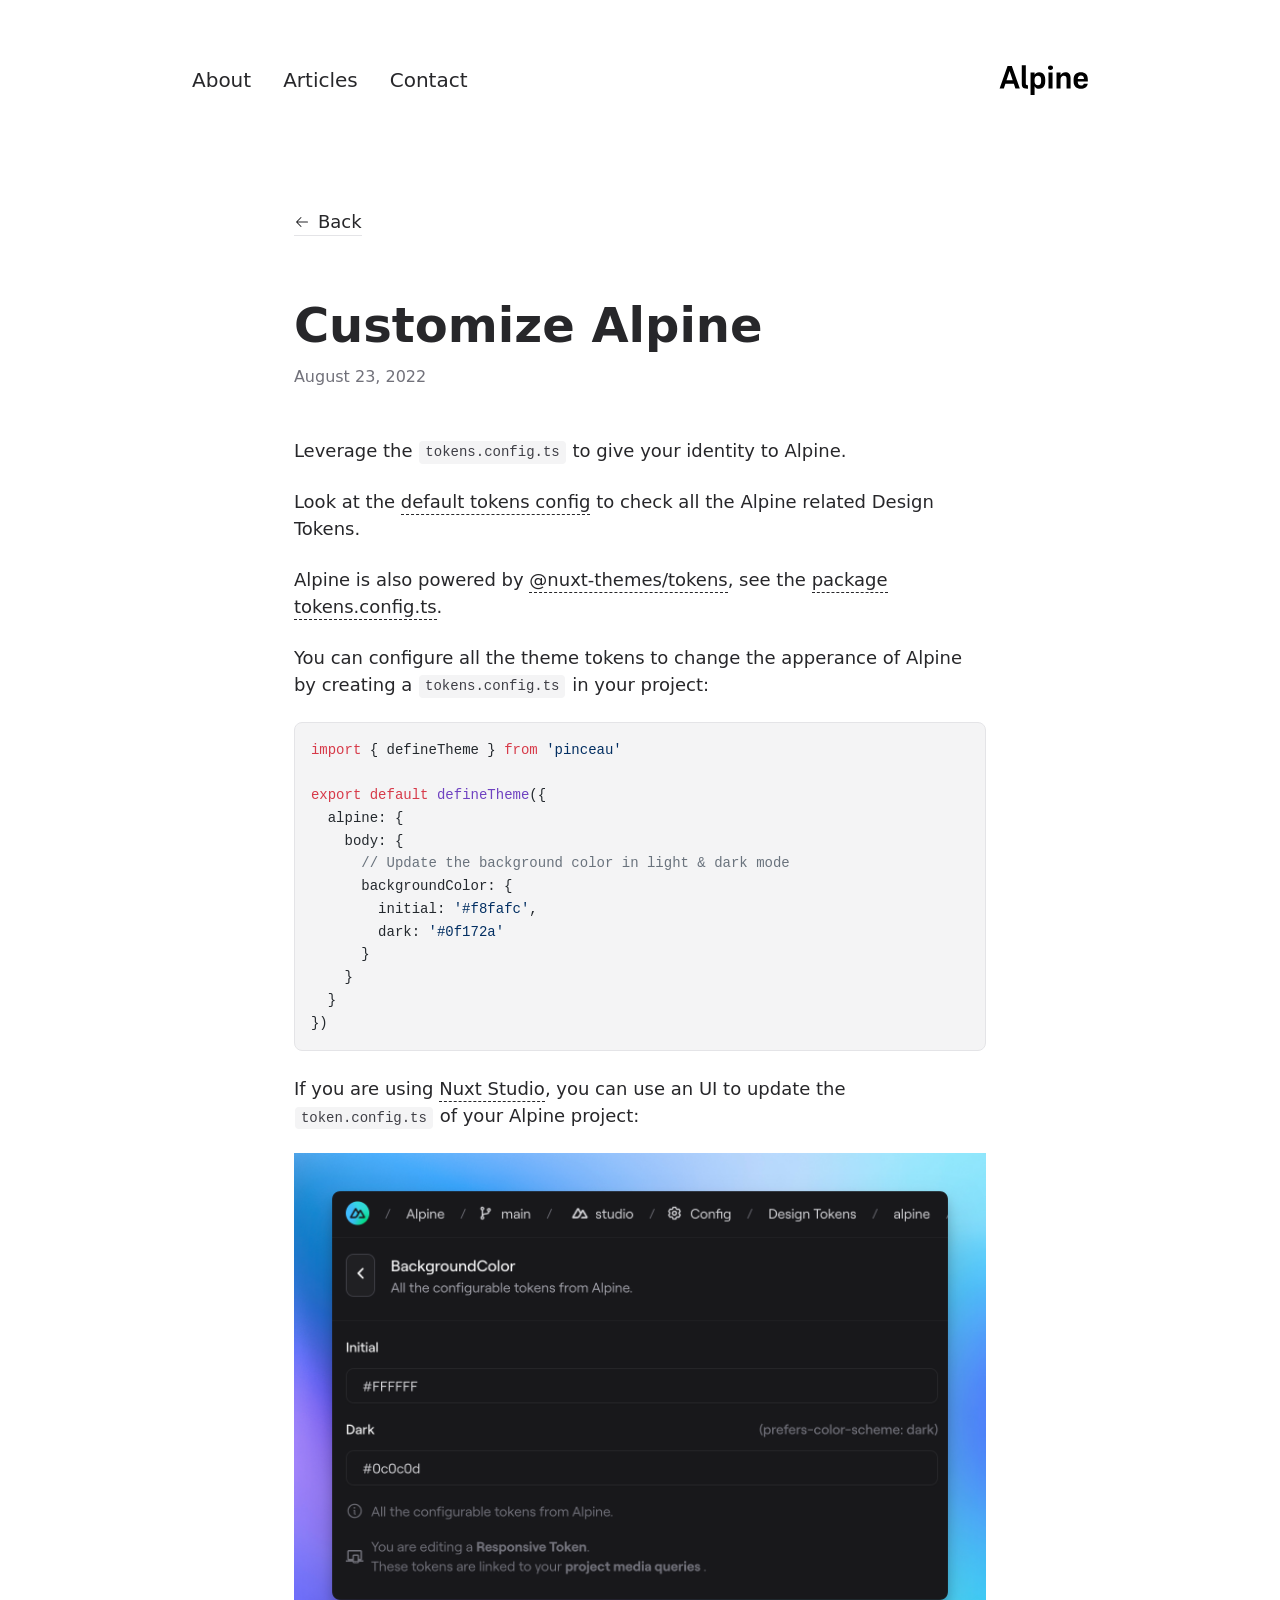
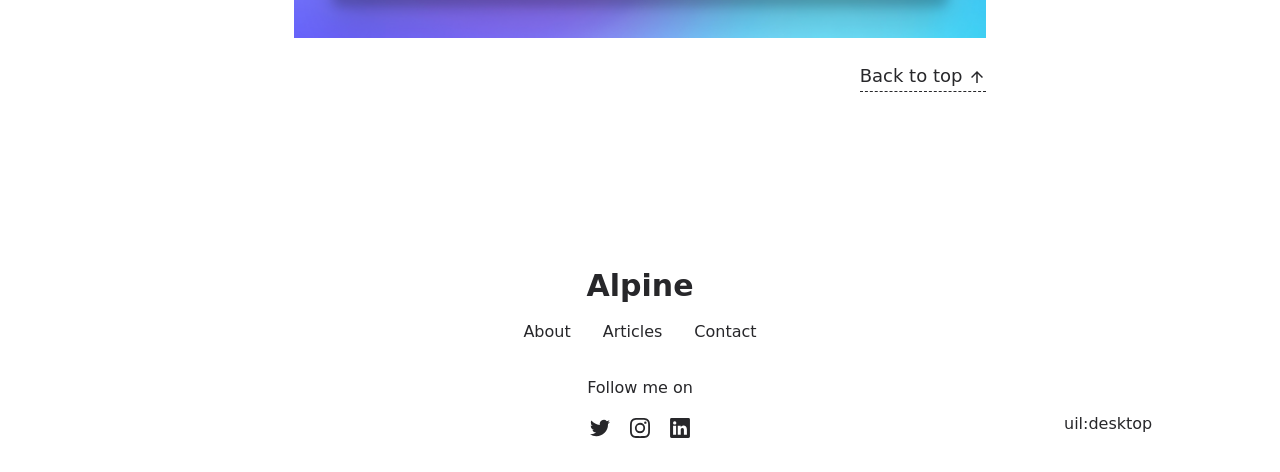
<file: articles/design-tokens/index.html>
<!DOCTYPE html><html  lang="en"><head><meta charset="utf-8">
<meta name="viewport" content="width=device-width, initial-scale=1">
<title>Customize Alpine</title>
<meta name="twitter:card" content="summary_large_image">
<meta property="og:image:width" content="400">
<meta property="og:image:height" content="300">
<meta property="og:image:alt" content="An image showcasing my project.">
<meta property="og:title" content="Customize Alpine">
<meta name="description" content="Leverage the tokens.config.ts to give your identity to Alpine.">
<meta property="og:description" content="Leverage the tokens.config.ts to give your identity to Alpine.">
<meta property="og:image" content="/articles/design-tokens.webp">
<link rel="preload" as="fetch" crossorigin="anonymous" href="/articles/design-tokens/_payload.json?e35b6a72-955a-48e2-9844-63dcf79cf25d">
<link rel="stylesheet" href="/_nuxt/entry.5mNusYLx.css">
<link rel="stylesheet" href="/_nuxt/DocumentDrivenNotFound.CeUNcIAH.css">
<link rel="stylesheet" href="/_nuxt/article.D1-1997U.css">
<link rel="stylesheet" href="/_nuxt/ProseA.CkQ8i-_m.css">
<link rel="stylesheet" href="/_nuxt/ProseH1.BKo8cnkG.css">
<link rel="stylesheet" href="/_nuxt/ProseP.q_CNrndt.css">
<link rel="stylesheet" href="/_nuxt/ProseCodeInline.D9-7R7B2.css">
<link rel="stylesheet" href="/_nuxt/ProsePre.CchFRBtv.css">
<link rel="stylesheet" href="/_nuxt/ProseCode.CCmdV5Ub.css">
<link rel="stylesheet" href="/_nuxt/ProseImg.lu2JYe2C.css">
<link rel="modulepreload" as="script" crossorigin href="/_nuxt/B6OWTG00.js">
<link rel="modulepreload" as="script" crossorigin href="/_nuxt/CCOSiSR-.js">
<link rel="modulepreload" as="script" crossorigin href="/_nuxt/Bn3HM7a7.js">
<link rel="modulepreload" as="script" crossorigin href="/_nuxt/n-SQgufE.js">
<link rel="modulepreload" as="script" crossorigin href="/_nuxt/D16uir7Y.js">
<link rel="modulepreload" as="script" crossorigin href="/_nuxt/C19ly9ij.js">
<link rel="modulepreload" as="script" crossorigin href="/_nuxt/C3N84328.js">
<link rel="modulepreload" as="script" crossorigin href="/_nuxt/I8AScPnk.js">
<link rel="modulepreload" as="script" crossorigin href="/_nuxt/B8RyuNI6.js">
<link rel="modulepreload" as="script" crossorigin href="/_nuxt/BcWussCh.js">
<link rel="modulepreload" as="script" crossorigin href="/_nuxt/BokQ3Tl4.js">
<link rel="modulepreload" as="script" crossorigin href="/_nuxt/By5gejCh.js">
<link rel="modulepreload" as="script" crossorigin href="/_nuxt/BwubtN6g.js">
<link rel="modulepreload" as="script" crossorigin href="/_nuxt/YsgKcJFJ.js">
<link rel="modulepreload" as="script" crossorigin href="/_nuxt/BuOhSOd3.js">
<link rel="modulepreload" as="script" crossorigin href="/_nuxt/CPqNjyqF.js">
<link rel="modulepreload" as="script" crossorigin href="/_nuxt/DEAwKJYI.js">
<link rel="prefetch" as="script" crossorigin href="/_nuxt/DAVwjqqn.js">
<link rel="prefetch" as="script" crossorigin href="/_nuxt/BIWj66f4.js">
<link rel="prefetch" as="script" crossorigin href="/_nuxt/CKsn9oXa.js">
<link rel="prefetch" as="style" href="/_nuxt/useStudio.BB218yG3.css">
<link rel="prefetch" as="script" crossorigin href="/_nuxt/BPxGIZzj.js">
<link rel="prefetch" as="script" crossorigin href="/_nuxt/BFpIaGS_.js">
<link rel="prefetch" as="style" href="/_nuxt/error-404.BgJ0DaSj.css">
<link rel="prefetch" as="script" crossorigin href="/_nuxt/q2HdGHEo.js">
<link rel="prefetch" as="style" href="/_nuxt/error-500.COJOQdl4.css">
<link rel="prefetch" as="script" crossorigin href="/_nuxt/BbCTUGk8.js">
<script type="module" src="/_nuxt/B6OWTG00.js" crossorigin></script><style id="pinceau-runtime-hydratable">@media{.phy[--]{--puid:7I5gOi-v;}.pv-i1Alk7{max-width:var(--elements-container-maxWidth);padding-left:var(--elements-container-padding-mobile);padding-right:var(--elements-container-padding-mobile);}@media (min-width: 475px){.pv-i1Alk7{padding-left:var(--elements-container-padding-xs);padding-right:var(--elements-container-padding-xs);}}@media (min-width: 640px){.pv-i1Alk7{padding-left:var(--elements-container-padding-sm);padding-right:var(--elements-container-padding-sm);}}@media (min-width: 768px){.pv-i1Alk7{padding-left:var(--elements-container-padding-md);padding-right:var(--elements-container-padding-md);}}} </style><style id="pinceau-theme">@media { :root {--pinceau-mq: initial; --alpine-readableLine: 68ch;--alpine-backdrop-backgroundColor: #f4f4f5b3;--prose-code-inline-padding: 0.2rem 0.375rem 0.2rem 0.375rem;--prose-code-block-backdropFilter: contrast(1);--prose-code-block-border-style: solid;--prose-code-block-border-width: 1px;--prose-tbody-tr-borderBottom-style: dashed;--prose-tbody-tr-borderBottom-width: 1px;--prose-th-textAlign: inherit;--prose-thead-borderBottom-style: solid;--prose-thead-borderBottom-width: 1px;--prose-thead-border-style: solid;--prose-thead-border-width: 0px;--prose-table-textAlign: start;--prose-hr-width: 1px;--prose-hr-style: solid;--prose-li-listStylePosition: outside;--prose-ol-li-markerColor: currentColor;--prose-ol-paddingInlineStart: 21px;--prose-ol-listStyleType: decimal;--prose-ul-li-markerColor: currentColor;--prose-ul-paddingInlineStart: 21px;--prose-ul-listStyleType: disc;--prose-blockquote-border-style: solid;--prose-blockquote-border-width: 4px;--prose-blockquote-quotes: '201C' '201D' '2018' '2019';--prose-blockquote-paddingInlineStart: 24px;--prose-a-code-color-hover: currentColor;--prose-a-code-color-static: currentColor;--prose-a-hasCode-borderBottom: none;--prose-a-border-distance: 2px;--prose-a-border-color-hover: currentColor;--prose-a-border-color-static: currentColor;--prose-a-border-style-hover: solid;--prose-a-border-style-static: dashed;--prose-a-border-width: 1px;--prose-a-color-static: inherit;--prose-a-textDecoration: none;--prose-h6-margin: 3rem 0 2rem;--prose-h5-margin: 3rem 0 2rem;--prose-h4-margin: 3rem 0 2rem;--prose-h3-margin: 3rem 0 2rem;--prose-h2-margin: 3rem 0 2rem;--prose-h1-margin: 0 0 2rem;--prose-p-fontSize: 18px;--typography-lead-loose: 2;--typography-lead-relaxed: 1.625;--typography-lead-normal: 1.5;--typography-lead-snug: 1.375;--typography-lead-tight: 1.25;--typography-lead-none: 1;--typography-lead-10: 2.5rem;--typography-lead-9: 2.25rem;--typography-lead-8: 2rem;--typography-lead-7: 1.75rem;--typography-lead-6: 1.5rem;--typography-lead-5: 1.25rem;--typography-lead-4: 1rem;--typography-lead-3: .75rem;--typography-lead-2: .5rem;--typography-lead-1: .025rem;--typography-fontWeight-black: 900;--typography-fontWeight-extrabold: 800;--typography-fontWeight-bold: 700;--typography-fontWeight-semibold: 600;--typography-fontWeight-medium: 500;--typography-fontWeight-normal: 400;--typography-fontWeight-light: 300;--typography-fontWeight-extralight: 200;--typography-fontWeight-thin: 100;--typography-fontSize-9xl: 128px;--typography-fontSize-8xl: 96px;--typography-fontSize-7xl: 72px;--typography-fontSize-6xl: 60px;--typography-fontSize-5xl: 48px;--typography-fontSize-4xl: 36px;--typography-fontSize-3xl: 30px;--typography-fontSize-2xl: 24px;--typography-fontSize-xl: 20px;--typography-fontSize-lg: 18px;--typography-fontSize-base: 16px;--typography-fontSize-sm: 14px;--typography-fontSize-xs: 12px;--typography-letterSpacing-wide: 0.025em;--typography-letterSpacing-tight: -0.025em;--typography-verticalMargin-base: 24px;--typography-verticalMargin-sm: 16px;--elements-border-secondary-hover: [object Object];--elements-backdrop-background: #fffc;--elements-backdrop-filter: saturate(200%) blur(20px);--elements-container-maxWidth: 64rem;--lead-loose: 2;--lead-relaxed: 1.625;--lead-normal: 1.5;--lead-snug: 1.375;--lead-tight: 1.25;--lead-none: 1;--lead-10: 2.5rem;--lead-9: 2.25rem;--lead-8: 2rem;--lead-7: 1.75rem;--lead-6: 1.5rem;--lead-5: 1.25rem;--lead-4: 1rem;--lead-3: .75rem;--lead-2: .5rem;--lead-1: .025rem;--letterSpacing-widest: 0.1em;--letterSpacing-wider: 0.05em;--letterSpacing-wide: 0.025em;--letterSpacing-normal: 0em;--letterSpacing-tight: -0.025em;--letterSpacing-tighter: -0.05em;--fontSize-9xl: 8rem;--fontSize-8xl: 6rem;--fontSize-7xl: 4.5rem;--fontSize-6xl: 3.75rem;--fontSize-5xl: 3rem;--fontSize-4xl: 2.25rem;--fontSize-3xl: 1.875rem;--fontSize-2xl: 1.5rem;--fontSize-xl: 1.25rem;--fontSize-lg: 1.125rem;--fontSize-base: 1rem;--fontSize-sm: 0.875rem;--fontSize-xs: 0.75rem;--fontWeight-black: 900;--fontWeight-extrabold: 800;--fontWeight-bold: 700;--fontWeight-semibold: 600;--fontWeight-medium: 500;--fontWeight-normal: 400;--fontWeight-light: 300;--fontWeight-extralight: 200;--fontWeight-thin: 100;--font-mono: ui-monospace, SFMono-Regular, Menlo, Monaco, Consolas, Liberation Mono, Courier New, monospace;--font-serif: ui-serif, Georgia, Cambria, Times New Roman, Times, serif;--font-sans: ui-sans-serif, system-ui, -apple-system, BlinkMacSystemFont, Segoe UI, Roboto, Helvetica Neue, Arial, Noto Sans, sans-serif, Apple Color Emoji, Segoe UI Emoji, Segoe UI Symbol, Noto Color Emoji;--opacity-total: 1;--opacity-high: 0.8;--opacity-medium: 0.5;--opacity-soft: 0.3;--opacity-light: 0.15;--opacity-bright: 0.1;--opacity-noOpacity: 0;--borderWidth-lg: 3px;--borderWidth-md: 2px;--borderWidth-sm: 1px;--borderWidth-noBorder: 0;--space-rem-875: 0.875rem;--space-rem-625: 0.625rem;--space-rem-375: 0.375rem;--space-rem-125: 0.125rem;--space-px: 1px;--space-128: 32rem;--space-96: 24rem;--space-80: 20rem;--space-72: 18rem;--space-64: 16rem;--space-60: 15rem;--space-56: 14rem;--space-52: 13rem;--space-48: 12rem;--space-44: 11rem;--space-40: 10rem;--space-36: 9rem;--space-32: 8rem;--space-28: 7rem;--space-24: 6rem;--space-20: 5rem;--space-16: 4rem;--space-14: 3.5rem;--space-12: 3rem;--space-11: 2.75rem;--space-10: 2.5rem;--space-9: 2.25rem;--space-8: 2rem;--space-7: 1.75rem;--space-6: 1.5rem;--space-5: 1.25rem;--space-4: 1rem;--space-3: 0.75rem;--space-2: 0.5rem;--space-1: 0.25rem;--space-0: 0px;--size-full: 100%;--size-7xl: 80rem;--size-6xl: 72rem;--size-5xl: 64rem;--size-4xl: 56rem;--size-3xl: 48rem;--size-2xl: 42rem;--size-xl: 36rem;--size-lg: 32rem;--size-md: 28rem;--size-sm: 24rem;--size-xs: 20rem;--size-200: 200px;--size-104: 104px;--size-80: 80px;--size-64: 64px;--size-56: 56px;--size-48: 48px;--size-40: 40px;--size-32: 32px;--size-24: 24px;--size-20: 20px;--size-16: 16px;--size-12: 12px;--size-8: 8px;--size-6: 6px;--size-4: 4px;--size-2: 2px;--size-0: 0px;--radii-full: 9999px;--radii-3xl: 1.75rem;--radii-2xl: 1.5rem;--radii-xl: 1rem;--radii-lg: 0.75rem;--radii-md: 0.5rem;--radii-sm: 0.375rem;--radii-xs: 0.25rem;--radii-2xs: 0.125rem;--radii-none: 0px;--shadow-none: 0px 0px 0px 0px transparent;--shadow-lg: 0px 10px 15px -3px #000000, 0px 4px 6px -4px #000000;--shadow-md: 0px 4px 6px -1px #000000, 0px 2px 4px -2px #000000;--shadow-sm: 0px 1px 3px 0px #000000, 0px 1px 2px -1px #000000;--shadow-xs: 0px 1px 2px 0px #000000;--height-screen: 100vh;--width-screen: 100vw;--color-primary-900: #002e38;--color-primary-800: #005c70;--color-primary-700: #008aa9;--color-primary-600: #00b9e1;--color-primary-500: #1ad6ff;--color-primary-400: #40ddff;--color-primary-300: #66e4ff;--color-primary-200: #8deaff;--color-primary-100: #b3f1ff;--color-primary-50: #d9f8ff;--color-ruby-900: #380011;--color-ruby-800: #700021;--color-ruby-700: #a90032;--color-ruby-600: #e10043;--color-ruby-500: #ff1a5e;--color-ruby-400: #ff4079;--color-ruby-300: #ff6694;--color-ruby-200: #ff8dae;--color-ruby-100: #ffb3c9;--color-ruby-50: #ffd9e4;--color-pink-900: #380025;--color-pink-800: #70004b;--color-pink-700: #a90070;--color-pink-600: #e10095;--color-pink-500: #ff1ab2;--color-pink-400: #ff40bf;--color-pink-300: #ff66cc;--color-pink-200: #ff8dd8;--color-pink-100: #ffb3e5;--color-pink-50: #ffd9f2;--color-purple-900: #190038;--color-purple-800: #330070;--color-purple-700: #4c00a9;--color-purple-600: #6500e1;--color-purple-500: #811aff;--color-purple-400: #9640ff;--color-purple-300: #ab66ff;--color-purple-200: #c08dff;--color-purple-100: #d5b3ff;--color-purple-50: #ead9ff;--color-royalblue-900: #0b0531;--color-royalblue-800: #160a62;--color-royalblue-700: #211093;--color-royalblue-600: #2c15c4;--color-royalblue-500: #4127e8;--color-royalblue-400: #614bec;--color-royalblue-300: #806ff0;--color-royalblue-200: #a093f3;--color-royalblue-100: #c0b7f7;--color-royalblue-50: #dfdbfb;--color-indigoblue-900: #001238;--color-indigoblue-800: #002370;--color-indigoblue-700: #0035a9;--color-indigoblue-600: #0047e1;--color-indigoblue-500: #1a62ff;--color-indigoblue-400: #407cff;--color-indigoblue-300: #6696ff;--color-indigoblue-200: #8db0ff;--color-indigoblue-100: #b3cbff;--color-indigoblue-50: #d9e5ff;--color-blue-900: #002438;--color-blue-800: #004870;--color-blue-700: #006ca9;--color-blue-600: #0090e1;--color-blue-500: #1aadff;--color-blue-400: #40bbff;--color-blue-300: #66c8ff;--color-blue-200: #8dd6ff;--color-blue-100: #b3e4ff;--color-blue-50: #d9f1ff;--color-lightblue-900: #002e38;--color-lightblue-800: #005c70;--color-lightblue-700: #008aa9;--color-lightblue-600: #00b9e1;--color-lightblue-500: #1ad6ff;--color-lightblue-400: #40ddff;--color-lightblue-300: #66e4ff;--color-lightblue-200: #8deaff;--color-lightblue-100: #b3f1ff;--color-lightblue-50: #d9f8ff;--color-teal-900: #062a28;--color-teal-800: #0b544f;--color-teal-700: #117d77;--color-teal-600: #16a79e;--color-teal-500: #1cd1c6;--color-teal-400: #36e4da;--color-teal-300: #5fe9e1;--color-teal-200: #87efe9;--color-teal-100: #aff4f0;--color-teal-50: #d7faf8;--color-pear-900: #2a2b09;--color-pear-800: #545512;--color-pear-700: #7e801b;--color-pear-600: #a8aa24;--color-pear-500: #d0d32f;--color-pear-400: #d8da52;--color-pear-300: #e0e274;--color-pear-200: #e8e997;--color-pear-100: #eff0ba;--color-pear-50: #f7f8dc;--color-red-900: #380300;--color-red-800: #700700;--color-red-700: #a90a00;--color-red-600: #e10e00;--color-red-500: #ff281a;--color-red-400: #ff4c40;--color-red-300: #ff7066;--color-red-200: #ff948d;--color-red-100: #ffb7b3;--color-red-50: #ffdbd9;--color-orange-900: #381800;--color-orange-800: #702f00;--color-orange-700: #a94700;--color-orange-600: #e15e00;--color-orange-500: #ff7a1a;--color-orange-400: #ff9040;--color-orange-300: #ffa666;--color-orange-200: #ffbd8d;--color-orange-100: #ffd3b3;--color-orange-50: #ffe9d9;--color-yellow-900: #362b03;--color-yellow-800: #6d5605;--color-yellow-700: #a38108;--color-yellow-600: #daac0a;--color-yellow-500: #f5c828;--color-yellow-400: #f7d14c;--color-yellow-300: #f8da70;--color-yellow-200: #fae393;--color-yellow-100: #fcedb7;--color-yellow-50: #fdf6db;--color-green-900: #003f25;--color-green-800: #005e38;--color-green-700: #007e4a;--color-green-600: #009d5d;--color-green-500: #00bd6f;--color-green-400: #00dc82;--color-green-300: #30ffaa;--color-green-200: #83ffcc;--color-green-100: #acffdd;--color-green-50: #d6ffee;--color-gray-900: #18181B;--color-gray-800: #27272A;--color-gray-700: #3f3f46;--color-gray-600: #52525B;--color-gray-500: #71717A;--color-gray-400: #a1a1aa;--color-gray-300: #D4d4d8;--color-gray-200: #e4e4e7;--color-gray-100: #f4f4f5;--color-gray-50: #fafafa;--color-black: #0c0c0d;--color-white: #FFFFFF;--media-portrait: only screen and (orientation: portrait);--media-landscape: only screen and (orientation: landscape);--media-rm: (prefers-reduced-motion: reduce);--media-2xl: (min-width: 1536px);--media-xl: (min-width: 1280px);--media-lg: (min-width: 1024px);--media-md: (min-width: 768px);--media-sm: (min-width: 640px);--media-xs: (min-width: 475px);--alpine-body-color: var(--color-gray-800);--alpine-body-backgroundColor: var(--color-white);--prose-code-inline-fontWeight: var(--typography-fontWeight-normal);--prose-code-inline-fontSize: var(--typography-fontSize-sm);--prose-code-inline-borderRadius: var(--radii-xs);--prose-code-block-pre-padding: var(--typography-verticalMargin-sm);--prose-code-block-margin: var(--typography-verticalMargin-base) 0;--prose-code-block-fontSize: var(--typography-fontSize-sm);--prose-tbody-code-inline-fontSize: var(--typography-fontSize-sm);--prose-tbody-td-padding: var(--typography-verticalMargin-sm);--prose-th-fontWeight: var(--typography-fontWeight-semibold);--prose-th-padding: 0 var(--typography-verticalMargin-sm) var(--typography-verticalMargin-sm) var(--typography-verticalMargin-sm);--prose-table-lineHeight: var(--typography-lead-6);--prose-table-fontSize: var(--typography-fontSize-sm);--prose-table-margin: var(--typography-verticalMargin-base) 0;--prose-hr-margin: var(--typography-verticalMargin-base) 0;--prose-li-margin: var(--typography-verticalMargin-sm) 0;--prose-ol-margin: var(--typography-verticalMargin-base) 0;--prose-ul-margin: var(--typography-verticalMargin-base) 0;--prose-blockquote-margin: var(--typography-verticalMargin-base) 0;--prose-a-code-border-style: var(--prose-a-border-style-static);--prose-a-code-border-width: var(--prose-a-border-width);--prose-a-fontWeight: var(--typography-fontWeight-medium);--prose-img-margin: var(--typography-verticalMargin-base) 0;--prose-strong-fontWeight: var(--typography-fontWeight-semibold);--prose-h6-iconSize: var(--typography-fontSize-base);--prose-h6-fontWeight: var(--typography-fontWeight-semibold);--prose-h6-lineHeight: var(--typography-lead-normal);--prose-h6-fontSize: var(--typography-fontSize-lg);--prose-h5-iconSize: var(--typography-fontSize-lg);--prose-h5-fontWeight: var(--typography-fontWeight-semibold);--prose-h5-lineHeight: var(--typography-lead-snug);--prose-h5-fontSize: var(--typography-fontSize-xl);--prose-h4-iconSize: var(--typography-fontSize-lg);--prose-h4-letterSpacing: var(--typography-letterSpacing-tight);--prose-h4-fontWeight: var(--typography-fontWeight-semibold);--prose-h4-lineHeight: var(--typography-lead-snug);--prose-h4-fontSize: var(--typography-fontSize-2xl);--prose-h3-iconSize: var(--typography-fontSize-xl);--prose-h3-letterSpacing: var(--typography-letterSpacing-tight);--prose-h3-fontWeight: var(--typography-fontWeight-semibold);--prose-h3-lineHeight: var(--typography-lead-snug);--prose-h3-fontSize: var(--typography-fontSize-3xl);--prose-h2-iconSize: var(--typography-fontSize-2xl);--prose-h2-letterSpacing: var(--typography-letterSpacing-tight);--prose-h2-fontWeight: var(--typography-fontWeight-semibold);--prose-h2-lineHeight: var(--typography-lead-tight);--prose-h2-fontSize: var(--typography-fontSize-4xl);--prose-h1-iconSize: var(--typography-fontSize-3xl);--prose-h1-letterSpacing: var(--typography-letterSpacing-tight);--prose-h1-fontWeight: var(--typography-fontWeight-bold);--prose-h1-lineHeight: var(--typography-lead-tight);--prose-h1-fontSize: var(--typography-fontSize-5xl);--prose-p-br-margin: var(--typography-verticalMargin-base) 0 0 0;--prose-p-margin: var(--typography-verticalMargin-base) 0;--prose-p-lineHeight: var(--typography-lead-normal);--typography-color-primary-900: var(--color-primary-900);--typography-color-primary-800: var(--color-primary-800);--typography-color-primary-700: var(--color-primary-700);--typography-color-primary-600: var(--color-primary-600);--typography-color-primary-500: var(--color-primary-500);--typography-color-primary-400: var(--color-primary-400);--typography-color-primary-300: var(--color-primary-300);--typography-color-primary-200: var(--color-primary-200);--typography-color-primary-100: var(--color-primary-100);--typography-color-primary-50: var(--color-primary-50);--typography-font-code: var(--font-mono);--typography-font-body: var(--font-sans);--typography-font-display: var(--font-sans);--typography-body-backgroundColor: var(--color-white);--typography-body-color: var(--color-black);--elements-state-danger-borderColor-secondary: var(--color-red-200);--elements-state-danger-borderColor-primary: var(--color-red-100);--elements-state-danger-backgroundColor-secondary: var(--color-red-100);--elements-state-danger-backgroundColor-primary: var(--color-red-50);--elements-state-danger-color-secondary: var(--color-red-600);--elements-state-danger-color-primary: var(--color-red-500);--elements-state-warning-borderColor-secondary: var(--color-yellow-200);--elements-state-warning-borderColor-primary: var(--color-yellow-100);--elements-state-warning-backgroundColor-secondary: var(--color-yellow-100);--elements-state-warning-backgroundColor-primary: var(--color-yellow-50);--elements-state-warning-color-secondary: var(--color-yellow-700);--elements-state-warning-color-primary: var(--color-yellow-600);--elements-state-success-borderColor-secondary: var(--color-green-200);--elements-state-success-borderColor-primary: var(--color-green-100);--elements-state-success-backgroundColor-secondary: var(--color-green-100);--elements-state-success-backgroundColor-primary: var(--color-green-50);--elements-state-success-color-secondary: var(--color-green-600);--elements-state-success-color-primary: var(--color-green-500);--elements-state-info-borderColor-secondary: var(--color-blue-200);--elements-state-info-borderColor-primary: var(--color-blue-100);--elements-state-info-backgroundColor-secondary: var(--color-blue-100);--elements-state-info-backgroundColor-primary: var(--color-blue-50);--elements-state-info-color-secondary: var(--color-blue-600);--elements-state-info-color-primary: var(--color-blue-500);--elements-state-primary-borderColor-secondary: var(--color-primary-200);--elements-state-primary-borderColor-primary: var(--color-primary-100);--elements-state-primary-backgroundColor-secondary: var(--color-primary-100);--elements-state-primary-backgroundColor-primary: var(--color-primary-50);--elements-state-primary-color-secondary: var(--color-primary-700);--elements-state-primary-color-primary: var(--color-primary-600);--elements-surface-secondary-backgroundColor: var(--color-gray-200);--elements-surface-primary-backgroundColor: var(--color-gray-100);--elements-surface-background-base: var(--color-gray-100);--elements-border-secondary-static: var(--color-gray-200);--elements-border-primary-hover: var(--color-gray-200);--elements-border-primary-static: var(--color-gray-100);--elements-container-padding-md: var(--space-16);--elements-container-padding-sm: var(--space-12);--elements-container-padding-xs: var(--space-8);--elements-container-padding-mobile: var(--space-6);--elements-text-secondary-color-hover: var(--color-gray-700);--elements-text-secondary-color-static: var(--color-gray-500);--elements-text-primary-color-static: var(--color-gray-900);--text-6xl-lineHeight: var(--lead-none);--text-6xl-fontSize: var(--fontSize-6xl);--text-5xl-lineHeight: var(--lead-none);--text-5xl-fontSize: var(--fontSize-5xl);--text-4xl-lineHeight: var(--lead-10);--text-4xl-fontSize: var(--fontSize-4xl);--text-3xl-lineHeight: var(--lead-9);--text-3xl-fontSize: var(--fontSize-3xl);--text-2xl-lineHeight: var(--lead-8);--text-2xl-fontSize: var(--fontSize-2xl);--text-xl-lineHeight: var(--lead-7);--text-xl-fontSize: var(--fontSize-xl);--text-lg-lineHeight: var(--lead-7);--text-lg-fontSize: var(--fontSize-lg);--text-base-lineHeight: var(--lead-6);--text-base-fontSize: var(--fontSize-base);--text-sm-lineHeight: var(--lead-5);--text-sm-fontSize: var(--fontSize-sm);--text-xs-lineHeight: var(--lead-4);--text-xs-fontSize: var(--fontSize-xs);--shadow-2xl: 0px 25px 50px -12px var(--color-gray-900);--shadow-xl: 0px 20px 25px -5px var(--color-gray-400), 0px 8px 10px -6px #000000;--color-secondary-900: var(--color-gray-900);--color-secondary-800: var(--color-gray-800);--color-secondary-700: var(--color-gray-700);--color-secondary-600: var(--color-gray-600);--color-secondary-500: var(--color-gray-500);--color-secondary-400: var(--color-gray-400);--color-secondary-300: var(--color-gray-300);--color-secondary-200: var(--color-gray-200);--color-secondary-100: var(--color-gray-100);--color-secondary-50: var(--color-gray-50);--prose-a-code-background-hover: var(--typography-color-primary-50);--prose-a-code-border-color-hover: var(--typography-color-primary-500);--prose-a-color-hover: var(--typography-color-primary-500);--typography-color-secondary-900: var(--color-secondary-900);--typography-color-secondary-800: var(--color-secondary-800);--typography-color-secondary-700: var(--color-secondary-700);--typography-color-secondary-600: var(--color-secondary-600);--typography-color-secondary-500: var(--color-secondary-500);--typography-color-secondary-400: var(--color-secondary-400);--typography-color-secondary-300: var(--color-secondary-300);--typography-color-secondary-200: var(--color-secondary-200);--typography-color-secondary-100: var(--color-secondary-100);--typography-color-secondary-50: var(--color-secondary-50);--prose-code-inline-backgroundColor: var(--typography-color-secondary-100);--prose-code-inline-color: var(--typography-color-secondary-700);--prose-code-block-backgroundColor: var(--typography-color-secondary-100);--prose-code-block-color: var(--typography-color-secondary-700);--prose-code-block-border-color: var(--typography-color-secondary-200);--prose-tbody-tr-borderBottom-color: var(--typography-color-secondary-200);--prose-th-color: var(--typography-color-secondary-600);--prose-thead-borderBottom-color: var(--typography-color-secondary-200);--prose-thead-border-color: var(--typography-color-secondary-300);--prose-hr-color: var(--typography-color-secondary-200);--prose-blockquote-border-color: var(--typography-color-secondary-200);--prose-blockquote-color: var(--typography-color-secondary-500);--prose-a-code-border-color-static: var(--typography-color-secondary-400); } }@media { :root.dark {--pinceau-mq: dark; --alpine-backdrop-backgroundColor: #18181bb3;--prose-code-block-backdropFilter: contrast(1);--prose-ol-li-markerColor: currentColor;--prose-ul-li-markerColor: currentColor;--prose-a-code-color-hover: currentColor;--prose-a-code-color-static: currentColor;--prose-a-border-color-hover: currentColor;--prose-a-border-color-static: currentColor;--prose-a-color-static: inherit;--elements-backdrop-background: #0c0d0ccc;--alpine-body-color: var(--color-gray-200);--alpine-body-backgroundColor: var(--color-black);--typography-body-backgroundColor: var(--color-black);--typography-body-color: var(--color-white);--elements-state-danger-borderColor-secondary: var(--color-red-700);--elements-state-danger-borderColor-primary: var(--color-red-800);--elements-state-danger-backgroundColor-secondary: var(--color-red-800);--elements-state-danger-backgroundColor-primary: var(--color-red-900);--elements-state-danger-color-secondary: var(--color-red-200);--elements-state-danger-color-primary: var(--color-red-300);--elements-state-warning-borderColor-secondary: var(--color-yellow-700);--elements-state-warning-borderColor-primary: var(--color-yellow-800);--elements-state-warning-backgroundColor-secondary: var(--color-yellow-800);--elements-state-warning-backgroundColor-primary: var(--color-yellow-900);--elements-state-warning-color-secondary: var(--color-yellow-200);--elements-state-warning-color-primary: var(--color-yellow-400);--elements-state-success-borderColor-secondary: var(--color-green-700);--elements-state-success-borderColor-primary: var(--color-green-800);--elements-state-success-backgroundColor-secondary: var(--color-green-800);--elements-state-success-backgroundColor-primary: var(--color-green-900);--elements-state-success-color-secondary: var(--color-green-200);--elements-state-success-color-primary: var(--color-green-400);--elements-state-info-borderColor-secondary: var(--color-blue-700);--elements-state-info-borderColor-primary: var(--color-blue-800);--elements-state-info-backgroundColor-secondary: var(--color-blue-800);--elements-state-info-backgroundColor-primary: var(--color-blue-900);--elements-state-info-color-secondary: var(--color-blue-200);--elements-state-info-color-primary: var(--color-blue-400);--elements-state-primary-borderColor-secondary: var(--color-primary-700);--elements-state-primary-borderColor-primary: var(--color-primary-800);--elements-state-primary-backgroundColor-secondary: var(--color-primary-800);--elements-state-primary-backgroundColor-primary: var(--color-primary-900);--elements-state-primary-color-secondary: var(--color-primary-200);--elements-state-primary-color-primary: var(--color-primary-400);--elements-surface-secondary-backgroundColor: var(--color-gray-800);--elements-surface-primary-backgroundColor: var(--color-gray-900);--elements-surface-background-base: var(--color-gray-900);--elements-border-secondary-static: var(--color-gray-800);--elements-border-primary-hover: var(--color-gray-800);--elements-border-primary-static: var(--color-gray-900);--elements-text-secondary-color-hover: var(--color-gray-200);--elements-text-secondary-color-static: var(--color-gray-400);--elements-text-primary-color-static: var(--color-gray-50);--prose-a-code-background-hover: var(--typography-color-primary-900);--prose-a-code-border-color-hover: var(--typography-color-primary-600);--prose-a-color-hover: var(--typography-color-primary-400);--prose-code-inline-backgroundColor: var(--typography-color-secondary-800);--prose-code-inline-color: var(--typography-color-secondary-200);--prose-code-block-backgroundColor: var(--typography-color-secondary-900);--prose-code-block-color: var(--typography-color-secondary-200);--prose-code-block-border-color: var(--typography-color-secondary-800);--prose-tbody-tr-borderBottom-color: var(--typography-color-secondary-800);--prose-th-color: var(--typography-color-secondary-400);--prose-thead-borderBottom-color: var(--typography-color-secondary-800);--prose-thead-border-color: var(--typography-color-secondary-600);--prose-hr-color: var(--typography-color-secondary-800);--prose-blockquote-border-color: var(--typography-color-secondary-700);--prose-blockquote-color: var(--typography-color-secondary-400);--prose-a-code-border-color-static: var(--typography-color-secondary-600); } }</style><script>"use strict";(()=>{const a=window,e=document.documentElement,c=window.localStorage,d=["dark","light"],n=c&&c.getItem&&c.getItem("nuxt-color-mode")||"system";let l=n==="system"?f():n;const i=e.getAttribute("data-color-mode-forced");i&&(l=i),r(l),a["__NUXT_COLOR_MODE__"]={preference:n,value:l,getColorScheme:f,addColorScheme:r,removeColorScheme:u};function r(o){const t=""+o+"",s="";e.classList?e.classList.add(t):e.className+=" "+t,s&&e.setAttribute("data-"+s,o)}function u(o){const t=""+o+"",s="";e.classList?e.classList.remove(t):e.className=e.className.replace(new RegExp(t,"g"),""),s&&e.removeAttribute("data-"+s)}function m(o){return a.matchMedia("(prefers-color-scheme"+o+")")}function f(){if(a.matchMedia&&m("").media!=="not all"){for(const o of d)if(m(":"+o).matches)return o}return"light"}})();
</script></head><body><div id="__nuxt"><div class="container pv-i1Alk7 pc-7I5gOi app-layout" data-v-5ca44ceb data-v-89ccd14e><!--[--><div class="nuxt-progress" style="width:0%;height:3px;opacity:0;background-size:Infinity% auto;" data-v-5ca44ceb></div><header class="right" data-v-5ca44ceb data-v-ace7dc26><div class="menu" data-v-ace7dc26><button aria-label="Navigation Menu" data-v-ace7dc26><svg width="24" height="24" viewBox="0 0 68 68" fill="currentColor" xmlns="http://www.w3.org/2000/svg" data-v-ace7dc26><path d="M8 34C8 32.1362 8 31.2044 8.30448 30.4693C8.71046 29.4892 9.48915 28.7105 10.4693 28.3045C11.2044 28 12.1362 28 14 28C15.8638 28 16.7956 28 17.5307 28.3045C18.5108 28.7105 19.2895 29.4892 19.6955 30.4693C20 31.2044 20 32.1362 20 34C20 35.8638 20 36.7956 19.6955 37.5307C19.2895 38.5108 18.5108 39.2895 17.5307 39.6955C16.7956 40 15.8638 40 14 40C12.1362 40 11.2044 40 10.4693 39.6955C9.48915 39.2895 8.71046 38.5108 8.30448 37.5307C8 36.7956 8 35.8638 8 34Z" data-v-ace7dc26></path><path d="M28 34C28 32.1362 28 31.2044 28.3045 30.4693C28.7105 29.4892 29.4892 28.7105 30.4693 28.3045C31.2044 28 32.1362 28 34 28C35.8638 28 36.7956 28 37.5307 28.3045C38.5108 28.7105 39.2895 29.4892 39.6955 30.4693C40 31.2044 40 32.1362 40 34C40 35.8638 40 36.7956 39.6955 37.5307C39.2895 38.5108 38.5108 39.2895 37.5307 39.6955C36.7956 40 35.8638 40 34 40C32.1362 40 31.2044 40 30.4693 39.6955C29.4892 39.2895 28.7105 38.5108 28.3045 37.5307C28 36.7956 28 35.8638 28 34Z" data-v-ace7dc26></path><path d="M48 34C48 32.1362 48 31.2044 48.3045 30.4693C48.7105 29.4892 49.4892 28.7105 50.4693 28.3045C51.2044 28 52.1362 28 54 28C55.8638 28 56.7956 28 57.5307 28.3045C58.5108 28.7105 59.2895 29.4892 59.6955 30.4693C60 31.2044 60 32.1362 60 34C60 35.8638 60 36.7956 59.6955 37.5307C59.2895 38.5108 58.5108 39.2895 57.5307 39.6955C56.7956 40 55.8638 40 54 40C52.1362 40 51.2044 40 50.4693 39.6955C49.4892 39.2895 48.7105 38.5108 48.3045 37.5307C48 36.7956 48 35.8638 48 34Z" data-v-ace7dc26></path></svg></button></div><div class="overlay" data-v-ace7dc26><nav data-v-ace7dc26 data-v-887c6ba4><ul data-v-887c6ba4><!--[--><li data-v-887c6ba4><a href="/" class="" data-v-887c6ba4><span class="underline-fx" data-v-887c6ba4></span> About</a></li><li data-v-887c6ba4><a href="/articles" class="" data-v-887c6ba4><span class="underline-fx" data-v-887c6ba4></span> Articles</a></li><li data-v-887c6ba4><a href="/contact" class="" data-v-887c6ba4><span class="underline-fx" data-v-887c6ba4></span> Contact</a></li><!--]--></ul></nav></div><div class="logo" data-v-ace7dc26><a href="/" class="" data-v-ace7dc26><img src="/logo-dark.svg" class="dark-img" alt="alpine" width="89" height="31" data-v-ace7dc26><img src="/logo.svg" class="light-img" alt="alpine" width="89" height="31" data-v-ace7dc26></a></div><div class="main-nav" data-v-ace7dc26><nav data-v-ace7dc26 data-v-887c6ba4><ul data-v-887c6ba4><!--[--><li data-v-887c6ba4><a href="/" class="" data-v-887c6ba4><span class="underline-fx" data-v-887c6ba4></span> About</a></li><li data-v-887c6ba4><a href="/articles" class="" data-v-887c6ba4><span class="underline-fx" data-v-887c6ba4></span> Articles</a></li><li data-v-887c6ba4><a href="/contact" class="" data-v-887c6ba4><span class="underline-fx" data-v-887c6ba4></span> Contact</a></li><!--]--></ul></nav></div></header><!--[--><div class="document-driven-page"><article data-v-8548618d><a href="/articles" class="back" data-v-8548618d><svg xmlns="http://www.w3.org/2000/svg" xmlns:xlink="http://www.w3.org/1999/xlink" aria-hidden="true" role="img" class="icon" data-v-8548618d style="" width="1em" height="1em" viewBox="0 0 256 256" data-v-121c6e7d><path fill="currentColor" d="M224 128a8 8 0 0 1-8 8H59.31l58.35 58.34a8 8 0 0 1-11.32 11.32l-72-72a8 8 0 0 1 0-11.32l72-72a8 8 0 0 1 11.32 11.32L59.31 120H216a8 8 0 0 1 8 8"/></svg><span data-v-8548618d> Back </span></a><header data-v-8548618d><h1 class="title" data-v-8548618d>Customize Alpine</h1><time datetime="2022-08-23T00:00:00.000Z" data-v-8548618d>August 23, 2022</time></header><div class="prose" data-v-8548618d><!--[--><div><h1 id="customize-alpine" data-v-a5759516><a aria-current="page" href="/articles/design-tokens#customize-alpine" class="router-link-active router-link-exact-active" data-v-a5759516><!--[-->Customize Alpine<!--]--><!----></a></h1><p data-v-63bfa697><!--[-->Leverage the <code class="" data-v-c81ed8f1><!--[-->tokens.config.ts<!--]--></code> to give your identity to Alpine.<!--]--></p><p data-v-63bfa697><!--[-->Look at the <a href="https://github.com/nuxt-themes/alpine/blob/main/tokens.config.ts" rel="nofollow" data-v-af1c0c3b><!--[-->default tokens config<!--]--></a> to check all the Alpine related Design Tokens.<!--]--></p><p data-v-63bfa697><!--[-->Alpine is also powered by <a href="https://www.npmjs.com/package/@nuxt-themes/tokens" rel="nofollow" data-v-af1c0c3b><!--[-->@nuxt-themes/tokens<!--]--></a>, see the <a href="https://unpkg.com/@nuxt-themes/tokens@latest/dist/tokens.config.ts" rel="nofollow" data-v-af1c0c3b><!--[-->package tokens.config.ts<!--]--></a>.<!--]--></p><p data-v-63bfa697><!--[-->You can configure all the theme tokens to change the apperance of Alpine by creating a <code class="" data-v-c81ed8f1><!--[-->tokens.config.ts<!--]--></code> in your project:<!--]--></p><div class="highlight-ts prose-code" meta data-v-bfc7416e><!----><!--[--><pre class="language-ts shiki shiki-themes github-light github-dark" style=""><!--[--><code><span class="line" line="1"><span style="--shiki-default:#D73A49;--shiki-dark:#F97583">import</span><span style="--shiki-default:#24292E;--shiki-dark:#E1E4E8"> { defineTheme } </span><span style="--shiki-default:#D73A49;--shiki-dark:#F97583">from</span><span style="--shiki-default:#032F62;--shiki-dark:#9ECBFF"> &#39;pinceau&#39;
</span></span><span class="line" line="2"><span emptylineplaceholder="true">
</span></span><span class="line" line="3"><span style="--shiki-default:#D73A49;--shiki-dark:#F97583">export</span><span style="--shiki-default:#D73A49;--shiki-dark:#F97583"> default</span><span style="--shiki-default:#6F42C1;--shiki-dark:#B392F0"> defineTheme</span><span style="--shiki-default:#24292E;--shiki-dark:#E1E4E8">({
</span></span><span class="line" line="4"><span style="--shiki-default:#24292E;--shiki-dark:#E1E4E8">  alpine: {
</span></span><span class="line" line="5"><span style="--shiki-default:#24292E;--shiki-dark:#E1E4E8">    body: {
</span></span><span class="line" line="6"><span style="--shiki-default:#6A737D;--shiki-dark:#6A737D">      // Update the background color in light &amp; dark mode
</span></span><span class="line" line="7"><span style="--shiki-default:#24292E;--shiki-dark:#E1E4E8">      backgroundColor: {
</span></span><span class="line" line="8"><span style="--shiki-default:#24292E;--shiki-dark:#E1E4E8">        initial: </span><span style="--shiki-default:#032F62;--shiki-dark:#9ECBFF">&#39;#f8fafc&#39;</span><span style="--shiki-default:#24292E;--shiki-dark:#E1E4E8">,
</span></span><span class="line" line="9"><span style="--shiki-default:#24292E;--shiki-dark:#E1E4E8">        dark: </span><span style="--shiki-default:#032F62;--shiki-dark:#9ECBFF">&#39;#0f172a&#39;
</span></span><span class="line" line="10"><span style="--shiki-default:#24292E;--shiki-dark:#E1E4E8">      }
</span></span><span class="line" line="11"><span style="--shiki-default:#24292E;--shiki-dark:#E1E4E8">    }
</span></span><span class="line" line="12"><span style="--shiki-default:#24292E;--shiki-dark:#E1E4E8">  }
</span></span><span class="line" line="13"><span style="--shiki-default:#24292E;--shiki-dark:#E1E4E8">})
</span></span></code><!--]--></pre><!--]--><button class="copy-button" data-v-bfc7416e data-v-75636234><span class="sr-only" data-v-75636234>Copy to clipboard</span><span class="icon-wrapper" data-v-75636234><svg xmlns="http://www.w3.org/2000/svg" xmlns:xlink="http://www.w3.org/1999/xlink" aria-hidden="true" role="img" class="icon" data-v-75636234 style="" width="18px" height="18px" viewBox="0 0 256 256" data-v-121c6e7d><path fill="currentColor" d="M216 32H88a8 8 0 0 0-8 8v40H40a8 8 0 0 0-8 8v128a8 8 0 0 0 8 8h128a8 8 0 0 0 8-8v-40h40a8 8 0 0 0 8-8V40a8 8 0 0 0-8-8m-56 176H48V96h112Zm48-48h-32V88a8 8 0 0 0-8-8H96V48h112Z"/></svg></span></button></div><p data-v-63bfa697><!--[-->If you are using <a href="https://nuxt.studio" rel="nofollow" data-v-af1c0c3b><!--[-->Nuxt Studio<!--]--></a>, you can use an UI to update the <code class="" data-v-c81ed8f1><!--[-->token.config.ts<!--]--></code> of your Alpine project:<!--]--></p><p data-v-63bfa697><!--[--><a href="https://nuxt.studio" rel="nofollow" data-v-af1c0c3b><!--[--><img src="/design-tokens-studio.png" alt="design-tokens-studio.png" data-v-e5a4106d><!--]--></a><!--]--></p><style>html .default .shiki span {color: var(--shiki-default);background: var(--shiki-default-bg);font-style: var(--shiki-default-font-style);font-weight: var(--shiki-default-font-weight);text-decoration: var(--shiki-default-text-decoration);}html .shiki span {color: var(--shiki-default);background: var(--shiki-default-bg);font-style: var(--shiki-default-font-style);font-weight: var(--shiki-default-font-weight);text-decoration: var(--shiki-default-text-decoration);}html .dark .shiki span {color: var(--shiki-dark);background: var(--shiki-dark-bg);font-style: var(--shiki-dark-font-style);font-weight: var(--shiki-dark-font-weight);text-decoration: var(--shiki-dark-text-decoration);}html.dark .shiki span {color: var(--shiki-dark);background: var(--shiki-dark-bg);font-style: var(--shiki-dark-font-style);font-weight: var(--shiki-dark-font-weight);text-decoration: var(--shiki-dark-text-decoration);}</style></div><!--]--><div class="back-to-top" data-v-8548618d><a data-v-8548618d data-v-af1c0c3b><!--[-->Back to top <svg xmlns="http://www.w3.org/2000/svg" xmlns:xlink="http://www.w3.org/1999/xlink" aria-hidden="true" role="img" class="icon" data-v-8548618d style="" width="1em" height="1em" viewBox="0 0 24 24" data-v-121c6e7d><path fill="currentColor" d="M11 20V7.825l-5.6 5.6L4 12l8-8l8 8l-1.4 1.425l-5.6-5.6V20z"/></svg><!--]--></a></div></div></article></div><!--]--><footer class="center" data-v-5ca44ceb data-v-99b9f9fc><a href="https://www.github.com/nuxt-themes/alpine" rel="noopener noreferrer" class="credits" data-v-99b9f9fc>Alpine</a><div class="navigation" data-v-99b9f9fc><nav data-v-99b9f9fc data-v-887c6ba4><ul data-v-887c6ba4><!--[--><li data-v-887c6ba4><a href="/" class="" data-v-887c6ba4><span class="underline-fx" data-v-887c6ba4></span> About</a></li><li data-v-887c6ba4><a href="/articles" class="" data-v-887c6ba4><span class="underline-fx" data-v-887c6ba4></span> Articles</a></li><li data-v-887c6ba4><a href="/contact" class="" data-v-887c6ba4><span class="underline-fx" data-v-887c6ba4></span> Contact</a></li><!--]--></ul></nav></div><p class="message" data-v-99b9f9fc>Follow me on</p><div class="icons" data-v-99b9f9fc><div class="social" data-v-99b9f9fc><!--[--><a href="https://twitter.com/nuxtlabs" rel="noopener noreferrer" target="_blank" title="nuxtlabs" aria-label="nuxtlabs" data-v-b5da0809><svg xmlns="http://www.w3.org/2000/svg" xmlns:xlink="http://www.w3.org/1999/xlink" aria-hidden="true" role="img" class="icon" data-v-b5da0809 style="" width="1em" height="1em" viewBox="0 0 24 24" data-v-121c6e7d><path fill="currentColor" d="M22 5.8a8.49 8.49 0 0 1-2.36.64a4.13 4.13 0 0 0 1.81-2.27a8.21 8.21 0 0 1-2.61 1a4.1 4.1 0 0 0-7 3.74a11.64 11.64 0 0 1-8.45-4.29a4.16 4.16 0 0 0-.55 2.07a4.09 4.09 0 0 0 1.82 3.41a4.05 4.05 0 0 1-1.86-.51v.05a4.1 4.1 0 0 0 3.3 4a3.93 3.93 0 0 1-1.1.17a4.9 4.9 0 0 1-.77-.07a4.11 4.11 0 0 0 3.83 2.84A8.22 8.22 0 0 1 3 18.34a7.93 7.93 0 0 1-1-.06a11.57 11.57 0 0 0 6.29 1.85A11.59 11.59 0 0 0 20 8.45v-.53a8.43 8.43 0 0 0 2-2.12"/></svg></a><a href="https://instagram.com/atinuxt" rel="noopener noreferrer" target="_blank" title="atinuxt" aria-label="atinuxt" data-v-b5da0809><svg xmlns="http://www.w3.org/2000/svg" xmlns:xlink="http://www.w3.org/1999/xlink" aria-hidden="true" role="img" class="icon" data-v-b5da0809 style="" width="1em" height="1em" viewBox="0 0 24 24" data-v-121c6e7d><path fill="currentColor" d="M17.34 5.46a1.2 1.2 0 1 0 1.2 1.2a1.2 1.2 0 0 0-1.2-1.2m4.6 2.42a7.59 7.59 0 0 0-.46-2.43a4.94 4.94 0 0 0-1.16-1.77a4.7 4.7 0 0 0-1.77-1.15a7.3 7.3 0 0 0-2.43-.47C15.06 2 14.72 2 12 2s-3.06 0-4.12.06a7.3 7.3 0 0 0-2.43.47a4.78 4.78 0 0 0-1.77 1.15a4.7 4.7 0 0 0-1.15 1.77a7.3 7.3 0 0 0-.47 2.43C2 8.94 2 9.28 2 12s0 3.06.06 4.12a7.3 7.3 0 0 0 .47 2.43a4.7 4.7 0 0 0 1.15 1.77a4.78 4.78 0 0 0 1.77 1.15a7.3 7.3 0 0 0 2.43.47C8.94 22 9.28 22 12 22s3.06 0 4.12-.06a7.3 7.3 0 0 0 2.43-.47a4.7 4.7 0 0 0 1.77-1.15a4.85 4.85 0 0 0 1.16-1.77a7.59 7.59 0 0 0 .46-2.43c0-1.06.06-1.4.06-4.12s0-3.06-.06-4.12M20.14 16a5.61 5.61 0 0 1-.34 1.86a3.06 3.06 0 0 1-.75 1.15a3.19 3.19 0 0 1-1.15.75a5.61 5.61 0 0 1-1.86.34c-1 .05-1.37.06-4 .06s-3 0-4-.06a5.73 5.73 0 0 1-1.94-.3a3.27 3.27 0 0 1-1.1-.75a3 3 0 0 1-.74-1.15a5.54 5.54 0 0 1-.4-1.9c0-1-.06-1.37-.06-4s0-3 .06-4a5.54 5.54 0 0 1 .35-1.9A3 3 0 0 1 5 5a3.14 3.14 0 0 1 1.1-.8A5.73 5.73 0 0 1 8 3.86c1 0 1.37-.06 4-.06s3 0 4 .06a5.61 5.61 0 0 1 1.86.34a3.06 3.06 0 0 1 1.19.8a3.06 3.06 0 0 1 .75 1.1a5.61 5.61 0 0 1 .34 1.9c.05 1 .06 1.37.06 4s-.01 3-.06 4M12 6.87A5.13 5.13 0 1 0 17.14 12A5.12 5.12 0 0 0 12 6.87m0 8.46A3.33 3.33 0 1 1 15.33 12A3.33 3.33 0 0 1 12 15.33"/></svg></a><a href="https://www.linkedin.com/company/nuxtlabs" rel="noopener noreferrer" target="_blank" title="LinkedIn" aria-label="LinkedIn" data-v-b5da0809><svg xmlns="http://www.w3.org/2000/svg" xmlns:xlink="http://www.w3.org/1999/xlink" aria-hidden="true" role="img" class="icon" data-v-b5da0809 style="" width="1em" height="1em" viewBox="0 0 24 24" data-v-121c6e7d><path fill="currentColor" d="M20.47 2H3.53a1.45 1.45 0 0 0-1.47 1.43v17.14A1.45 1.45 0 0 0 3.53 22h16.94a1.45 1.45 0 0 0 1.47-1.43V3.43A1.45 1.45 0 0 0 20.47 2M8.09 18.74h-3v-9h3ZM6.59 8.48a1.56 1.56 0 1 1 0-3.12a1.57 1.57 0 1 1 0 3.12m12.32 10.26h-3v-4.83c0-1.21-.43-2-1.52-2A1.65 1.65 0 0 0 12.85 13a2 2 0 0 0-.1.73v5h-3v-9h3V11a3 3 0 0 1 2.71-1.5c2 0 3.45 1.29 3.45 4.06Z"/></svg></a><!--]--></div><div class="color-mode-switch" data-v-99b9f9fc><button aria-label="Color Mode" data-v-99b9f9fc data-v-0efd664b><span data-v-0efd664b></span></button></div></div></footer><!--]--></div></div><div id="teleports"></div><script type="application/json" id="__NUXT_DATA__" data-ssr="true" data-src="/articles/design-tokens/_payload.json?e35b6a72-955a-48e2-9844-63dcf79cf25d">[{"state":1,"once":374,"_errors":376,"serverRendered":138,"path":7,"prerenderedAt":378},["Reactive",2],{"$sdd-pages":3,"$sdd-surrounds":321,"$sdd-globals":333,"$scolor-mode":335,"$sdd-navigation":337,"$sicons":358},["ShallowRef",4],["ShallowReactive",5],{"/articles/design-tokens":6},{"_path":7,"_dir":8,"_draft":9,"_partial":9,"_locale":10,"title":11,"description":12,"cover":13,"date":14,"layout":15,"body":16,"_type":316,"_id":317,"_source":318,"_file":319,"_extension":320},"/articles/design-tokens","articles",false,"","Customize Alpine","Leverage the tokens.config.ts to give your identity to Alpine.","/articles/design-tokens.webp","2022-08-23T00:00:00.000Z","article",{"type":17,"children":18,"toc":314},"root",[19,27,42,58,81,93,273,295,308],{"type":20,"tag":21,"props":22,"children":24},"element","h1",{"id":23},"customize-alpine",[25],{"type":26,"value":11},"text",{"type":20,"tag":28,"props":29,"children":30},"p",{},[31,33,40],{"type":26,"value":32},"Leverage the ",{"type":20,"tag":34,"props":35,"children":37},"code",{"className":36},[],[38],{"type":26,"value":39},"tokens.config.ts",{"type":26,"value":41}," to give your identity to Alpine.",{"type":20,"tag":28,"props":43,"children":44},{},[45,47,56],{"type":26,"value":46},"Look at the ",{"type":20,"tag":48,"props":49,"children":53},"a",{"href":50,"rel":51},"https://github.com/nuxt-themes/alpine/blob/main/tokens.config.ts",[52],"nofollow",[54],{"type":26,"value":55},"default tokens config",{"type":26,"value":57}," to check all the Alpine related Design Tokens.",{"type":20,"tag":28,"props":59,"children":60},{},[61,63,70,72,79],{"type":26,"value":62},"Alpine is also powered by ",{"type":20,"tag":48,"props":64,"children":67},{"href":65,"rel":66},"https://www.npmjs.com/package/@nuxt-themes/tokens",[52],[68],{"type":26,"value":69},"@nuxt-themes/tokens",{"type":26,"value":71},", see the ",{"type":20,"tag":48,"props":73,"children":76},{"href":74,"rel":75},"https://unpkg.com/@nuxt-themes/tokens@latest/dist/tokens.config.ts",[52],[77],{"type":26,"value":78},"package tokens.config.ts",{"type":26,"value":80},".",{"type":20,"tag":28,"props":82,"children":83},{},[84,86,91],{"type":26,"value":85},"You can configure all the theme tokens to change the apperance of Alpine by creating a ",{"type":20,"tag":34,"props":87,"children":89},{"className":88},[],[90],{"type":26,"value":39},{"type":26,"value":92}," in your project:",{"type":20,"tag":94,"props":95,"children":99},"pre",{"className":96,"code":97,"language":98,"meta":10,"style":10},"language-ts shiki shiki-themes github-light github-dark","import { defineTheme } from 'pinceau'\n\nexport default defineTheme({\n  alpine: {\n    body: {\n      // Update the background color in light & dark mode\n      backgroundColor: {\n        initial: '#f8fafc',\n        dark: '#0f172a'\n      }\n    }\n  }\n})\n","ts",[100],{"type":20,"tag":34,"props":101,"children":102},{"__ignoreMap":10},[103,132,142,167,176,185,195,204,223,237,246,255,264],{"type":20,"tag":104,"props":105,"children":108},"span",{"class":106,"line":107},"line",1,[109,115,121,126],{"type":20,"tag":104,"props":110,"children":112},{"style":111},"--shiki-default:#D73A49;--shiki-dark:#F97583",[113],{"type":26,"value":114},"import",{"type":20,"tag":104,"props":116,"children":118},{"style":117},"--shiki-default:#24292E;--shiki-dark:#E1E4E8",[119],{"type":26,"value":120}," { defineTheme } ",{"type":20,"tag":104,"props":122,"children":123},{"style":111},[124],{"type":26,"value":125},"from",{"type":20,"tag":104,"props":127,"children":129},{"style":128},"--shiki-default:#032F62;--shiki-dark:#9ECBFF",[130],{"type":26,"value":131}," 'pinceau'\n",{"type":20,"tag":104,"props":133,"children":135},{"class":106,"line":134},2,[136],{"type":20,"tag":104,"props":137,"children":139},{"emptyLinePlaceholder":138},true,[140],{"type":26,"value":141},"\n",{"type":20,"tag":104,"props":143,"children":145},{"class":106,"line":144},3,[146,151,156,162],{"type":20,"tag":104,"props":147,"children":148},{"style":111},[149],{"type":26,"value":150},"export",{"type":20,"tag":104,"props":152,"children":153},{"style":111},[154],{"type":26,"value":155}," default",{"type":20,"tag":104,"props":157,"children":159},{"style":158},"--shiki-default:#6F42C1;--shiki-dark:#B392F0",[160],{"type":26,"value":161}," defineTheme",{"type":20,"tag":104,"props":163,"children":164},{"style":117},[165],{"type":26,"value":166},"({\n",{"type":20,"tag":104,"props":168,"children":170},{"class":106,"line":169},4,[171],{"type":20,"tag":104,"props":172,"children":173},{"style":117},[174],{"type":26,"value":175},"  alpine: {\n",{"type":20,"tag":104,"props":177,"children":179},{"class":106,"line":178},5,[180],{"type":20,"tag":104,"props":181,"children":182},{"style":117},[183],{"type":26,"value":184},"    body: {\n",{"type":20,"tag":104,"props":186,"children":188},{"class":106,"line":187},6,[189],{"type":20,"tag":104,"props":190,"children":192},{"style":191},"--shiki-default:#6A737D;--shiki-dark:#6A737D",[193],{"type":26,"value":194},"      // Update the background color in light & dark mode\n",{"type":20,"tag":104,"props":196,"children":198},{"class":106,"line":197},7,[199],{"type":20,"tag":104,"props":200,"children":201},{"style":117},[202],{"type":26,"value":203},"      backgroundColor: {\n",{"type":20,"tag":104,"props":205,"children":207},{"class":106,"line":206},8,[208,213,218],{"type":20,"tag":104,"props":209,"children":210},{"style":117},[211],{"type":26,"value":212},"        initial: ",{"type":20,"tag":104,"props":214,"children":215},{"style":128},[216],{"type":26,"value":217},"'#f8fafc'",{"type":20,"tag":104,"props":219,"children":220},{"style":117},[221],{"type":26,"value":222},",\n",{"type":20,"tag":104,"props":224,"children":226},{"class":106,"line":225},9,[227,232],{"type":20,"tag":104,"props":228,"children":229},{"style":117},[230],{"type":26,"value":231},"        dark: ",{"type":20,"tag":104,"props":233,"children":234},{"style":128},[235],{"type":26,"value":236},"'#0f172a'\n",{"type":20,"tag":104,"props":238,"children":240},{"class":106,"line":239},10,[241],{"type":20,"tag":104,"props":242,"children":243},{"style":117},[244],{"type":26,"value":245},"      }\n",{"type":20,"tag":104,"props":247,"children":249},{"class":106,"line":248},11,[250],{"type":20,"tag":104,"props":251,"children":252},{"style":117},[253],{"type":26,"value":254},"    }\n",{"type":20,"tag":104,"props":256,"children":258},{"class":106,"line":257},12,[259],{"type":20,"tag":104,"props":260,"children":261},{"style":117},[262],{"type":26,"value":263},"  }\n",{"type":20,"tag":104,"props":265,"children":267},{"class":106,"line":266},13,[268],{"type":20,"tag":104,"props":269,"children":270},{"style":117},[271],{"type":26,"value":272},"})\n",{"type":20,"tag":28,"props":274,"children":275},{},[276,278,285,287,293],{"type":26,"value":277},"If you are using ",{"type":20,"tag":48,"props":279,"children":282},{"href":280,"rel":281},"https://nuxt.studio",[52],[283],{"type":26,"value":284},"Nuxt Studio",{"type":26,"value":286},", you can use an UI to update the ",{"type":20,"tag":34,"props":288,"children":290},{"className":289},[],[291],{"type":26,"value":292},"token.config.ts",{"type":26,"value":294}," of your Alpine project:",{"type":20,"tag":28,"props":296,"children":297},{},[298],{"type":20,"tag":48,"props":299,"children":301},{"href":280,"rel":300},[52],[302],{"type":20,"tag":303,"props":304,"children":307},"img",{"alt":305,"src":306},"design-tokens-studio.png","/design-tokens-studio.png",[],{"type":20,"tag":309,"props":310,"children":311},"style",{},[312],{"type":26,"value":313},"html .default .shiki span {color: var(--shiki-default);background: var(--shiki-default-bg);font-style: var(--shiki-default-font-style);font-weight: var(--shiki-default-font-weight);text-decoration: var(--shiki-default-text-decoration);}html .shiki span {color: var(--shiki-default);background: var(--shiki-default-bg);font-style: var(--shiki-default-font-style);font-weight: var(--shiki-default-font-weight);text-decoration: var(--shiki-default-text-decoration);}html .dark .shiki span {color: var(--shiki-dark);background: var(--shiki-dark-bg);font-style: var(--shiki-dark-font-style);font-weight: var(--shiki-dark-font-weight);text-decoration: var(--shiki-dark-text-decoration);}html.dark .shiki span {color: var(--shiki-dark);background: var(--shiki-dark-bg);font-style: var(--shiki-dark-font-style);font-weight: var(--shiki-dark-font-weight);text-decoration: var(--shiki-dark-text-decoration);}",{"title":10,"searchDepth":134,"depth":134,"links":315},[],"markdown","content:articles:4.design-tokens.md","content","articles/4.design-tokens.md","md",["ShallowRef",322],["ShallowReactive",323],{"/articles/design-tokens":324},[325,332],{"_path":326,"_dir":8,"_draft":9,"_partial":9,"_locale":10,"title":327,"description":328,"cover":329,"date":14,"layout":15,"_type":316,"_id":330,"_source":318,"_file":331,"_extension":320},"/articles/write-articles","Write Articles","Writing Markdown articles in Alpine is straightforward.","/articles/write-articles.webp","content:articles:3.write-articles.md","articles/3.write-articles.md",null,["ShallowRef",334],{},{"preference":336,"value":336,"unknown":138,"forced":9},"system",[338,342,355],{"title":339,"_path":340,"layout":341},"About","/","default",{"title":343,"_path":344,"children":345,"layout":354},"Articles","/articles",[346,349,352,353],{"title":347,"_path":348,"layout":15},"Get started with Alpine","/articles/get-started",{"title":350,"_path":351,"layout":15},"Configure Alpine","/articles/configure",{"title":327,"_path":326,"layout":15},{"title":11,"_path":7,"layout":15},"page",{"title":356,"_path":357,"layout":341},"Contact","/contact",{"uil:twitter":359,"uil:instagram":363,"uil:linkedin":365,"material-symbols:arrow-upward":367,"ph:arrow-left":369,"ph:copy":372},{"left":360,"top":360,"width":361,"height":361,"rotate":360,"vFlip":9,"hFlip":9,"body":362},0,24,"\u003Cpath fill=\"currentColor\" d=\"M22 5.8a8.49 8.49 0 0 1-2.36.64a4.13 4.13 0 0 0 1.81-2.27a8.21 8.21 0 0 1-2.61 1a4.1 4.1 0 0 0-7 3.74a11.64 11.64 0 0 1-8.45-4.29a4.16 4.16 0 0 0-.55 2.07a4.09 4.09 0 0 0 1.82 3.41a4.05 4.05 0 0 1-1.86-.51v.05a4.1 4.1 0 0 0 3.3 4a3.93 3.93 0 0 1-1.1.17a4.9 4.9 0 0 1-.77-.07a4.11 4.11 0 0 0 3.83 2.84A8.22 8.22 0 0 1 3 18.34a7.93 7.93 0 0 1-1-.06a11.57 11.57 0 0 0 6.29 1.85A11.59 11.59 0 0 0 20 8.45v-.53a8.43 8.43 0 0 0 2-2.12\"/>",{"left":360,"top":360,"width":361,"height":361,"rotate":360,"vFlip":9,"hFlip":9,"body":364},"\u003Cpath fill=\"currentColor\" d=\"M17.34 5.46a1.2 1.2 0 1 0 1.2 1.2a1.2 1.2 0 0 0-1.2-1.2m4.6 2.42a7.59 7.59 0 0 0-.46-2.43a4.94 4.94 0 0 0-1.16-1.77a4.7 4.7 0 0 0-1.77-1.15a7.3 7.3 0 0 0-2.43-.47C15.06 2 14.72 2 12 2s-3.06 0-4.12.06a7.3 7.3 0 0 0-2.43.47a4.78 4.78 0 0 0-1.77 1.15a4.7 4.7 0 0 0-1.15 1.77a7.3 7.3 0 0 0-.47 2.43C2 8.94 2 9.28 2 12s0 3.06.06 4.12a7.3 7.3 0 0 0 .47 2.43a4.7 4.7 0 0 0 1.15 1.77a4.78 4.78 0 0 0 1.77 1.15a7.3 7.3 0 0 0 2.43.47C8.94 22 9.28 22 12 22s3.06 0 4.12-.06a7.3 7.3 0 0 0 2.43-.47a4.7 4.7 0 0 0 1.77-1.15a4.85 4.85 0 0 0 1.16-1.77a7.59 7.59 0 0 0 .46-2.43c0-1.06.06-1.4.06-4.12s0-3.06-.06-4.12M20.14 16a5.61 5.61 0 0 1-.34 1.86a3.06 3.06 0 0 1-.75 1.15a3.19 3.19 0 0 1-1.15.75a5.61 5.61 0 0 1-1.86.34c-1 .05-1.37.06-4 .06s-3 0-4-.06a5.73 5.73 0 0 1-1.94-.3a3.27 3.27 0 0 1-1.1-.75a3 3 0 0 1-.74-1.15a5.54 5.54 0 0 1-.4-1.9c0-1-.06-1.37-.06-4s0-3 .06-4a5.54 5.54 0 0 1 .35-1.9A3 3 0 0 1 5 5a3.14 3.14 0 0 1 1.1-.8A5.73 5.73 0 0 1 8 3.86c1 0 1.37-.06 4-.06s3 0 4 .06a5.61 5.61 0 0 1 1.86.34a3.06 3.06 0 0 1 1.19.8a3.06 3.06 0 0 1 .75 1.1a5.61 5.61 0 0 1 .34 1.9c.05 1 .06 1.37.06 4s-.01 3-.06 4M12 6.87A5.13 5.13 0 1 0 17.14 12A5.12 5.12 0 0 0 12 6.87m0 8.46A3.33 3.33 0 1 1 15.33 12A3.33 3.33 0 0 1 12 15.33\"/>",{"left":360,"top":360,"width":361,"height":361,"rotate":360,"vFlip":9,"hFlip":9,"body":366},"\u003Cpath fill=\"currentColor\" d=\"M20.47 2H3.53a1.45 1.45 0 0 0-1.47 1.43v17.14A1.45 1.45 0 0 0 3.53 22h16.94a1.45 1.45 0 0 0 1.47-1.43V3.43A1.45 1.45 0 0 0 20.47 2M8.09 18.74h-3v-9h3ZM6.59 8.48a1.56 1.56 0 1 1 0-3.12a1.57 1.57 0 1 1 0 3.12m12.32 10.26h-3v-4.83c0-1.21-.43-2-1.52-2A1.65 1.65 0 0 0 12.85 13a2 2 0 0 0-.1.73v5h-3v-9h3V11a3 3 0 0 1 2.71-1.5c2 0 3.45 1.29 3.45 4.06Z\"/>",{"left":360,"top":360,"width":361,"height":361,"rotate":360,"vFlip":9,"hFlip":9,"body":368},"\u003Cpath fill=\"currentColor\" d=\"M11 20V7.825l-5.6 5.6L4 12l8-8l8 8l-1.4 1.425l-5.6-5.6V20z\"/>",{"left":360,"top":360,"width":370,"height":370,"rotate":360,"vFlip":9,"hFlip":9,"body":371},256,"\u003Cpath fill=\"currentColor\" d=\"M224 128a8 8 0 0 1-8 8H59.31l58.35 58.34a8 8 0 0 1-11.32 11.32l-72-72a8 8 0 0 1 0-11.32l72-72a8 8 0 0 1 11.32 11.32L59.31 120H216a8 8 0 0 1 8 8\"/>",{"left":360,"top":360,"width":370,"height":370,"rotate":360,"vFlip":9,"hFlip":9,"body":373},"\u003Cpath fill=\"currentColor\" d=\"M216 32H88a8 8 0 0 0-8 8v40H40a8 8 0 0 0-8 8v128a8 8 0 0 0 8 8h128a8 8 0 0 0 8-8v-40h40a8 8 0 0 0 8-8V40a8 8 0 0 0-8-8m-56 176H48V96h112Zm48-48h-32V88a8 8 0 0 0-8-8H96V48h112Z\"/>",["Reactive",375],["Set"],["Reactive",377],{},1717911435871]</script>
<script>window.__NUXT__={};window.__NUXT__.config={public:{FORMSPREE_URL:"",plausible:{hashMode:false,trackLocalhost:false,domain:"",apiHost:"https://plausible.io",autoPageviews:true,autoOutboundTracking:false},studio:{apiURL:"https://api.nuxt.studio"},mdc:{components:{prose:true,map:{p:"prose-p",a:"prose-a",blockquote:"prose-blockquote","code-inline":"prose-code-inline",code:"ProseCodeInline",em:"prose-em",h1:"prose-h1",h2:"prose-h2",h3:"prose-h3",h4:"prose-h4",h5:"prose-h5",h6:"prose-h6",hr:"prose-hr",img:"prose-img",ul:"prose-ul",ol:"prose-ol",li:"prose-li",strong:"prose-strong",table:"prose-table",thead:"prose-thead",tbody:"prose-tbody",td:"prose-td",th:"prose-th",tr:"prose-tr"}},headings:{anchorLinks:{h1:false,h2:true,h3:true,h4:true,h5:false,h6:false}}},content:{locales:[],defaultLocale:"",integrity:1717911416380,experimental:{stripQueryParameters:false,advanceQuery:false,clientDB:false},respectPathCase:false,api:{baseURL:"/api/_content"},navigation:{fields:["navTitle","layout"]},tags:{p:"prose-p",a:"prose-a",blockquote:"prose-blockquote","code-inline":"prose-code-inline",code:"ProseCodeInline",em:"prose-em",h1:"prose-h1",h2:"prose-h2",h3:"prose-h3",h4:"prose-h4",h5:"prose-h5",h6:"prose-h6",hr:"prose-hr",img:"prose-img",ul:"prose-ul",ol:"prose-ol",li:"prose-li",strong:"prose-strong",table:"prose-table",thead:"prose-thead",tbody:"prose-tbody",td:"prose-td",th:"prose-th",tr:"prose-tr"},highlight:{theme:{default:"github-light",dark:"github-dark"},preload:["json","js","ts","html","css","vue","diff","shell","markdown","yaml","bash","ini","c","cpp"],highlighter:"shiki",langs:["js","jsx","json","ts","tsx","vue","css","html","vue","bash","md","mdc","yaml","json","js","ts","html","css","vue","diff","shell","markdown","yaml","bash","ini","c","cpp"]},wsUrl:"",documentDriven:{page:true,navigation:true,surround:true,globals:{},layoutFallbacks:["theme"],injectPage:true},host:"",trailingSlash:false,search:"",contentHead:true,anchorLinks:{depth:4,exclude:[1]}}},app:{baseURL:"/",buildAssetsDir:"/_nuxt/",cdnURL:""}}</script></body></html>
</file>
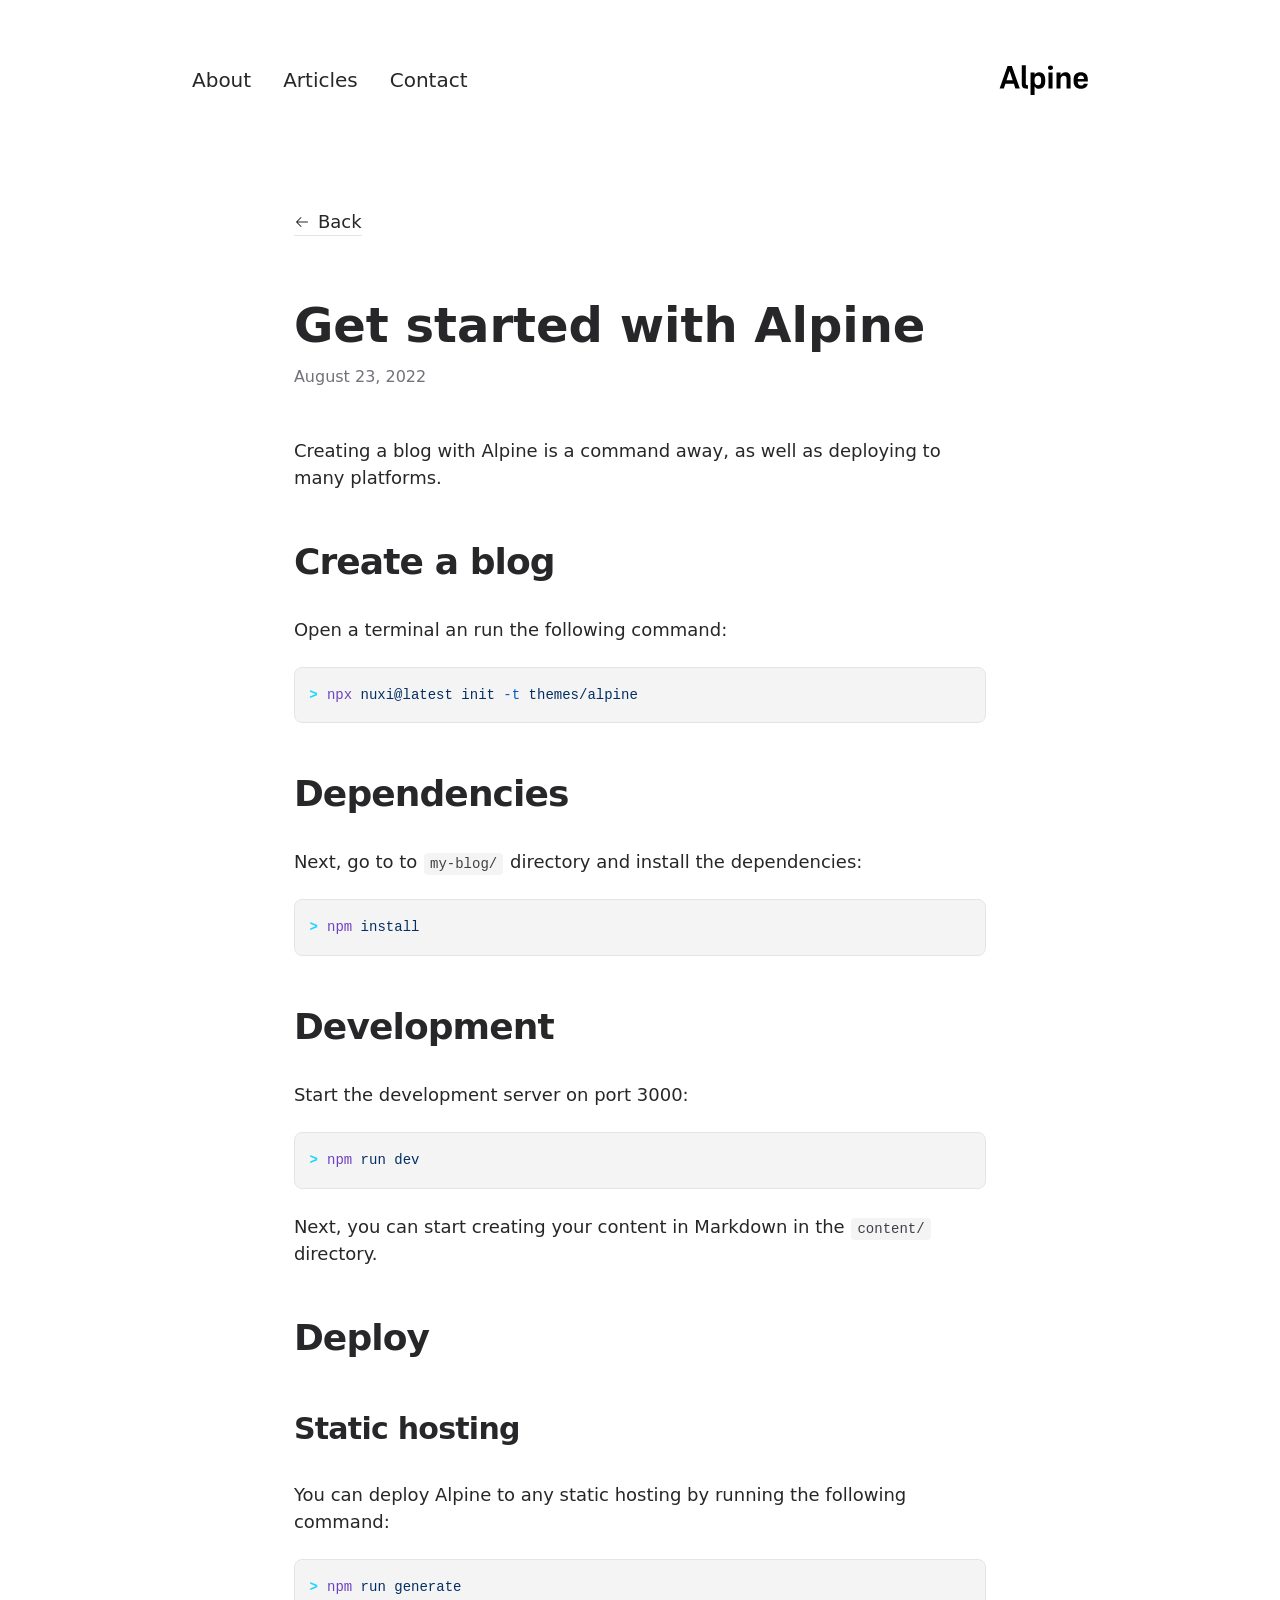
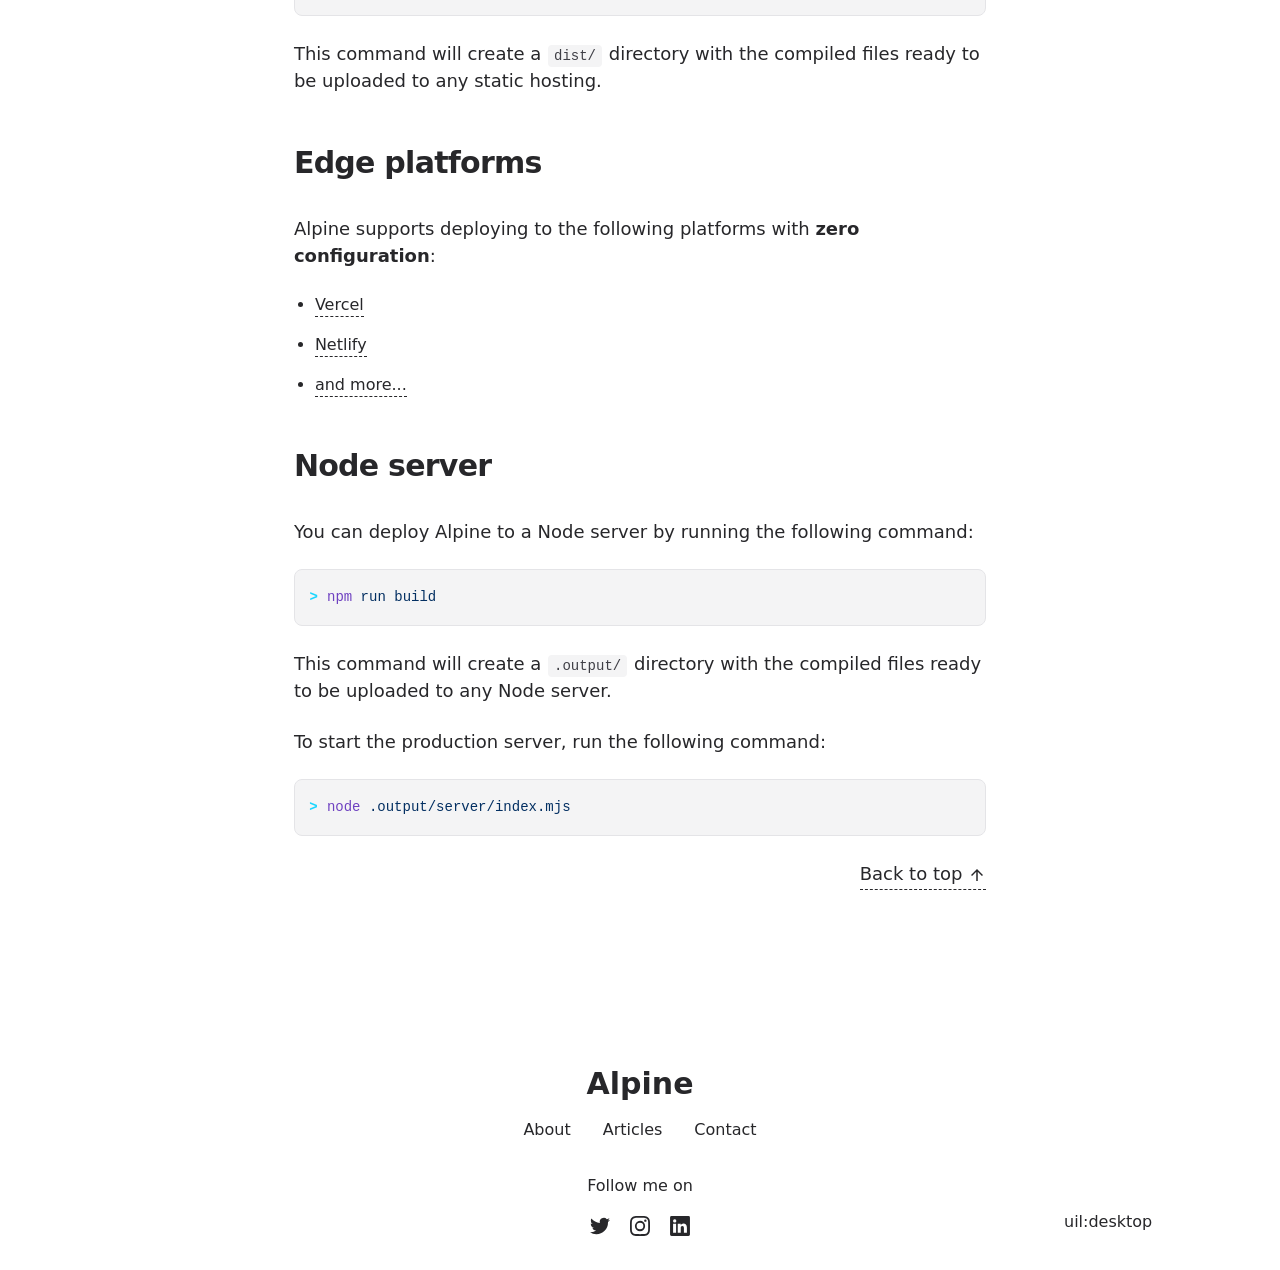
<file: articles/get-started/index.html>
<!DOCTYPE html><html  lang="en"><head><meta charset="utf-8">
<meta name="viewport" content="width=device-width, initial-scale=1">
<title>Get started with Alpine</title>
<meta name="twitter:card" content="summary_large_image">
<meta property="og:image:width" content="400">
<meta property="og:image:height" content="300">
<meta property="og:image:alt" content="An image showcasing my project.">
<meta property="og:title" content="Get started with Alpine">
<meta name="description" content="Creating a blog with Alpine is a command away, as well as deploying to many platforms.">
<meta property="og:description" content="Creating a blog with Alpine is a command away, as well as deploying to many platforms.">
<meta property="og:image" content="/articles/get-started.webp">
<link rel="preload" as="fetch" crossorigin="anonymous" href="/articles/get-started/_payload.json?e35b6a72-955a-48e2-9844-63dcf79cf25d">
<link rel="stylesheet" href="/_nuxt/entry.5mNusYLx.css">
<link rel="stylesheet" href="/_nuxt/DocumentDrivenNotFound.CeUNcIAH.css">
<link rel="stylesheet" href="/_nuxt/article.D1-1997U.css">
<link rel="stylesheet" href="/_nuxt/ProseA.CkQ8i-_m.css">
<link rel="stylesheet" href="/_nuxt/ProseH1.BKo8cnkG.css">
<link rel="stylesheet" href="/_nuxt/ProseP.q_CNrndt.css">
<link rel="stylesheet" href="/_nuxt/ProseH2.B4T8WbL5.css">
<link rel="stylesheet" href="/_nuxt/ProsePre.CchFRBtv.css">
<link rel="stylesheet" href="/_nuxt/ProseCode.CCmdV5Ub.css">
<link rel="stylesheet" href="/_nuxt/ProseCodeInline.D9-7R7B2.css">
<link rel="stylesheet" href="/_nuxt/ProseH3.CbwhYZNV.css">
<link rel="stylesheet" href="/_nuxt/ProseStrong.C2S7cHcm.css">
<link rel="stylesheet" href="/_nuxt/ProseUl.PBbf5qLl.css">
<link rel="stylesheet" href="/_nuxt/ProseLi.70MHq6GO.css">
<link rel="modulepreload" as="script" crossorigin href="/_nuxt/B6OWTG00.js">
<link rel="modulepreload" as="script" crossorigin href="/_nuxt/CCOSiSR-.js">
<link rel="modulepreload" as="script" crossorigin href="/_nuxt/Bn3HM7a7.js">
<link rel="modulepreload" as="script" crossorigin href="/_nuxt/n-SQgufE.js">
<link rel="modulepreload" as="script" crossorigin href="/_nuxt/D16uir7Y.js">
<link rel="modulepreload" as="script" crossorigin href="/_nuxt/C19ly9ij.js">
<link rel="modulepreload" as="script" crossorigin href="/_nuxt/C3N84328.js">
<link rel="modulepreload" as="script" crossorigin href="/_nuxt/I8AScPnk.js">
<link rel="modulepreload" as="script" crossorigin href="/_nuxt/B8RyuNI6.js">
<link rel="modulepreload" as="script" crossorigin href="/_nuxt/BcWussCh.js">
<link rel="modulepreload" as="script" crossorigin href="/_nuxt/BokQ3Tl4.js">
<link rel="modulepreload" as="script" crossorigin href="/_nuxt/By5gejCh.js">
<link rel="modulepreload" as="script" crossorigin href="/_nuxt/BwubtN6g.js">
<link rel="modulepreload" as="script" crossorigin href="/_nuxt/B0zhgcj7.js">
<link rel="modulepreload" as="script" crossorigin href="/_nuxt/BuOhSOd3.js">
<link rel="modulepreload" as="script" crossorigin href="/_nuxt/CPqNjyqF.js">
<link rel="modulepreload" as="script" crossorigin href="/_nuxt/YsgKcJFJ.js">
<link rel="modulepreload" as="script" crossorigin href="/_nuxt/Dl42xOpy.js">
<link rel="modulepreload" as="script" crossorigin href="/_nuxt/L2xSXH7H.js">
<link rel="modulepreload" as="script" crossorigin href="/_nuxt/DUqu4blB.js">
<link rel="modulepreload" as="script" crossorigin href="/_nuxt/BvBToo2J.js">
<link rel="prefetch" as="script" crossorigin href="/_nuxt/DAVwjqqn.js">
<link rel="prefetch" as="script" crossorigin href="/_nuxt/BIWj66f4.js">
<link rel="prefetch" as="script" crossorigin href="/_nuxt/CKsn9oXa.js">
<link rel="prefetch" as="style" href="/_nuxt/useStudio.BB218yG3.css">
<link rel="prefetch" as="script" crossorigin href="/_nuxt/BPxGIZzj.js">
<link rel="prefetch" as="script" crossorigin href="/_nuxt/BFpIaGS_.js">
<link rel="prefetch" as="style" href="/_nuxt/error-404.BgJ0DaSj.css">
<link rel="prefetch" as="script" crossorigin href="/_nuxt/q2HdGHEo.js">
<link rel="prefetch" as="style" href="/_nuxt/error-500.COJOQdl4.css">
<link rel="prefetch" as="script" crossorigin href="/_nuxt/BbCTUGk8.js">
<script type="module" src="/_nuxt/B6OWTG00.js" crossorigin></script><style id="pinceau-runtime-hydratable">@media{.phy[--]{--puid:XeJWs6-v;}.pv-Tawki1{max-width:var(--elements-container-maxWidth);padding-left:var(--elements-container-padding-mobile);padding-right:var(--elements-container-padding-mobile);}@media (min-width: 475px){.pv-Tawki1{padding-left:var(--elements-container-padding-xs);padding-right:var(--elements-container-padding-xs);}}@media (min-width: 640px){.pv-Tawki1{padding-left:var(--elements-container-padding-sm);padding-right:var(--elements-container-padding-sm);}}@media (min-width: 768px){.pv-Tawki1{padding-left:var(--elements-container-padding-md);padding-right:var(--elements-container-padding-md);}}} </style><style id="pinceau-theme">@media { :root {--pinceau-mq: initial; --alpine-readableLine: 68ch;--alpine-backdrop-backgroundColor: #f4f4f5b3;--prose-code-inline-padding: 0.2rem 0.375rem 0.2rem 0.375rem;--prose-code-block-backdropFilter: contrast(1);--prose-code-block-border-style: solid;--prose-code-block-border-width: 1px;--prose-tbody-tr-borderBottom-style: dashed;--prose-tbody-tr-borderBottom-width: 1px;--prose-th-textAlign: inherit;--prose-thead-borderBottom-style: solid;--prose-thead-borderBottom-width: 1px;--prose-thead-border-style: solid;--prose-thead-border-width: 0px;--prose-table-textAlign: start;--prose-hr-width: 1px;--prose-hr-style: solid;--prose-li-listStylePosition: outside;--prose-ol-li-markerColor: currentColor;--prose-ol-paddingInlineStart: 21px;--prose-ol-listStyleType: decimal;--prose-ul-li-markerColor: currentColor;--prose-ul-paddingInlineStart: 21px;--prose-ul-listStyleType: disc;--prose-blockquote-border-style: solid;--prose-blockquote-border-width: 4px;--prose-blockquote-quotes: '201C' '201D' '2018' '2019';--prose-blockquote-paddingInlineStart: 24px;--prose-a-code-color-hover: currentColor;--prose-a-code-color-static: currentColor;--prose-a-hasCode-borderBottom: none;--prose-a-border-distance: 2px;--prose-a-border-color-hover: currentColor;--prose-a-border-color-static: currentColor;--prose-a-border-style-hover: solid;--prose-a-border-style-static: dashed;--prose-a-border-width: 1px;--prose-a-color-static: inherit;--prose-a-textDecoration: none;--prose-h6-margin: 3rem 0 2rem;--prose-h5-margin: 3rem 0 2rem;--prose-h4-margin: 3rem 0 2rem;--prose-h3-margin: 3rem 0 2rem;--prose-h2-margin: 3rem 0 2rem;--prose-h1-margin: 0 0 2rem;--prose-p-fontSize: 18px;--typography-lead-loose: 2;--typography-lead-relaxed: 1.625;--typography-lead-normal: 1.5;--typography-lead-snug: 1.375;--typography-lead-tight: 1.25;--typography-lead-none: 1;--typography-lead-10: 2.5rem;--typography-lead-9: 2.25rem;--typography-lead-8: 2rem;--typography-lead-7: 1.75rem;--typography-lead-6: 1.5rem;--typography-lead-5: 1.25rem;--typography-lead-4: 1rem;--typography-lead-3: .75rem;--typography-lead-2: .5rem;--typography-lead-1: .025rem;--typography-fontWeight-black: 900;--typography-fontWeight-extrabold: 800;--typography-fontWeight-bold: 700;--typography-fontWeight-semibold: 600;--typography-fontWeight-medium: 500;--typography-fontWeight-normal: 400;--typography-fontWeight-light: 300;--typography-fontWeight-extralight: 200;--typography-fontWeight-thin: 100;--typography-fontSize-9xl: 128px;--typography-fontSize-8xl: 96px;--typography-fontSize-7xl: 72px;--typography-fontSize-6xl: 60px;--typography-fontSize-5xl: 48px;--typography-fontSize-4xl: 36px;--typography-fontSize-3xl: 30px;--typography-fontSize-2xl: 24px;--typography-fontSize-xl: 20px;--typography-fontSize-lg: 18px;--typography-fontSize-base: 16px;--typography-fontSize-sm: 14px;--typography-fontSize-xs: 12px;--typography-letterSpacing-wide: 0.025em;--typography-letterSpacing-tight: -0.025em;--typography-verticalMargin-base: 24px;--typography-verticalMargin-sm: 16px;--elements-border-secondary-hover: [object Object];--elements-backdrop-background: #fffc;--elements-backdrop-filter: saturate(200%) blur(20px);--elements-container-maxWidth: 64rem;--lead-loose: 2;--lead-relaxed: 1.625;--lead-normal: 1.5;--lead-snug: 1.375;--lead-tight: 1.25;--lead-none: 1;--lead-10: 2.5rem;--lead-9: 2.25rem;--lead-8: 2rem;--lead-7: 1.75rem;--lead-6: 1.5rem;--lead-5: 1.25rem;--lead-4: 1rem;--lead-3: .75rem;--lead-2: .5rem;--lead-1: .025rem;--letterSpacing-widest: 0.1em;--letterSpacing-wider: 0.05em;--letterSpacing-wide: 0.025em;--letterSpacing-normal: 0em;--letterSpacing-tight: -0.025em;--letterSpacing-tighter: -0.05em;--fontSize-9xl: 8rem;--fontSize-8xl: 6rem;--fontSize-7xl: 4.5rem;--fontSize-6xl: 3.75rem;--fontSize-5xl: 3rem;--fontSize-4xl: 2.25rem;--fontSize-3xl: 1.875rem;--fontSize-2xl: 1.5rem;--fontSize-xl: 1.25rem;--fontSize-lg: 1.125rem;--fontSize-base: 1rem;--fontSize-sm: 0.875rem;--fontSize-xs: 0.75rem;--fontWeight-black: 900;--fontWeight-extrabold: 800;--fontWeight-bold: 700;--fontWeight-semibold: 600;--fontWeight-medium: 500;--fontWeight-normal: 400;--fontWeight-light: 300;--fontWeight-extralight: 200;--fontWeight-thin: 100;--font-mono: ui-monospace, SFMono-Regular, Menlo, Monaco, Consolas, Liberation Mono, Courier New, monospace;--font-serif: ui-serif, Georgia, Cambria, Times New Roman, Times, serif;--font-sans: ui-sans-serif, system-ui, -apple-system, BlinkMacSystemFont, Segoe UI, Roboto, Helvetica Neue, Arial, Noto Sans, sans-serif, Apple Color Emoji, Segoe UI Emoji, Segoe UI Symbol, Noto Color Emoji;--opacity-total: 1;--opacity-high: 0.8;--opacity-medium: 0.5;--opacity-soft: 0.3;--opacity-light: 0.15;--opacity-bright: 0.1;--opacity-noOpacity: 0;--borderWidth-lg: 3px;--borderWidth-md: 2px;--borderWidth-sm: 1px;--borderWidth-noBorder: 0;--space-rem-875: 0.875rem;--space-rem-625: 0.625rem;--space-rem-375: 0.375rem;--space-rem-125: 0.125rem;--space-px: 1px;--space-128: 32rem;--space-96: 24rem;--space-80: 20rem;--space-72: 18rem;--space-64: 16rem;--space-60: 15rem;--space-56: 14rem;--space-52: 13rem;--space-48: 12rem;--space-44: 11rem;--space-40: 10rem;--space-36: 9rem;--space-32: 8rem;--space-28: 7rem;--space-24: 6rem;--space-20: 5rem;--space-16: 4rem;--space-14: 3.5rem;--space-12: 3rem;--space-11: 2.75rem;--space-10: 2.5rem;--space-9: 2.25rem;--space-8: 2rem;--space-7: 1.75rem;--space-6: 1.5rem;--space-5: 1.25rem;--space-4: 1rem;--space-3: 0.75rem;--space-2: 0.5rem;--space-1: 0.25rem;--space-0: 0px;--size-full: 100%;--size-7xl: 80rem;--size-6xl: 72rem;--size-5xl: 64rem;--size-4xl: 56rem;--size-3xl: 48rem;--size-2xl: 42rem;--size-xl: 36rem;--size-lg: 32rem;--size-md: 28rem;--size-sm: 24rem;--size-xs: 20rem;--size-200: 200px;--size-104: 104px;--size-80: 80px;--size-64: 64px;--size-56: 56px;--size-48: 48px;--size-40: 40px;--size-32: 32px;--size-24: 24px;--size-20: 20px;--size-16: 16px;--size-12: 12px;--size-8: 8px;--size-6: 6px;--size-4: 4px;--size-2: 2px;--size-0: 0px;--radii-full: 9999px;--radii-3xl: 1.75rem;--radii-2xl: 1.5rem;--radii-xl: 1rem;--radii-lg: 0.75rem;--radii-md: 0.5rem;--radii-sm: 0.375rem;--radii-xs: 0.25rem;--radii-2xs: 0.125rem;--radii-none: 0px;--shadow-none: 0px 0px 0px 0px transparent;--shadow-lg: 0px 10px 15px -3px #000000, 0px 4px 6px -4px #000000;--shadow-md: 0px 4px 6px -1px #000000, 0px 2px 4px -2px #000000;--shadow-sm: 0px 1px 3px 0px #000000, 0px 1px 2px -1px #000000;--shadow-xs: 0px 1px 2px 0px #000000;--height-screen: 100vh;--width-screen: 100vw;--color-primary-900: #002e38;--color-primary-800: #005c70;--color-primary-700: #008aa9;--color-primary-600: #00b9e1;--color-primary-500: #1ad6ff;--color-primary-400: #40ddff;--color-primary-300: #66e4ff;--color-primary-200: #8deaff;--color-primary-100: #b3f1ff;--color-primary-50: #d9f8ff;--color-ruby-900: #380011;--color-ruby-800: #700021;--color-ruby-700: #a90032;--color-ruby-600: #e10043;--color-ruby-500: #ff1a5e;--color-ruby-400: #ff4079;--color-ruby-300: #ff6694;--color-ruby-200: #ff8dae;--color-ruby-100: #ffb3c9;--color-ruby-50: #ffd9e4;--color-pink-900: #380025;--color-pink-800: #70004b;--color-pink-700: #a90070;--color-pink-600: #e10095;--color-pink-500: #ff1ab2;--color-pink-400: #ff40bf;--color-pink-300: #ff66cc;--color-pink-200: #ff8dd8;--color-pink-100: #ffb3e5;--color-pink-50: #ffd9f2;--color-purple-900: #190038;--color-purple-800: #330070;--color-purple-700: #4c00a9;--color-purple-600: #6500e1;--color-purple-500: #811aff;--color-purple-400: #9640ff;--color-purple-300: #ab66ff;--color-purple-200: #c08dff;--color-purple-100: #d5b3ff;--color-purple-50: #ead9ff;--color-royalblue-900: #0b0531;--color-royalblue-800: #160a62;--color-royalblue-700: #211093;--color-royalblue-600: #2c15c4;--color-royalblue-500: #4127e8;--color-royalblue-400: #614bec;--color-royalblue-300: #806ff0;--color-royalblue-200: #a093f3;--color-royalblue-100: #c0b7f7;--color-royalblue-50: #dfdbfb;--color-indigoblue-900: #001238;--color-indigoblue-800: #002370;--color-indigoblue-700: #0035a9;--color-indigoblue-600: #0047e1;--color-indigoblue-500: #1a62ff;--color-indigoblue-400: #407cff;--color-indigoblue-300: #6696ff;--color-indigoblue-200: #8db0ff;--color-indigoblue-100: #b3cbff;--color-indigoblue-50: #d9e5ff;--color-blue-900: #002438;--color-blue-800: #004870;--color-blue-700: #006ca9;--color-blue-600: #0090e1;--color-blue-500: #1aadff;--color-blue-400: #40bbff;--color-blue-300: #66c8ff;--color-blue-200: #8dd6ff;--color-blue-100: #b3e4ff;--color-blue-50: #d9f1ff;--color-lightblue-900: #002e38;--color-lightblue-800: #005c70;--color-lightblue-700: #008aa9;--color-lightblue-600: #00b9e1;--color-lightblue-500: #1ad6ff;--color-lightblue-400: #40ddff;--color-lightblue-300: #66e4ff;--color-lightblue-200: #8deaff;--color-lightblue-100: #b3f1ff;--color-lightblue-50: #d9f8ff;--color-teal-900: #062a28;--color-teal-800: #0b544f;--color-teal-700: #117d77;--color-teal-600: #16a79e;--color-teal-500: #1cd1c6;--color-teal-400: #36e4da;--color-teal-300: #5fe9e1;--color-teal-200: #87efe9;--color-teal-100: #aff4f0;--color-teal-50: #d7faf8;--color-pear-900: #2a2b09;--color-pear-800: #545512;--color-pear-700: #7e801b;--color-pear-600: #a8aa24;--color-pear-500: #d0d32f;--color-pear-400: #d8da52;--color-pear-300: #e0e274;--color-pear-200: #e8e997;--color-pear-100: #eff0ba;--color-pear-50: #f7f8dc;--color-red-900: #380300;--color-red-800: #700700;--color-red-700: #a90a00;--color-red-600: #e10e00;--color-red-500: #ff281a;--color-red-400: #ff4c40;--color-red-300: #ff7066;--color-red-200: #ff948d;--color-red-100: #ffb7b3;--color-red-50: #ffdbd9;--color-orange-900: #381800;--color-orange-800: #702f00;--color-orange-700: #a94700;--color-orange-600: #e15e00;--color-orange-500: #ff7a1a;--color-orange-400: #ff9040;--color-orange-300: #ffa666;--color-orange-200: #ffbd8d;--color-orange-100: #ffd3b3;--color-orange-50: #ffe9d9;--color-yellow-900: #362b03;--color-yellow-800: #6d5605;--color-yellow-700: #a38108;--color-yellow-600: #daac0a;--color-yellow-500: #f5c828;--color-yellow-400: #f7d14c;--color-yellow-300: #f8da70;--color-yellow-200: #fae393;--color-yellow-100: #fcedb7;--color-yellow-50: #fdf6db;--color-green-900: #003f25;--color-green-800: #005e38;--color-green-700: #007e4a;--color-green-600: #009d5d;--color-green-500: #00bd6f;--color-green-400: #00dc82;--color-green-300: #30ffaa;--color-green-200: #83ffcc;--color-green-100: #acffdd;--color-green-50: #d6ffee;--color-gray-900: #18181B;--color-gray-800: #27272A;--color-gray-700: #3f3f46;--color-gray-600: #52525B;--color-gray-500: #71717A;--color-gray-400: #a1a1aa;--color-gray-300: #D4d4d8;--color-gray-200: #e4e4e7;--color-gray-100: #f4f4f5;--color-gray-50: #fafafa;--color-black: #0c0c0d;--color-white: #FFFFFF;--media-portrait: only screen and (orientation: portrait);--media-landscape: only screen and (orientation: landscape);--media-rm: (prefers-reduced-motion: reduce);--media-2xl: (min-width: 1536px);--media-xl: (min-width: 1280px);--media-lg: (min-width: 1024px);--media-md: (min-width: 768px);--media-sm: (min-width: 640px);--media-xs: (min-width: 475px);--alpine-body-color: var(--color-gray-800);--alpine-body-backgroundColor: var(--color-white);--prose-code-inline-fontWeight: var(--typography-fontWeight-normal);--prose-code-inline-fontSize: var(--typography-fontSize-sm);--prose-code-inline-borderRadius: var(--radii-xs);--prose-code-block-pre-padding: var(--typography-verticalMargin-sm);--prose-code-block-margin: var(--typography-verticalMargin-base) 0;--prose-code-block-fontSize: var(--typography-fontSize-sm);--prose-tbody-code-inline-fontSize: var(--typography-fontSize-sm);--prose-tbody-td-padding: var(--typography-verticalMargin-sm);--prose-th-fontWeight: var(--typography-fontWeight-semibold);--prose-th-padding: 0 var(--typography-verticalMargin-sm) var(--typography-verticalMargin-sm) var(--typography-verticalMargin-sm);--prose-table-lineHeight: var(--typography-lead-6);--prose-table-fontSize: var(--typography-fontSize-sm);--prose-table-margin: var(--typography-verticalMargin-base) 0;--prose-hr-margin: var(--typography-verticalMargin-base) 0;--prose-li-margin: var(--typography-verticalMargin-sm) 0;--prose-ol-margin: var(--typography-verticalMargin-base) 0;--prose-ul-margin: var(--typography-verticalMargin-base) 0;--prose-blockquote-margin: var(--typography-verticalMargin-base) 0;--prose-a-code-border-style: var(--prose-a-border-style-static);--prose-a-code-border-width: var(--prose-a-border-width);--prose-a-fontWeight: var(--typography-fontWeight-medium);--prose-img-margin: var(--typography-verticalMargin-base) 0;--prose-strong-fontWeight: var(--typography-fontWeight-semibold);--prose-h6-iconSize: var(--typography-fontSize-base);--prose-h6-fontWeight: var(--typography-fontWeight-semibold);--prose-h6-lineHeight: var(--typography-lead-normal);--prose-h6-fontSize: var(--typography-fontSize-lg);--prose-h5-iconSize: var(--typography-fontSize-lg);--prose-h5-fontWeight: var(--typography-fontWeight-semibold);--prose-h5-lineHeight: var(--typography-lead-snug);--prose-h5-fontSize: var(--typography-fontSize-xl);--prose-h4-iconSize: var(--typography-fontSize-lg);--prose-h4-letterSpacing: var(--typography-letterSpacing-tight);--prose-h4-fontWeight: var(--typography-fontWeight-semibold);--prose-h4-lineHeight: var(--typography-lead-snug);--prose-h4-fontSize: var(--typography-fontSize-2xl);--prose-h3-iconSize: var(--typography-fontSize-xl);--prose-h3-letterSpacing: var(--typography-letterSpacing-tight);--prose-h3-fontWeight: var(--typography-fontWeight-semibold);--prose-h3-lineHeight: var(--typography-lead-snug);--prose-h3-fontSize: var(--typography-fontSize-3xl);--prose-h2-iconSize: var(--typography-fontSize-2xl);--prose-h2-letterSpacing: var(--typography-letterSpacing-tight);--prose-h2-fontWeight: var(--typography-fontWeight-semibold);--prose-h2-lineHeight: var(--typography-lead-tight);--prose-h2-fontSize: var(--typography-fontSize-4xl);--prose-h1-iconSize: var(--typography-fontSize-3xl);--prose-h1-letterSpacing: var(--typography-letterSpacing-tight);--prose-h1-fontWeight: var(--typography-fontWeight-bold);--prose-h1-lineHeight: var(--typography-lead-tight);--prose-h1-fontSize: var(--typography-fontSize-5xl);--prose-p-br-margin: var(--typography-verticalMargin-base) 0 0 0;--prose-p-margin: var(--typography-verticalMargin-base) 0;--prose-p-lineHeight: var(--typography-lead-normal);--typography-color-primary-900: var(--color-primary-900);--typography-color-primary-800: var(--color-primary-800);--typography-color-primary-700: var(--color-primary-700);--typography-color-primary-600: var(--color-primary-600);--typography-color-primary-500: var(--color-primary-500);--typography-color-primary-400: var(--color-primary-400);--typography-color-primary-300: var(--color-primary-300);--typography-color-primary-200: var(--color-primary-200);--typography-color-primary-100: var(--color-primary-100);--typography-color-primary-50: var(--color-primary-50);--typography-font-code: var(--font-mono);--typography-font-body: var(--font-sans);--typography-font-display: var(--font-sans);--typography-body-backgroundColor: var(--color-white);--typography-body-color: var(--color-black);--elements-state-danger-borderColor-secondary: var(--color-red-200);--elements-state-danger-borderColor-primary: var(--color-red-100);--elements-state-danger-backgroundColor-secondary: var(--color-red-100);--elements-state-danger-backgroundColor-primary: var(--color-red-50);--elements-state-danger-color-secondary: var(--color-red-600);--elements-state-danger-color-primary: var(--color-red-500);--elements-state-warning-borderColor-secondary: var(--color-yellow-200);--elements-state-warning-borderColor-primary: var(--color-yellow-100);--elements-state-warning-backgroundColor-secondary: var(--color-yellow-100);--elements-state-warning-backgroundColor-primary: var(--color-yellow-50);--elements-state-warning-color-secondary: var(--color-yellow-700);--elements-state-warning-color-primary: var(--color-yellow-600);--elements-state-success-borderColor-secondary: var(--color-green-200);--elements-state-success-borderColor-primary: var(--color-green-100);--elements-state-success-backgroundColor-secondary: var(--color-green-100);--elements-state-success-backgroundColor-primary: var(--color-green-50);--elements-state-success-color-secondary: var(--color-green-600);--elements-state-success-color-primary: var(--color-green-500);--elements-state-info-borderColor-secondary: var(--color-blue-200);--elements-state-info-borderColor-primary: var(--color-blue-100);--elements-state-info-backgroundColor-secondary: var(--color-blue-100);--elements-state-info-backgroundColor-primary: var(--color-blue-50);--elements-state-info-color-secondary: var(--color-blue-600);--elements-state-info-color-primary: var(--color-blue-500);--elements-state-primary-borderColor-secondary: var(--color-primary-200);--elements-state-primary-borderColor-primary: var(--color-primary-100);--elements-state-primary-backgroundColor-secondary: var(--color-primary-100);--elements-state-primary-backgroundColor-primary: var(--color-primary-50);--elements-state-primary-color-secondary: var(--color-primary-700);--elements-state-primary-color-primary: var(--color-primary-600);--elements-surface-secondary-backgroundColor: var(--color-gray-200);--elements-surface-primary-backgroundColor: var(--color-gray-100);--elements-surface-background-base: var(--color-gray-100);--elements-border-secondary-static: var(--color-gray-200);--elements-border-primary-hover: var(--color-gray-200);--elements-border-primary-static: var(--color-gray-100);--elements-container-padding-md: var(--space-16);--elements-container-padding-sm: var(--space-12);--elements-container-padding-xs: var(--space-8);--elements-container-padding-mobile: var(--space-6);--elements-text-secondary-color-hover: var(--color-gray-700);--elements-text-secondary-color-static: var(--color-gray-500);--elements-text-primary-color-static: var(--color-gray-900);--text-6xl-lineHeight: var(--lead-none);--text-6xl-fontSize: var(--fontSize-6xl);--text-5xl-lineHeight: var(--lead-none);--text-5xl-fontSize: var(--fontSize-5xl);--text-4xl-lineHeight: var(--lead-10);--text-4xl-fontSize: var(--fontSize-4xl);--text-3xl-lineHeight: var(--lead-9);--text-3xl-fontSize: var(--fontSize-3xl);--text-2xl-lineHeight: var(--lead-8);--text-2xl-fontSize: var(--fontSize-2xl);--text-xl-lineHeight: var(--lead-7);--text-xl-fontSize: var(--fontSize-xl);--text-lg-lineHeight: var(--lead-7);--text-lg-fontSize: var(--fontSize-lg);--text-base-lineHeight: var(--lead-6);--text-base-fontSize: var(--fontSize-base);--text-sm-lineHeight: var(--lead-5);--text-sm-fontSize: var(--fontSize-sm);--text-xs-lineHeight: var(--lead-4);--text-xs-fontSize: var(--fontSize-xs);--shadow-2xl: 0px 25px 50px -12px var(--color-gray-900);--shadow-xl: 0px 20px 25px -5px var(--color-gray-400), 0px 8px 10px -6px #000000;--color-secondary-900: var(--color-gray-900);--color-secondary-800: var(--color-gray-800);--color-secondary-700: var(--color-gray-700);--color-secondary-600: var(--color-gray-600);--color-secondary-500: var(--color-gray-500);--color-secondary-400: var(--color-gray-400);--color-secondary-300: var(--color-gray-300);--color-secondary-200: var(--color-gray-200);--color-secondary-100: var(--color-gray-100);--color-secondary-50: var(--color-gray-50);--prose-a-code-background-hover: var(--typography-color-primary-50);--prose-a-code-border-color-hover: var(--typography-color-primary-500);--prose-a-color-hover: var(--typography-color-primary-500);--typography-color-secondary-900: var(--color-secondary-900);--typography-color-secondary-800: var(--color-secondary-800);--typography-color-secondary-700: var(--color-secondary-700);--typography-color-secondary-600: var(--color-secondary-600);--typography-color-secondary-500: var(--color-secondary-500);--typography-color-secondary-400: var(--color-secondary-400);--typography-color-secondary-300: var(--color-secondary-300);--typography-color-secondary-200: var(--color-secondary-200);--typography-color-secondary-100: var(--color-secondary-100);--typography-color-secondary-50: var(--color-secondary-50);--prose-code-inline-backgroundColor: var(--typography-color-secondary-100);--prose-code-inline-color: var(--typography-color-secondary-700);--prose-code-block-backgroundColor: var(--typography-color-secondary-100);--prose-code-block-color: var(--typography-color-secondary-700);--prose-code-block-border-color: var(--typography-color-secondary-200);--prose-tbody-tr-borderBottom-color: var(--typography-color-secondary-200);--prose-th-color: var(--typography-color-secondary-600);--prose-thead-borderBottom-color: var(--typography-color-secondary-200);--prose-thead-border-color: var(--typography-color-secondary-300);--prose-hr-color: var(--typography-color-secondary-200);--prose-blockquote-border-color: var(--typography-color-secondary-200);--prose-blockquote-color: var(--typography-color-secondary-500);--prose-a-code-border-color-static: var(--typography-color-secondary-400); } }@media { :root.dark {--pinceau-mq: dark; --alpine-backdrop-backgroundColor: #18181bb3;--prose-code-block-backdropFilter: contrast(1);--prose-ol-li-markerColor: currentColor;--prose-ul-li-markerColor: currentColor;--prose-a-code-color-hover: currentColor;--prose-a-code-color-static: currentColor;--prose-a-border-color-hover: currentColor;--prose-a-border-color-static: currentColor;--prose-a-color-static: inherit;--elements-backdrop-background: #0c0d0ccc;--alpine-body-color: var(--color-gray-200);--alpine-body-backgroundColor: var(--color-black);--typography-body-backgroundColor: var(--color-black);--typography-body-color: var(--color-white);--elements-state-danger-borderColor-secondary: var(--color-red-700);--elements-state-danger-borderColor-primary: var(--color-red-800);--elements-state-danger-backgroundColor-secondary: var(--color-red-800);--elements-state-danger-backgroundColor-primary: var(--color-red-900);--elements-state-danger-color-secondary: var(--color-red-200);--elements-state-danger-color-primary: var(--color-red-300);--elements-state-warning-borderColor-secondary: var(--color-yellow-700);--elements-state-warning-borderColor-primary: var(--color-yellow-800);--elements-state-warning-backgroundColor-secondary: var(--color-yellow-800);--elements-state-warning-backgroundColor-primary: var(--color-yellow-900);--elements-state-warning-color-secondary: var(--color-yellow-200);--elements-state-warning-color-primary: var(--color-yellow-400);--elements-state-success-borderColor-secondary: var(--color-green-700);--elements-state-success-borderColor-primary: var(--color-green-800);--elements-state-success-backgroundColor-secondary: var(--color-green-800);--elements-state-success-backgroundColor-primary: var(--color-green-900);--elements-state-success-color-secondary: var(--color-green-200);--elements-state-success-color-primary: var(--color-green-400);--elements-state-info-borderColor-secondary: var(--color-blue-700);--elements-state-info-borderColor-primary: var(--color-blue-800);--elements-state-info-backgroundColor-secondary: var(--color-blue-800);--elements-state-info-backgroundColor-primary: var(--color-blue-900);--elements-state-info-color-secondary: var(--color-blue-200);--elements-state-info-color-primary: var(--color-blue-400);--elements-state-primary-borderColor-secondary: var(--color-primary-700);--elements-state-primary-borderColor-primary: var(--color-primary-800);--elements-state-primary-backgroundColor-secondary: var(--color-primary-800);--elements-state-primary-backgroundColor-primary: var(--color-primary-900);--elements-state-primary-color-secondary: var(--color-primary-200);--elements-state-primary-color-primary: var(--color-primary-400);--elements-surface-secondary-backgroundColor: var(--color-gray-800);--elements-surface-primary-backgroundColor: var(--color-gray-900);--elements-surface-background-base: var(--color-gray-900);--elements-border-secondary-static: var(--color-gray-800);--elements-border-primary-hover: var(--color-gray-800);--elements-border-primary-static: var(--color-gray-900);--elements-text-secondary-color-hover: var(--color-gray-200);--elements-text-secondary-color-static: var(--color-gray-400);--elements-text-primary-color-static: var(--color-gray-50);--prose-a-code-background-hover: var(--typography-color-primary-900);--prose-a-code-border-color-hover: var(--typography-color-primary-600);--prose-a-color-hover: var(--typography-color-primary-400);--prose-code-inline-backgroundColor: var(--typography-color-secondary-800);--prose-code-inline-color: var(--typography-color-secondary-200);--prose-code-block-backgroundColor: var(--typography-color-secondary-900);--prose-code-block-color: var(--typography-color-secondary-200);--prose-code-block-border-color: var(--typography-color-secondary-800);--prose-tbody-tr-borderBottom-color: var(--typography-color-secondary-800);--prose-th-color: var(--typography-color-secondary-400);--prose-thead-borderBottom-color: var(--typography-color-secondary-800);--prose-thead-border-color: var(--typography-color-secondary-600);--prose-hr-color: var(--typography-color-secondary-800);--prose-blockquote-border-color: var(--typography-color-secondary-700);--prose-blockquote-color: var(--typography-color-secondary-400);--prose-a-code-border-color-static: var(--typography-color-secondary-600); } }</style><script>"use strict";(()=>{const a=window,e=document.documentElement,c=window.localStorage,d=["dark","light"],n=c&&c.getItem&&c.getItem("nuxt-color-mode")||"system";let l=n==="system"?f():n;const i=e.getAttribute("data-color-mode-forced");i&&(l=i),r(l),a["__NUXT_COLOR_MODE__"]={preference:n,value:l,getColorScheme:f,addColorScheme:r,removeColorScheme:u};function r(o){const t=""+o+"",s="";e.classList?e.classList.add(t):e.className+=" "+t,s&&e.setAttribute("data-"+s,o)}function u(o){const t=""+o+"",s="";e.classList?e.classList.remove(t):e.className=e.className.replace(new RegExp(t,"g"),""),s&&e.removeAttribute("data-"+s)}function m(o){return a.matchMedia("(prefers-color-scheme"+o+")")}function f(){if(a.matchMedia&&m("").media!=="not all"){for(const o of d)if(m(":"+o).matches)return o}return"light"}})();
</script></head><body><div id="__nuxt"><div class="container pv-Tawki1 pc-XeJWs6 app-layout" data-v-5ca44ceb data-v-89ccd14e><!--[--><div class="nuxt-progress" style="width:0%;height:3px;opacity:0;background-size:Infinity% auto;" data-v-5ca44ceb></div><header class="right" data-v-5ca44ceb data-v-ace7dc26><div class="menu" data-v-ace7dc26><button aria-label="Navigation Menu" data-v-ace7dc26><svg width="24" height="24" viewBox="0 0 68 68" fill="currentColor" xmlns="http://www.w3.org/2000/svg" data-v-ace7dc26><path d="M8 34C8 32.1362 8 31.2044 8.30448 30.4693C8.71046 29.4892 9.48915 28.7105 10.4693 28.3045C11.2044 28 12.1362 28 14 28C15.8638 28 16.7956 28 17.5307 28.3045C18.5108 28.7105 19.2895 29.4892 19.6955 30.4693C20 31.2044 20 32.1362 20 34C20 35.8638 20 36.7956 19.6955 37.5307C19.2895 38.5108 18.5108 39.2895 17.5307 39.6955C16.7956 40 15.8638 40 14 40C12.1362 40 11.2044 40 10.4693 39.6955C9.48915 39.2895 8.71046 38.5108 8.30448 37.5307C8 36.7956 8 35.8638 8 34Z" data-v-ace7dc26></path><path d="M28 34C28 32.1362 28 31.2044 28.3045 30.4693C28.7105 29.4892 29.4892 28.7105 30.4693 28.3045C31.2044 28 32.1362 28 34 28C35.8638 28 36.7956 28 37.5307 28.3045C38.5108 28.7105 39.2895 29.4892 39.6955 30.4693C40 31.2044 40 32.1362 40 34C40 35.8638 40 36.7956 39.6955 37.5307C39.2895 38.5108 38.5108 39.2895 37.5307 39.6955C36.7956 40 35.8638 40 34 40C32.1362 40 31.2044 40 30.4693 39.6955C29.4892 39.2895 28.7105 38.5108 28.3045 37.5307C28 36.7956 28 35.8638 28 34Z" data-v-ace7dc26></path><path d="M48 34C48 32.1362 48 31.2044 48.3045 30.4693C48.7105 29.4892 49.4892 28.7105 50.4693 28.3045C51.2044 28 52.1362 28 54 28C55.8638 28 56.7956 28 57.5307 28.3045C58.5108 28.7105 59.2895 29.4892 59.6955 30.4693C60 31.2044 60 32.1362 60 34C60 35.8638 60 36.7956 59.6955 37.5307C59.2895 38.5108 58.5108 39.2895 57.5307 39.6955C56.7956 40 55.8638 40 54 40C52.1362 40 51.2044 40 50.4693 39.6955C49.4892 39.2895 48.7105 38.5108 48.3045 37.5307C48 36.7956 48 35.8638 48 34Z" data-v-ace7dc26></path></svg></button></div><div class="overlay" data-v-ace7dc26><nav data-v-ace7dc26 data-v-887c6ba4><ul data-v-887c6ba4><!--[--><li data-v-887c6ba4><a href="/" class="" data-v-887c6ba4><span class="underline-fx" data-v-887c6ba4></span> About</a></li><li data-v-887c6ba4><a href="/articles" class="" data-v-887c6ba4><span class="underline-fx" data-v-887c6ba4></span> Articles</a></li><li data-v-887c6ba4><a href="/contact" class="" data-v-887c6ba4><span class="underline-fx" data-v-887c6ba4></span> Contact</a></li><!--]--></ul></nav></div><div class="logo" data-v-ace7dc26><a href="/" class="" data-v-ace7dc26><img src="/logo-dark.svg" class="dark-img" alt="alpine" width="89" height="31" data-v-ace7dc26><img src="/logo.svg" class="light-img" alt="alpine" width="89" height="31" data-v-ace7dc26></a></div><div class="main-nav" data-v-ace7dc26><nav data-v-ace7dc26 data-v-887c6ba4><ul data-v-887c6ba4><!--[--><li data-v-887c6ba4><a href="/" class="" data-v-887c6ba4><span class="underline-fx" data-v-887c6ba4></span> About</a></li><li data-v-887c6ba4><a href="/articles" class="" data-v-887c6ba4><span class="underline-fx" data-v-887c6ba4></span> Articles</a></li><li data-v-887c6ba4><a href="/contact" class="" data-v-887c6ba4><span class="underline-fx" data-v-887c6ba4></span> Contact</a></li><!--]--></ul></nav></div></header><!--[--><div class="document-driven-page"><article data-v-8548618d><a href="/articles" class="back" data-v-8548618d><svg xmlns="http://www.w3.org/2000/svg" xmlns:xlink="http://www.w3.org/1999/xlink" aria-hidden="true" role="img" class="icon" data-v-8548618d style="" width="1em" height="1em" viewBox="0 0 256 256" data-v-121c6e7d><path fill="currentColor" d="M224 128a8 8 0 0 1-8 8H59.31l58.35 58.34a8 8 0 0 1-11.32 11.32l-72-72a8 8 0 0 1 0-11.32l72-72a8 8 0 0 1 11.32 11.32L59.31 120H216a8 8 0 0 1 8 8"/></svg><span data-v-8548618d> Back </span></a><header data-v-8548618d><h1 class="title" data-v-8548618d>Get started with Alpine</h1><time datetime="2022-08-23T00:00:00.000Z" data-v-8548618d>August 23, 2022</time></header><div class="prose" data-v-8548618d><!--[--><div><h1 id="get-started-with-alpine" data-v-a5759516><a aria-current="page" href="/articles/get-started#get-started-with-alpine" class="router-link-active router-link-exact-active" data-v-a5759516><!--[-->Get started with Alpine<!--]--><!----></a></h1><p data-v-63bfa697><!--[-->Creating a blog with Alpine is a command away, as well as deploying to many platforms.<!--]--></p><h2 id="create-a-blog" data-v-1daf0210><a aria-current="page" href="/articles/get-started#create-a-blog" class="router-link-active router-link-exact-active" data-v-1daf0210><!--[-->Create a blog<!--]--><!----></a></h2><p data-v-63bfa697><!--[-->Open a terminal an run the following command:<!--]--></p><div class="highlight-bash prose-code" meta data-v-bfc7416e><!----><!--[--><pre class="language-bash shiki shiki-themes github-light github-dark" style=""><!--[--><code><span class="line" line="1"><span style="--shiki-default:#6F42C1;--shiki-dark:#B392F0">npx</span><span style="--shiki-default:#032F62;--shiki-dark:#9ECBFF"> nuxi@latest</span><span style="--shiki-default:#032F62;--shiki-dark:#9ECBFF"> init</span><span style="--shiki-default:#005CC5;--shiki-dark:#79B8FF"> -t</span><span style="--shiki-default:#032F62;--shiki-dark:#9ECBFF"> themes/alpine
</span></span></code><!--]--></pre><!--]--><button class="copy-button" data-v-bfc7416e data-v-75636234><span class="sr-only" data-v-75636234>Copy to clipboard</span><span class="icon-wrapper" data-v-75636234><svg xmlns="http://www.w3.org/2000/svg" xmlns:xlink="http://www.w3.org/1999/xlink" aria-hidden="true" role="img" class="icon" data-v-75636234 style="" width="18px" height="18px" viewBox="0 0 256 256" data-v-121c6e7d><path fill="currentColor" d="M216 32H88a8 8 0 0 0-8 8v40H40a8 8 0 0 0-8 8v128a8 8 0 0 0 8 8h128a8 8 0 0 0 8-8v-40h40a8 8 0 0 0 8-8V40a8 8 0 0 0-8-8m-56 176H48V96h112Zm48-48h-32V88a8 8 0 0 0-8-8H96V48h112Z"/></svg></span></button></div><h2 id="dependencies" data-v-1daf0210><a aria-current="page" href="/articles/get-started#dependencies" class="router-link-active router-link-exact-active" data-v-1daf0210><!--[-->Dependencies<!--]--><!----></a></h2><p data-v-63bfa697><!--[-->Next, go to to <code class="" data-v-c81ed8f1><!--[-->my-blog/<!--]--></code> directory and install the dependencies:<!--]--></p><div class="highlight-bash prose-code" meta data-v-bfc7416e><!----><!--[--><pre class="language-bash shiki shiki-themes github-light github-dark" style=""><!--[--><code><span class="line" line="1"><span style="--shiki-default:#6F42C1;--shiki-dark:#B392F0">npm</span><span style="--shiki-default:#032F62;--shiki-dark:#9ECBFF"> install
</span></span></code><!--]--></pre><!--]--><button class="copy-button" data-v-bfc7416e data-v-75636234><span class="sr-only" data-v-75636234>Copy to clipboard</span><span class="icon-wrapper" data-v-75636234><svg xmlns="http://www.w3.org/2000/svg" xmlns:xlink="http://www.w3.org/1999/xlink" aria-hidden="true" role="img" class="icon" data-v-75636234 style="" width="18px" height="18px" viewBox="0 0 256 256" data-v-121c6e7d><path fill="currentColor" d="M216 32H88a8 8 0 0 0-8 8v40H40a8 8 0 0 0-8 8v128a8 8 0 0 0 8 8h128a8 8 0 0 0 8-8v-40h40a8 8 0 0 0 8-8V40a8 8 0 0 0-8-8m-56 176H48V96h112Zm48-48h-32V88a8 8 0 0 0-8-8H96V48h112Z"/></svg></span></button></div><h2 id="development" data-v-1daf0210><a aria-current="page" href="/articles/get-started#development" class="router-link-active router-link-exact-active" data-v-1daf0210><!--[-->Development<!--]--><!----></a></h2><p data-v-63bfa697><!--[-->Start the development server on port 3000:<!--]--></p><div class="highlight-bash prose-code" meta data-v-bfc7416e><!----><!--[--><pre class="language-bash shiki shiki-themes github-light github-dark" style=""><!--[--><code><span class="line" line="1"><span style="--shiki-default:#6F42C1;--shiki-dark:#B392F0">npm</span><span style="--shiki-default:#032F62;--shiki-dark:#9ECBFF"> run</span><span style="--shiki-default:#032F62;--shiki-dark:#9ECBFF"> dev
</span></span></code><!--]--></pre><!--]--><button class="copy-button" data-v-bfc7416e data-v-75636234><span class="sr-only" data-v-75636234>Copy to clipboard</span><span class="icon-wrapper" data-v-75636234><svg xmlns="http://www.w3.org/2000/svg" xmlns:xlink="http://www.w3.org/1999/xlink" aria-hidden="true" role="img" class="icon" data-v-75636234 style="" width="18px" height="18px" viewBox="0 0 256 256" data-v-121c6e7d><path fill="currentColor" d="M216 32H88a8 8 0 0 0-8 8v40H40a8 8 0 0 0-8 8v128a8 8 0 0 0 8 8h128a8 8 0 0 0 8-8v-40h40a8 8 0 0 0 8-8V40a8 8 0 0 0-8-8m-56 176H48V96h112Zm48-48h-32V88a8 8 0 0 0-8-8H96V48h112Z"/></svg></span></button></div><p data-v-63bfa697><!--[-->Next, you can start creating your content in Markdown in the <code class="" data-v-c81ed8f1><!--[-->content/<!--]--></code> directory.<!--]--></p><h2 id="deploy" data-v-1daf0210><a aria-current="page" href="/articles/get-started#deploy" class="router-link-active router-link-exact-active" data-v-1daf0210><!--[-->Deploy<!--]--><!----></a></h2><h3 id="static-hosting" data-v-4ddca5e2><a aria-current="page" href="/articles/get-started#static-hosting" class="router-link-active router-link-exact-active" data-v-4ddca5e2><!--[-->Static hosting<!--]--><!----></a></h3><p data-v-63bfa697><!--[-->You can deploy Alpine to any static hosting by running the following command:<!--]--></p><div class="highlight-bash prose-code" meta data-v-bfc7416e><!----><!--[--><pre class="language-bash shiki shiki-themes github-light github-dark" style=""><!--[--><code><span class="line" line="1"><span style="--shiki-default:#6F42C1;--shiki-dark:#B392F0">npm</span><span style="--shiki-default:#032F62;--shiki-dark:#9ECBFF"> run</span><span style="--shiki-default:#032F62;--shiki-dark:#9ECBFF"> generate
</span></span></code><!--]--></pre><!--]--><button class="copy-button" data-v-bfc7416e data-v-75636234><span class="sr-only" data-v-75636234>Copy to clipboard</span><span class="icon-wrapper" data-v-75636234><svg xmlns="http://www.w3.org/2000/svg" xmlns:xlink="http://www.w3.org/1999/xlink" aria-hidden="true" role="img" class="icon" data-v-75636234 style="" width="18px" height="18px" viewBox="0 0 256 256" data-v-121c6e7d><path fill="currentColor" d="M216 32H88a8 8 0 0 0-8 8v40H40a8 8 0 0 0-8 8v128a8 8 0 0 0 8 8h128a8 8 0 0 0 8-8v-40h40a8 8 0 0 0 8-8V40a8 8 0 0 0-8-8m-56 176H48V96h112Zm48-48h-32V88a8 8 0 0 0-8-8H96V48h112Z"/></svg></span></button></div><p data-v-63bfa697><!--[-->This command will create a <code class="" data-v-c81ed8f1><!--[-->dist/<!--]--></code> directory with the compiled files ready to be uploaded to any static hosting.<!--]--></p><h3 id="edge-platforms" data-v-4ddca5e2><a aria-current="page" href="/articles/get-started#edge-platforms" class="router-link-active router-link-exact-active" data-v-4ddca5e2><!--[-->Edge platforms<!--]--><!----></a></h3><p data-v-63bfa697><!--[-->Alpine supports deploying to the following platforms with <strong data-v-9d7bd52e><!--[-->zero configuration<!--]--></strong>:<!--]--></p><ul data-v-5feda7b5><!--[--><li data-v-996e086c><!--[--><a href="https://vercel.com" rel="nofollow" data-v-af1c0c3b><!--[-->Vercel<!--]--></a><!--]--></li><li data-v-996e086c><!--[--><a href="https://netlify.com" rel="nofollow" data-v-af1c0c3b><!--[-->Netlify<!--]--></a><!--]--></li><li data-v-996e086c><!--[--><a href="https://v3.nuxtjs.org/guide/deploy/presets#supported-hosting-providers" rel="nofollow" data-v-af1c0c3b><!--[-->and more...<!--]--></a><!--]--></li><!--]--></ul><h3 id="node-server" data-v-4ddca5e2><a aria-current="page" href="/articles/get-started#node-server" class="router-link-active router-link-exact-active" data-v-4ddca5e2><!--[-->Node server<!--]--><!----></a></h3><p data-v-63bfa697><!--[-->You can deploy Alpine to a Node server by running the following command:<!--]--></p><div class="highlight-bash prose-code" meta data-v-bfc7416e><!----><!--[--><pre class="language-bash shiki shiki-themes github-light github-dark" style=""><!--[--><code><span class="line" line="1"><span style="--shiki-default:#6F42C1;--shiki-dark:#B392F0">npm</span><span style="--shiki-default:#032F62;--shiki-dark:#9ECBFF"> run</span><span style="--shiki-default:#032F62;--shiki-dark:#9ECBFF"> build
</span></span></code><!--]--></pre><!--]--><button class="copy-button" data-v-bfc7416e data-v-75636234><span class="sr-only" data-v-75636234>Copy to clipboard</span><span class="icon-wrapper" data-v-75636234><svg xmlns="http://www.w3.org/2000/svg" xmlns:xlink="http://www.w3.org/1999/xlink" aria-hidden="true" role="img" class="icon" data-v-75636234 style="" width="18px" height="18px" viewBox="0 0 256 256" data-v-121c6e7d><path fill="currentColor" d="M216 32H88a8 8 0 0 0-8 8v40H40a8 8 0 0 0-8 8v128a8 8 0 0 0 8 8h128a8 8 0 0 0 8-8v-40h40a8 8 0 0 0 8-8V40a8 8 0 0 0-8-8m-56 176H48V96h112Zm48-48h-32V88a8 8 0 0 0-8-8H96V48h112Z"/></svg></span></button></div><p data-v-63bfa697><!--[-->This command will create a <code class="" data-v-c81ed8f1><!--[-->.output/<!--]--></code> directory with the compiled files ready to be uploaded to any Node server.<!--]--></p><p data-v-63bfa697><!--[-->To start the production server, run the following command:<!--]--></p><div class="highlight-bash prose-code" meta data-v-bfc7416e><!----><!--[--><pre class="language-bash shiki shiki-themes github-light github-dark" style=""><!--[--><code><span class="line" line="1"><span style="--shiki-default:#6F42C1;--shiki-dark:#B392F0">node</span><span style="--shiki-default:#032F62;--shiki-dark:#9ECBFF"> .output/server/index.mjs
</span></span></code><!--]--></pre><!--]--><button class="copy-button" data-v-bfc7416e data-v-75636234><span class="sr-only" data-v-75636234>Copy to clipboard</span><span class="icon-wrapper" data-v-75636234><svg xmlns="http://www.w3.org/2000/svg" xmlns:xlink="http://www.w3.org/1999/xlink" aria-hidden="true" role="img" class="icon" data-v-75636234 style="" width="18px" height="18px" viewBox="0 0 256 256" data-v-121c6e7d><path fill="currentColor" d="M216 32H88a8 8 0 0 0-8 8v40H40a8 8 0 0 0-8 8v128a8 8 0 0 0 8 8h128a8 8 0 0 0 8-8v-40h40a8 8 0 0 0 8-8V40a8 8 0 0 0-8-8m-56 176H48V96h112Zm48-48h-32V88a8 8 0 0 0-8-8H96V48h112Z"/></svg></span></button></div><style>html .default .shiki span {color: var(--shiki-default);background: var(--shiki-default-bg);font-style: var(--shiki-default-font-style);font-weight: var(--shiki-default-font-weight);text-decoration: var(--shiki-default-text-decoration);}html .shiki span {color: var(--shiki-default);background: var(--shiki-default-bg);font-style: var(--shiki-default-font-style);font-weight: var(--shiki-default-font-weight);text-decoration: var(--shiki-default-text-decoration);}html .dark .shiki span {color: var(--shiki-dark);background: var(--shiki-dark-bg);font-style: var(--shiki-dark-font-style);font-weight: var(--shiki-dark-font-weight);text-decoration: var(--shiki-dark-text-decoration);}html.dark .shiki span {color: var(--shiki-dark);background: var(--shiki-dark-bg);font-style: var(--shiki-dark-font-style);font-weight: var(--shiki-dark-font-weight);text-decoration: var(--shiki-dark-text-decoration);}</style></div><!--]--><div class="back-to-top" data-v-8548618d><a data-v-8548618d data-v-af1c0c3b><!--[-->Back to top <svg xmlns="http://www.w3.org/2000/svg" xmlns:xlink="http://www.w3.org/1999/xlink" aria-hidden="true" role="img" class="icon" data-v-8548618d style="" width="1em" height="1em" viewBox="0 0 24 24" data-v-121c6e7d><path fill="currentColor" d="M11 20V7.825l-5.6 5.6L4 12l8-8l8 8l-1.4 1.425l-5.6-5.6V20z"/></svg><!--]--></a></div></div></article></div><!--]--><footer class="center" data-v-5ca44ceb data-v-99b9f9fc><a href="https://www.github.com/nuxt-themes/alpine" rel="noopener noreferrer" class="credits" data-v-99b9f9fc>Alpine</a><div class="navigation" data-v-99b9f9fc><nav data-v-99b9f9fc data-v-887c6ba4><ul data-v-887c6ba4><!--[--><li data-v-887c6ba4><a href="/" class="" data-v-887c6ba4><span class="underline-fx" data-v-887c6ba4></span> About</a></li><li data-v-887c6ba4><a href="/articles" class="" data-v-887c6ba4><span class="underline-fx" data-v-887c6ba4></span> Articles</a></li><li data-v-887c6ba4><a href="/contact" class="" data-v-887c6ba4><span class="underline-fx" data-v-887c6ba4></span> Contact</a></li><!--]--></ul></nav></div><p class="message" data-v-99b9f9fc>Follow me on</p><div class="icons" data-v-99b9f9fc><div class="social" data-v-99b9f9fc><!--[--><a href="https://twitter.com/nuxtlabs" rel="noopener noreferrer" target="_blank" title="nuxtlabs" aria-label="nuxtlabs" data-v-b5da0809><svg xmlns="http://www.w3.org/2000/svg" xmlns:xlink="http://www.w3.org/1999/xlink" aria-hidden="true" role="img" class="icon" data-v-b5da0809 style="" width="1em" height="1em" viewBox="0 0 24 24" data-v-121c6e7d><path fill="currentColor" d="M22 5.8a8.49 8.49 0 0 1-2.36.64a4.13 4.13 0 0 0 1.81-2.27a8.21 8.21 0 0 1-2.61 1a4.1 4.1 0 0 0-7 3.74a11.64 11.64 0 0 1-8.45-4.29a4.16 4.16 0 0 0-.55 2.07a4.09 4.09 0 0 0 1.82 3.41a4.05 4.05 0 0 1-1.86-.51v.05a4.1 4.1 0 0 0 3.3 4a3.93 3.93 0 0 1-1.1.17a4.9 4.9 0 0 1-.77-.07a4.11 4.11 0 0 0 3.83 2.84A8.22 8.22 0 0 1 3 18.34a7.93 7.93 0 0 1-1-.06a11.57 11.57 0 0 0 6.29 1.85A11.59 11.59 0 0 0 20 8.45v-.53a8.43 8.43 0 0 0 2-2.12"/></svg></a><a href="https://instagram.com/atinuxt" rel="noopener noreferrer" target="_blank" title="atinuxt" aria-label="atinuxt" data-v-b5da0809><svg xmlns="http://www.w3.org/2000/svg" xmlns:xlink="http://www.w3.org/1999/xlink" aria-hidden="true" role="img" class="icon" data-v-b5da0809 style="" width="1em" height="1em" viewBox="0 0 24 24" data-v-121c6e7d><path fill="currentColor" d="M17.34 5.46a1.2 1.2 0 1 0 1.2 1.2a1.2 1.2 0 0 0-1.2-1.2m4.6 2.42a7.59 7.59 0 0 0-.46-2.43a4.94 4.94 0 0 0-1.16-1.77a4.7 4.7 0 0 0-1.77-1.15a7.3 7.3 0 0 0-2.43-.47C15.06 2 14.72 2 12 2s-3.06 0-4.12.06a7.3 7.3 0 0 0-2.43.47a4.78 4.78 0 0 0-1.77 1.15a4.7 4.7 0 0 0-1.15 1.77a7.3 7.3 0 0 0-.47 2.43C2 8.94 2 9.28 2 12s0 3.06.06 4.12a7.3 7.3 0 0 0 .47 2.43a4.7 4.7 0 0 0 1.15 1.77a4.78 4.78 0 0 0 1.77 1.15a7.3 7.3 0 0 0 2.43.47C8.94 22 9.28 22 12 22s3.06 0 4.12-.06a7.3 7.3 0 0 0 2.43-.47a4.7 4.7 0 0 0 1.77-1.15a4.85 4.85 0 0 0 1.16-1.77a7.59 7.59 0 0 0 .46-2.43c0-1.06.06-1.4.06-4.12s0-3.06-.06-4.12M20.14 16a5.61 5.61 0 0 1-.34 1.86a3.06 3.06 0 0 1-.75 1.15a3.19 3.19 0 0 1-1.15.75a5.61 5.61 0 0 1-1.86.34c-1 .05-1.37.06-4 .06s-3 0-4-.06a5.73 5.73 0 0 1-1.94-.3a3.27 3.27 0 0 1-1.1-.75a3 3 0 0 1-.74-1.15a5.54 5.54 0 0 1-.4-1.9c0-1-.06-1.37-.06-4s0-3 .06-4a5.54 5.54 0 0 1 .35-1.9A3 3 0 0 1 5 5a3.14 3.14 0 0 1 1.1-.8A5.73 5.73 0 0 1 8 3.86c1 0 1.37-.06 4-.06s3 0 4 .06a5.61 5.61 0 0 1 1.86.34a3.06 3.06 0 0 1 1.19.8a3.06 3.06 0 0 1 .75 1.1a5.61 5.61 0 0 1 .34 1.9c.05 1 .06 1.37.06 4s-.01 3-.06 4M12 6.87A5.13 5.13 0 1 0 17.14 12A5.12 5.12 0 0 0 12 6.87m0 8.46A3.33 3.33 0 1 1 15.33 12A3.33 3.33 0 0 1 12 15.33"/></svg></a><a href="https://www.linkedin.com/company/nuxtlabs" rel="noopener noreferrer" target="_blank" title="LinkedIn" aria-label="LinkedIn" data-v-b5da0809><svg xmlns="http://www.w3.org/2000/svg" xmlns:xlink="http://www.w3.org/1999/xlink" aria-hidden="true" role="img" class="icon" data-v-b5da0809 style="" width="1em" height="1em" viewBox="0 0 24 24" data-v-121c6e7d><path fill="currentColor" d="M20.47 2H3.53a1.45 1.45 0 0 0-1.47 1.43v17.14A1.45 1.45 0 0 0 3.53 22h16.94a1.45 1.45 0 0 0 1.47-1.43V3.43A1.45 1.45 0 0 0 20.47 2M8.09 18.74h-3v-9h3ZM6.59 8.48a1.56 1.56 0 1 1 0-3.12a1.57 1.57 0 1 1 0 3.12m12.32 10.26h-3v-4.83c0-1.21-.43-2-1.52-2A1.65 1.65 0 0 0 12.85 13a2 2 0 0 0-.1.73v5h-3v-9h3V11a3 3 0 0 1 2.71-1.5c2 0 3.45 1.29 3.45 4.06Z"/></svg></a><!--]--></div><div class="color-mode-switch" data-v-99b9f9fc><button aria-label="Color Mode" data-v-99b9f9fc data-v-0efd664b><span data-v-0efd664b></span></button></div></div></footer><!--]--></div></div><div id="teleports"></div><script type="application/json" id="__NUXT_DATA__" data-ssr="true" data-src="/articles/get-started/_payload.json?e35b6a72-955a-48e2-9844-63dcf79cf25d">[{"state":1,"once":444,"_errors":446,"serverRendered":409,"path":7,"prerenderedAt":448},["Reactive",2],{"$sdd-pages":3,"$sdd-surrounds":384,"$sdd-globals":405,"$scolor-mode":407,"$sdd-navigation":410,"$sicons":428},["ShallowRef",4],["ShallowReactive",5],{"/articles/get-started":6},{"_path":7,"_dir":8,"_draft":9,"_partial":9,"_locale":10,"title":11,"description":12,"cover":13,"author":14,"date":18,"layout":19,"body":20,"_type":379,"_id":380,"_source":381,"_file":382,"_extension":383},"/articles/get-started","articles",false,"","Get started with Alpine","Creating a blog with Alpine is a command away, as well as deploying to many platforms.","/articles/get-started.webp",{"name":15,"avatarUrl":16,"link":17},"Sébastien Chopin","https://pbs.twimg.com/profile_images/1042510623962275840/1Iw_Mvud_400x400.jpg","https://twitter.com/atinux","2022-08-23T00:00:00.000Z","article",{"type":21,"children":22,"toc":367},"root",[23,31,36,43,48,93,99,112,132,138,143,167,180,186,193,198,221,234,240,253,290,296,301,324,336,341,361],{"type":24,"tag":25,"props":26,"children":28},"element","h1",{"id":27},"get-started-with-alpine",[29],{"type":30,"value":11},"text",{"type":24,"tag":32,"props":33,"children":34},"p",{},[35],{"type":30,"value":12},{"type":24,"tag":37,"props":38,"children":40},"h2",{"id":39},"create-a-blog",[41],{"type":30,"value":42},"Create a blog",{"type":24,"tag":32,"props":44,"children":45},{},[46],{"type":30,"value":47},"Open a terminal an run the following command:",{"type":24,"tag":49,"props":50,"children":54},"pre",{"className":51,"code":52,"language":53,"meta":10,"style":10},"language-bash shiki shiki-themes github-light github-dark","npx nuxi@latest init -t themes/alpine\n","bash",[55],{"type":24,"tag":56,"props":57,"children":58},"code",{"__ignoreMap":10},[59],{"type":24,"tag":60,"props":61,"children":64},"span",{"class":62,"line":63},"line",1,[65,71,77,82,88],{"type":24,"tag":60,"props":66,"children":68},{"style":67},"--shiki-default:#6F42C1;--shiki-dark:#B392F0",[69],{"type":30,"value":70},"npx",{"type":24,"tag":60,"props":72,"children":74},{"style":73},"--shiki-default:#032F62;--shiki-dark:#9ECBFF",[75],{"type":30,"value":76}," nuxi@latest",{"type":24,"tag":60,"props":78,"children":79},{"style":73},[80],{"type":30,"value":81}," init",{"type":24,"tag":60,"props":83,"children":85},{"style":84},"--shiki-default:#005CC5;--shiki-dark:#79B8FF",[86],{"type":30,"value":87}," -t",{"type":24,"tag":60,"props":89,"children":90},{"style":73},[91],{"type":30,"value":92}," themes/alpine\n",{"type":24,"tag":37,"props":94,"children":96},{"id":95},"dependencies",[97],{"type":30,"value":98},"Dependencies",{"type":24,"tag":32,"props":100,"children":101},{},[102,104,110],{"type":30,"value":103},"Next, go to to ",{"type":24,"tag":56,"props":105,"children":107},{"className":106},[],[108],{"type":30,"value":109},"my-blog/",{"type":30,"value":111}," directory and install the dependencies:",{"type":24,"tag":49,"props":113,"children":115},{"className":51,"code":114,"language":53,"meta":10,"style":10},"npm install\n",[116],{"type":24,"tag":56,"props":117,"children":118},{"__ignoreMap":10},[119],{"type":24,"tag":60,"props":120,"children":121},{"class":62,"line":63},[122,127],{"type":24,"tag":60,"props":123,"children":124},{"style":67},[125],{"type":30,"value":126},"npm",{"type":24,"tag":60,"props":128,"children":129},{"style":73},[130],{"type":30,"value":131}," install\n",{"type":24,"tag":37,"props":133,"children":135},{"id":134},"development",[136],{"type":30,"value":137},"Development",{"type":24,"tag":32,"props":139,"children":140},{},[141],{"type":30,"value":142},"Start the development server on port 3000:",{"type":24,"tag":49,"props":144,"children":146},{"className":51,"code":145,"language":53,"meta":10,"style":10},"npm run dev\n",[147],{"type":24,"tag":56,"props":148,"children":149},{"__ignoreMap":10},[150],{"type":24,"tag":60,"props":151,"children":152},{"class":62,"line":63},[153,157,162],{"type":24,"tag":60,"props":154,"children":155},{"style":67},[156],{"type":30,"value":126},{"type":24,"tag":60,"props":158,"children":159},{"style":73},[160],{"type":30,"value":161}," run",{"type":24,"tag":60,"props":163,"children":164},{"style":73},[165],{"type":30,"value":166}," dev\n",{"type":24,"tag":32,"props":168,"children":169},{},[170,172,178],{"type":30,"value":171},"Next, you can start creating your content in Markdown in the ",{"type":24,"tag":56,"props":173,"children":175},{"className":174},[],[176],{"type":30,"value":177},"content/",{"type":30,"value":179}," directory.",{"type":24,"tag":37,"props":181,"children":183},{"id":182},"deploy",[184],{"type":30,"value":185},"Deploy",{"type":24,"tag":187,"props":188,"children":190},"h3",{"id":189},"static-hosting",[191],{"type":30,"value":192},"Static hosting",{"type":24,"tag":32,"props":194,"children":195},{},[196],{"type":30,"value":197},"You can deploy Alpine to any static hosting by running the following command:",{"type":24,"tag":49,"props":199,"children":201},{"className":51,"code":200,"language":53,"meta":10,"style":10},"npm run generate\n",[202],{"type":24,"tag":56,"props":203,"children":204},{"__ignoreMap":10},[205],{"type":24,"tag":60,"props":206,"children":207},{"class":62,"line":63},[208,212,216],{"type":24,"tag":60,"props":209,"children":210},{"style":67},[211],{"type":30,"value":126},{"type":24,"tag":60,"props":213,"children":214},{"style":73},[215],{"type":30,"value":161},{"type":24,"tag":60,"props":217,"children":218},{"style":73},[219],{"type":30,"value":220}," generate\n",{"type":24,"tag":32,"props":222,"children":223},{},[224,226,232],{"type":30,"value":225},"This command will create a ",{"type":24,"tag":56,"props":227,"children":229},{"className":228},[],[230],{"type":30,"value":231},"dist/",{"type":30,"value":233}," directory with the compiled files ready to be uploaded to any static hosting.",{"type":24,"tag":187,"props":235,"children":237},{"id":236},"edge-platforms",[238],{"type":30,"value":239},"Edge platforms",{"type":24,"tag":32,"props":241,"children":242},{},[243,245,251],{"type":30,"value":244},"Alpine supports deploying to the following platforms with ",{"type":24,"tag":246,"props":247,"children":248},"strong",{},[249],{"type":30,"value":250},"zero configuration",{"type":30,"value":252},":",{"type":24,"tag":254,"props":255,"children":256},"ul",{},[257,270,280],{"type":24,"tag":258,"props":259,"children":260},"li",{},[261],{"type":24,"tag":262,"props":263,"children":267},"a",{"href":264,"rel":265},"https://vercel.com",[266],"nofollow",[268],{"type":30,"value":269},"Vercel",{"type":24,"tag":258,"props":271,"children":272},{},[273],{"type":24,"tag":262,"props":274,"children":277},{"href":275,"rel":276},"https://netlify.com",[266],[278],{"type":30,"value":279},"Netlify",{"type":24,"tag":258,"props":281,"children":282},{},[283],{"type":24,"tag":262,"props":284,"children":287},{"href":285,"rel":286},"https://v3.nuxtjs.org/guide/deploy/presets#supported-hosting-providers",[266],[288],{"type":30,"value":289},"and more...",{"type":24,"tag":187,"props":291,"children":293},{"id":292},"node-server",[294],{"type":30,"value":295},"Node server",{"type":24,"tag":32,"props":297,"children":298},{},[299],{"type":30,"value":300},"You can deploy Alpine to a Node server by running the following command:",{"type":24,"tag":49,"props":302,"children":304},{"className":51,"code":303,"language":53,"meta":10,"style":10},"npm run build\n",[305],{"type":24,"tag":56,"props":306,"children":307},{"__ignoreMap":10},[308],{"type":24,"tag":60,"props":309,"children":310},{"class":62,"line":63},[311,315,319],{"type":24,"tag":60,"props":312,"children":313},{"style":67},[314],{"type":30,"value":126},{"type":24,"tag":60,"props":316,"children":317},{"style":73},[318],{"type":30,"value":161},{"type":24,"tag":60,"props":320,"children":321},{"style":73},[322],{"type":30,"value":323}," build\n",{"type":24,"tag":32,"props":325,"children":326},{},[327,328,334],{"type":30,"value":225},{"type":24,"tag":56,"props":329,"children":331},{"className":330},[],[332],{"type":30,"value":333},".output/",{"type":30,"value":335}," directory with the compiled files ready to be uploaded to any Node server.",{"type":24,"tag":32,"props":337,"children":338},{},[339],{"type":30,"value":340},"To start the production server, run the following command:",{"type":24,"tag":49,"props":342,"children":344},{"className":51,"code":343,"language":53,"meta":10,"style":10},"node .output/server/index.mjs\n",[345],{"type":24,"tag":56,"props":346,"children":347},{"__ignoreMap":10},[348],{"type":24,"tag":60,"props":349,"children":350},{"class":62,"line":63},[351,356],{"type":24,"tag":60,"props":352,"children":353},{"style":67},[354],{"type":30,"value":355},"node",{"type":24,"tag":60,"props":357,"children":358},{"style":73},[359],{"type":30,"value":360}," .output/server/index.mjs\n",{"type":24,"tag":362,"props":363,"children":364},"style",{},[365],{"type":30,"value":366},"html .default .shiki span {color: var(--shiki-default);background: var(--shiki-default-bg);font-style: var(--shiki-default-font-style);font-weight: var(--shiki-default-font-weight);text-decoration: var(--shiki-default-text-decoration);}html .shiki span {color: var(--shiki-default);background: var(--shiki-default-bg);font-style: var(--shiki-default-font-style);font-weight: var(--shiki-default-font-weight);text-decoration: var(--shiki-default-text-decoration);}html .dark .shiki span {color: var(--shiki-dark);background: var(--shiki-dark-bg);font-style: var(--shiki-dark-font-style);font-weight: var(--shiki-dark-font-weight);text-decoration: var(--shiki-dark-text-decoration);}html.dark .shiki span {color: var(--shiki-dark);background: var(--shiki-dark-bg);font-style: var(--shiki-dark-font-style);font-weight: var(--shiki-dark-font-weight);text-decoration: var(--shiki-dark-text-decoration);}",{"title":10,"searchDepth":368,"depth":368,"links":369},2,[370,371,372,373],{"id":39,"depth":368,"text":42},{"id":95,"depth":368,"text":98},{"id":134,"depth":368,"text":137},{"id":182,"depth":368,"text":185,"children":374},[375,377,378],{"id":189,"depth":376,"text":192},3,{"id":236,"depth":376,"text":239},{"id":292,"depth":376,"text":295},"markdown","content:articles:1.get-started.md","content","articles/1.get-started.md","md",["ShallowRef",385],["ShallowReactive",386],{"/articles/get-started":387},[388,394],{"_path":389,"_dir":10,"_draft":9,"_partial":9,"_locale":10,"title":390,"description":10,"layout":391,"_type":379,"_id":392,"_source":381,"_file":393,"_extension":383},"/contact","Contact","default","content:3.contact.md","3.contact.md",{"_path":395,"_dir":8,"_draft":9,"_partial":9,"_locale":10,"title":396,"description":397,"cover":398,"author":399,"date":18,"layout":19,"_type":379,"_id":403,"_source":381,"_file":404,"_extension":383},"/articles/configure","Configure Alpine","Learn how to configure Alpine with the app.config.ts file.","/articles/configure-alpine.webp",{"name":400,"avatarUrl":401,"link":402},"Clément Ollivier","https://pbs.twimg.com/profile_images/1370286658432724996/ZMSDzzIi_400x400.jpg","https://twitter.com/clemcodes","content:articles:2.configure.md","articles/2.configure.md",["ShallowRef",406],{},{"preference":408,"value":408,"unknown":409,"forced":9},"system",true,[411,414,427],{"title":412,"_path":413,"layout":391},"About","/",{"title":415,"_path":416,"children":417,"layout":426},"Articles","/articles",[418,419,420,423],{"title":11,"_path":7,"layout":19},{"title":396,"_path":395,"layout":19},{"title":421,"_path":422,"layout":19},"Write Articles","/articles/write-articles",{"title":424,"_path":425,"layout":19},"Customize Alpine","/articles/design-tokens","page",{"title":390,"_path":389,"layout":391},{"uil:twitter":429,"uil:instagram":433,"uil:linkedin":435,"material-symbols:arrow-upward":437,"ph:arrow-left":439,"ph:copy":442},{"left":430,"top":430,"width":431,"height":431,"rotate":430,"vFlip":9,"hFlip":9,"body":432},0,24,"\u003Cpath fill=\"currentColor\" d=\"M22 5.8a8.49 8.49 0 0 1-2.36.64a4.13 4.13 0 0 0 1.81-2.27a8.21 8.21 0 0 1-2.61 1a4.1 4.1 0 0 0-7 3.74a11.64 11.64 0 0 1-8.45-4.29a4.16 4.16 0 0 0-.55 2.07a4.09 4.09 0 0 0 1.82 3.41a4.05 4.05 0 0 1-1.86-.51v.05a4.1 4.1 0 0 0 3.3 4a3.93 3.93 0 0 1-1.1.17a4.9 4.9 0 0 1-.77-.07a4.11 4.11 0 0 0 3.83 2.84A8.22 8.22 0 0 1 3 18.34a7.93 7.93 0 0 1-1-.06a11.57 11.57 0 0 0 6.29 1.85A11.59 11.59 0 0 0 20 8.45v-.53a8.43 8.43 0 0 0 2-2.12\"/>",{"left":430,"top":430,"width":431,"height":431,"rotate":430,"vFlip":9,"hFlip":9,"body":434},"\u003Cpath fill=\"currentColor\" d=\"M17.34 5.46a1.2 1.2 0 1 0 1.2 1.2a1.2 1.2 0 0 0-1.2-1.2m4.6 2.42a7.59 7.59 0 0 0-.46-2.43a4.94 4.94 0 0 0-1.16-1.77a4.7 4.7 0 0 0-1.77-1.15a7.3 7.3 0 0 0-2.43-.47C15.06 2 14.72 2 12 2s-3.06 0-4.12.06a7.3 7.3 0 0 0-2.43.47a4.78 4.78 0 0 0-1.77 1.15a4.7 4.7 0 0 0-1.15 1.77a7.3 7.3 0 0 0-.47 2.43C2 8.94 2 9.28 2 12s0 3.06.06 4.12a7.3 7.3 0 0 0 .47 2.43a4.7 4.7 0 0 0 1.15 1.77a4.78 4.78 0 0 0 1.77 1.15a7.3 7.3 0 0 0 2.43.47C8.94 22 9.28 22 12 22s3.06 0 4.12-.06a7.3 7.3 0 0 0 2.43-.47a4.7 4.7 0 0 0 1.77-1.15a4.85 4.85 0 0 0 1.16-1.77a7.59 7.59 0 0 0 .46-2.43c0-1.06.06-1.4.06-4.12s0-3.06-.06-4.12M20.14 16a5.61 5.61 0 0 1-.34 1.86a3.06 3.06 0 0 1-.75 1.15a3.19 3.19 0 0 1-1.15.75a5.61 5.61 0 0 1-1.86.34c-1 .05-1.37.06-4 .06s-3 0-4-.06a5.73 5.73 0 0 1-1.94-.3a3.27 3.27 0 0 1-1.1-.75a3 3 0 0 1-.74-1.15a5.54 5.54 0 0 1-.4-1.9c0-1-.06-1.37-.06-4s0-3 .06-4a5.54 5.54 0 0 1 .35-1.9A3 3 0 0 1 5 5a3.14 3.14 0 0 1 1.1-.8A5.73 5.73 0 0 1 8 3.86c1 0 1.37-.06 4-.06s3 0 4 .06a5.61 5.61 0 0 1 1.86.34a3.06 3.06 0 0 1 1.19.8a3.06 3.06 0 0 1 .75 1.1a5.61 5.61 0 0 1 .34 1.9c.05 1 .06 1.37.06 4s-.01 3-.06 4M12 6.87A5.13 5.13 0 1 0 17.14 12A5.12 5.12 0 0 0 12 6.87m0 8.46A3.33 3.33 0 1 1 15.33 12A3.33 3.33 0 0 1 12 15.33\"/>",{"left":430,"top":430,"width":431,"height":431,"rotate":430,"vFlip":9,"hFlip":9,"body":436},"\u003Cpath fill=\"currentColor\" d=\"M20.47 2H3.53a1.45 1.45 0 0 0-1.47 1.43v17.14A1.45 1.45 0 0 0 3.53 22h16.94a1.45 1.45 0 0 0 1.47-1.43V3.43A1.45 1.45 0 0 0 20.47 2M8.09 18.74h-3v-9h3ZM6.59 8.48a1.56 1.56 0 1 1 0-3.12a1.57 1.57 0 1 1 0 3.12m12.32 10.26h-3v-4.83c0-1.21-.43-2-1.52-2A1.65 1.65 0 0 0 12.85 13a2 2 0 0 0-.1.73v5h-3v-9h3V11a3 3 0 0 1 2.71-1.5c2 0 3.45 1.29 3.45 4.06Z\"/>",{"left":430,"top":430,"width":431,"height":431,"rotate":430,"vFlip":9,"hFlip":9,"body":438},"\u003Cpath fill=\"currentColor\" d=\"M11 20V7.825l-5.6 5.6L4 12l8-8l8 8l-1.4 1.425l-5.6-5.6V20z\"/>",{"left":430,"top":430,"width":440,"height":440,"rotate":430,"vFlip":9,"hFlip":9,"body":441},256,"\u003Cpath fill=\"currentColor\" d=\"M224 128a8 8 0 0 1-8 8H59.31l58.35 58.34a8 8 0 0 1-11.32 11.32l-72-72a8 8 0 0 1 0-11.32l72-72a8 8 0 0 1 11.32 11.32L59.31 120H216a8 8 0 0 1 8 8\"/>",{"left":430,"top":430,"width":440,"height":440,"rotate":430,"vFlip":9,"hFlip":9,"body":443},"\u003Cpath fill=\"currentColor\" d=\"M216 32H88a8 8 0 0 0-8 8v40H40a8 8 0 0 0-8 8v128a8 8 0 0 0 8 8h128a8 8 0 0 0 8-8v-40h40a8 8 0 0 0 8-8V40a8 8 0 0 0-8-8m-56 176H48V96h112Zm48-48h-32V88a8 8 0 0 0-8-8H96V48h112Z\"/>",["Reactive",445],["Set"],["Reactive",447],{},1717911435839]</script>
<script>window.__NUXT__={};window.__NUXT__.config={public:{FORMSPREE_URL:"",plausible:{hashMode:false,trackLocalhost:false,domain:"",apiHost:"https://plausible.io",autoPageviews:true,autoOutboundTracking:false},studio:{apiURL:"https://api.nuxt.studio"},mdc:{components:{prose:true,map:{p:"prose-p",a:"prose-a",blockquote:"prose-blockquote","code-inline":"prose-code-inline",code:"ProseCodeInline",em:"prose-em",h1:"prose-h1",h2:"prose-h2",h3:"prose-h3",h4:"prose-h4",h5:"prose-h5",h6:"prose-h6",hr:"prose-hr",img:"prose-img",ul:"prose-ul",ol:"prose-ol",li:"prose-li",strong:"prose-strong",table:"prose-table",thead:"prose-thead",tbody:"prose-tbody",td:"prose-td",th:"prose-th",tr:"prose-tr"}},headings:{anchorLinks:{h1:false,h2:true,h3:true,h4:true,h5:false,h6:false}}},content:{locales:[],defaultLocale:"",integrity:1717911416380,experimental:{stripQueryParameters:false,advanceQuery:false,clientDB:false},respectPathCase:false,api:{baseURL:"/api/_content"},navigation:{fields:["navTitle","layout"]},tags:{p:"prose-p",a:"prose-a",blockquote:"prose-blockquote","code-inline":"prose-code-inline",code:"ProseCodeInline",em:"prose-em",h1:"prose-h1",h2:"prose-h2",h3:"prose-h3",h4:"prose-h4",h5:"prose-h5",h6:"prose-h6",hr:"prose-hr",img:"prose-img",ul:"prose-ul",ol:"prose-ol",li:"prose-li",strong:"prose-strong",table:"prose-table",thead:"prose-thead",tbody:"prose-tbody",td:"prose-td",th:"prose-th",tr:"prose-tr"},highlight:{theme:{default:"github-light",dark:"github-dark"},preload:["json","js","ts","html","css","vue","diff","shell","markdown","yaml","bash","ini","c","cpp"],highlighter:"shiki",langs:["js","jsx","json","ts","tsx","vue","css","html","vue","bash","md","mdc","yaml","json","js","ts","html","css","vue","diff","shell","markdown","yaml","bash","ini","c","cpp"]},wsUrl:"",documentDriven:{page:true,navigation:true,surround:true,globals:{},layoutFallbacks:["theme"],injectPage:true},host:"",trailingSlash:false,search:"",contentHead:true,anchorLinks:{depth:4,exclude:[1]}}},app:{baseURL:"/",buildAssetsDir:"/_nuxt/",cdnURL:""}}</script></body></html>
</file>
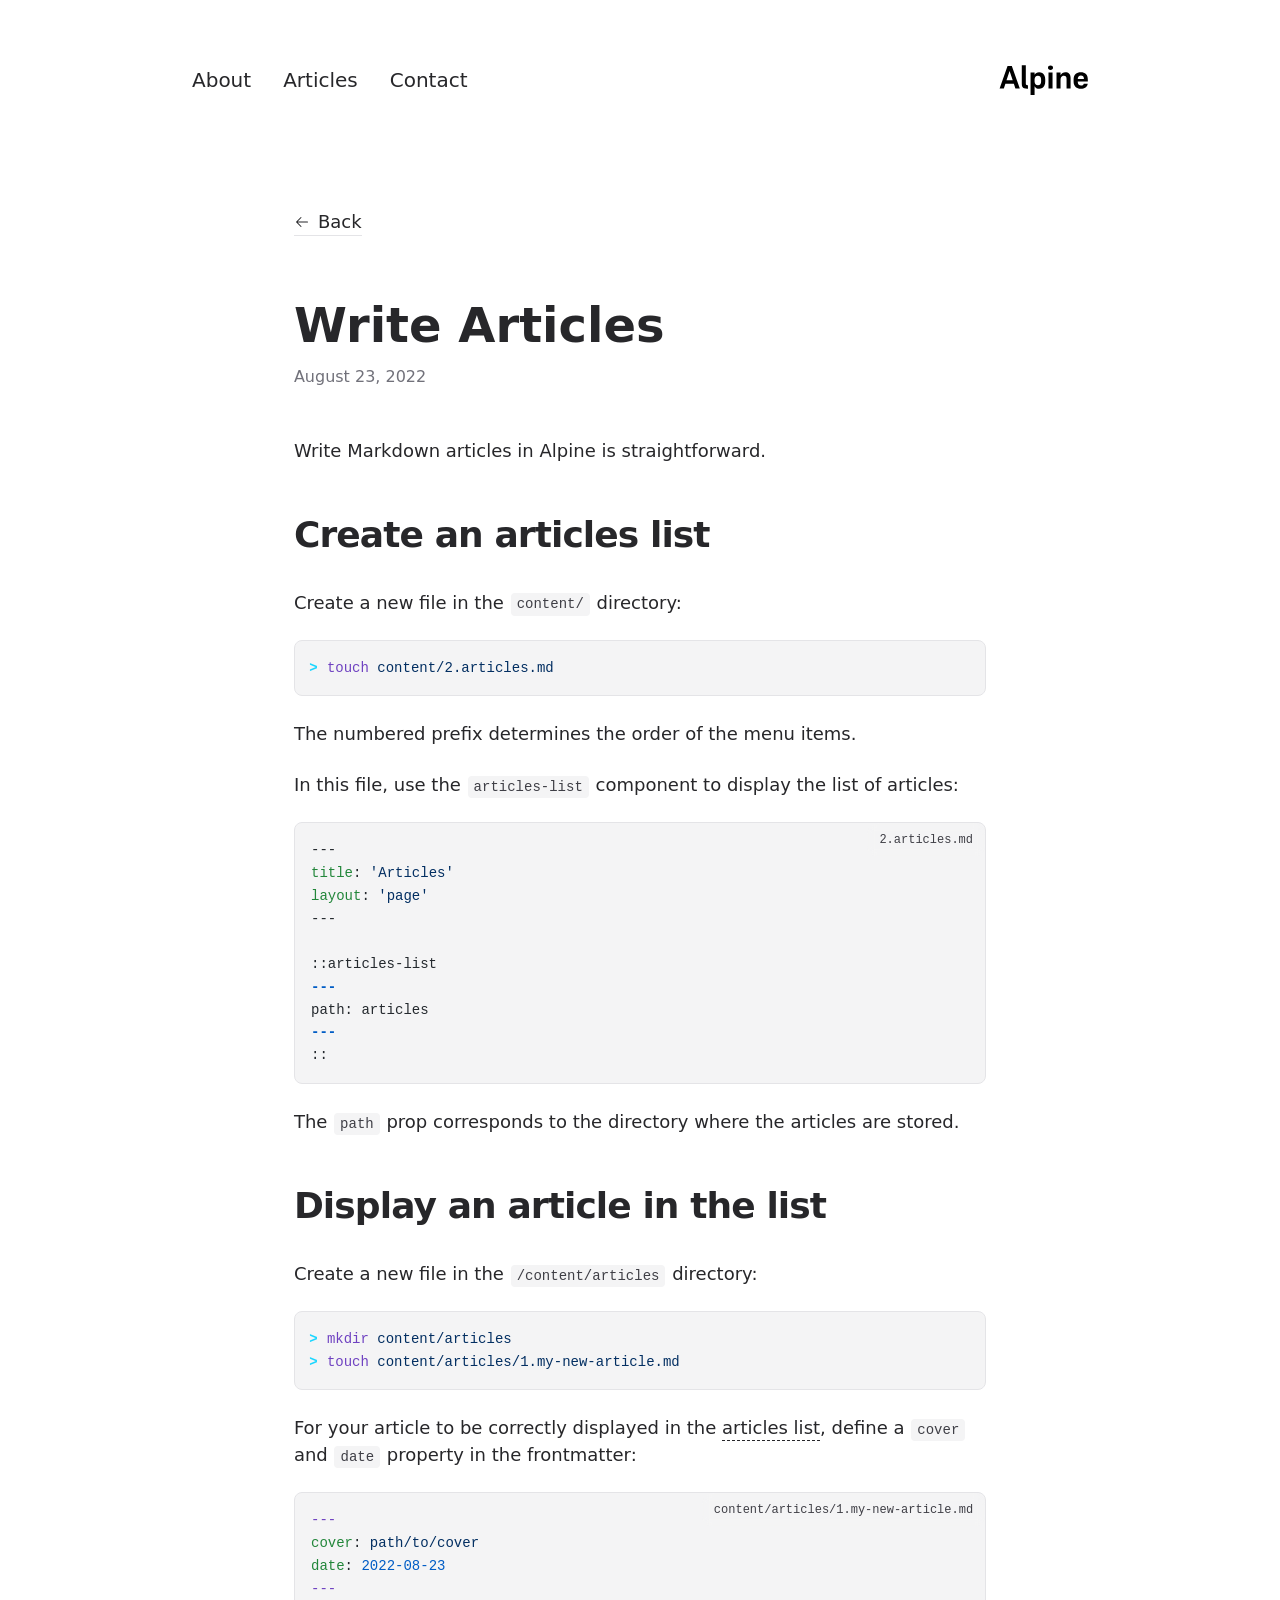
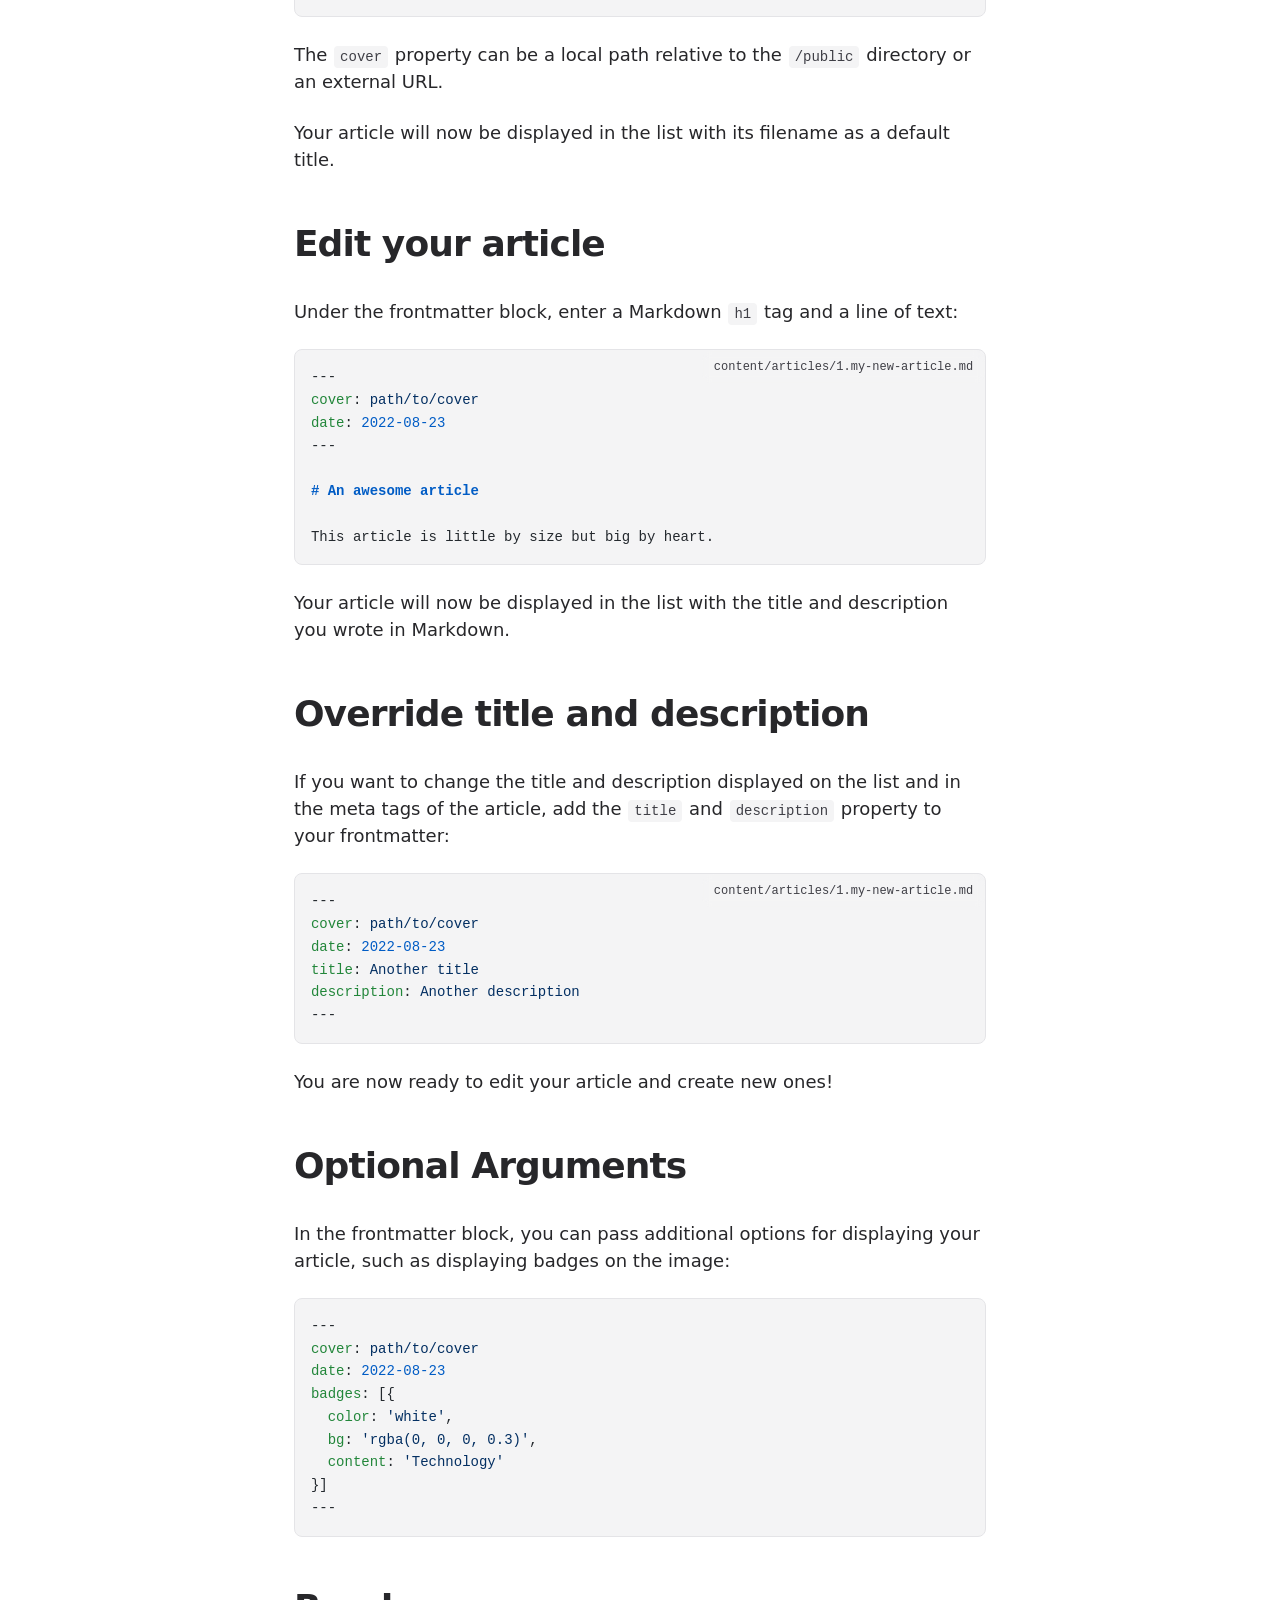
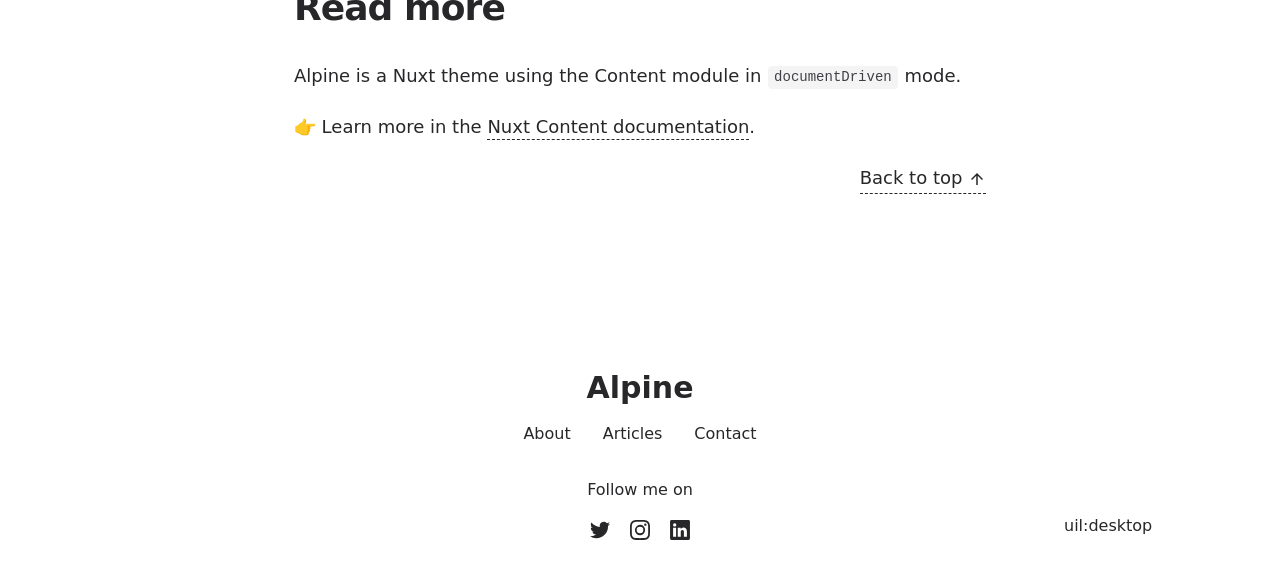
<file: articles/write-articles/index.html>
<!DOCTYPE html><html  lang="en"><head><meta charset="utf-8">
<meta name="viewport" content="width=device-width, initial-scale=1">
<title>Write Articles</title>
<meta name="twitter:card" content="summary_large_image">
<meta property="og:image:width" content="400">
<meta property="og:image:height" content="300">
<meta property="og:image:alt" content="An image showcasing my project.">
<meta property="og:title" content="Write Articles">
<meta name="description" content="Writing Markdown articles in Alpine is straightforward.">
<meta property="og:description" content="Writing Markdown articles in Alpine is straightforward.">
<meta property="og:image" content="/articles/write-articles.webp">
<link rel="preload" as="fetch" crossorigin="anonymous" href="/articles/write-articles/_payload.json?e35b6a72-955a-48e2-9844-63dcf79cf25d">
<link rel="stylesheet" href="/_nuxt/entry.5mNusYLx.css">
<link rel="stylesheet" href="/_nuxt/DocumentDrivenNotFound.CeUNcIAH.css">
<link rel="stylesheet" href="/_nuxt/article.D1-1997U.css">
<link rel="stylesheet" href="/_nuxt/ProseA.CkQ8i-_m.css">
<link rel="stylesheet" href="/_nuxt/ProseH1.BKo8cnkG.css">
<link rel="stylesheet" href="/_nuxt/ProseP.q_CNrndt.css">
<link rel="stylesheet" href="/_nuxt/ProseCodeInline.D9-7R7B2.css">
<link rel="stylesheet" href="/_nuxt/ProsePre.CchFRBtv.css">
<link rel="stylesheet" href="/_nuxt/ProseCode.CCmdV5Ub.css">
<link rel="stylesheet" href="/_nuxt/ProseH2.B4T8WbL5.css">
<link rel="modulepreload" as="script" crossorigin href="/_nuxt/B6OWTG00.js">
<link rel="modulepreload" as="script" crossorigin href="/_nuxt/CCOSiSR-.js">
<link rel="modulepreload" as="script" crossorigin href="/_nuxt/Bn3HM7a7.js">
<link rel="modulepreload" as="script" crossorigin href="/_nuxt/n-SQgufE.js">
<link rel="modulepreload" as="script" crossorigin href="/_nuxt/D16uir7Y.js">
<link rel="modulepreload" as="script" crossorigin href="/_nuxt/C19ly9ij.js">
<link rel="modulepreload" as="script" crossorigin href="/_nuxt/C3N84328.js">
<link rel="modulepreload" as="script" crossorigin href="/_nuxt/I8AScPnk.js">
<link rel="modulepreload" as="script" crossorigin href="/_nuxt/B8RyuNI6.js">
<link rel="modulepreload" as="script" crossorigin href="/_nuxt/BcWussCh.js">
<link rel="modulepreload" as="script" crossorigin href="/_nuxt/BokQ3Tl4.js">
<link rel="modulepreload" as="script" crossorigin href="/_nuxt/By5gejCh.js">
<link rel="modulepreload" as="script" crossorigin href="/_nuxt/BwubtN6g.js">
<link rel="modulepreload" as="script" crossorigin href="/_nuxt/YsgKcJFJ.js">
<link rel="modulepreload" as="script" crossorigin href="/_nuxt/BuOhSOd3.js">
<link rel="modulepreload" as="script" crossorigin href="/_nuxt/CPqNjyqF.js">
<link rel="modulepreload" as="script" crossorigin href="/_nuxt/B0zhgcj7.js">
<link rel="prefetch" as="script" crossorigin href="/_nuxt/DAVwjqqn.js">
<link rel="prefetch" as="script" crossorigin href="/_nuxt/BIWj66f4.js">
<link rel="prefetch" as="script" crossorigin href="/_nuxt/CKsn9oXa.js">
<link rel="prefetch" as="style" href="/_nuxt/useStudio.BB218yG3.css">
<link rel="prefetch" as="script" crossorigin href="/_nuxt/BPxGIZzj.js">
<link rel="prefetch" as="script" crossorigin href="/_nuxt/BFpIaGS_.js">
<link rel="prefetch" as="style" href="/_nuxt/error-404.BgJ0DaSj.css">
<link rel="prefetch" as="script" crossorigin href="/_nuxt/q2HdGHEo.js">
<link rel="prefetch" as="style" href="/_nuxt/error-500.COJOQdl4.css">
<link rel="prefetch" as="script" crossorigin href="/_nuxt/BbCTUGk8.js">
<script type="module" src="/_nuxt/B6OWTG00.js" crossorigin></script><style id="pinceau-runtime-hydratable">@media{.phy[--]{--puid:bL_G5M-v;}.pv-cY91UQ{max-width:var(--elements-container-maxWidth);padding-left:var(--elements-container-padding-mobile);padding-right:var(--elements-container-padding-mobile);}@media (min-width: 475px){.pv-cY91UQ{padding-left:var(--elements-container-padding-xs);padding-right:var(--elements-container-padding-xs);}}@media (min-width: 640px){.pv-cY91UQ{padding-left:var(--elements-container-padding-sm);padding-right:var(--elements-container-padding-sm);}}@media (min-width: 768px){.pv-cY91UQ{padding-left:var(--elements-container-padding-md);padding-right:var(--elements-container-padding-md);}}} </style><style id="pinceau-theme">@media { :root {--pinceau-mq: initial; --alpine-readableLine: 68ch;--alpine-backdrop-backgroundColor: #f4f4f5b3;--prose-code-inline-padding: 0.2rem 0.375rem 0.2rem 0.375rem;--prose-code-block-backdropFilter: contrast(1);--prose-code-block-border-style: solid;--prose-code-block-border-width: 1px;--prose-tbody-tr-borderBottom-style: dashed;--prose-tbody-tr-borderBottom-width: 1px;--prose-th-textAlign: inherit;--prose-thead-borderBottom-style: solid;--prose-thead-borderBottom-width: 1px;--prose-thead-border-style: solid;--prose-thead-border-width: 0px;--prose-table-textAlign: start;--prose-hr-width: 1px;--prose-hr-style: solid;--prose-li-listStylePosition: outside;--prose-ol-li-markerColor: currentColor;--prose-ol-paddingInlineStart: 21px;--prose-ol-listStyleType: decimal;--prose-ul-li-markerColor: currentColor;--prose-ul-paddingInlineStart: 21px;--prose-ul-listStyleType: disc;--prose-blockquote-border-style: solid;--prose-blockquote-border-width: 4px;--prose-blockquote-quotes: '201C' '201D' '2018' '2019';--prose-blockquote-paddingInlineStart: 24px;--prose-a-code-color-hover: currentColor;--prose-a-code-color-static: currentColor;--prose-a-hasCode-borderBottom: none;--prose-a-border-distance: 2px;--prose-a-border-color-hover: currentColor;--prose-a-border-color-static: currentColor;--prose-a-border-style-hover: solid;--prose-a-border-style-static: dashed;--prose-a-border-width: 1px;--prose-a-color-static: inherit;--prose-a-textDecoration: none;--prose-h6-margin: 3rem 0 2rem;--prose-h5-margin: 3rem 0 2rem;--prose-h4-margin: 3rem 0 2rem;--prose-h3-margin: 3rem 0 2rem;--prose-h2-margin: 3rem 0 2rem;--prose-h1-margin: 0 0 2rem;--prose-p-fontSize: 18px;--typography-lead-loose: 2;--typography-lead-relaxed: 1.625;--typography-lead-normal: 1.5;--typography-lead-snug: 1.375;--typography-lead-tight: 1.25;--typography-lead-none: 1;--typography-lead-10: 2.5rem;--typography-lead-9: 2.25rem;--typography-lead-8: 2rem;--typography-lead-7: 1.75rem;--typography-lead-6: 1.5rem;--typography-lead-5: 1.25rem;--typography-lead-4: 1rem;--typography-lead-3: .75rem;--typography-lead-2: .5rem;--typography-lead-1: .025rem;--typography-fontWeight-black: 900;--typography-fontWeight-extrabold: 800;--typography-fontWeight-bold: 700;--typography-fontWeight-semibold: 600;--typography-fontWeight-medium: 500;--typography-fontWeight-normal: 400;--typography-fontWeight-light: 300;--typography-fontWeight-extralight: 200;--typography-fontWeight-thin: 100;--typography-fontSize-9xl: 128px;--typography-fontSize-8xl: 96px;--typography-fontSize-7xl: 72px;--typography-fontSize-6xl: 60px;--typography-fontSize-5xl: 48px;--typography-fontSize-4xl: 36px;--typography-fontSize-3xl: 30px;--typography-fontSize-2xl: 24px;--typography-fontSize-xl: 20px;--typography-fontSize-lg: 18px;--typography-fontSize-base: 16px;--typography-fontSize-sm: 14px;--typography-fontSize-xs: 12px;--typography-letterSpacing-wide: 0.025em;--typography-letterSpacing-tight: -0.025em;--typography-verticalMargin-base: 24px;--typography-verticalMargin-sm: 16px;--elements-border-secondary-hover: [object Object];--elements-backdrop-background: #fffc;--elements-backdrop-filter: saturate(200%) blur(20px);--elements-container-maxWidth: 64rem;--lead-loose: 2;--lead-relaxed: 1.625;--lead-normal: 1.5;--lead-snug: 1.375;--lead-tight: 1.25;--lead-none: 1;--lead-10: 2.5rem;--lead-9: 2.25rem;--lead-8: 2rem;--lead-7: 1.75rem;--lead-6: 1.5rem;--lead-5: 1.25rem;--lead-4: 1rem;--lead-3: .75rem;--lead-2: .5rem;--lead-1: .025rem;--letterSpacing-widest: 0.1em;--letterSpacing-wider: 0.05em;--letterSpacing-wide: 0.025em;--letterSpacing-normal: 0em;--letterSpacing-tight: -0.025em;--letterSpacing-tighter: -0.05em;--fontSize-9xl: 8rem;--fontSize-8xl: 6rem;--fontSize-7xl: 4.5rem;--fontSize-6xl: 3.75rem;--fontSize-5xl: 3rem;--fontSize-4xl: 2.25rem;--fontSize-3xl: 1.875rem;--fontSize-2xl: 1.5rem;--fontSize-xl: 1.25rem;--fontSize-lg: 1.125rem;--fontSize-base: 1rem;--fontSize-sm: 0.875rem;--fontSize-xs: 0.75rem;--fontWeight-black: 900;--fontWeight-extrabold: 800;--fontWeight-bold: 700;--fontWeight-semibold: 600;--fontWeight-medium: 500;--fontWeight-normal: 400;--fontWeight-light: 300;--fontWeight-extralight: 200;--fontWeight-thin: 100;--font-mono: ui-monospace, SFMono-Regular, Menlo, Monaco, Consolas, Liberation Mono, Courier New, monospace;--font-serif: ui-serif, Georgia, Cambria, Times New Roman, Times, serif;--font-sans: ui-sans-serif, system-ui, -apple-system, BlinkMacSystemFont, Segoe UI, Roboto, Helvetica Neue, Arial, Noto Sans, sans-serif, Apple Color Emoji, Segoe UI Emoji, Segoe UI Symbol, Noto Color Emoji;--opacity-total: 1;--opacity-high: 0.8;--opacity-medium: 0.5;--opacity-soft: 0.3;--opacity-light: 0.15;--opacity-bright: 0.1;--opacity-noOpacity: 0;--borderWidth-lg: 3px;--borderWidth-md: 2px;--borderWidth-sm: 1px;--borderWidth-noBorder: 0;--space-rem-875: 0.875rem;--space-rem-625: 0.625rem;--space-rem-375: 0.375rem;--space-rem-125: 0.125rem;--space-px: 1px;--space-128: 32rem;--space-96: 24rem;--space-80: 20rem;--space-72: 18rem;--space-64: 16rem;--space-60: 15rem;--space-56: 14rem;--space-52: 13rem;--space-48: 12rem;--space-44: 11rem;--space-40: 10rem;--space-36: 9rem;--space-32: 8rem;--space-28: 7rem;--space-24: 6rem;--space-20: 5rem;--space-16: 4rem;--space-14: 3.5rem;--space-12: 3rem;--space-11: 2.75rem;--space-10: 2.5rem;--space-9: 2.25rem;--space-8: 2rem;--space-7: 1.75rem;--space-6: 1.5rem;--space-5: 1.25rem;--space-4: 1rem;--space-3: 0.75rem;--space-2: 0.5rem;--space-1: 0.25rem;--space-0: 0px;--size-full: 100%;--size-7xl: 80rem;--size-6xl: 72rem;--size-5xl: 64rem;--size-4xl: 56rem;--size-3xl: 48rem;--size-2xl: 42rem;--size-xl: 36rem;--size-lg: 32rem;--size-md: 28rem;--size-sm: 24rem;--size-xs: 20rem;--size-200: 200px;--size-104: 104px;--size-80: 80px;--size-64: 64px;--size-56: 56px;--size-48: 48px;--size-40: 40px;--size-32: 32px;--size-24: 24px;--size-20: 20px;--size-16: 16px;--size-12: 12px;--size-8: 8px;--size-6: 6px;--size-4: 4px;--size-2: 2px;--size-0: 0px;--radii-full: 9999px;--radii-3xl: 1.75rem;--radii-2xl: 1.5rem;--radii-xl: 1rem;--radii-lg: 0.75rem;--radii-md: 0.5rem;--radii-sm: 0.375rem;--radii-xs: 0.25rem;--radii-2xs: 0.125rem;--radii-none: 0px;--shadow-none: 0px 0px 0px 0px transparent;--shadow-lg: 0px 10px 15px -3px #000000, 0px 4px 6px -4px #000000;--shadow-md: 0px 4px 6px -1px #000000, 0px 2px 4px -2px #000000;--shadow-sm: 0px 1px 3px 0px #000000, 0px 1px 2px -1px #000000;--shadow-xs: 0px 1px 2px 0px #000000;--height-screen: 100vh;--width-screen: 100vw;--color-primary-900: #002e38;--color-primary-800: #005c70;--color-primary-700: #008aa9;--color-primary-600: #00b9e1;--color-primary-500: #1ad6ff;--color-primary-400: #40ddff;--color-primary-300: #66e4ff;--color-primary-200: #8deaff;--color-primary-100: #b3f1ff;--color-primary-50: #d9f8ff;--color-ruby-900: #380011;--color-ruby-800: #700021;--color-ruby-700: #a90032;--color-ruby-600: #e10043;--color-ruby-500: #ff1a5e;--color-ruby-400: #ff4079;--color-ruby-300: #ff6694;--color-ruby-200: #ff8dae;--color-ruby-100: #ffb3c9;--color-ruby-50: #ffd9e4;--color-pink-900: #380025;--color-pink-800: #70004b;--color-pink-700: #a90070;--color-pink-600: #e10095;--color-pink-500: #ff1ab2;--color-pink-400: #ff40bf;--color-pink-300: #ff66cc;--color-pink-200: #ff8dd8;--color-pink-100: #ffb3e5;--color-pink-50: #ffd9f2;--color-purple-900: #190038;--color-purple-800: #330070;--color-purple-700: #4c00a9;--color-purple-600: #6500e1;--color-purple-500: #811aff;--color-purple-400: #9640ff;--color-purple-300: #ab66ff;--color-purple-200: #c08dff;--color-purple-100: #d5b3ff;--color-purple-50: #ead9ff;--color-royalblue-900: #0b0531;--color-royalblue-800: #160a62;--color-royalblue-700: #211093;--color-royalblue-600: #2c15c4;--color-royalblue-500: #4127e8;--color-royalblue-400: #614bec;--color-royalblue-300: #806ff0;--color-royalblue-200: #a093f3;--color-royalblue-100: #c0b7f7;--color-royalblue-50: #dfdbfb;--color-indigoblue-900: #001238;--color-indigoblue-800: #002370;--color-indigoblue-700: #0035a9;--color-indigoblue-600: #0047e1;--color-indigoblue-500: #1a62ff;--color-indigoblue-400: #407cff;--color-indigoblue-300: #6696ff;--color-indigoblue-200: #8db0ff;--color-indigoblue-100: #b3cbff;--color-indigoblue-50: #d9e5ff;--color-blue-900: #002438;--color-blue-800: #004870;--color-blue-700: #006ca9;--color-blue-600: #0090e1;--color-blue-500: #1aadff;--color-blue-400: #40bbff;--color-blue-300: #66c8ff;--color-blue-200: #8dd6ff;--color-blue-100: #b3e4ff;--color-blue-50: #d9f1ff;--color-lightblue-900: #002e38;--color-lightblue-800: #005c70;--color-lightblue-700: #008aa9;--color-lightblue-600: #00b9e1;--color-lightblue-500: #1ad6ff;--color-lightblue-400: #40ddff;--color-lightblue-300: #66e4ff;--color-lightblue-200: #8deaff;--color-lightblue-100: #b3f1ff;--color-lightblue-50: #d9f8ff;--color-teal-900: #062a28;--color-teal-800: #0b544f;--color-teal-700: #117d77;--color-teal-600: #16a79e;--color-teal-500: #1cd1c6;--color-teal-400: #36e4da;--color-teal-300: #5fe9e1;--color-teal-200: #87efe9;--color-teal-100: #aff4f0;--color-teal-50: #d7faf8;--color-pear-900: #2a2b09;--color-pear-800: #545512;--color-pear-700: #7e801b;--color-pear-600: #a8aa24;--color-pear-500: #d0d32f;--color-pear-400: #d8da52;--color-pear-300: #e0e274;--color-pear-200: #e8e997;--color-pear-100: #eff0ba;--color-pear-50: #f7f8dc;--color-red-900: #380300;--color-red-800: #700700;--color-red-700: #a90a00;--color-red-600: #e10e00;--color-red-500: #ff281a;--color-red-400: #ff4c40;--color-red-300: #ff7066;--color-red-200: #ff948d;--color-red-100: #ffb7b3;--color-red-50: #ffdbd9;--color-orange-900: #381800;--color-orange-800: #702f00;--color-orange-700: #a94700;--color-orange-600: #e15e00;--color-orange-500: #ff7a1a;--color-orange-400: #ff9040;--color-orange-300: #ffa666;--color-orange-200: #ffbd8d;--color-orange-100: #ffd3b3;--color-orange-50: #ffe9d9;--color-yellow-900: #362b03;--color-yellow-800: #6d5605;--color-yellow-700: #a38108;--color-yellow-600: #daac0a;--color-yellow-500: #f5c828;--color-yellow-400: #f7d14c;--color-yellow-300: #f8da70;--color-yellow-200: #fae393;--color-yellow-100: #fcedb7;--color-yellow-50: #fdf6db;--color-green-900: #003f25;--color-green-800: #005e38;--color-green-700: #007e4a;--color-green-600: #009d5d;--color-green-500: #00bd6f;--color-green-400: #00dc82;--color-green-300: #30ffaa;--color-green-200: #83ffcc;--color-green-100: #acffdd;--color-green-50: #d6ffee;--color-gray-900: #18181B;--color-gray-800: #27272A;--color-gray-700: #3f3f46;--color-gray-600: #52525B;--color-gray-500: #71717A;--color-gray-400: #a1a1aa;--color-gray-300: #D4d4d8;--color-gray-200: #e4e4e7;--color-gray-100: #f4f4f5;--color-gray-50: #fafafa;--color-black: #0c0c0d;--color-white: #FFFFFF;--media-portrait: only screen and (orientation: portrait);--media-landscape: only screen and (orientation: landscape);--media-rm: (prefers-reduced-motion: reduce);--media-2xl: (min-width: 1536px);--media-xl: (min-width: 1280px);--media-lg: (min-width: 1024px);--media-md: (min-width: 768px);--media-sm: (min-width: 640px);--media-xs: (min-width: 475px);--alpine-body-color: var(--color-gray-800);--alpine-body-backgroundColor: var(--color-white);--prose-code-inline-fontWeight: var(--typography-fontWeight-normal);--prose-code-inline-fontSize: var(--typography-fontSize-sm);--prose-code-inline-borderRadius: var(--radii-xs);--prose-code-block-pre-padding: var(--typography-verticalMargin-sm);--prose-code-block-margin: var(--typography-verticalMargin-base) 0;--prose-code-block-fontSize: var(--typography-fontSize-sm);--prose-tbody-code-inline-fontSize: var(--typography-fontSize-sm);--prose-tbody-td-padding: var(--typography-verticalMargin-sm);--prose-th-fontWeight: var(--typography-fontWeight-semibold);--prose-th-padding: 0 var(--typography-verticalMargin-sm) var(--typography-verticalMargin-sm) var(--typography-verticalMargin-sm);--prose-table-lineHeight: var(--typography-lead-6);--prose-table-fontSize: var(--typography-fontSize-sm);--prose-table-margin: var(--typography-verticalMargin-base) 0;--prose-hr-margin: var(--typography-verticalMargin-base) 0;--prose-li-margin: var(--typography-verticalMargin-sm) 0;--prose-ol-margin: var(--typography-verticalMargin-base) 0;--prose-ul-margin: var(--typography-verticalMargin-base) 0;--prose-blockquote-margin: var(--typography-verticalMargin-base) 0;--prose-a-code-border-style: var(--prose-a-border-style-static);--prose-a-code-border-width: var(--prose-a-border-width);--prose-a-fontWeight: var(--typography-fontWeight-medium);--prose-img-margin: var(--typography-verticalMargin-base) 0;--prose-strong-fontWeight: var(--typography-fontWeight-semibold);--prose-h6-iconSize: var(--typography-fontSize-base);--prose-h6-fontWeight: var(--typography-fontWeight-semibold);--prose-h6-lineHeight: var(--typography-lead-normal);--prose-h6-fontSize: var(--typography-fontSize-lg);--prose-h5-iconSize: var(--typography-fontSize-lg);--prose-h5-fontWeight: var(--typography-fontWeight-semibold);--prose-h5-lineHeight: var(--typography-lead-snug);--prose-h5-fontSize: var(--typography-fontSize-xl);--prose-h4-iconSize: var(--typography-fontSize-lg);--prose-h4-letterSpacing: var(--typography-letterSpacing-tight);--prose-h4-fontWeight: var(--typography-fontWeight-semibold);--prose-h4-lineHeight: var(--typography-lead-snug);--prose-h4-fontSize: var(--typography-fontSize-2xl);--prose-h3-iconSize: var(--typography-fontSize-xl);--prose-h3-letterSpacing: var(--typography-letterSpacing-tight);--prose-h3-fontWeight: var(--typography-fontWeight-semibold);--prose-h3-lineHeight: var(--typography-lead-snug);--prose-h3-fontSize: var(--typography-fontSize-3xl);--prose-h2-iconSize: var(--typography-fontSize-2xl);--prose-h2-letterSpacing: var(--typography-letterSpacing-tight);--prose-h2-fontWeight: var(--typography-fontWeight-semibold);--prose-h2-lineHeight: var(--typography-lead-tight);--prose-h2-fontSize: var(--typography-fontSize-4xl);--prose-h1-iconSize: var(--typography-fontSize-3xl);--prose-h1-letterSpacing: var(--typography-letterSpacing-tight);--prose-h1-fontWeight: var(--typography-fontWeight-bold);--prose-h1-lineHeight: var(--typography-lead-tight);--prose-h1-fontSize: var(--typography-fontSize-5xl);--prose-p-br-margin: var(--typography-verticalMargin-base) 0 0 0;--prose-p-margin: var(--typography-verticalMargin-base) 0;--prose-p-lineHeight: var(--typography-lead-normal);--typography-color-primary-900: var(--color-primary-900);--typography-color-primary-800: var(--color-primary-800);--typography-color-primary-700: var(--color-primary-700);--typography-color-primary-600: var(--color-primary-600);--typography-color-primary-500: var(--color-primary-500);--typography-color-primary-400: var(--color-primary-400);--typography-color-primary-300: var(--color-primary-300);--typography-color-primary-200: var(--color-primary-200);--typography-color-primary-100: var(--color-primary-100);--typography-color-primary-50: var(--color-primary-50);--typography-font-code: var(--font-mono);--typography-font-body: var(--font-sans);--typography-font-display: var(--font-sans);--typography-body-backgroundColor: var(--color-white);--typography-body-color: var(--color-black);--elements-state-danger-borderColor-secondary: var(--color-red-200);--elements-state-danger-borderColor-primary: var(--color-red-100);--elements-state-danger-backgroundColor-secondary: var(--color-red-100);--elements-state-danger-backgroundColor-primary: var(--color-red-50);--elements-state-danger-color-secondary: var(--color-red-600);--elements-state-danger-color-primary: var(--color-red-500);--elements-state-warning-borderColor-secondary: var(--color-yellow-200);--elements-state-warning-borderColor-primary: var(--color-yellow-100);--elements-state-warning-backgroundColor-secondary: var(--color-yellow-100);--elements-state-warning-backgroundColor-primary: var(--color-yellow-50);--elements-state-warning-color-secondary: var(--color-yellow-700);--elements-state-warning-color-primary: var(--color-yellow-600);--elements-state-success-borderColor-secondary: var(--color-green-200);--elements-state-success-borderColor-primary: var(--color-green-100);--elements-state-success-backgroundColor-secondary: var(--color-green-100);--elements-state-success-backgroundColor-primary: var(--color-green-50);--elements-state-success-color-secondary: var(--color-green-600);--elements-state-success-color-primary: var(--color-green-500);--elements-state-info-borderColor-secondary: var(--color-blue-200);--elements-state-info-borderColor-primary: var(--color-blue-100);--elements-state-info-backgroundColor-secondary: var(--color-blue-100);--elements-state-info-backgroundColor-primary: var(--color-blue-50);--elements-state-info-color-secondary: var(--color-blue-600);--elements-state-info-color-primary: var(--color-blue-500);--elements-state-primary-borderColor-secondary: var(--color-primary-200);--elements-state-primary-borderColor-primary: var(--color-primary-100);--elements-state-primary-backgroundColor-secondary: var(--color-primary-100);--elements-state-primary-backgroundColor-primary: var(--color-primary-50);--elements-state-primary-color-secondary: var(--color-primary-700);--elements-state-primary-color-primary: var(--color-primary-600);--elements-surface-secondary-backgroundColor: var(--color-gray-200);--elements-surface-primary-backgroundColor: var(--color-gray-100);--elements-surface-background-base: var(--color-gray-100);--elements-border-secondary-static: var(--color-gray-200);--elements-border-primary-hover: var(--color-gray-200);--elements-border-primary-static: var(--color-gray-100);--elements-container-padding-md: var(--space-16);--elements-container-padding-sm: var(--space-12);--elements-container-padding-xs: var(--space-8);--elements-container-padding-mobile: var(--space-6);--elements-text-secondary-color-hover: var(--color-gray-700);--elements-text-secondary-color-static: var(--color-gray-500);--elements-text-primary-color-static: var(--color-gray-900);--text-6xl-lineHeight: var(--lead-none);--text-6xl-fontSize: var(--fontSize-6xl);--text-5xl-lineHeight: var(--lead-none);--text-5xl-fontSize: var(--fontSize-5xl);--text-4xl-lineHeight: var(--lead-10);--text-4xl-fontSize: var(--fontSize-4xl);--text-3xl-lineHeight: var(--lead-9);--text-3xl-fontSize: var(--fontSize-3xl);--text-2xl-lineHeight: var(--lead-8);--text-2xl-fontSize: var(--fontSize-2xl);--text-xl-lineHeight: var(--lead-7);--text-xl-fontSize: var(--fontSize-xl);--text-lg-lineHeight: var(--lead-7);--text-lg-fontSize: var(--fontSize-lg);--text-base-lineHeight: var(--lead-6);--text-base-fontSize: var(--fontSize-base);--text-sm-lineHeight: var(--lead-5);--text-sm-fontSize: var(--fontSize-sm);--text-xs-lineHeight: var(--lead-4);--text-xs-fontSize: var(--fontSize-xs);--shadow-2xl: 0px 25px 50px -12px var(--color-gray-900);--shadow-xl: 0px 20px 25px -5px var(--color-gray-400), 0px 8px 10px -6px #000000;--color-secondary-900: var(--color-gray-900);--color-secondary-800: var(--color-gray-800);--color-secondary-700: var(--color-gray-700);--color-secondary-600: var(--color-gray-600);--color-secondary-500: var(--color-gray-500);--color-secondary-400: var(--color-gray-400);--color-secondary-300: var(--color-gray-300);--color-secondary-200: var(--color-gray-200);--color-secondary-100: var(--color-gray-100);--color-secondary-50: var(--color-gray-50);--prose-a-code-background-hover: var(--typography-color-primary-50);--prose-a-code-border-color-hover: var(--typography-color-primary-500);--prose-a-color-hover: var(--typography-color-primary-500);--typography-color-secondary-900: var(--color-secondary-900);--typography-color-secondary-800: var(--color-secondary-800);--typography-color-secondary-700: var(--color-secondary-700);--typography-color-secondary-600: var(--color-secondary-600);--typography-color-secondary-500: var(--color-secondary-500);--typography-color-secondary-400: var(--color-secondary-400);--typography-color-secondary-300: var(--color-secondary-300);--typography-color-secondary-200: var(--color-secondary-200);--typography-color-secondary-100: var(--color-secondary-100);--typography-color-secondary-50: var(--color-secondary-50);--prose-code-inline-backgroundColor: var(--typography-color-secondary-100);--prose-code-inline-color: var(--typography-color-secondary-700);--prose-code-block-backgroundColor: var(--typography-color-secondary-100);--prose-code-block-color: var(--typography-color-secondary-700);--prose-code-block-border-color: var(--typography-color-secondary-200);--prose-tbody-tr-borderBottom-color: var(--typography-color-secondary-200);--prose-th-color: var(--typography-color-secondary-600);--prose-thead-borderBottom-color: var(--typography-color-secondary-200);--prose-thead-border-color: var(--typography-color-secondary-300);--prose-hr-color: var(--typography-color-secondary-200);--prose-blockquote-border-color: var(--typography-color-secondary-200);--prose-blockquote-color: var(--typography-color-secondary-500);--prose-a-code-border-color-static: var(--typography-color-secondary-400); } }@media { :root.dark {--pinceau-mq: dark; --alpine-backdrop-backgroundColor: #18181bb3;--prose-code-block-backdropFilter: contrast(1);--prose-ol-li-markerColor: currentColor;--prose-ul-li-markerColor: currentColor;--prose-a-code-color-hover: currentColor;--prose-a-code-color-static: currentColor;--prose-a-border-color-hover: currentColor;--prose-a-border-color-static: currentColor;--prose-a-color-static: inherit;--elements-backdrop-background: #0c0d0ccc;--alpine-body-color: var(--color-gray-200);--alpine-body-backgroundColor: var(--color-black);--typography-body-backgroundColor: var(--color-black);--typography-body-color: var(--color-white);--elements-state-danger-borderColor-secondary: var(--color-red-700);--elements-state-danger-borderColor-primary: var(--color-red-800);--elements-state-danger-backgroundColor-secondary: var(--color-red-800);--elements-state-danger-backgroundColor-primary: var(--color-red-900);--elements-state-danger-color-secondary: var(--color-red-200);--elements-state-danger-color-primary: var(--color-red-300);--elements-state-warning-borderColor-secondary: var(--color-yellow-700);--elements-state-warning-borderColor-primary: var(--color-yellow-800);--elements-state-warning-backgroundColor-secondary: var(--color-yellow-800);--elements-state-warning-backgroundColor-primary: var(--color-yellow-900);--elements-state-warning-color-secondary: var(--color-yellow-200);--elements-state-warning-color-primary: var(--color-yellow-400);--elements-state-success-borderColor-secondary: var(--color-green-700);--elements-state-success-borderColor-primary: var(--color-green-800);--elements-state-success-backgroundColor-secondary: var(--color-green-800);--elements-state-success-backgroundColor-primary: var(--color-green-900);--elements-state-success-color-secondary: var(--color-green-200);--elements-state-success-color-primary: var(--color-green-400);--elements-state-info-borderColor-secondary: var(--color-blue-700);--elements-state-info-borderColor-primary: var(--color-blue-800);--elements-state-info-backgroundColor-secondary: var(--color-blue-800);--elements-state-info-backgroundColor-primary: var(--color-blue-900);--elements-state-info-color-secondary: var(--color-blue-200);--elements-state-info-color-primary: var(--color-blue-400);--elements-state-primary-borderColor-secondary: var(--color-primary-700);--elements-state-primary-borderColor-primary: var(--color-primary-800);--elements-state-primary-backgroundColor-secondary: var(--color-primary-800);--elements-state-primary-backgroundColor-primary: var(--color-primary-900);--elements-state-primary-color-secondary: var(--color-primary-200);--elements-state-primary-color-primary: var(--color-primary-400);--elements-surface-secondary-backgroundColor: var(--color-gray-800);--elements-surface-primary-backgroundColor: var(--color-gray-900);--elements-surface-background-base: var(--color-gray-900);--elements-border-secondary-static: var(--color-gray-800);--elements-border-primary-hover: var(--color-gray-800);--elements-border-primary-static: var(--color-gray-900);--elements-text-secondary-color-hover: var(--color-gray-200);--elements-text-secondary-color-static: var(--color-gray-400);--elements-text-primary-color-static: var(--color-gray-50);--prose-a-code-background-hover: var(--typography-color-primary-900);--prose-a-code-border-color-hover: var(--typography-color-primary-600);--prose-a-color-hover: var(--typography-color-primary-400);--prose-code-inline-backgroundColor: var(--typography-color-secondary-800);--prose-code-inline-color: var(--typography-color-secondary-200);--prose-code-block-backgroundColor: var(--typography-color-secondary-900);--prose-code-block-color: var(--typography-color-secondary-200);--prose-code-block-border-color: var(--typography-color-secondary-800);--prose-tbody-tr-borderBottom-color: var(--typography-color-secondary-800);--prose-th-color: var(--typography-color-secondary-400);--prose-thead-borderBottom-color: var(--typography-color-secondary-800);--prose-thead-border-color: var(--typography-color-secondary-600);--prose-hr-color: var(--typography-color-secondary-800);--prose-blockquote-border-color: var(--typography-color-secondary-700);--prose-blockquote-color: var(--typography-color-secondary-400);--prose-a-code-border-color-static: var(--typography-color-secondary-600); } }</style><script>"use strict";(()=>{const a=window,e=document.documentElement,c=window.localStorage,d=["dark","light"],n=c&&c.getItem&&c.getItem("nuxt-color-mode")||"system";let l=n==="system"?f():n;const i=e.getAttribute("data-color-mode-forced");i&&(l=i),r(l),a["__NUXT_COLOR_MODE__"]={preference:n,value:l,getColorScheme:f,addColorScheme:r,removeColorScheme:u};function r(o){const t=""+o+"",s="";e.classList?e.classList.add(t):e.className+=" "+t,s&&e.setAttribute("data-"+s,o)}function u(o){const t=""+o+"",s="";e.classList?e.classList.remove(t):e.className=e.className.replace(new RegExp(t,"g"),""),s&&e.removeAttribute("data-"+s)}function m(o){return a.matchMedia("(prefers-color-scheme"+o+")")}function f(){if(a.matchMedia&&m("").media!=="not all"){for(const o of d)if(m(":"+o).matches)return o}return"light"}})();
</script></head><body><div id="__nuxt"><div class="container pv-cY91UQ pc-bL_G5M app-layout" data-v-5ca44ceb data-v-89ccd14e><!--[--><div class="nuxt-progress" style="width:0%;height:3px;opacity:0;background-size:Infinity% auto;" data-v-5ca44ceb></div><header class="right" data-v-5ca44ceb data-v-ace7dc26><div class="menu" data-v-ace7dc26><button aria-label="Navigation Menu" data-v-ace7dc26><svg width="24" height="24" viewBox="0 0 68 68" fill="currentColor" xmlns="http://www.w3.org/2000/svg" data-v-ace7dc26><path d="M8 34C8 32.1362 8 31.2044 8.30448 30.4693C8.71046 29.4892 9.48915 28.7105 10.4693 28.3045C11.2044 28 12.1362 28 14 28C15.8638 28 16.7956 28 17.5307 28.3045C18.5108 28.7105 19.2895 29.4892 19.6955 30.4693C20 31.2044 20 32.1362 20 34C20 35.8638 20 36.7956 19.6955 37.5307C19.2895 38.5108 18.5108 39.2895 17.5307 39.6955C16.7956 40 15.8638 40 14 40C12.1362 40 11.2044 40 10.4693 39.6955C9.48915 39.2895 8.71046 38.5108 8.30448 37.5307C8 36.7956 8 35.8638 8 34Z" data-v-ace7dc26></path><path d="M28 34C28 32.1362 28 31.2044 28.3045 30.4693C28.7105 29.4892 29.4892 28.7105 30.4693 28.3045C31.2044 28 32.1362 28 34 28C35.8638 28 36.7956 28 37.5307 28.3045C38.5108 28.7105 39.2895 29.4892 39.6955 30.4693C40 31.2044 40 32.1362 40 34C40 35.8638 40 36.7956 39.6955 37.5307C39.2895 38.5108 38.5108 39.2895 37.5307 39.6955C36.7956 40 35.8638 40 34 40C32.1362 40 31.2044 40 30.4693 39.6955C29.4892 39.2895 28.7105 38.5108 28.3045 37.5307C28 36.7956 28 35.8638 28 34Z" data-v-ace7dc26></path><path d="M48 34C48 32.1362 48 31.2044 48.3045 30.4693C48.7105 29.4892 49.4892 28.7105 50.4693 28.3045C51.2044 28 52.1362 28 54 28C55.8638 28 56.7956 28 57.5307 28.3045C58.5108 28.7105 59.2895 29.4892 59.6955 30.4693C60 31.2044 60 32.1362 60 34C60 35.8638 60 36.7956 59.6955 37.5307C59.2895 38.5108 58.5108 39.2895 57.5307 39.6955C56.7956 40 55.8638 40 54 40C52.1362 40 51.2044 40 50.4693 39.6955C49.4892 39.2895 48.7105 38.5108 48.3045 37.5307C48 36.7956 48 35.8638 48 34Z" data-v-ace7dc26></path></svg></button></div><div class="overlay" data-v-ace7dc26><nav data-v-ace7dc26 data-v-887c6ba4><ul data-v-887c6ba4><!--[--><li data-v-887c6ba4><a href="/" class="" data-v-887c6ba4><span class="underline-fx" data-v-887c6ba4></span> About</a></li><li data-v-887c6ba4><a href="/articles" class="" data-v-887c6ba4><span class="underline-fx" data-v-887c6ba4></span> Articles</a></li><li data-v-887c6ba4><a href="/contact" class="" data-v-887c6ba4><span class="underline-fx" data-v-887c6ba4></span> Contact</a></li><!--]--></ul></nav></div><div class="logo" data-v-ace7dc26><a href="/" class="" data-v-ace7dc26><img src="/logo-dark.svg" class="dark-img" alt="alpine" width="89" height="31" data-v-ace7dc26><img src="/logo.svg" class="light-img" alt="alpine" width="89" height="31" data-v-ace7dc26></a></div><div class="main-nav" data-v-ace7dc26><nav data-v-ace7dc26 data-v-887c6ba4><ul data-v-887c6ba4><!--[--><li data-v-887c6ba4><a href="/" class="" data-v-887c6ba4><span class="underline-fx" data-v-887c6ba4></span> About</a></li><li data-v-887c6ba4><a href="/articles" class="" data-v-887c6ba4><span class="underline-fx" data-v-887c6ba4></span> Articles</a></li><li data-v-887c6ba4><a href="/contact" class="" data-v-887c6ba4><span class="underline-fx" data-v-887c6ba4></span> Contact</a></li><!--]--></ul></nav></div></header><!--[--><div class="document-driven-page"><article data-v-8548618d><a href="/articles" class="back" data-v-8548618d><svg xmlns="http://www.w3.org/2000/svg" xmlns:xlink="http://www.w3.org/1999/xlink" aria-hidden="true" role="img" class="icon" data-v-8548618d style="" width="1em" height="1em" viewBox="0 0 256 256" data-v-121c6e7d><path fill="currentColor" d="M224 128a8 8 0 0 1-8 8H59.31l58.35 58.34a8 8 0 0 1-11.32 11.32l-72-72a8 8 0 0 1 0-11.32l72-72a8 8 0 0 1 11.32 11.32L59.31 120H216a8 8 0 0 1 8 8"/></svg><span data-v-8548618d> Back </span></a><header data-v-8548618d><h1 class="title" data-v-8548618d>Write Articles</h1><time datetime="2022-08-23T00:00:00.000Z" data-v-8548618d>August 23, 2022</time></header><div class="prose" data-v-8548618d><!--[--><div><h1 id="write-articles" data-v-a5759516><a aria-current="page" href="/articles/write-articles#write-articles" class="router-link-active router-link-exact-active" data-v-a5759516><!--[-->Write Articles<!--]--><!----></a></h1><p data-v-63bfa697><!--[-->Write Markdown articles in Alpine is straightforward.<!--]--></p><h2 id="create-an-articles-list" data-v-1daf0210><a aria-current="page" href="/articles/write-articles#create-an-articles-list" class="router-link-active router-link-exact-active" data-v-1daf0210><!--[-->Create an articles list<!--]--><!----></a></h2><p data-v-63bfa697><!--[-->Create a new file in the <code class="" data-v-c81ed8f1><!--[-->content/<!--]--></code> directory:<!--]--></p><div class="highlight-bash prose-code" meta data-v-bfc7416e><!----><!--[--><pre class="language-bash shiki shiki-themes github-light github-dark" style=""><!--[--><code><span class="line" line="1"><span style="--shiki-default:#6F42C1;--shiki-dark:#B392F0">touch</span><span style="--shiki-default:#032F62;--shiki-dark:#9ECBFF"> content/2.articles.md
</span></span></code><!--]--></pre><!--]--><button class="copy-button" data-v-bfc7416e data-v-75636234><span class="sr-only" data-v-75636234>Copy to clipboard</span><span class="icon-wrapper" data-v-75636234><svg xmlns="http://www.w3.org/2000/svg" xmlns:xlink="http://www.w3.org/1999/xlink" aria-hidden="true" role="img" class="icon" data-v-75636234 style="" width="18px" height="18px" viewBox="0 0 256 256" data-v-121c6e7d><path fill="currentColor" d="M216 32H88a8 8 0 0 0-8 8v40H40a8 8 0 0 0-8 8v128a8 8 0 0 0 8 8h128a8 8 0 0 0 8-8v-40h40a8 8 0 0 0 8-8V40a8 8 0 0 0-8-8m-56 176H48V96h112Zm48-48h-32V88a8 8 0 0 0-8-8H96V48h112Z"/></svg></span></button></div><p data-v-63bfa697><!--[-->The numbered prefix determines the order of the menu items.<!--]--></p><p data-v-63bfa697><!--[-->In this file, use the <code class="" data-v-c81ed8f1><!--[-->articles-list<!--]--></code> component to display the list of articles:<!--]--></p><div class="highlight-md prose-code" meta data-v-bfc7416e><span class="filename" data-v-bfc7416e>2.articles.md</span><!--[--><pre class="language-md shiki shiki-themes github-light github-dark" style=""><!--[--><code><span class="line" line="1"><span style="--shiki-default:#24292E;--shiki-dark:#E1E4E8">---
</span></span><span class="line" line="2"><span style="--shiki-default:#22863A;--shiki-dark:#85E89D">title</span><span style="--shiki-default:#24292E;--shiki-dark:#E1E4E8">: </span><span style="--shiki-default:#032F62;--shiki-dark:#9ECBFF">&#39;Articles&#39;
</span></span><span class="line" line="3"><span style="--shiki-default:#22863A;--shiki-dark:#85E89D">layout</span><span style="--shiki-default:#24292E;--shiki-dark:#E1E4E8">: </span><span style="--shiki-default:#032F62;--shiki-dark:#9ECBFF">&#39;page&#39;
</span></span><span class="line" line="4"><span style="--shiki-default:#24292E;--shiki-dark:#E1E4E8">---
</span></span><span class="line" line="5"><span emptylineplaceholder="true">
</span></span><span class="line" line="6"><span style="--shiki-default:#24292E;--shiki-dark:#E1E4E8">::articles-list
</span></span><span class="line" line="7"><span style="--shiki-default:#005CC5;--shiki-dark:#79B8FF;--shiki-default-font-weight:bold;--shiki-dark-font-weight:bold">---
</span></span><span class="line" line="8"><span style="--shiki-default:#24292E;--shiki-dark:#E1E4E8">path: articles
</span></span><span class="line" line="9"><span style="--shiki-default:#005CC5;--shiki-dark:#79B8FF;--shiki-default-font-weight:bold;--shiki-dark-font-weight:bold">---
</span></span><span class="line" line="10"><span style="--shiki-default:#24292E;--shiki-dark:#E1E4E8">::
</span></span></code><!--]--></pre><!--]--><button class="copy-button" data-v-bfc7416e data-v-75636234><span class="sr-only" data-v-75636234>Copy to clipboard</span><span class="icon-wrapper" data-v-75636234><svg xmlns="http://www.w3.org/2000/svg" xmlns:xlink="http://www.w3.org/1999/xlink" aria-hidden="true" role="img" class="icon" data-v-75636234 style="" width="18px" height="18px" viewBox="0 0 256 256" data-v-121c6e7d><path fill="currentColor" d="M216 32H88a8 8 0 0 0-8 8v40H40a8 8 0 0 0-8 8v128a8 8 0 0 0 8 8h128a8 8 0 0 0 8-8v-40h40a8 8 0 0 0 8-8V40a8 8 0 0 0-8-8m-56 176H48V96h112Zm48-48h-32V88a8 8 0 0 0-8-8H96V48h112Z"/></svg></span></button></div><p data-v-63bfa697><!--[-->The <code class="" data-v-c81ed8f1><!--[-->path<!--]--></code> prop corresponds to the directory where the articles are stored.<!--]--></p><h2 id="display-an-article-in-the-list" data-v-1daf0210><a aria-current="page" href="/articles/write-articles#display-an-article-in-the-list" class="router-link-active router-link-exact-active" data-v-1daf0210><!--[-->Display an article in the list<!--]--><!----></a></h2><p data-v-63bfa697><!--[-->Create a new file in the <code class="" data-v-c81ed8f1><!--[-->/content/articles<!--]--></code> directory:<!--]--></p><div class="highlight-bash prose-code" meta data-v-bfc7416e><!----><!--[--><pre class="language-bash shiki shiki-themes github-light github-dark" style=""><!--[--><code><span class="line" line="1"><span style="--shiki-default:#6F42C1;--shiki-dark:#B392F0">mkdir</span><span style="--shiki-default:#032F62;--shiki-dark:#9ECBFF"> content/articles
</span></span><span class="line" line="2"><span style="--shiki-default:#6F42C1;--shiki-dark:#B392F0">touch</span><span style="--shiki-default:#032F62;--shiki-dark:#9ECBFF"> content/articles/1.my-new-article.md
</span></span></code><!--]--></pre><!--]--><button class="copy-button" data-v-bfc7416e data-v-75636234><span class="sr-only" data-v-75636234>Copy to clipboard</span><span class="icon-wrapper" data-v-75636234><svg xmlns="http://www.w3.org/2000/svg" xmlns:xlink="http://www.w3.org/1999/xlink" aria-hidden="true" role="img" class="icon" data-v-75636234 style="" width="18px" height="18px" viewBox="0 0 256 256" data-v-121c6e7d><path fill="currentColor" d="M216 32H88a8 8 0 0 0-8 8v40H40a8 8 0 0 0-8 8v128a8 8 0 0 0 8 8h128a8 8 0 0 0 8-8v-40h40a8 8 0 0 0 8-8V40a8 8 0 0 0-8-8m-56 176H48V96h112Zm48-48h-32V88a8 8 0 0 0-8-8H96V48h112Z"/></svg></span></button></div><p data-v-63bfa697><!--[-->For your article to be correctly displayed in the <a href="/articles" class="" data-v-af1c0c3b><!--[-->articles list<!--]--></a>, define a <code class="" data-v-c81ed8f1><!--[-->cover<!--]--></code> and <code class="" data-v-c81ed8f1><!--[-->date<!--]--></code> property in the frontmatter:<!--]--></p><div class="highlight-yaml prose-code" meta data-v-bfc7416e><span class="filename" data-v-bfc7416e>content/articles/1.my-new-article.md</span><!--[--><pre class="language-yaml shiki shiki-themes github-light github-dark" style=""><!--[--><code><span class="line" line="1"><span style="--shiki-default:#6F42C1;--shiki-dark:#B392F0">---
</span></span><span class="line" line="2"><span style="--shiki-default:#22863A;--shiki-dark:#85E89D">cover</span><span style="--shiki-default:#24292E;--shiki-dark:#E1E4E8">: </span><span style="--shiki-default:#032F62;--shiki-dark:#9ECBFF">path/to/cover
</span></span><span class="line" line="3"><span style="--shiki-default:#22863A;--shiki-dark:#85E89D">date</span><span style="--shiki-default:#24292E;--shiki-dark:#E1E4E8">: </span><span style="--shiki-default:#005CC5;--shiki-dark:#79B8FF">2022-08-23
</span></span><span class="line" line="4"><span style="--shiki-default:#6F42C1;--shiki-dark:#B392F0">---
</span></span></code><!--]--></pre><!--]--><button class="copy-button" data-v-bfc7416e data-v-75636234><span class="sr-only" data-v-75636234>Copy to clipboard</span><span class="icon-wrapper" data-v-75636234><svg xmlns="http://www.w3.org/2000/svg" xmlns:xlink="http://www.w3.org/1999/xlink" aria-hidden="true" role="img" class="icon" data-v-75636234 style="" width="18px" height="18px" viewBox="0 0 256 256" data-v-121c6e7d><path fill="currentColor" d="M216 32H88a8 8 0 0 0-8 8v40H40a8 8 0 0 0-8 8v128a8 8 0 0 0 8 8h128a8 8 0 0 0 8-8v-40h40a8 8 0 0 0 8-8V40a8 8 0 0 0-8-8m-56 176H48V96h112Zm48-48h-32V88a8 8 0 0 0-8-8H96V48h112Z"/></svg></span></button></div><p data-v-63bfa697><!--[-->The <code class="" data-v-c81ed8f1><!--[-->cover<!--]--></code> property can be a local path relative to the <code class="" data-v-c81ed8f1><!--[-->/public<!--]--></code> directory or an external URL.<!--]--></p><p data-v-63bfa697><!--[-->Your article will now be displayed in the list with its filename as a default title.<!--]--></p><h2 id="edit-your-article" data-v-1daf0210><a aria-current="page" href="/articles/write-articles#edit-your-article" class="router-link-active router-link-exact-active" data-v-1daf0210><!--[-->Edit your article<!--]--><!----></a></h2><p data-v-63bfa697><!--[-->Under the frontmatter block, enter a Markdown <code class="" data-v-c81ed8f1><!--[-->h1<!--]--></code> tag and a line of text:<!--]--></p><div class="highlight-md prose-code" meta data-v-bfc7416e><span class="filename" data-v-bfc7416e>content/articles/1.my-new-article.md</span><!--[--><pre class="language-md shiki shiki-themes github-light github-dark" style=""><!--[--><code><span class="line" line="1"><span style="--shiki-default:#24292E;--shiki-dark:#E1E4E8">---
</span></span><span class="line" line="2"><span style="--shiki-default:#22863A;--shiki-dark:#85E89D">cover</span><span style="--shiki-default:#24292E;--shiki-dark:#E1E4E8">: </span><span style="--shiki-default:#032F62;--shiki-dark:#9ECBFF">path/to/cover
</span></span><span class="line" line="3"><span style="--shiki-default:#22863A;--shiki-dark:#85E89D">date</span><span style="--shiki-default:#24292E;--shiki-dark:#E1E4E8">: </span><span style="--shiki-default:#005CC5;--shiki-dark:#79B8FF">2022-08-23
</span></span><span class="line" line="4"><span style="--shiki-default:#24292E;--shiki-dark:#E1E4E8">---
</span></span><span class="line" line="5"><span emptylineplaceholder="true">
</span></span><span class="line" line="6"><span style="--shiki-default:#005CC5;--shiki-dark:#79B8FF;--shiki-default-font-weight:bold;--shiki-dark-font-weight:bold"># An awesome article
</span></span><span class="line" line="7"><span emptylineplaceholder="true">
</span></span><span class="line" line="8"><span style="--shiki-default:#24292E;--shiki-dark:#E1E4E8">This article is little by size but big by heart.
</span></span></code><!--]--></pre><!--]--><button class="copy-button" data-v-bfc7416e data-v-75636234><span class="sr-only" data-v-75636234>Copy to clipboard</span><span class="icon-wrapper" data-v-75636234><svg xmlns="http://www.w3.org/2000/svg" xmlns:xlink="http://www.w3.org/1999/xlink" aria-hidden="true" role="img" class="icon" data-v-75636234 style="" width="18px" height="18px" viewBox="0 0 256 256" data-v-121c6e7d><path fill="currentColor" d="M216 32H88a8 8 0 0 0-8 8v40H40a8 8 0 0 0-8 8v128a8 8 0 0 0 8 8h128a8 8 0 0 0 8-8v-40h40a8 8 0 0 0 8-8V40a8 8 0 0 0-8-8m-56 176H48V96h112Zm48-48h-32V88a8 8 0 0 0-8-8H96V48h112Z"/></svg></span></button></div><p data-v-63bfa697><!--[-->Your article will now be displayed in the list with the title and description you wrote in Markdown.<!--]--></p><h2 id="override-title-and-description" data-v-1daf0210><a aria-current="page" href="/articles/write-articles#override-title-and-description" class="router-link-active router-link-exact-active" data-v-1daf0210><!--[-->Override title and description<!--]--><!----></a></h2><p data-v-63bfa697><!--[-->If you want to change the title and description displayed on the list and in the meta tags of the article, add the <code class="" data-v-c81ed8f1><!--[-->title<!--]--></code> and <code class="" data-v-c81ed8f1><!--[-->description<!--]--></code> property to your frontmatter:<!--]--></p><div class="highlight-md prose-code" meta data-v-bfc7416e><span class="filename" data-v-bfc7416e>content/articles/1.my-new-article.md</span><!--[--><pre class="language-md shiki shiki-themes github-light github-dark" style=""><!--[--><code><span class="line" line="1"><span style="--shiki-default:#24292E;--shiki-dark:#E1E4E8">---
</span></span><span class="line" line="2"><span style="--shiki-default:#22863A;--shiki-dark:#85E89D">cover</span><span style="--shiki-default:#24292E;--shiki-dark:#E1E4E8">: </span><span style="--shiki-default:#032F62;--shiki-dark:#9ECBFF">path/to/cover
</span></span><span class="line" line="3"><span style="--shiki-default:#22863A;--shiki-dark:#85E89D">date</span><span style="--shiki-default:#24292E;--shiki-dark:#E1E4E8">: </span><span style="--shiki-default:#005CC5;--shiki-dark:#79B8FF">2022-08-23
</span></span><span class="line" line="4"><span style="--shiki-default:#22863A;--shiki-dark:#85E89D">title</span><span style="--shiki-default:#24292E;--shiki-dark:#E1E4E8">: </span><span style="--shiki-default:#032F62;--shiki-dark:#9ECBFF">Another title
</span></span><span class="line" line="5"><span style="--shiki-default:#22863A;--shiki-dark:#85E89D">description</span><span style="--shiki-default:#24292E;--shiki-dark:#E1E4E8">: </span><span style="--shiki-default:#032F62;--shiki-dark:#9ECBFF">Another description
</span></span><span class="line" line="6"><span style="--shiki-default:#24292E;--shiki-dark:#E1E4E8">---
</span></span></code><!--]--></pre><!--]--><button class="copy-button" data-v-bfc7416e data-v-75636234><span class="sr-only" data-v-75636234>Copy to clipboard</span><span class="icon-wrapper" data-v-75636234><svg xmlns="http://www.w3.org/2000/svg" xmlns:xlink="http://www.w3.org/1999/xlink" aria-hidden="true" role="img" class="icon" data-v-75636234 style="" width="18px" height="18px" viewBox="0 0 256 256" data-v-121c6e7d><path fill="currentColor" d="M216 32H88a8 8 0 0 0-8 8v40H40a8 8 0 0 0-8 8v128a8 8 0 0 0 8 8h128a8 8 0 0 0 8-8v-40h40a8 8 0 0 0 8-8V40a8 8 0 0 0-8-8m-56 176H48V96h112Zm48-48h-32V88a8 8 0 0 0-8-8H96V48h112Z"/></svg></span></button></div><p data-v-63bfa697><!--[-->You are now ready to edit your article and create new ones!<!--]--></p><h2 id="optional-arguments" data-v-1daf0210><a aria-current="page" href="/articles/write-articles#optional-arguments" class="router-link-active router-link-exact-active" data-v-1daf0210><!--[-->Optional Arguments<!--]--><!----></a></h2><p data-v-63bfa697><!--[-->In the frontmatter block, you can pass additional options for displaying your article, such as displaying badges on the image:<!--]--></p><div class="highlight-md prose-code" meta data-v-bfc7416e><!----><!--[--><pre class="language-md shiki shiki-themes github-light github-dark" style=""><!--[--><code><span class="line" line="1"><span style="--shiki-default:#24292E;--shiki-dark:#E1E4E8">---
</span></span><span class="line" line="2"><span style="--shiki-default:#22863A;--shiki-dark:#85E89D">cover</span><span style="--shiki-default:#24292E;--shiki-dark:#E1E4E8">: </span><span style="--shiki-default:#032F62;--shiki-dark:#9ECBFF">path/to/cover
</span></span><span class="line" line="3"><span style="--shiki-default:#22863A;--shiki-dark:#85E89D">date</span><span style="--shiki-default:#24292E;--shiki-dark:#E1E4E8">: </span><span style="--shiki-default:#005CC5;--shiki-dark:#79B8FF">2022-08-23
</span></span><span class="line" line="4"><span style="--shiki-default:#22863A;--shiki-dark:#85E89D">badges</span><span style="--shiki-default:#24292E;--shiki-dark:#E1E4E8">: [{
</span></span><span class="line" line="5"><span style="--shiki-default:#22863A;--shiki-dark:#85E89D">  color</span><span style="--shiki-default:#24292E;--shiki-dark:#E1E4E8">: </span><span style="--shiki-default:#032F62;--shiki-dark:#9ECBFF">&#39;white&#39;</span><span style="--shiki-default:#24292E;--shiki-dark:#E1E4E8">,
</span></span><span class="line" line="6"><span style="--shiki-default:#22863A;--shiki-dark:#85E89D">  bg</span><span style="--shiki-default:#24292E;--shiki-dark:#E1E4E8">: </span><span style="--shiki-default:#032F62;--shiki-dark:#9ECBFF">&#39;rgba(0, 0, 0, 0.3)&#39;</span><span style="--shiki-default:#24292E;--shiki-dark:#E1E4E8">,
</span></span><span class="line" line="7"><span style="--shiki-default:#22863A;--shiki-dark:#85E89D">  content</span><span style="--shiki-default:#24292E;--shiki-dark:#E1E4E8">: </span><span style="--shiki-default:#032F62;--shiki-dark:#9ECBFF">&#39;Technology&#39;
</span></span><span class="line" line="8"><span style="--shiki-default:#24292E;--shiki-dark:#E1E4E8">}]
</span></span><span class="line" line="9"><span style="--shiki-default:#24292E;--shiki-dark:#E1E4E8">---
</span></span></code><!--]--></pre><!--]--><button class="copy-button" data-v-bfc7416e data-v-75636234><span class="sr-only" data-v-75636234>Copy to clipboard</span><span class="icon-wrapper" data-v-75636234><svg xmlns="http://www.w3.org/2000/svg" xmlns:xlink="http://www.w3.org/1999/xlink" aria-hidden="true" role="img" class="icon" data-v-75636234 style="" width="18px" height="18px" viewBox="0 0 256 256" data-v-121c6e7d><path fill="currentColor" d="M216 32H88a8 8 0 0 0-8 8v40H40a8 8 0 0 0-8 8v128a8 8 0 0 0 8 8h128a8 8 0 0 0 8-8v-40h40a8 8 0 0 0 8-8V40a8 8 0 0 0-8-8m-56 176H48V96h112Zm48-48h-32V88a8 8 0 0 0-8-8H96V48h112Z"/></svg></span></button></div><h2 id="read-more" data-v-1daf0210><a aria-current="page" href="/articles/write-articles#read-more" class="router-link-active router-link-exact-active" data-v-1daf0210><!--[-->Read more<!--]--><!----></a></h2><p data-v-63bfa697><!--[-->Alpine is a Nuxt theme using the Content module in <code class="" data-v-c81ed8f1><!--[-->documentDriven<!--]--></code> mode.<!--]--></p><p data-v-63bfa697><!--[-->👉 Learn more in the <a href="https://content.nuxtjs.org/" rel="nofollow" data-v-af1c0c3b><!--[-->Nuxt Content documentation<!--]--></a>.<!--]--></p><style>html .default .shiki span {color: var(--shiki-default);background: var(--shiki-default-bg);font-style: var(--shiki-default-font-style);font-weight: var(--shiki-default-font-weight);text-decoration: var(--shiki-default-text-decoration);}html .shiki span {color: var(--shiki-default);background: var(--shiki-default-bg);font-style: var(--shiki-default-font-style);font-weight: var(--shiki-default-font-weight);text-decoration: var(--shiki-default-text-decoration);}html .dark .shiki span {color: var(--shiki-dark);background: var(--shiki-dark-bg);font-style: var(--shiki-dark-font-style);font-weight: var(--shiki-dark-font-weight);text-decoration: var(--shiki-dark-text-decoration);}html.dark .shiki span {color: var(--shiki-dark);background: var(--shiki-dark-bg);font-style: var(--shiki-dark-font-style);font-weight: var(--shiki-dark-font-weight);text-decoration: var(--shiki-dark-text-decoration);}</style></div><!--]--><div class="back-to-top" data-v-8548618d><a data-v-8548618d data-v-af1c0c3b><!--[-->Back to top <svg xmlns="http://www.w3.org/2000/svg" xmlns:xlink="http://www.w3.org/1999/xlink" aria-hidden="true" role="img" class="icon" data-v-8548618d style="" width="1em" height="1em" viewBox="0 0 24 24" data-v-121c6e7d><path fill="currentColor" d="M11 20V7.825l-5.6 5.6L4 12l8-8l8 8l-1.4 1.425l-5.6-5.6V20z"/></svg><!--]--></a></div></div></article></div><!--]--><footer class="center" data-v-5ca44ceb data-v-99b9f9fc><a href="https://www.github.com/nuxt-themes/alpine" rel="noopener noreferrer" class="credits" data-v-99b9f9fc>Alpine</a><div class="navigation" data-v-99b9f9fc><nav data-v-99b9f9fc data-v-887c6ba4><ul data-v-887c6ba4><!--[--><li data-v-887c6ba4><a href="/" class="" data-v-887c6ba4><span class="underline-fx" data-v-887c6ba4></span> About</a></li><li data-v-887c6ba4><a href="/articles" class="" data-v-887c6ba4><span class="underline-fx" data-v-887c6ba4></span> Articles</a></li><li data-v-887c6ba4><a href="/contact" class="" data-v-887c6ba4><span class="underline-fx" data-v-887c6ba4></span> Contact</a></li><!--]--></ul></nav></div><p class="message" data-v-99b9f9fc>Follow me on</p><div class="icons" data-v-99b9f9fc><div class="social" data-v-99b9f9fc><!--[--><a href="https://twitter.com/nuxtlabs" rel="noopener noreferrer" target="_blank" title="nuxtlabs" aria-label="nuxtlabs" data-v-b5da0809><svg xmlns="http://www.w3.org/2000/svg" xmlns:xlink="http://www.w3.org/1999/xlink" aria-hidden="true" role="img" class="icon" data-v-b5da0809 style="" width="1em" height="1em" viewBox="0 0 24 24" data-v-121c6e7d><path fill="currentColor" d="M22 5.8a8.49 8.49 0 0 1-2.36.64a4.13 4.13 0 0 0 1.81-2.27a8.21 8.21 0 0 1-2.61 1a4.1 4.1 0 0 0-7 3.74a11.64 11.64 0 0 1-8.45-4.29a4.16 4.16 0 0 0-.55 2.07a4.09 4.09 0 0 0 1.82 3.41a4.05 4.05 0 0 1-1.86-.51v.05a4.1 4.1 0 0 0 3.3 4a3.93 3.93 0 0 1-1.1.17a4.9 4.9 0 0 1-.77-.07a4.11 4.11 0 0 0 3.83 2.84A8.22 8.22 0 0 1 3 18.34a7.93 7.93 0 0 1-1-.06a11.57 11.57 0 0 0 6.29 1.85A11.59 11.59 0 0 0 20 8.45v-.53a8.43 8.43 0 0 0 2-2.12"/></svg></a><a href="https://instagram.com/atinuxt" rel="noopener noreferrer" target="_blank" title="atinuxt" aria-label="atinuxt" data-v-b5da0809><svg xmlns="http://www.w3.org/2000/svg" xmlns:xlink="http://www.w3.org/1999/xlink" aria-hidden="true" role="img" class="icon" data-v-b5da0809 style="" width="1em" height="1em" viewBox="0 0 24 24" data-v-121c6e7d><path fill="currentColor" d="M17.34 5.46a1.2 1.2 0 1 0 1.2 1.2a1.2 1.2 0 0 0-1.2-1.2m4.6 2.42a7.59 7.59 0 0 0-.46-2.43a4.94 4.94 0 0 0-1.16-1.77a4.7 4.7 0 0 0-1.77-1.15a7.3 7.3 0 0 0-2.43-.47C15.06 2 14.72 2 12 2s-3.06 0-4.12.06a7.3 7.3 0 0 0-2.43.47a4.78 4.78 0 0 0-1.77 1.15a4.7 4.7 0 0 0-1.15 1.77a7.3 7.3 0 0 0-.47 2.43C2 8.94 2 9.28 2 12s0 3.06.06 4.12a7.3 7.3 0 0 0 .47 2.43a4.7 4.7 0 0 0 1.15 1.77a4.78 4.78 0 0 0 1.77 1.15a7.3 7.3 0 0 0 2.43.47C8.94 22 9.28 22 12 22s3.06 0 4.12-.06a7.3 7.3 0 0 0 2.43-.47a4.7 4.7 0 0 0 1.77-1.15a4.85 4.85 0 0 0 1.16-1.77a7.59 7.59 0 0 0 .46-2.43c0-1.06.06-1.4.06-4.12s0-3.06-.06-4.12M20.14 16a5.61 5.61 0 0 1-.34 1.86a3.06 3.06 0 0 1-.75 1.15a3.19 3.19 0 0 1-1.15.75a5.61 5.61 0 0 1-1.86.34c-1 .05-1.37.06-4 .06s-3 0-4-.06a5.73 5.73 0 0 1-1.94-.3a3.27 3.27 0 0 1-1.1-.75a3 3 0 0 1-.74-1.15a5.54 5.54 0 0 1-.4-1.9c0-1-.06-1.37-.06-4s0-3 .06-4a5.54 5.54 0 0 1 .35-1.9A3 3 0 0 1 5 5a3.14 3.14 0 0 1 1.1-.8A5.73 5.73 0 0 1 8 3.86c1 0 1.37-.06 4-.06s3 0 4 .06a5.61 5.61 0 0 1 1.86.34a3.06 3.06 0 0 1 1.19.8a3.06 3.06 0 0 1 .75 1.1a5.61 5.61 0 0 1 .34 1.9c.05 1 .06 1.37.06 4s-.01 3-.06 4M12 6.87A5.13 5.13 0 1 0 17.14 12A5.12 5.12 0 0 0 12 6.87m0 8.46A3.33 3.33 0 1 1 15.33 12A3.33 3.33 0 0 1 12 15.33"/></svg></a><a href="https://www.linkedin.com/company/nuxtlabs" rel="noopener noreferrer" target="_blank" title="LinkedIn" aria-label="LinkedIn" data-v-b5da0809><svg xmlns="http://www.w3.org/2000/svg" xmlns:xlink="http://www.w3.org/1999/xlink" aria-hidden="true" role="img" class="icon" data-v-b5da0809 style="" width="1em" height="1em" viewBox="0 0 24 24" data-v-121c6e7d><path fill="currentColor" d="M20.47 2H3.53a1.45 1.45 0 0 0-1.47 1.43v17.14A1.45 1.45 0 0 0 3.53 22h16.94a1.45 1.45 0 0 0 1.47-1.43V3.43A1.45 1.45 0 0 0 20.47 2M8.09 18.74h-3v-9h3ZM6.59 8.48a1.56 1.56 0 1 1 0-3.12a1.57 1.57 0 1 1 0 3.12m12.32 10.26h-3v-4.83c0-1.21-.43-2-1.52-2A1.65 1.65 0 0 0 12.85 13a2 2 0 0 0-.1.73v5h-3v-9h3V11a3 3 0 0 1 2.71-1.5c2 0 3.45 1.29 3.45 4.06Z"/></svg></a><!--]--></div><div class="color-mode-switch" data-v-99b9f9fc><button aria-label="Color Mode" data-v-99b9f9fc data-v-0efd664b><span data-v-0efd664b></span></button></div></div></footer><!--]--></div></div><div id="teleports"></div><script type="application/json" id="__NUXT_DATA__" data-ssr="true" data-src="/articles/write-articles/_payload.json?e35b6a72-955a-48e2-9844-63dcf79cf25d">[{"state":1,"once":864,"_errors":866,"serverRendered":171,"path":7,"prerenderedAt":868},["Reactive",2],{"$sdd-pages":3,"$sdd-surrounds":804,"$sdd-globals":826,"$scolor-mode":828,"$sdd-navigation":830,"$sicons":848},["ShallowRef",4],["ShallowReactive",5],{"/articles/write-articles":6},{"_path":7,"_dir":8,"_draft":9,"_partial":9,"_locale":10,"title":11,"description":12,"cover":13,"date":14,"layout":15,"body":16,"_type":800,"_id":801,"_source":802,"_file":803,"_extension":105},"/articles/write-articles","articles",false,"","Write Articles","Writing Markdown articles in Alpine is straightforward.","/articles/write-articles.webp","2022-08-23T00:00:00.000Z","article",{"type":17,"children":18,"toc":792},"root",[19,27,33,40,54,82,87,100,219,232,238,249,281,311,368,387,392,398,410,491,496,502,521,604,609,615,620,752,758,771,786],{"type":20,"tag":21,"props":22,"children":24},"element","h1",{"id":23},"write-articles",[25],{"type":26,"value":11},"text",{"type":20,"tag":28,"props":29,"children":30},"p",{},[31],{"type":26,"value":32},"Write Markdown articles in Alpine is straightforward.",{"type":20,"tag":34,"props":35,"children":37},"h2",{"id":36},"create-an-articles-list",[38],{"type":26,"value":39},"Create an articles list",{"type":20,"tag":28,"props":41,"children":42},{},[43,45,52],{"type":26,"value":44},"Create a new file in the ",{"type":20,"tag":46,"props":47,"children":49},"code",{"className":48},[],[50],{"type":26,"value":51},"content/",{"type":26,"value":53}," directory:",{"type":20,"tag":55,"props":56,"children":60},"pre",{"className":57,"code":58,"language":59,"meta":10,"style":10},"language-bash shiki shiki-themes github-light github-dark","touch content/2.articles.md\n","bash",[61],{"type":20,"tag":46,"props":62,"children":63},{"__ignoreMap":10},[64],{"type":20,"tag":65,"props":66,"children":69},"span",{"class":67,"line":68},"line",1,[70,76],{"type":20,"tag":65,"props":71,"children":73},{"style":72},"--shiki-default:#6F42C1;--shiki-dark:#B392F0",[74],{"type":26,"value":75},"touch",{"type":20,"tag":65,"props":77,"children":79},{"style":78},"--shiki-default:#032F62;--shiki-dark:#9ECBFF",[80],{"type":26,"value":81}," content/2.articles.md\n",{"type":20,"tag":28,"props":83,"children":84},{},[85],{"type":26,"value":86},"The numbered prefix determines the order of the menu items.",{"type":20,"tag":28,"props":88,"children":89},{},[90,92,98],{"type":26,"value":91},"In this file, use the ",{"type":20,"tag":46,"props":93,"children":95},{"className":94},[],[96],{"type":26,"value":97},"articles-list",{"type":26,"value":99}," component to display the list of articles:",{"type":20,"tag":55,"props":101,"children":106},{"className":102,"code":103,"filename":104,"language":105,"meta":10,"style":10},"language-md shiki shiki-themes github-light github-dark","---\ntitle: 'Articles'\nlayout: 'page'\n---\n\n::articles-list\n---\npath: articles\n---\n::\n\n","2.articles.md","md",[107],{"type":20,"tag":46,"props":108,"children":109},{"__ignoreMap":10},[110,119,139,157,165,175,184,193,202,210],{"type":20,"tag":65,"props":111,"children":112},{"class":67,"line":68},[113],{"type":20,"tag":65,"props":114,"children":116},{"style":115},"--shiki-default:#24292E;--shiki-dark:#E1E4E8",[117],{"type":26,"value":118},"---\n",{"type":20,"tag":65,"props":120,"children":122},{"class":67,"line":121},2,[123,129,134],{"type":20,"tag":65,"props":124,"children":126},{"style":125},"--shiki-default:#22863A;--shiki-dark:#85E89D",[127],{"type":26,"value":128},"title",{"type":20,"tag":65,"props":130,"children":131},{"style":115},[132],{"type":26,"value":133},": ",{"type":20,"tag":65,"props":135,"children":136},{"style":78},[137],{"type":26,"value":138},"'Articles'\n",{"type":20,"tag":65,"props":140,"children":142},{"class":67,"line":141},3,[143,148,152],{"type":20,"tag":65,"props":144,"children":145},{"style":125},[146],{"type":26,"value":147},"layout",{"type":20,"tag":65,"props":149,"children":150},{"style":115},[151],{"type":26,"value":133},{"type":20,"tag":65,"props":153,"children":154},{"style":78},[155],{"type":26,"value":156},"'page'\n",{"type":20,"tag":65,"props":158,"children":160},{"class":67,"line":159},4,[161],{"type":20,"tag":65,"props":162,"children":163},{"style":115},[164],{"type":26,"value":118},{"type":20,"tag":65,"props":166,"children":168},{"class":67,"line":167},5,[169],{"type":20,"tag":65,"props":170,"children":172},{"emptyLinePlaceholder":171},true,[173],{"type":26,"value":174},"\n",{"type":20,"tag":65,"props":176,"children":178},{"class":67,"line":177},6,[179],{"type":20,"tag":65,"props":180,"children":181},{"style":115},[182],{"type":26,"value":183},"::articles-list\n",{"type":20,"tag":65,"props":185,"children":187},{"class":67,"line":186},7,[188],{"type":20,"tag":65,"props":189,"children":191},{"style":190},"--shiki-default:#005CC5;--shiki-dark:#79B8FF;--shiki-default-font-weight:bold;--shiki-dark-font-weight:bold",[192],{"type":26,"value":118},{"type":20,"tag":65,"props":194,"children":196},{"class":67,"line":195},8,[197],{"type":20,"tag":65,"props":198,"children":199},{"style":115},[200],{"type":26,"value":201},"path: articles\n",{"type":20,"tag":65,"props":203,"children":205},{"class":67,"line":204},9,[206],{"type":20,"tag":65,"props":207,"children":208},{"style":190},[209],{"type":26,"value":118},{"type":20,"tag":65,"props":211,"children":213},{"class":67,"line":212},10,[214],{"type":20,"tag":65,"props":215,"children":216},{"style":115},[217],{"type":26,"value":218},"::\n",{"type":20,"tag":28,"props":220,"children":221},{},[222,224,230],{"type":26,"value":223},"The ",{"type":20,"tag":46,"props":225,"children":227},{"className":226},[],[228],{"type":26,"value":229},"path",{"type":26,"value":231}," prop corresponds to the directory where the articles are stored.",{"type":20,"tag":34,"props":233,"children":235},{"id":234},"display-an-article-in-the-list",[236],{"type":26,"value":237},"Display an article in the list",{"type":20,"tag":28,"props":239,"children":240},{},[241,242,248],{"type":26,"value":44},{"type":20,"tag":46,"props":243,"children":245},{"className":244},[],[246],{"type":26,"value":247},"/content/articles",{"type":26,"value":53},{"type":20,"tag":55,"props":250,"children":252},{"className":57,"code":251,"language":59,"meta":10,"style":10},"mkdir content/articles\ntouch content/articles/1.my-new-article.md\n",[253],{"type":20,"tag":46,"props":254,"children":255},{"__ignoreMap":10},[256,269],{"type":20,"tag":65,"props":257,"children":258},{"class":67,"line":68},[259,264],{"type":20,"tag":65,"props":260,"children":261},{"style":72},[262],{"type":26,"value":263},"mkdir",{"type":20,"tag":65,"props":265,"children":266},{"style":78},[267],{"type":26,"value":268}," content/articles\n",{"type":20,"tag":65,"props":270,"children":271},{"class":67,"line":121},[272,276],{"type":20,"tag":65,"props":273,"children":274},{"style":72},[275],{"type":26,"value":75},{"type":20,"tag":65,"props":277,"children":278},{"style":78},[279],{"type":26,"value":280}," content/articles/1.my-new-article.md\n",{"type":20,"tag":28,"props":282,"children":283},{},[284,286,293,295,301,303,309],{"type":26,"value":285},"For your article to be correctly displayed in the ",{"type":20,"tag":287,"props":288,"children":290},"a",{"href":289},"/articles",[291],{"type":26,"value":292},"articles list",{"type":26,"value":294},", define a ",{"type":20,"tag":46,"props":296,"children":298},{"className":297},[],[299],{"type":26,"value":300},"cover",{"type":26,"value":302}," and ",{"type":20,"tag":46,"props":304,"children":306},{"className":305},[],[307],{"type":26,"value":308},"date",{"type":26,"value":310}," property in the frontmatter:",{"type":20,"tag":55,"props":312,"children":317},{"className":313,"code":314,"filename":315,"language":316,"meta":10,"style":10},"language-yaml shiki shiki-themes github-light github-dark","---\ncover: path/to/cover\ndate: 2022-08-23\n---\n","content/articles/1.my-new-article.md","yaml",[318],{"type":20,"tag":46,"props":319,"children":320},{"__ignoreMap":10},[321,328,344,361],{"type":20,"tag":65,"props":322,"children":323},{"class":67,"line":68},[324],{"type":20,"tag":65,"props":325,"children":326},{"style":72},[327],{"type":26,"value":118},{"type":20,"tag":65,"props":329,"children":330},{"class":67,"line":121},[331,335,339],{"type":20,"tag":65,"props":332,"children":333},{"style":125},[334],{"type":26,"value":300},{"type":20,"tag":65,"props":336,"children":337},{"style":115},[338],{"type":26,"value":133},{"type":20,"tag":65,"props":340,"children":341},{"style":78},[342],{"type":26,"value":343},"path/to/cover\n",{"type":20,"tag":65,"props":345,"children":346},{"class":67,"line":141},[347,351,355],{"type":20,"tag":65,"props":348,"children":349},{"style":125},[350],{"type":26,"value":308},{"type":20,"tag":65,"props":352,"children":353},{"style":115},[354],{"type":26,"value":133},{"type":20,"tag":65,"props":356,"children":358},{"style":357},"--shiki-default:#005CC5;--shiki-dark:#79B8FF",[359],{"type":26,"value":360},"2022-08-23\n",{"type":20,"tag":65,"props":362,"children":363},{"class":67,"line":159},[364],{"type":20,"tag":65,"props":365,"children":366},{"style":72},[367],{"type":26,"value":118},{"type":20,"tag":28,"props":369,"children":370},{},[371,372,377,379,385],{"type":26,"value":223},{"type":20,"tag":46,"props":373,"children":375},{"className":374},[],[376],{"type":26,"value":300},{"type":26,"value":378}," property can be a local path relative to the ",{"type":20,"tag":46,"props":380,"children":382},{"className":381},[],[383],{"type":26,"value":384},"/public",{"type":26,"value":386}," directory or an external URL.",{"type":20,"tag":28,"props":388,"children":389},{},[390],{"type":26,"value":391},"Your article will now be displayed in the list with its filename as a default title.",{"type":20,"tag":34,"props":393,"children":395},{"id":394},"edit-your-article",[396],{"type":26,"value":397},"Edit your article",{"type":20,"tag":28,"props":399,"children":400},{},[401,403,408],{"type":26,"value":402},"Under the frontmatter block, enter a Markdown ",{"type":20,"tag":46,"props":404,"children":406},{"className":405},[],[407],{"type":26,"value":21},{"type":26,"value":409}," tag and a line of text:",{"type":20,"tag":55,"props":411,"children":413},{"className":102,"code":412,"filename":315,"language":105,"meta":10,"style":10},"---\ncover: path/to/cover\ndate: 2022-08-23\n---\n\n# An awesome article\n\nThis article is little by size but big by heart.\n",[414],{"type":20,"tag":46,"props":415,"children":416},{"__ignoreMap":10},[417,424,439,454,461,468,476,483],{"type":20,"tag":65,"props":418,"children":419},{"class":67,"line":68},[420],{"type":20,"tag":65,"props":421,"children":422},{"style":115},[423],{"type":26,"value":118},{"type":20,"tag":65,"props":425,"children":426},{"class":67,"line":121},[427,431,435],{"type":20,"tag":65,"props":428,"children":429},{"style":125},[430],{"type":26,"value":300},{"type":20,"tag":65,"props":432,"children":433},{"style":115},[434],{"type":26,"value":133},{"type":20,"tag":65,"props":436,"children":437},{"style":78},[438],{"type":26,"value":343},{"type":20,"tag":65,"props":440,"children":441},{"class":67,"line":141},[442,446,450],{"type":20,"tag":65,"props":443,"children":444},{"style":125},[445],{"type":26,"value":308},{"type":20,"tag":65,"props":447,"children":448},{"style":115},[449],{"type":26,"value":133},{"type":20,"tag":65,"props":451,"children":452},{"style":357},[453],{"type":26,"value":360},{"type":20,"tag":65,"props":455,"children":456},{"class":67,"line":159},[457],{"type":20,"tag":65,"props":458,"children":459},{"style":115},[460],{"type":26,"value":118},{"type":20,"tag":65,"props":462,"children":463},{"class":67,"line":167},[464],{"type":20,"tag":65,"props":465,"children":466},{"emptyLinePlaceholder":171},[467],{"type":26,"value":174},{"type":20,"tag":65,"props":469,"children":470},{"class":67,"line":177},[471],{"type":20,"tag":65,"props":472,"children":473},{"style":190},[474],{"type":26,"value":475},"# An awesome article\n",{"type":20,"tag":65,"props":477,"children":478},{"class":67,"line":186},[479],{"type":20,"tag":65,"props":480,"children":481},{"emptyLinePlaceholder":171},[482],{"type":26,"value":174},{"type":20,"tag":65,"props":484,"children":485},{"class":67,"line":195},[486],{"type":20,"tag":65,"props":487,"children":488},{"style":115},[489],{"type":26,"value":490},"This article is little by size but big by heart.\n",{"type":20,"tag":28,"props":492,"children":493},{},[494],{"type":26,"value":495},"Your article will now be displayed in the list with the title and description you wrote in Markdown.",{"type":20,"tag":34,"props":497,"children":499},{"id":498},"override-title-and-description",[500],{"type":26,"value":501},"Override title and description",{"type":20,"tag":28,"props":503,"children":504},{},[505,507,512,513,519],{"type":26,"value":506},"If you want to change the title and description displayed on the list and in the meta tags of the article, add the ",{"type":20,"tag":46,"props":508,"children":510},{"className":509},[],[511],{"type":26,"value":128},{"type":26,"value":302},{"type":20,"tag":46,"props":514,"children":516},{"className":515},[],[517],{"type":26,"value":518},"description",{"type":26,"value":520}," property to your frontmatter:",{"type":20,"tag":55,"props":522,"children":524},{"className":102,"code":523,"filename":315,"language":105,"meta":10,"style":10},"---\ncover: path/to/cover\ndate: 2022-08-23\ntitle: Another title\ndescription: Another description\n---\n",[525],{"type":20,"tag":46,"props":526,"children":527},{"__ignoreMap":10},[528,535,550,565,581,597],{"type":20,"tag":65,"props":529,"children":530},{"class":67,"line":68},[531],{"type":20,"tag":65,"props":532,"children":533},{"style":115},[534],{"type":26,"value":118},{"type":20,"tag":65,"props":536,"children":537},{"class":67,"line":121},[538,542,546],{"type":20,"tag":65,"props":539,"children":540},{"style":125},[541],{"type":26,"value":300},{"type":20,"tag":65,"props":543,"children":544},{"style":115},[545],{"type":26,"value":133},{"type":20,"tag":65,"props":547,"children":548},{"style":78},[549],{"type":26,"value":343},{"type":20,"tag":65,"props":551,"children":552},{"class":67,"line":141},[553,557,561],{"type":20,"tag":65,"props":554,"children":555},{"style":125},[556],{"type":26,"value":308},{"type":20,"tag":65,"props":558,"children":559},{"style":115},[560],{"type":26,"value":133},{"type":20,"tag":65,"props":562,"children":563},{"style":357},[564],{"type":26,"value":360},{"type":20,"tag":65,"props":566,"children":567},{"class":67,"line":159},[568,572,576],{"type":20,"tag":65,"props":569,"children":570},{"style":125},[571],{"type":26,"value":128},{"type":20,"tag":65,"props":573,"children":574},{"style":115},[575],{"type":26,"value":133},{"type":20,"tag":65,"props":577,"children":578},{"style":78},[579],{"type":26,"value":580},"Another title\n",{"type":20,"tag":65,"props":582,"children":583},{"class":67,"line":167},[584,588,592],{"type":20,"tag":65,"props":585,"children":586},{"style":125},[587],{"type":26,"value":518},{"type":20,"tag":65,"props":589,"children":590},{"style":115},[591],{"type":26,"value":133},{"type":20,"tag":65,"props":593,"children":594},{"style":78},[595],{"type":26,"value":596},"Another description\n",{"type":20,"tag":65,"props":598,"children":599},{"class":67,"line":177},[600],{"type":20,"tag":65,"props":601,"children":602},{"style":115},[603],{"type":26,"value":118},{"type":20,"tag":28,"props":605,"children":606},{},[607],{"type":26,"value":608},"You are now ready to edit your article and create new ones!",{"type":20,"tag":34,"props":610,"children":612},{"id":611},"optional-arguments",[613],{"type":26,"value":614},"Optional Arguments",{"type":20,"tag":28,"props":616,"children":617},{},[618],{"type":26,"value":619},"In the frontmatter block, you can pass additional options for displaying your article, such as displaying badges on the image:",{"type":20,"tag":55,"props":621,"children":623},{"className":102,"code":622,"language":105,"meta":10,"style":10},"---\ncover: path/to/cover\ndate: 2022-08-23\nbadges: [{\n  color: 'white',\n  bg: 'rgba(0, 0, 0, 0.3)',\n  content: 'Technology'\n}]\n---\n",[624],{"type":20,"tag":46,"props":625,"children":626},{"__ignoreMap":10},[627,634,649,664,677,699,720,737,745],{"type":20,"tag":65,"props":628,"children":629},{"class":67,"line":68},[630],{"type":20,"tag":65,"props":631,"children":632},{"style":115},[633],{"type":26,"value":118},{"type":20,"tag":65,"props":635,"children":636},{"class":67,"line":121},[637,641,645],{"type":20,"tag":65,"props":638,"children":639},{"style":125},[640],{"type":26,"value":300},{"type":20,"tag":65,"props":642,"children":643},{"style":115},[644],{"type":26,"value":133},{"type":20,"tag":65,"props":646,"children":647},{"style":78},[648],{"type":26,"value":343},{"type":20,"tag":65,"props":650,"children":651},{"class":67,"line":141},[652,656,660],{"type":20,"tag":65,"props":653,"children":654},{"style":125},[655],{"type":26,"value":308},{"type":20,"tag":65,"props":657,"children":658},{"style":115},[659],{"type":26,"value":133},{"type":20,"tag":65,"props":661,"children":662},{"style":357},[663],{"type":26,"value":360},{"type":20,"tag":65,"props":665,"children":666},{"class":67,"line":159},[667,672],{"type":20,"tag":65,"props":668,"children":669},{"style":125},[670],{"type":26,"value":671},"badges",{"type":20,"tag":65,"props":673,"children":674},{"style":115},[675],{"type":26,"value":676},": [{\n",{"type":20,"tag":65,"props":678,"children":679},{"class":67,"line":167},[680,685,689,694],{"type":20,"tag":65,"props":681,"children":682},{"style":125},[683],{"type":26,"value":684},"  color",{"type":20,"tag":65,"props":686,"children":687},{"style":115},[688],{"type":26,"value":133},{"type":20,"tag":65,"props":690,"children":691},{"style":78},[692],{"type":26,"value":693},"'white'",{"type":20,"tag":65,"props":695,"children":696},{"style":115},[697],{"type":26,"value":698},",\n",{"type":20,"tag":65,"props":700,"children":701},{"class":67,"line":177},[702,707,711,716],{"type":20,"tag":65,"props":703,"children":704},{"style":125},[705],{"type":26,"value":706},"  bg",{"type":20,"tag":65,"props":708,"children":709},{"style":115},[710],{"type":26,"value":133},{"type":20,"tag":65,"props":712,"children":713},{"style":78},[714],{"type":26,"value":715},"'rgba(0, 0, 0, 0.3)'",{"type":20,"tag":65,"props":717,"children":718},{"style":115},[719],{"type":26,"value":698},{"type":20,"tag":65,"props":721,"children":722},{"class":67,"line":186},[723,728,732],{"type":20,"tag":65,"props":724,"children":725},{"style":125},[726],{"type":26,"value":727},"  content",{"type":20,"tag":65,"props":729,"children":730},{"style":115},[731],{"type":26,"value":133},{"type":20,"tag":65,"props":733,"children":734},{"style":78},[735],{"type":26,"value":736},"'Technology'\n",{"type":20,"tag":65,"props":738,"children":739},{"class":67,"line":195},[740],{"type":20,"tag":65,"props":741,"children":742},{"style":115},[743],{"type":26,"value":744},"}]\n",{"type":20,"tag":65,"props":746,"children":747},{"class":67,"line":204},[748],{"type":20,"tag":65,"props":749,"children":750},{"style":115},[751],{"type":26,"value":118},{"type":20,"tag":34,"props":753,"children":755},{"id":754},"read-more",[756],{"type":26,"value":757},"Read more",{"type":20,"tag":28,"props":759,"children":760},{},[761,763,769],{"type":26,"value":762},"Alpine is a Nuxt theme using the Content module in ",{"type":20,"tag":46,"props":764,"children":766},{"className":765},[],[767],{"type":26,"value":768},"documentDriven",{"type":26,"value":770}," mode.",{"type":20,"tag":28,"props":772,"children":773},{},[774,776,784],{"type":26,"value":775},"👉 Learn more in the ",{"type":20,"tag":287,"props":777,"children":781},{"href":778,"rel":779},"https://content.nuxtjs.org/",[780],"nofollow",[782],{"type":26,"value":783},"Nuxt Content documentation",{"type":26,"value":785},".",{"type":20,"tag":787,"props":788,"children":789},"style",{},[790],{"type":26,"value":791},"html .default .shiki span {color: var(--shiki-default);background: var(--shiki-default-bg);font-style: var(--shiki-default-font-style);font-weight: var(--shiki-default-font-weight);text-decoration: var(--shiki-default-text-decoration);}html .shiki span {color: var(--shiki-default);background: var(--shiki-default-bg);font-style: var(--shiki-default-font-style);font-weight: var(--shiki-default-font-weight);text-decoration: var(--shiki-default-text-decoration);}html .dark .shiki span {color: var(--shiki-dark);background: var(--shiki-dark-bg);font-style: var(--shiki-dark-font-style);font-weight: var(--shiki-dark-font-weight);text-decoration: var(--shiki-dark-text-decoration);}html.dark .shiki span {color: var(--shiki-dark);background: var(--shiki-dark-bg);font-style: var(--shiki-dark-font-style);font-weight: var(--shiki-dark-font-weight);text-decoration: var(--shiki-dark-text-decoration);}",{"title":10,"searchDepth":121,"depth":121,"links":793},[794,795,796,797,798,799],{"id":36,"depth":121,"text":39},{"id":234,"depth":121,"text":237},{"id":394,"depth":121,"text":397},{"id":498,"depth":121,"text":501},{"id":611,"depth":121,"text":614},{"id":754,"depth":121,"text":757},"markdown","content:articles:3.write-articles.md","content","articles/3.write-articles.md",["ShallowRef",805],["ShallowReactive",806],{"/articles/write-articles":807},[808,819],{"_path":809,"_dir":8,"_draft":9,"_partial":9,"_locale":10,"title":810,"description":811,"cover":812,"author":813,"date":14,"layout":15,"_type":800,"_id":817,"_source":802,"_file":818,"_extension":105},"/articles/configure","Configure Alpine","Learn how to configure Alpine with the app.config.ts file.","/articles/configure-alpine.webp",{"name":814,"avatarUrl":815,"link":816},"Clément Ollivier","https://pbs.twimg.com/profile_images/1370286658432724996/ZMSDzzIi_400x400.jpg","https://twitter.com/clemcodes","content:articles:2.configure.md","articles/2.configure.md",{"_path":820,"_dir":8,"_draft":9,"_partial":9,"_locale":10,"title":821,"description":822,"cover":823,"date":14,"layout":15,"_type":800,"_id":824,"_source":802,"_file":825,"_extension":105},"/articles/design-tokens","Customize Alpine","Leverage the tokens.config.ts to give your identity to Alpine.","/articles/design-tokens.webp","content:articles:4.design-tokens.md","articles/4.design-tokens.md",["ShallowRef",827],{},{"preference":829,"value":829,"unknown":171,"forced":9},"system",[831,835,845],{"title":832,"_path":833,"layout":834},"About","/","default",{"title":836,"_path":289,"children":837,"layout":844},"Articles",[838,841,842,843],{"title":839,"_path":840,"layout":15},"Get started with Alpine","/articles/get-started",{"title":810,"_path":809,"layout":15},{"title":11,"_path":7,"layout":15},{"title":821,"_path":820,"layout":15},"page",{"title":846,"_path":847,"layout":834},"Contact","/contact",{"uil:twitter":849,"uil:instagram":853,"uil:linkedin":855,"material-symbols:arrow-upward":857,"ph:arrow-left":859,"ph:copy":862},{"left":850,"top":850,"width":851,"height":851,"rotate":850,"vFlip":9,"hFlip":9,"body":852},0,24,"\u003Cpath fill=\"currentColor\" d=\"M22 5.8a8.49 8.49 0 0 1-2.36.64a4.13 4.13 0 0 0 1.81-2.27a8.21 8.21 0 0 1-2.61 1a4.1 4.1 0 0 0-7 3.74a11.64 11.64 0 0 1-8.45-4.29a4.16 4.16 0 0 0-.55 2.07a4.09 4.09 0 0 0 1.82 3.41a4.05 4.05 0 0 1-1.86-.51v.05a4.1 4.1 0 0 0 3.3 4a3.93 3.93 0 0 1-1.1.17a4.9 4.9 0 0 1-.77-.07a4.11 4.11 0 0 0 3.83 2.84A8.22 8.22 0 0 1 3 18.34a7.93 7.93 0 0 1-1-.06a11.57 11.57 0 0 0 6.29 1.85A11.59 11.59 0 0 0 20 8.45v-.53a8.43 8.43 0 0 0 2-2.12\"/>",{"left":850,"top":850,"width":851,"height":851,"rotate":850,"vFlip":9,"hFlip":9,"body":854},"\u003Cpath fill=\"currentColor\" d=\"M17.34 5.46a1.2 1.2 0 1 0 1.2 1.2a1.2 1.2 0 0 0-1.2-1.2m4.6 2.42a7.59 7.59 0 0 0-.46-2.43a4.94 4.94 0 0 0-1.16-1.77a4.7 4.7 0 0 0-1.77-1.15a7.3 7.3 0 0 0-2.43-.47C15.06 2 14.72 2 12 2s-3.06 0-4.12.06a7.3 7.3 0 0 0-2.43.47a4.78 4.78 0 0 0-1.77 1.15a4.7 4.7 0 0 0-1.15 1.77a7.3 7.3 0 0 0-.47 2.43C2 8.94 2 9.28 2 12s0 3.06.06 4.12a7.3 7.3 0 0 0 .47 2.43a4.7 4.7 0 0 0 1.15 1.77a4.78 4.78 0 0 0 1.77 1.15a7.3 7.3 0 0 0 2.43.47C8.94 22 9.28 22 12 22s3.06 0 4.12-.06a7.3 7.3 0 0 0 2.43-.47a4.7 4.7 0 0 0 1.77-1.15a4.85 4.85 0 0 0 1.16-1.77a7.59 7.59 0 0 0 .46-2.43c0-1.06.06-1.4.06-4.12s0-3.06-.06-4.12M20.14 16a5.61 5.61 0 0 1-.34 1.86a3.06 3.06 0 0 1-.75 1.15a3.19 3.19 0 0 1-1.15.75a5.61 5.61 0 0 1-1.86.34c-1 .05-1.37.06-4 .06s-3 0-4-.06a5.73 5.73 0 0 1-1.94-.3a3.27 3.27 0 0 1-1.1-.75a3 3 0 0 1-.74-1.15a5.54 5.54 0 0 1-.4-1.9c0-1-.06-1.37-.06-4s0-3 .06-4a5.54 5.54 0 0 1 .35-1.9A3 3 0 0 1 5 5a3.14 3.14 0 0 1 1.1-.8A5.73 5.73 0 0 1 8 3.86c1 0 1.37-.06 4-.06s3 0 4 .06a5.61 5.61 0 0 1 1.86.34a3.06 3.06 0 0 1 1.19.8a3.06 3.06 0 0 1 .75 1.1a5.61 5.61 0 0 1 .34 1.9c.05 1 .06 1.37.06 4s-.01 3-.06 4M12 6.87A5.13 5.13 0 1 0 17.14 12A5.12 5.12 0 0 0 12 6.87m0 8.46A3.33 3.33 0 1 1 15.33 12A3.33 3.33 0 0 1 12 15.33\"/>",{"left":850,"top":850,"width":851,"height":851,"rotate":850,"vFlip":9,"hFlip":9,"body":856},"\u003Cpath fill=\"currentColor\" d=\"M20.47 2H3.53a1.45 1.45 0 0 0-1.47 1.43v17.14A1.45 1.45 0 0 0 3.53 22h16.94a1.45 1.45 0 0 0 1.47-1.43V3.43A1.45 1.45 0 0 0 20.47 2M8.09 18.74h-3v-9h3ZM6.59 8.48a1.56 1.56 0 1 1 0-3.12a1.57 1.57 0 1 1 0 3.12m12.32 10.26h-3v-4.83c0-1.21-.43-2-1.52-2A1.65 1.65 0 0 0 12.85 13a2 2 0 0 0-.1.73v5h-3v-9h3V11a3 3 0 0 1 2.71-1.5c2 0 3.45 1.29 3.45 4.06Z\"/>",{"left":850,"top":850,"width":851,"height":851,"rotate":850,"vFlip":9,"hFlip":9,"body":858},"\u003Cpath fill=\"currentColor\" d=\"M11 20V7.825l-5.6 5.6L4 12l8-8l8 8l-1.4 1.425l-5.6-5.6V20z\"/>",{"left":850,"top":850,"width":860,"height":860,"rotate":850,"vFlip":9,"hFlip":9,"body":861},256,"\u003Cpath fill=\"currentColor\" d=\"M224 128a8 8 0 0 1-8 8H59.31l58.35 58.34a8 8 0 0 1-11.32 11.32l-72-72a8 8 0 0 1 0-11.32l72-72a8 8 0 0 1 11.32 11.32L59.31 120H216a8 8 0 0 1 8 8\"/>",{"left":850,"top":850,"width":860,"height":860,"rotate":850,"vFlip":9,"hFlip":9,"body":863},"\u003Cpath fill=\"currentColor\" d=\"M216 32H88a8 8 0 0 0-8 8v40H40a8 8 0 0 0-8 8v128a8 8 0 0 0 8 8h128a8 8 0 0 0 8-8v-40h40a8 8 0 0 0 8-8V40a8 8 0 0 0-8-8m-56 176H48V96h112Zm48-48h-32V88a8 8 0 0 0-8-8H96V48h112Z\"/>",["Reactive",865],["Set"],["Reactive",867],{},1717911435862]</script>
<script>window.__NUXT__={};window.__NUXT__.config={public:{FORMSPREE_URL:"",plausible:{hashMode:false,trackLocalhost:false,domain:"",apiHost:"https://plausible.io",autoPageviews:true,autoOutboundTracking:false},studio:{apiURL:"https://api.nuxt.studio"},mdc:{components:{prose:true,map:{p:"prose-p",a:"prose-a",blockquote:"prose-blockquote","code-inline":"prose-code-inline",code:"ProseCodeInline",em:"prose-em",h1:"prose-h1",h2:"prose-h2",h3:"prose-h3",h4:"prose-h4",h5:"prose-h5",h6:"prose-h6",hr:"prose-hr",img:"prose-img",ul:"prose-ul",ol:"prose-ol",li:"prose-li",strong:"prose-strong",table:"prose-table",thead:"prose-thead",tbody:"prose-tbody",td:"prose-td",th:"prose-th",tr:"prose-tr"}},headings:{anchorLinks:{h1:false,h2:true,h3:true,h4:true,h5:false,h6:false}}},content:{locales:[],defaultLocale:"",integrity:1717911416380,experimental:{stripQueryParameters:false,advanceQuery:false,clientDB:false},respectPathCase:false,api:{baseURL:"/api/_content"},navigation:{fields:["navTitle","layout"]},tags:{p:"prose-p",a:"prose-a",blockquote:"prose-blockquote","code-inline":"prose-code-inline",code:"ProseCodeInline",em:"prose-em",h1:"prose-h1",h2:"prose-h2",h3:"prose-h3",h4:"prose-h4",h5:"prose-h5",h6:"prose-h6",hr:"prose-hr",img:"prose-img",ul:"prose-ul",ol:"prose-ol",li:"prose-li",strong:"prose-strong",table:"prose-table",thead:"prose-thead",tbody:"prose-tbody",td:"prose-td",th:"prose-th",tr:"prose-tr"},highlight:{theme:{default:"github-light",dark:"github-dark"},preload:["json","js","ts","html","css","vue","diff","shell","markdown","yaml","bash","ini","c","cpp"],highlighter:"shiki",langs:["js","jsx","json","ts","tsx","vue","css","html","vue","bash","md","mdc","yaml","json","js","ts","html","css","vue","diff","shell","markdown","yaml","bash","ini","c","cpp"]},wsUrl:"",documentDriven:{page:true,navigation:true,surround:true,globals:{},layoutFallbacks:["theme"],injectPage:true},host:"",trailingSlash:false,search:"",contentHead:true,anchorLinks:{depth:4,exclude:[1]}}},app:{baseURL:"/",buildAssetsDir:"/_nuxt/",cdnURL:""}}</script></body></html>
</file>
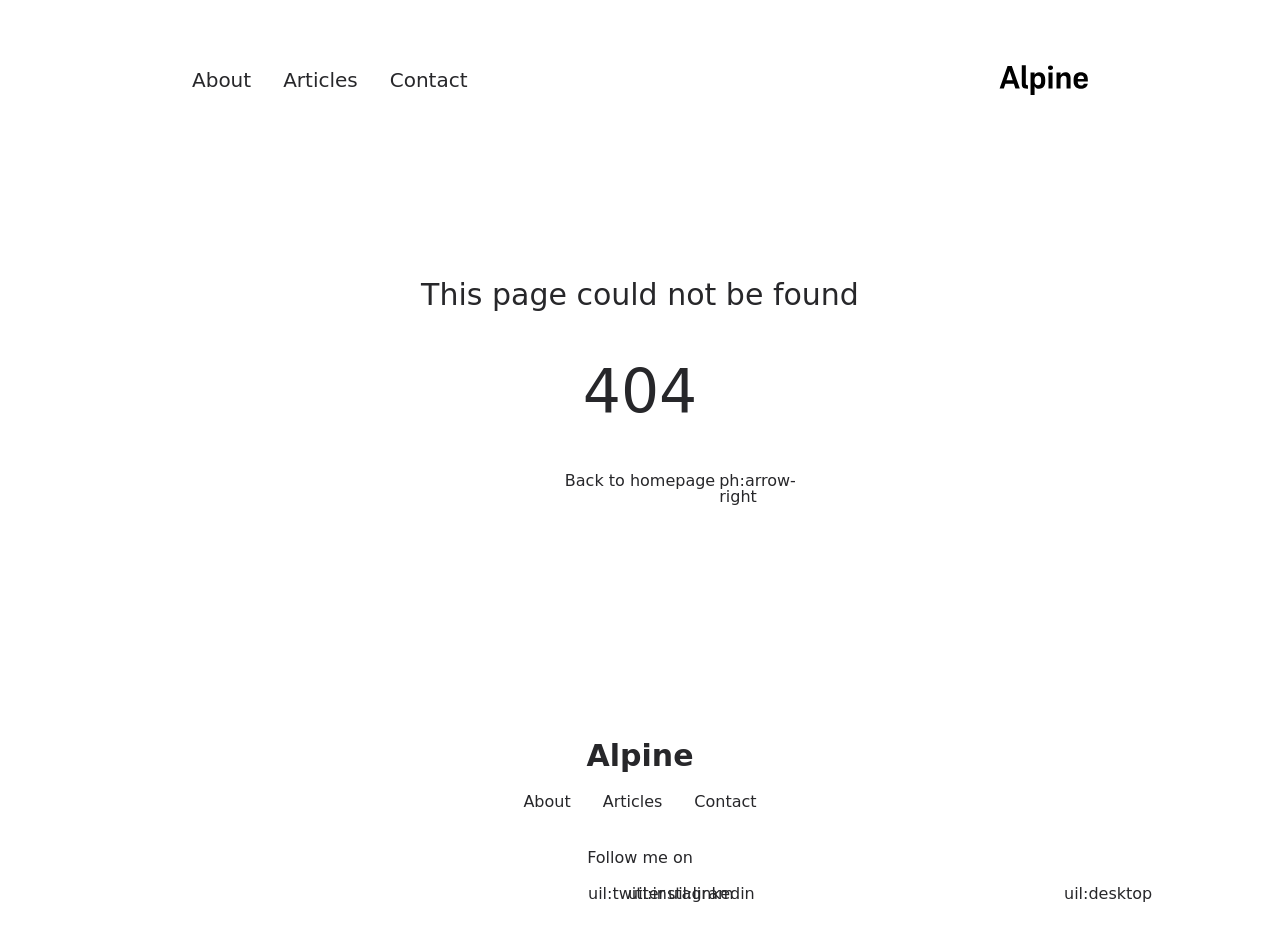
<file: 200.html>
<!DOCTYPE html><html  lang="en"><head><meta charset="utf-8">
<meta name="viewport" content="width=device-width, initial-scale=1">
<link rel="stylesheet" href="/_nuxt/entry.5mNusYLx.css">
<link rel="modulepreload" as="script" crossorigin href="/_nuxt/B6OWTG00.js">
<link rel="prefetch" as="style" href="/_nuxt/article.D1-1997U.css">
<link rel="prefetch" as="style" href="/_nuxt/ProseA.CkQ8i-_m.css">
<link rel="prefetch" as="script" crossorigin href="/_nuxt/I8AScPnk.js">
<link rel="prefetch" as="script" crossorigin href="/_nuxt/B8RyuNI6.js">
<link rel="prefetch" as="script" crossorigin href="/_nuxt/BcWussCh.js">
<link rel="prefetch" as="script" crossorigin href="/_nuxt/DAVwjqqn.js">
<link rel="prefetch" as="script" crossorigin href="/_nuxt/BIWj66f4.js">
<link rel="prefetch" as="script" crossorigin href="/_nuxt/CKsn9oXa.js">
<link rel="prefetch" as="style" href="/_nuxt/useStudio.BB218yG3.css">
<link rel="prefetch" as="script" crossorigin href="/_nuxt/BPxGIZzj.js">
<link rel="prefetch" as="script" crossorigin href="/_nuxt/BFpIaGS_.js">
<link rel="prefetch" as="style" href="/_nuxt/error-404.BgJ0DaSj.css">
<link rel="prefetch" as="script" crossorigin href="/_nuxt/q2HdGHEo.js">
<link rel="prefetch" as="style" href="/_nuxt/error-500.COJOQdl4.css">
<link rel="prefetch" as="script" crossorigin href="/_nuxt/BbCTUGk8.js">
<script type="module" src="/_nuxt/B6OWTG00.js" crossorigin></script><style id="pinceau-runtime-hydratable">undefined</style><style id="pinceau-theme">@media { :root {--pinceau-mq: initial; --alpine-readableLine: 68ch;--alpine-backdrop-backgroundColor: #f4f4f5b3;--prose-code-inline-padding: 0.2rem 0.375rem 0.2rem 0.375rem;--prose-code-block-backdropFilter: contrast(1);--prose-code-block-border-style: solid;--prose-code-block-border-width: 1px;--prose-tbody-tr-borderBottom-style: dashed;--prose-tbody-tr-borderBottom-width: 1px;--prose-th-textAlign: inherit;--prose-thead-borderBottom-style: solid;--prose-thead-borderBottom-width: 1px;--prose-thead-border-style: solid;--prose-thead-border-width: 0px;--prose-table-textAlign: start;--prose-hr-width: 1px;--prose-hr-style: solid;--prose-li-listStylePosition: outside;--prose-ol-li-markerColor: currentColor;--prose-ol-paddingInlineStart: 21px;--prose-ol-listStyleType: decimal;--prose-ul-li-markerColor: currentColor;--prose-ul-paddingInlineStart: 21px;--prose-ul-listStyleType: disc;--prose-blockquote-border-style: solid;--prose-blockquote-border-width: 4px;--prose-blockquote-quotes: '201C' '201D' '2018' '2019';--prose-blockquote-paddingInlineStart: 24px;--prose-a-code-color-hover: currentColor;--prose-a-code-color-static: currentColor;--prose-a-hasCode-borderBottom: none;--prose-a-border-distance: 2px;--prose-a-border-color-hover: currentColor;--prose-a-border-color-static: currentColor;--prose-a-border-style-hover: solid;--prose-a-border-style-static: dashed;--prose-a-border-width: 1px;--prose-a-color-static: inherit;--prose-a-textDecoration: none;--prose-h6-margin: 3rem 0 2rem;--prose-h5-margin: 3rem 0 2rem;--prose-h4-margin: 3rem 0 2rem;--prose-h3-margin: 3rem 0 2rem;--prose-h2-margin: 3rem 0 2rem;--prose-h1-margin: 0 0 2rem;--prose-p-fontSize: 18px;--typography-lead-loose: 2;--typography-lead-relaxed: 1.625;--typography-lead-normal: 1.5;--typography-lead-snug: 1.375;--typography-lead-tight: 1.25;--typography-lead-none: 1;--typography-lead-10: 2.5rem;--typography-lead-9: 2.25rem;--typography-lead-8: 2rem;--typography-lead-7: 1.75rem;--typography-lead-6: 1.5rem;--typography-lead-5: 1.25rem;--typography-lead-4: 1rem;--typography-lead-3: .75rem;--typography-lead-2: .5rem;--typography-lead-1: .025rem;--typography-fontWeight-black: 900;--typography-fontWeight-extrabold: 800;--typography-fontWeight-bold: 700;--typography-fontWeight-semibold: 600;--typography-fontWeight-medium: 500;--typography-fontWeight-normal: 400;--typography-fontWeight-light: 300;--typography-fontWeight-extralight: 200;--typography-fontWeight-thin: 100;--typography-fontSize-9xl: 128px;--typography-fontSize-8xl: 96px;--typography-fontSize-7xl: 72px;--typography-fontSize-6xl: 60px;--typography-fontSize-5xl: 48px;--typography-fontSize-4xl: 36px;--typography-fontSize-3xl: 30px;--typography-fontSize-2xl: 24px;--typography-fontSize-xl: 20px;--typography-fontSize-lg: 18px;--typography-fontSize-base: 16px;--typography-fontSize-sm: 14px;--typography-fontSize-xs: 12px;--typography-letterSpacing-wide: 0.025em;--typography-letterSpacing-tight: -0.025em;--typography-verticalMargin-base: 24px;--typography-verticalMargin-sm: 16px;--elements-border-secondary-hover: [object Object];--elements-backdrop-background: #fffc;--elements-backdrop-filter: saturate(200%) blur(20px);--elements-container-maxWidth: 64rem;--lead-loose: 2;--lead-relaxed: 1.625;--lead-normal: 1.5;--lead-snug: 1.375;--lead-tight: 1.25;--lead-none: 1;--lead-10: 2.5rem;--lead-9: 2.25rem;--lead-8: 2rem;--lead-7: 1.75rem;--lead-6: 1.5rem;--lead-5: 1.25rem;--lead-4: 1rem;--lead-3: .75rem;--lead-2: .5rem;--lead-1: .025rem;--letterSpacing-widest: 0.1em;--letterSpacing-wider: 0.05em;--letterSpacing-wide: 0.025em;--letterSpacing-normal: 0em;--letterSpacing-tight: -0.025em;--letterSpacing-tighter: -0.05em;--fontSize-9xl: 8rem;--fontSize-8xl: 6rem;--fontSize-7xl: 4.5rem;--fontSize-6xl: 3.75rem;--fontSize-5xl: 3rem;--fontSize-4xl: 2.25rem;--fontSize-3xl: 1.875rem;--fontSize-2xl: 1.5rem;--fontSize-xl: 1.25rem;--fontSize-lg: 1.125rem;--fontSize-base: 1rem;--fontSize-sm: 0.875rem;--fontSize-xs: 0.75rem;--fontWeight-black: 900;--fontWeight-extrabold: 800;--fontWeight-bold: 700;--fontWeight-semibold: 600;--fontWeight-medium: 500;--fontWeight-normal: 400;--fontWeight-light: 300;--fontWeight-extralight: 200;--fontWeight-thin: 100;--font-mono: ui-monospace, SFMono-Regular, Menlo, Monaco, Consolas, Liberation Mono, Courier New, monospace;--font-serif: ui-serif, Georgia, Cambria, Times New Roman, Times, serif;--font-sans: ui-sans-serif, system-ui, -apple-system, BlinkMacSystemFont, Segoe UI, Roboto, Helvetica Neue, Arial, Noto Sans, sans-serif, Apple Color Emoji, Segoe UI Emoji, Segoe UI Symbol, Noto Color Emoji;--opacity-total: 1;--opacity-high: 0.8;--opacity-medium: 0.5;--opacity-soft: 0.3;--opacity-light: 0.15;--opacity-bright: 0.1;--opacity-noOpacity: 0;--borderWidth-lg: 3px;--borderWidth-md: 2px;--borderWidth-sm: 1px;--borderWidth-noBorder: 0;--space-rem-875: 0.875rem;--space-rem-625: 0.625rem;--space-rem-375: 0.375rem;--space-rem-125: 0.125rem;--space-px: 1px;--space-128: 32rem;--space-96: 24rem;--space-80: 20rem;--space-72: 18rem;--space-64: 16rem;--space-60: 15rem;--space-56: 14rem;--space-52: 13rem;--space-48: 12rem;--space-44: 11rem;--space-40: 10rem;--space-36: 9rem;--space-32: 8rem;--space-28: 7rem;--space-24: 6rem;--space-20: 5rem;--space-16: 4rem;--space-14: 3.5rem;--space-12: 3rem;--space-11: 2.75rem;--space-10: 2.5rem;--space-9: 2.25rem;--space-8: 2rem;--space-7: 1.75rem;--space-6: 1.5rem;--space-5: 1.25rem;--space-4: 1rem;--space-3: 0.75rem;--space-2: 0.5rem;--space-1: 0.25rem;--space-0: 0px;--size-full: 100%;--size-7xl: 80rem;--size-6xl: 72rem;--size-5xl: 64rem;--size-4xl: 56rem;--size-3xl: 48rem;--size-2xl: 42rem;--size-xl: 36rem;--size-lg: 32rem;--size-md: 28rem;--size-sm: 24rem;--size-xs: 20rem;--size-200: 200px;--size-104: 104px;--size-80: 80px;--size-64: 64px;--size-56: 56px;--size-48: 48px;--size-40: 40px;--size-32: 32px;--size-24: 24px;--size-20: 20px;--size-16: 16px;--size-12: 12px;--size-8: 8px;--size-6: 6px;--size-4: 4px;--size-2: 2px;--size-0: 0px;--radii-full: 9999px;--radii-3xl: 1.75rem;--radii-2xl: 1.5rem;--radii-xl: 1rem;--radii-lg: 0.75rem;--radii-md: 0.5rem;--radii-sm: 0.375rem;--radii-xs: 0.25rem;--radii-2xs: 0.125rem;--radii-none: 0px;--shadow-none: 0px 0px 0px 0px transparent;--shadow-lg: 0px 10px 15px -3px #000000, 0px 4px 6px -4px #000000;--shadow-md: 0px 4px 6px -1px #000000, 0px 2px 4px -2px #000000;--shadow-sm: 0px 1px 3px 0px #000000, 0px 1px 2px -1px #000000;--shadow-xs: 0px 1px 2px 0px #000000;--height-screen: 100vh;--width-screen: 100vw;--color-primary-900: #002e38;--color-primary-800: #005c70;--color-primary-700: #008aa9;--color-primary-600: #00b9e1;--color-primary-500: #1ad6ff;--color-primary-400: #40ddff;--color-primary-300: #66e4ff;--color-primary-200: #8deaff;--color-primary-100: #b3f1ff;--color-primary-50: #d9f8ff;--color-ruby-900: #380011;--color-ruby-800: #700021;--color-ruby-700: #a90032;--color-ruby-600: #e10043;--color-ruby-500: #ff1a5e;--color-ruby-400: #ff4079;--color-ruby-300: #ff6694;--color-ruby-200: #ff8dae;--color-ruby-100: #ffb3c9;--color-ruby-50: #ffd9e4;--color-pink-900: #380025;--color-pink-800: #70004b;--color-pink-700: #a90070;--color-pink-600: #e10095;--color-pink-500: #ff1ab2;--color-pink-400: #ff40bf;--color-pink-300: #ff66cc;--color-pink-200: #ff8dd8;--color-pink-100: #ffb3e5;--color-pink-50: #ffd9f2;--color-purple-900: #190038;--color-purple-800: #330070;--color-purple-700: #4c00a9;--color-purple-600: #6500e1;--color-purple-500: #811aff;--color-purple-400: #9640ff;--color-purple-300: #ab66ff;--color-purple-200: #c08dff;--color-purple-100: #d5b3ff;--color-purple-50: #ead9ff;--color-royalblue-900: #0b0531;--color-royalblue-800: #160a62;--color-royalblue-700: #211093;--color-royalblue-600: #2c15c4;--color-royalblue-500: #4127e8;--color-royalblue-400: #614bec;--color-royalblue-300: #806ff0;--color-royalblue-200: #a093f3;--color-royalblue-100: #c0b7f7;--color-royalblue-50: #dfdbfb;--color-indigoblue-900: #001238;--color-indigoblue-800: #002370;--color-indigoblue-700: #0035a9;--color-indigoblue-600: #0047e1;--color-indigoblue-500: #1a62ff;--color-indigoblue-400: #407cff;--color-indigoblue-300: #6696ff;--color-indigoblue-200: #8db0ff;--color-indigoblue-100: #b3cbff;--color-indigoblue-50: #d9e5ff;--color-blue-900: #002438;--color-blue-800: #004870;--color-blue-700: #006ca9;--color-blue-600: #0090e1;--color-blue-500: #1aadff;--color-blue-400: #40bbff;--color-blue-300: #66c8ff;--color-blue-200: #8dd6ff;--color-blue-100: #b3e4ff;--color-blue-50: #d9f1ff;--color-lightblue-900: #002e38;--color-lightblue-800: #005c70;--color-lightblue-700: #008aa9;--color-lightblue-600: #00b9e1;--color-lightblue-500: #1ad6ff;--color-lightblue-400: #40ddff;--color-lightblue-300: #66e4ff;--color-lightblue-200: #8deaff;--color-lightblue-100: #b3f1ff;--color-lightblue-50: #d9f8ff;--color-teal-900: #062a28;--color-teal-800: #0b544f;--color-teal-700: #117d77;--color-teal-600: #16a79e;--color-teal-500: #1cd1c6;--color-teal-400: #36e4da;--color-teal-300: #5fe9e1;--color-teal-200: #87efe9;--color-teal-100: #aff4f0;--color-teal-50: #d7faf8;--color-pear-900: #2a2b09;--color-pear-800: #545512;--color-pear-700: #7e801b;--color-pear-600: #a8aa24;--color-pear-500: #d0d32f;--color-pear-400: #d8da52;--color-pear-300: #e0e274;--color-pear-200: #e8e997;--color-pear-100: #eff0ba;--color-pear-50: #f7f8dc;--color-red-900: #380300;--color-red-800: #700700;--color-red-700: #a90a00;--color-red-600: #e10e00;--color-red-500: #ff281a;--color-red-400: #ff4c40;--color-red-300: #ff7066;--color-red-200: #ff948d;--color-red-100: #ffb7b3;--color-red-50: #ffdbd9;--color-orange-900: #381800;--color-orange-800: #702f00;--color-orange-700: #a94700;--color-orange-600: #e15e00;--color-orange-500: #ff7a1a;--color-orange-400: #ff9040;--color-orange-300: #ffa666;--color-orange-200: #ffbd8d;--color-orange-100: #ffd3b3;--color-orange-50: #ffe9d9;--color-yellow-900: #362b03;--color-yellow-800: #6d5605;--color-yellow-700: #a38108;--color-yellow-600: #daac0a;--color-yellow-500: #f5c828;--color-yellow-400: #f7d14c;--color-yellow-300: #f8da70;--color-yellow-200: #fae393;--color-yellow-100: #fcedb7;--color-yellow-50: #fdf6db;--color-green-900: #003f25;--color-green-800: #005e38;--color-green-700: #007e4a;--color-green-600: #009d5d;--color-green-500: #00bd6f;--color-green-400: #00dc82;--color-green-300: #30ffaa;--color-green-200: #83ffcc;--color-green-100: #acffdd;--color-green-50: #d6ffee;--color-gray-900: #18181B;--color-gray-800: #27272A;--color-gray-700: #3f3f46;--color-gray-600: #52525B;--color-gray-500: #71717A;--color-gray-400: #a1a1aa;--color-gray-300: #D4d4d8;--color-gray-200: #e4e4e7;--color-gray-100: #f4f4f5;--color-gray-50: #fafafa;--color-black: #0c0c0d;--color-white: #FFFFFF;--media-portrait: only screen and (orientation: portrait);--media-landscape: only screen and (orientation: landscape);--media-rm: (prefers-reduced-motion: reduce);--media-2xl: (min-width: 1536px);--media-xl: (min-width: 1280px);--media-lg: (min-width: 1024px);--media-md: (min-width: 768px);--media-sm: (min-width: 640px);--media-xs: (min-width: 475px);--alpine-body-color: var(--color-gray-800);--alpine-body-backgroundColor: var(--color-white);--prose-code-inline-fontWeight: var(--typography-fontWeight-normal);--prose-code-inline-fontSize: var(--typography-fontSize-sm);--prose-code-inline-borderRadius: var(--radii-xs);--prose-code-block-pre-padding: var(--typography-verticalMargin-sm);--prose-code-block-margin: var(--typography-verticalMargin-base) 0;--prose-code-block-fontSize: var(--typography-fontSize-sm);--prose-tbody-code-inline-fontSize: var(--typography-fontSize-sm);--prose-tbody-td-padding: var(--typography-verticalMargin-sm);--prose-th-fontWeight: var(--typography-fontWeight-semibold);--prose-th-padding: 0 var(--typography-verticalMargin-sm) var(--typography-verticalMargin-sm) var(--typography-verticalMargin-sm);--prose-table-lineHeight: var(--typography-lead-6);--prose-table-fontSize: var(--typography-fontSize-sm);--prose-table-margin: var(--typography-verticalMargin-base) 0;--prose-hr-margin: var(--typography-verticalMargin-base) 0;--prose-li-margin: var(--typography-verticalMargin-sm) 0;--prose-ol-margin: var(--typography-verticalMargin-base) 0;--prose-ul-margin: var(--typography-verticalMargin-base) 0;--prose-blockquote-margin: var(--typography-verticalMargin-base) 0;--prose-a-code-border-style: var(--prose-a-border-style-static);--prose-a-code-border-width: var(--prose-a-border-width);--prose-a-fontWeight: var(--typography-fontWeight-medium);--prose-img-margin: var(--typography-verticalMargin-base) 0;--prose-strong-fontWeight: var(--typography-fontWeight-semibold);--prose-h6-iconSize: var(--typography-fontSize-base);--prose-h6-fontWeight: var(--typography-fontWeight-semibold);--prose-h6-lineHeight: var(--typography-lead-normal);--prose-h6-fontSize: var(--typography-fontSize-lg);--prose-h5-iconSize: var(--typography-fontSize-lg);--prose-h5-fontWeight: var(--typography-fontWeight-semibold);--prose-h5-lineHeight: var(--typography-lead-snug);--prose-h5-fontSize: var(--typography-fontSize-xl);--prose-h4-iconSize: var(--typography-fontSize-lg);--prose-h4-letterSpacing: var(--typography-letterSpacing-tight);--prose-h4-fontWeight: var(--typography-fontWeight-semibold);--prose-h4-lineHeight: var(--typography-lead-snug);--prose-h4-fontSize: var(--typography-fontSize-2xl);--prose-h3-iconSize: var(--typography-fontSize-xl);--prose-h3-letterSpacing: var(--typography-letterSpacing-tight);--prose-h3-fontWeight: var(--typography-fontWeight-semibold);--prose-h3-lineHeight: var(--typography-lead-snug);--prose-h3-fontSize: var(--typography-fontSize-3xl);--prose-h2-iconSize: var(--typography-fontSize-2xl);--prose-h2-letterSpacing: var(--typography-letterSpacing-tight);--prose-h2-fontWeight: var(--typography-fontWeight-semibold);--prose-h2-lineHeight: var(--typography-lead-tight);--prose-h2-fontSize: var(--typography-fontSize-4xl);--prose-h1-iconSize: var(--typography-fontSize-3xl);--prose-h1-letterSpacing: var(--typography-letterSpacing-tight);--prose-h1-fontWeight: var(--typography-fontWeight-bold);--prose-h1-lineHeight: var(--typography-lead-tight);--prose-h1-fontSize: var(--typography-fontSize-5xl);--prose-p-br-margin: var(--typography-verticalMargin-base) 0 0 0;--prose-p-margin: var(--typography-verticalMargin-base) 0;--prose-p-lineHeight: var(--typography-lead-normal);--typography-color-primary-900: var(--color-primary-900);--typography-color-primary-800: var(--color-primary-800);--typography-color-primary-700: var(--color-primary-700);--typography-color-primary-600: var(--color-primary-600);--typography-color-primary-500: var(--color-primary-500);--typography-color-primary-400: var(--color-primary-400);--typography-color-primary-300: var(--color-primary-300);--typography-color-primary-200: var(--color-primary-200);--typography-color-primary-100: var(--color-primary-100);--typography-color-primary-50: var(--color-primary-50);--typography-font-code: var(--font-mono);--typography-font-body: var(--font-sans);--typography-font-display: var(--font-sans);--typography-body-backgroundColor: var(--color-white);--typography-body-color: var(--color-black);--elements-state-danger-borderColor-secondary: var(--color-red-200);--elements-state-danger-borderColor-primary: var(--color-red-100);--elements-state-danger-backgroundColor-secondary: var(--color-red-100);--elements-state-danger-backgroundColor-primary: var(--color-red-50);--elements-state-danger-color-secondary: var(--color-red-600);--elements-state-danger-color-primary: var(--color-red-500);--elements-state-warning-borderColor-secondary: var(--color-yellow-200);--elements-state-warning-borderColor-primary: var(--color-yellow-100);--elements-state-warning-backgroundColor-secondary: var(--color-yellow-100);--elements-state-warning-backgroundColor-primary: var(--color-yellow-50);--elements-state-warning-color-secondary: var(--color-yellow-700);--elements-state-warning-color-primary: var(--color-yellow-600);--elements-state-success-borderColor-secondary: var(--color-green-200);--elements-state-success-borderColor-primary: var(--color-green-100);--elements-state-success-backgroundColor-secondary: var(--color-green-100);--elements-state-success-backgroundColor-primary: var(--color-green-50);--elements-state-success-color-secondary: var(--color-green-600);--elements-state-success-color-primary: var(--color-green-500);--elements-state-info-borderColor-secondary: var(--color-blue-200);--elements-state-info-borderColor-primary: var(--color-blue-100);--elements-state-info-backgroundColor-secondary: var(--color-blue-100);--elements-state-info-backgroundColor-primary: var(--color-blue-50);--elements-state-info-color-secondary: var(--color-blue-600);--elements-state-info-color-primary: var(--color-blue-500);--elements-state-primary-borderColor-secondary: var(--color-primary-200);--elements-state-primary-borderColor-primary: var(--color-primary-100);--elements-state-primary-backgroundColor-secondary: var(--color-primary-100);--elements-state-primary-backgroundColor-primary: var(--color-primary-50);--elements-state-primary-color-secondary: var(--color-primary-700);--elements-state-primary-color-primary: var(--color-primary-600);--elements-surface-secondary-backgroundColor: var(--color-gray-200);--elements-surface-primary-backgroundColor: var(--color-gray-100);--elements-surface-background-base: var(--color-gray-100);--elements-border-secondary-static: var(--color-gray-200);--elements-border-primary-hover: var(--color-gray-200);--elements-border-primary-static: var(--color-gray-100);--elements-container-padding-md: var(--space-16);--elements-container-padding-sm: var(--space-12);--elements-container-padding-xs: var(--space-8);--elements-container-padding-mobile: var(--space-6);--elements-text-secondary-color-hover: var(--color-gray-700);--elements-text-secondary-color-static: var(--color-gray-500);--elements-text-primary-color-static: var(--color-gray-900);--text-6xl-lineHeight: var(--lead-none);--text-6xl-fontSize: var(--fontSize-6xl);--text-5xl-lineHeight: var(--lead-none);--text-5xl-fontSize: var(--fontSize-5xl);--text-4xl-lineHeight: var(--lead-10);--text-4xl-fontSize: var(--fontSize-4xl);--text-3xl-lineHeight: var(--lead-9);--text-3xl-fontSize: var(--fontSize-3xl);--text-2xl-lineHeight: var(--lead-8);--text-2xl-fontSize: var(--fontSize-2xl);--text-xl-lineHeight: var(--lead-7);--text-xl-fontSize: var(--fontSize-xl);--text-lg-lineHeight: var(--lead-7);--text-lg-fontSize: var(--fontSize-lg);--text-base-lineHeight: var(--lead-6);--text-base-fontSize: var(--fontSize-base);--text-sm-lineHeight: var(--lead-5);--text-sm-fontSize: var(--fontSize-sm);--text-xs-lineHeight: var(--lead-4);--text-xs-fontSize: var(--fontSize-xs);--shadow-2xl: 0px 25px 50px -12px var(--color-gray-900);--shadow-xl: 0px 20px 25px -5px var(--color-gray-400), 0px 8px 10px -6px #000000;--color-secondary-900: var(--color-gray-900);--color-secondary-800: var(--color-gray-800);--color-secondary-700: var(--color-gray-700);--color-secondary-600: var(--color-gray-600);--color-secondary-500: var(--color-gray-500);--color-secondary-400: var(--color-gray-400);--color-secondary-300: var(--color-gray-300);--color-secondary-200: var(--color-gray-200);--color-secondary-100: var(--color-gray-100);--color-secondary-50: var(--color-gray-50);--prose-a-code-background-hover: var(--typography-color-primary-50);--prose-a-code-border-color-hover: var(--typography-color-primary-500);--prose-a-color-hover: var(--typography-color-primary-500);--typography-color-secondary-900: var(--color-secondary-900);--typography-color-secondary-800: var(--color-secondary-800);--typography-color-secondary-700: var(--color-secondary-700);--typography-color-secondary-600: var(--color-secondary-600);--typography-color-secondary-500: var(--color-secondary-500);--typography-color-secondary-400: var(--color-secondary-400);--typography-color-secondary-300: var(--color-secondary-300);--typography-color-secondary-200: var(--color-secondary-200);--typography-color-secondary-100: var(--color-secondary-100);--typography-color-secondary-50: var(--color-secondary-50);--prose-code-inline-backgroundColor: var(--typography-color-secondary-100);--prose-code-inline-color: var(--typography-color-secondary-700);--prose-code-block-backgroundColor: var(--typography-color-secondary-100);--prose-code-block-color: var(--typography-color-secondary-700);--prose-code-block-border-color: var(--typography-color-secondary-200);--prose-tbody-tr-borderBottom-color: var(--typography-color-secondary-200);--prose-th-color: var(--typography-color-secondary-600);--prose-thead-borderBottom-color: var(--typography-color-secondary-200);--prose-thead-border-color: var(--typography-color-secondary-300);--prose-hr-color: var(--typography-color-secondary-200);--prose-blockquote-border-color: var(--typography-color-secondary-200);--prose-blockquote-color: var(--typography-color-secondary-500);--prose-a-code-border-color-static: var(--typography-color-secondary-400); } }@media { :root.dark {--pinceau-mq: dark; --alpine-backdrop-backgroundColor: #18181bb3;--prose-code-block-backdropFilter: contrast(1);--prose-ol-li-markerColor: currentColor;--prose-ul-li-markerColor: currentColor;--prose-a-code-color-hover: currentColor;--prose-a-code-color-static: currentColor;--prose-a-border-color-hover: currentColor;--prose-a-border-color-static: currentColor;--prose-a-color-static: inherit;--elements-backdrop-background: #0c0d0ccc;--alpine-body-color: var(--color-gray-200);--alpine-body-backgroundColor: var(--color-black);--typography-body-backgroundColor: var(--color-black);--typography-body-color: var(--color-white);--elements-state-danger-borderColor-secondary: var(--color-red-700);--elements-state-danger-borderColor-primary: var(--color-red-800);--elements-state-danger-backgroundColor-secondary: var(--color-red-800);--elements-state-danger-backgroundColor-primary: var(--color-red-900);--elements-state-danger-color-secondary: var(--color-red-200);--elements-state-danger-color-primary: var(--color-red-300);--elements-state-warning-borderColor-secondary: var(--color-yellow-700);--elements-state-warning-borderColor-primary: var(--color-yellow-800);--elements-state-warning-backgroundColor-secondary: var(--color-yellow-800);--elements-state-warning-backgroundColor-primary: var(--color-yellow-900);--elements-state-warning-color-secondary: var(--color-yellow-200);--elements-state-warning-color-primary: var(--color-yellow-400);--elements-state-success-borderColor-secondary: var(--color-green-700);--elements-state-success-borderColor-primary: var(--color-green-800);--elements-state-success-backgroundColor-secondary: var(--color-green-800);--elements-state-success-backgroundColor-primary: var(--color-green-900);--elements-state-success-color-secondary: var(--color-green-200);--elements-state-success-color-primary: var(--color-green-400);--elements-state-info-borderColor-secondary: var(--color-blue-700);--elements-state-info-borderColor-primary: var(--color-blue-800);--elements-state-info-backgroundColor-secondary: var(--color-blue-800);--elements-state-info-backgroundColor-primary: var(--color-blue-900);--elements-state-info-color-secondary: var(--color-blue-200);--elements-state-info-color-primary: var(--color-blue-400);--elements-state-primary-borderColor-secondary: var(--color-primary-700);--elements-state-primary-borderColor-primary: var(--color-primary-800);--elements-state-primary-backgroundColor-secondary: var(--color-primary-800);--elements-state-primary-backgroundColor-primary: var(--color-primary-900);--elements-state-primary-color-secondary: var(--color-primary-200);--elements-state-primary-color-primary: var(--color-primary-400);--elements-surface-secondary-backgroundColor: var(--color-gray-800);--elements-surface-primary-backgroundColor: var(--color-gray-900);--elements-surface-background-base: var(--color-gray-900);--elements-border-secondary-static: var(--color-gray-800);--elements-border-primary-hover: var(--color-gray-800);--elements-border-primary-static: var(--color-gray-900);--elements-text-secondary-color-hover: var(--color-gray-200);--elements-text-secondary-color-static: var(--color-gray-400);--elements-text-primary-color-static: var(--color-gray-50);--prose-a-code-background-hover: var(--typography-color-primary-900);--prose-a-code-border-color-hover: var(--typography-color-primary-600);--prose-a-color-hover: var(--typography-color-primary-400);--prose-code-inline-backgroundColor: var(--typography-color-secondary-800);--prose-code-inline-color: var(--typography-color-secondary-200);--prose-code-block-backgroundColor: var(--typography-color-secondary-900);--prose-code-block-color: var(--typography-color-secondary-200);--prose-code-block-border-color: var(--typography-color-secondary-800);--prose-tbody-tr-borderBottom-color: var(--typography-color-secondary-800);--prose-th-color: var(--typography-color-secondary-400);--prose-thead-borderBottom-color: var(--typography-color-secondary-800);--prose-thead-border-color: var(--typography-color-secondary-600);--prose-hr-color: var(--typography-color-secondary-800);--prose-blockquote-border-color: var(--typography-color-secondary-700);--prose-blockquote-color: var(--typography-color-secondary-400);--prose-a-code-border-color-static: var(--typography-color-secondary-600); } }</style><script>"use strict";(()=>{const a=window,e=document.documentElement,c=window.localStorage,d=["dark","light"],n=c&&c.getItem&&c.getItem("nuxt-color-mode")||"system";let l=n==="system"?f():n;const i=e.getAttribute("data-color-mode-forced");i&&(l=i),r(l),a["__NUXT_COLOR_MODE__"]={preference:n,value:l,getColorScheme:f,addColorScheme:r,removeColorScheme:u};function r(o){const t=""+o+"",s="";e.classList?e.classList.add(t):e.className+=" "+t,s&&e.setAttribute("data-"+s,o)}function u(o){const t=""+o+"",s="";e.classList?e.classList.remove(t):e.className=e.className.replace(new RegExp(t,"g"),""),s&&e.removeAttribute("data-"+s)}function m(o){return a.matchMedia("(prefers-color-scheme"+o+")")}function f(){if(a.matchMedia&&m("").media!=="not all"){for(const o of d)if(m(":"+o).matches)return o}return"light"}})();
</script></head><body><div id="__nuxt"></div><div id="teleports"></div><script type="application/json" id="__NUXT_DATA__" data-ssr="false">[{"_errors":1,"serverRendered":2,"data":3,"state":4,"once":5},{},false,{},{},["Set"]]</script>
<script>window.__NUXT__={};window.__NUXT__.config={public:{FORMSPREE_URL:"",plausible:{hashMode:false,trackLocalhost:false,domain:"",apiHost:"https://plausible.io",autoPageviews:true,autoOutboundTracking:false},studio:{apiURL:"https://api.nuxt.studio"},mdc:{components:{prose:true,map:{p:"prose-p",a:"prose-a",blockquote:"prose-blockquote","code-inline":"prose-code-inline",code:"ProseCodeInline",em:"prose-em",h1:"prose-h1",h2:"prose-h2",h3:"prose-h3",h4:"prose-h4",h5:"prose-h5",h6:"prose-h6",hr:"prose-hr",img:"prose-img",ul:"prose-ul",ol:"prose-ol",li:"prose-li",strong:"prose-strong",table:"prose-table",thead:"prose-thead",tbody:"prose-tbody",td:"prose-td",th:"prose-th",tr:"prose-tr"}},headings:{anchorLinks:{h1:false,h2:true,h3:true,h4:true,h5:false,h6:false}}},content:{locales:[],defaultLocale:"",integrity:1717911416380,experimental:{stripQueryParameters:false,advanceQuery:false,clientDB:false},respectPathCase:false,api:{baseURL:"/api/_content"},navigation:{fields:["navTitle","layout"]},tags:{p:"prose-p",a:"prose-a",blockquote:"prose-blockquote","code-inline":"prose-code-inline",code:"ProseCodeInline",em:"prose-em",h1:"prose-h1",h2:"prose-h2",h3:"prose-h3",h4:"prose-h4",h5:"prose-h5",h6:"prose-h6",hr:"prose-hr",img:"prose-img",ul:"prose-ul",ol:"prose-ol",li:"prose-li",strong:"prose-strong",table:"prose-table",thead:"prose-thead",tbody:"prose-tbody",td:"prose-td",th:"prose-th",tr:"prose-tr"},highlight:{theme:{default:"github-light",dark:"github-dark"},preload:["json","js","ts","html","css","vue","diff","shell","markdown","yaml","bash","ini","c","cpp"],highlighter:"shiki",langs:["js","jsx","json","ts","tsx","vue","css","html","vue","bash","md","mdc","yaml","json","js","ts","html","css","vue","diff","shell","markdown","yaml","bash","ini","c","cpp"]},wsUrl:"",documentDriven:{page:true,navigation:true,surround:true,globals:{},layoutFallbacks:["theme"],injectPage:true},host:"",trailingSlash:false,search:"",contentHead:true,anchorLinks:{depth:4,exclude:[1]}}},app:{baseURL:"/",buildAssetsDir:"/_nuxt/",cdnURL:""}}</script></body></html>
</file>
<file: _nuxt/entry.5mNusYLx.css>
body{background-color:var(--alpine-body-backgroundColor);color:var(--alpine-body-color)}.light-img{display:block}.dark-img{display:none}@media (prefers-color-scheme:dark){html:not(.light) .dark-img{display:block}html:not(.light) .light-img{display:none}}html.dark .dark-img{display:block}html.dark .light-img{display:none}html{-webkit-font-smoothing:antialiased;-moz-osx-font-smoothing:grayscale}.sr-only{height:1px!important;margin:-1px!important;overflow:hidden!important;padding:0!important;position:absolute!important;width:1px!important;clip:rect(0,0,0,0)!important;border:0!important;white-space:nowrap!important}*,:after,:before{border:0 solid #e5e7eb;box-sizing:border-box}html{line-height:1.5;-webkit-text-size-adjust:100%;font-family:ui-sans-serif,system-ui,-apple-system,BlinkMacSystemFont,Segoe UI,Roboto,Helvetica Neue,Arial,Noto Sans,sans-serif,Apple Color Emoji,Segoe UI Emoji,Segoe UI Symbol,Noto Color Emoji;-moz-tab-size:4;-o-tab-size:4;tab-size:4}body{line-height:inherit;margin:0}hr{border-top-width:1px;color:inherit;height:0}abbr:where([title]){-webkit-text-decoration:underline dotted;text-decoration:underline dotted}h1,h2,h3,h4,h5,h6{font-size:inherit;font-weight:inherit}a{color:inherit;text-decoration:inherit}b,strong{font-weight:bolder}code,kbd,pre,samp{font-family:ui-monospace,SFMono-Regular,Menlo,Monaco,Consolas,Liberation Mono,Courier New,monospace;font-size:1em}small{font-size:80%}sub,sup{font-size:75%;line-height:0;position:relative;vertical-align:baseline}sub{bottom:-.25em}sup{top:-.5em}table{border-collapse:collapse;border-color:inherit;text-indent:0}button,input,optgroup,select,textarea{color:inherit;font-family:inherit;font-size:100%;font-weight:inherit;line-height:inherit;margin:0;padding:0}button,select{text-transform:none}[type=button],[type=reset],[type=submit],button{-webkit-appearance:button;background-color:transparent;background-image:none}:-moz-focusring{outline:auto}:-moz-ui-invalid{box-shadow:none}progress{vertical-align:baseline}::-webkit-inner-spin-button,::-webkit-outer-spin-button{height:auto}[type=search]{-webkit-appearance:textfield;outline-offset:-2px}::-webkit-search-decoration{-webkit-appearance:none}::-webkit-file-upload-button{-webkit-appearance:button;font:inherit}summary{display:list-item}blockquote,dd,dl,figure,h1,h2,h3,h4,h5,h6,hr,p,pre{margin:0}fieldset{margin:0}fieldset,legend{padding:0}menu,ol,ul{list-style:none;margin:0;padding:0}textarea{resize:vertical}input::-moz-placeholder,textarea::-moz-placeholder{color:#9ca3af;opacity:1}input::placeholder,textarea::placeholder{color:#9ca3af;opacity:1}[role=button],button{cursor:pointer}:disabled{cursor:default}audio,canvas,embed,iframe,img,object,svg,video{display:block;vertical-align:middle}img,video{height:auto;max-width:100%}[hidden]{display:none}.nuxt-progress{background:repeating-linear-gradient(90deg,#00dc82 0,#34cdfe 50%,#0047e1);left:0;opacity:1;position:fixed;right:0;top:0;transition:width .1s,height .4s,opacity .4s;width:0;z-index:999999}nav ul[data-v-887c6ba4]{display:flex;flex-direction:column;gap:var(--space-4);justify-content:center;width:100%}@media (min-width:640px){nav ul[data-v-887c6ba4]{flex-direction:row;gap:var(--space-8)}}nav ul a[data-v-887c6ba4]{position:relative}nav ul a.router-link-active[data-v-887c6ba4]{color:var(--color-primary-500)}nav ul a .underline-fx[data-v-887c6ba4]{background-color:currentColor;bottom:-4px;height:1px;position:absolute;transition:width .2s ease-in-out;width:0}a[data-v-887c6ba4]:hover :is(nav ul a .underline-fx):is(nav ul a .underline-fx){width:100%}header[data-v-ace7dc26]{--header-padding:var(--space-16);--logo-height:var(--space-8);align-items:center;display:grid;gap:var(--space-4);grid-template-columns:repeat(12,minmax(0,1fr));padding-bottom:var(--header-padding);padding-top:var(--header-padding);position:relative}header .menu[data-v-ace7dc26]{display:flex;position:absolute}header .menu[data-v-ace7dc26] :hover{color:var(--color-primary-500)}.left[data-v-ace7dc26] :is(header .menu):is(header .menu){right:0}@media (min-width:640px){header .menu[data-v-ace7dc26]{display:none}}header .overlay[data-v-ace7dc26]{-webkit-backdrop-filter:blur(20px);backdrop-filter:blur(20px);background-color:var(--alpine-backdrop-backgroundColor);border:1px solid var(--color-gray-200);border-radius:var(--radii-md);font-size:var(--text-lg-fontSize);font-weight:var(--fontWeight-medium);line-height:var(--text-lg-lineHeight);padding:var(--space-6);padding-right:var(--space-24);perspective:2000px;position:absolute;top:calc(var(--header-padding) + var(--logo-height) + var(--space-2));transform-origin:top;transition:all .25s;will-change:opacity,transform}header .overlay[data-v-ace7dc26]:not(.show){opacity:0;transform:translateY(-10px) rotateY(-8deg) rotateX(-20deg)}.left[data-v-ace7dc26] :is(header .overlay:not(.show)):is(header .overlay:not(.show)){transform:translateY(-10px) rotateY(8deg) rotateX(-20deg)}header .overlay[data-v-ace7dc26]:not(.show){pointer-events:none}.left[data-v-ace7dc26] :is(header .overlay):is(header .overlay){padding:var(--space-6);padding-left:var(--space-16);right:0;text-align:right}@media (min-width:640px){header .overlay[data-v-ace7dc26]{display:none}}:root.dark header .overlay[data-v-ace7dc26]{border-color:var(--color-gray-800)}header .logo[data-v-ace7dc26]{display:flex;grid-column:span 12/span 12;height:var(--logo-height)}header .logo a[data-v-ace7dc26]{display:flex}.center[data-v-ace7dc26] :is(header .logo):is(header .logo){grid-column:span 12/span 12;justify-content:center}.right[data-v-ace7dc26] :is(header .logo):is(header .logo){justify-content:flex-end}@media (min-width:640px){header .logo[data-v-ace7dc26]{grid-column:span 4/span 4;grid-column-start:auto}.right[data-v-ace7dc26] :is(header .logo):is(header .logo){order:2}}header .logo .fallback[data-v-ace7dc26]{font-size:var(--text-2xl-fontSize);font-weight:var(--fontWeight-semibold);line-height:var(--text-2xl-lineHeight)}header .main-nav[data-v-ace7dc26]{display:none}@media (min-width:640px){header .main-nav[data-v-ace7dc26]{display:flex;font-size:var(--text-xl-fontSize);font-weight:var(--fontWeight-medium);grid-column:span 8/span 8;line-height:var(--text-xl-lineHeight)}.center[data-v-ace7dc26] :is(header .main-nav):is(header .main-nav){grid-column:span 12/span 12;justify-content:center}.right[data-v-ace7dc26] :is(header .main-nav):is(header .main-nav){justify-content:flex-start}.left[data-v-ace7dc26] :is(header .main-nav):is(header .main-nav){justify-content:flex-end}}.icon[data-v-121c6e7d]{display:inline-block;vertical-align:middle}a[data-v-b5da0809]{--social-icon-size:24px;display:flex;height:24px;height:var(--social-icon-size);width:24px;width:var(--social-icon-size)}a[data-v-b5da0809] :hover{color:var(--color-primary-500)}a svg[data-v-b5da0809]{height:100%;width:100%}button[data-v-0efd664b]{display:flex;--color-mode-switcher-size:24px;height:24px;height:var(--color-mode-switcher-size);width:24px;width:var(--color-mode-switcher-size)}button[data-v-0efd664b] :hover{color:var(--color-primary-500)}button svg[data-v-0efd664b]{height:100%;width:100%}footer[data-v-99b9f9fc]{align-items:center;display:flex;flex-direction:column;margin-top:var(--space-24);padding-bottom:var(--space-8);padding-top:var(--space-8)}footer.left[data-v-99b9f9fc]{align-items:flex-start}footer.right[data-v-99b9f9fc]{align-items:flex-end}@media (min-width:768px){footer[data-v-99b9f9fc]{min-height:var(--space-36)}}footer .credits[data-v-99b9f9fc]{font-size:var(--text-3xl-fontSize);font-weight:var(--fontWeight-bold);line-height:var(--text-3xl-lineHeight);margin-bottom:var(--space-4)}footer .navigation[data-v-99b9f9fc]{display:none}@media (min-width:640px){footer .navigation[data-v-99b9f9fc]{display:flex;font-size:var(--text-base-fontSize);font-weight:var(--fontWeight-medium);line-height:var(--text-base-lineHeight);margin-bottom:var(--space-8)}}footer .message[data-v-99b9f9fc]{margin-bottom:var(--space-4);text-align:center}footer .icons[data-v-99b9f9fc]{display:grid;gap:var(--space-4);grid-template-columns:repeat(12,minmax(0,1fr));width:100%}.left[data-v-99b9f9fc] :is(footer .icons):is(footer .icons){align-items:center;display:flex;justify-content:space-between}.right[data-v-99b9f9fc] :is(footer .icons):is(footer .icons){align-items:center;display:flex;flex-direction:row-reverse;justify-content:space-between}footer .icons .social[data-v-99b9f9fc]{display:flex;gap:var(--space-4);grid-column:span 12/span 12;justify-content:center}@media (min-width:475px){footer .icons .social[data-v-99b9f9fc]{grid-column:span 4/span 4;grid-column-start:5}}footer .icons .color-mode-switch[data-v-99b9f9fc]{display:flex;grid-column:span 12/span 12;justify-content:center}@media (min-width:475px){footer .icons .color-mode-switch[data-v-99b9f9fc]{grid-column:span 2/span 2;grid-column-start:11;justify-content:flex-end}}.container[data-v-89ccd14e]{margin-inline-end:auto;margin-inline-start:auto;width:100%}.app-layout[data-v-5ca44ceb]{min-width:var(--size-xs)}html{font-family:var(--font-sans)}
</file>
<file: _nuxt/DocumentDrivenNotFound.CeUNcIAH.css>
section[data-v-90e5a5db]{align-items:center;display:flex;flex-direction:column;justify-content:center;min-height:50vh}section .message[data-v-90e5a5db]{font-size:var(--text-3xl-fontSize);font-weight:var(--fontWeight-medium);line-height:var(--text-3xl-lineHeight)}section .status[data-v-90e5a5db]{font-size:var(--text-6xl-fontSize);line-height:var(--text-6xl-lineHeight);margin-bottom:var(--space-12);margin-top:var(--space-12)}section a[data-v-90e5a5db]{align-items:center;display:flex;position:relative}section a .icon[data-v-90e5a5db]{height:var(--space-5);position:absolute;right:calc(0px - var(--space-1));transform:translate(100%);width:var(--space-5)}
</file>
<file: _nuxt/Hero.Btv0j0fa.css>
.hero .layout[data-v-c652be5d]{display:grid;gap:var(--space-8);grid-template-columns:repeat(1,minmax(0,1fr))}@media (min-width:1024px){.hero .layout[data-v-c652be5d]{grid-template-columns:repeat(2,minmax(0,1fr))}}.hero .layout .title[data-v-c652be5d]{font-size:var(--text-4xl-fontSize);font-weight:var(--fontWeight-bold);line-height:var(--text-4xl-lineHeight)}.hero .layout .description[data-v-c652be5d]{font-size:var(--text-xl-fontSize);line-height:var(--text-xl-lineHeight);margin-top:var(--space-3)}.hero .layout img[data-v-c652be5d]{aspect-ratio:16/9;border-radius:var(--radii-md);-o-object-fit:cover;object-fit:cover;width:100%}.hero .layout img.left[data-v-c652be5d]{order:-1}
</file>
<file: _nuxt/ProseUl.PBbf5qLl.css>
ul[data-v-5feda7b5]{font-family:var(--typography-font-body);list-style-type:var(--prose-ul-listStyleType);margin:var(--prose-ul-margin);padding-inline-start:var(--prose-ul-paddingInlineStart)}ul[data-v-5feda7b5]>li::marker{color:var(--prose-ul-li-markerColor)}ul[data-v-5feda7b5]>li ol,ul[data-v-5feda7b5]>li ul{margin:0}
</file>
<file: _nuxt/ProseLi.70MHq6GO.css>
li[data-v-996e086c]{font-family:var(--typography-font-body);list-style-position:var(--prose-li-listStylePosition);margin:var(--prose-li-margin)}
</file>
<file: _nuxt/ProseA.CkQ8i-_m.css>
a[data-v-af1c0c3b]{border-bottom:var(--prose-a-border-width) var(--prose-a-border-style-static) var(--prose-a-border-color-static);color:var(--prose-a-color-static);font-family:var(--typography-font-body);font-weight:var(--prose-a-fontWeight);padding-bottom:var(--prose-a-border-distance);-webkit-text-decoration:var(--prose-a-textDecoration);text-decoration:var(--prose-a-textDecoration)}a[data-v-af1c0c3b]:hover{border-color:var(--prose-a-border-color-hover);border-style:var(--prose-a-border-style-hover);color:var(--prose-a-color-hover)}a[data-v-af1c0c3b]:has(img){border-width:0}a[data-v-af1c0c3b]:has(code){border-bottom:var(--prose-a-hasCode-borderBottom)}a[data-v-af1c0c3b]:has(code) code{border-color:var(--prose-a-code-border-color-static);border-style:var(--prose-a-code-border-style);border-width:var(--prose-a-code-border-width);color:var(--prose-a-code-color-static)}a[data-v-af1c0c3b]:has(code):hover{border-bottom:var(--prose-a-hasCode-borderBottom)}a[data-v-af1c0c3b]:has(code):hover code{background-color:var(--prose-a-code-background-hover);border-color:var(--prose-a-code-border-color-hover);color:var(--prose-a-code-color-hover)}
</file>
<file: _nuxt/ProseStrong.C2S7cHcm.css>
strong[data-v-9d7bd52e]{font-family:var(--typography-font-body);font-weight:var(--prose-strong-fontWeight)}
</file>
<file: _nuxt/ProseP.q_CNrndt.css>
p[data-v-63bfa697]{font-family:var(--typography-font-body);font-size:var(--prose-p-fontSize);line-height:var(--prose-p-lineHeight);margin:var(--prose-p-margin)}p[data-v-63bfa697] br{content:"";display:block;margin:var(--prose-p-br-margin)}
</file>
<file: _nuxt/Gallery.B0lIgBAj.css>
.gallery .layout[data-v-ca40bb99]{display:grid;gap:var(--space-8);margin-bottom:var(--space-16);margin-top:var(--space-16);--cols:1;grid-template-columns:repeat(1,minmax(0,1fr));grid-template-columns:repeat(var(--cols),minmax(0,1fr))}@media (min-width:768px){.gallery .layout[data-v-ca40bb99]{--cols:var(---6-li-cols)}}.gallery .layout img[data-v-ca40bb99]{aspect-ratio:16/9;border-radius:var(--radii-md);-o-object-fit:cover;object-fit:cover;width:100%}
</file>
<file: _nuxt/article.D1-1997U.css>
article[data-v-8548618d]{margin-left:auto;margin-right:auto;max-width:var(--alpine-readableLine);padding-bottom:var(--space-4);padding-top:var(--space-4)}@media (min-width:640px){article[data-v-8548618d]{padding-bottom:var(--space-12);padding-top:var(--space-12)}}article .back[data-v-8548618d]{align-items:center;border-bottom:1px solid var(--elements-border-secondary-static);display:inline-flex;font-size:var(--text-lg-fontSize)}article .back[data-v-8548618d] svg{height:var(--size-16);margin-right:var(--space-2);width:var(--size-16)}article header[data-v-8548618d]{margin-bottom:var(--space-12);margin-top:var(--space-16)}article .title[data-v-8548618d]{font-size:var(--text-5xl-fontSize);font-weight:var(--fontWeight-semibold);line-height:var(--text-5xl-lineHeight);margin-bottom:var(--space-4)}article time[data-v-8548618d]{color:var(--elements-text-secondary-color-static)}article .prose .back-to-top[data-v-8548618d]{align-items:center;display:flex;justify-content:flex-end;width:100%}article .prose .back-to-top a[data-v-8548618d]{cursor:pointer;font-size:var(--text-lg-fontSize)}article .prose[data-v-8548618d] h1{display:none}
</file>
<file: _nuxt/useStudio.BB218yG3.css>
body.__preview_enabled{padding-bottom:50px}#__nuxt_preview[data-v-c1c8cdce]{align-items:center;-webkit-backdrop-filter:blur(20px);backdrop-filter:blur(20px);background:#ffffff4d;border-top:1px solid #eee;bottom:-60px;color:#000;display:flex;font-family:Helvetica,sans-serif;font-size:16px;font-weight:500;gap:10px;height:50px;justify-content:center;left:0;position:fixed;right:0;transition:bottom .3s ease-in-out;z-index:10000}#__nuxt_preview.__preview_ready[data-v-c1c8cdce]{bottom:0}#__preview_background[data-v-c1c8cdce]{-webkit-backdrop-filter:blur(8px);backdrop-filter:blur(8px);background:#ffffff4d;height:100vh;left:0;position:fixed;top:0;width:100vw;z-index:9000}#__preview_loader[data-v-c1c8cdce]{align-items:center;color:#000;display:flex;flex-direction:column;font-family:system-ui,-apple-system,BlinkMacSystemFont,Segoe UI,Roboto,Oxygen,Ubuntu,Cantarell,Open Sans,Helvetica Neue,sans-serif;font-size:1.4rem;gap:8px;left:50%;position:fixed;top:50%;transform:translate(-50%,-50%);z-index:9500}#__preview_loader p[data-v-c1c8cdce]{margin:10px 0}.dark #__preview_background[data-v-c1c8cdce],.dark-mode #__preview_background[data-v-c1c8cdce]{background:#0000004d}.dark #__preview_loader[data-v-c1c8cdce],.dark-mode #__preview_loader[data-v-c1c8cdce]{color:#fff}.preview-loading-enter-active[data-v-c1c8cdce],.preview-loading-leave-active[data-v-c1c8cdce]{transition:opacity .4s}.preview-loading-enter[data-v-c1c8cdce],.preview-loading-leave-to[data-v-c1c8cdce]{opacity:0}#__preview_loading_icon[data-v-c1c8cdce]{animation:spin-c1c8cdce 1s linear infinite}.dark #__nuxt_preview[data-v-c1c8cdce],.dark-mode #__nuxt_preview[data-v-c1c8cdce]{background:#0000004d;border-top:1px solid #111;color:#fff}#__nuxt_preview svg[data-v-c1c8cdce]{color:#000;display:inline-block;height:30px;width:30px}.dark #__nuxt_preview svg[data-v-c1c8cdce],.dark-mode #__nuxt_preview svg[data-v-c1c8cdce]{color:#fff}button[data-v-c1c8cdce]{background:transparent;border:1px solid rgba(0,0,0,.2);border-radius:3px;box-shadow:none;color:#000c;cursor:pointer;display:inline-block;font-size:14px;font-weight:400;line-height:1rem;margin:0;padding:4px 10px;text-align:center;transition:none;width:auto}button[data-v-c1c8cdce]:hover{border-color:#0006;color:#000000e6}.dark button[data-v-c1c8cdce],.dark-mode button[data-v-c1c8cdce]{border-color:#fff3;color:#d3d3d3}.dark button[data-v-c1c8cdce]:hover,.dark-mode button[data-v-c1c8cdce]:hover{border-color:#fff6;color:#fff}#__nuxt_preview button[data-v-c1c8cdce]:focus,#__nuxt_preview button[data-v-c1c8cdce]:hover{background:#0000001a}#__nuxt_preview button[data-v-c1c8cdce]:active{background:#0003}.dark #__nuxt_preview button[data-v-c1c8cdce],.dark-mode #__nuxt_preview button[data-v-c1c8cdce]{border:1px solid hsla(0,0%,100%,.2);color:#fffc}.dark #__nuxt_preview button[data-v-c1c8cdce]:hover,.dark-mode #__nuxt_preview button[data-v-c1c8cdce]:focus{background:#ffffff1a}.dark #__nuxt_preview button[data-v-c1c8cdce]:active,.dark-mode #__nuxt_preview button[data-v-c1c8cdce]:active{background:#fff3}#__nuxt_preview.__preview_refreshing button[data-v-c1c8cdce],#__nuxt_preview.__preview_refreshing span[data-v-c1c8cdce],#__nuxt_preview.__preview_refreshing svg[data-v-c1c8cdce]{animation:nuxt_pulsate-c1c8cdce 1s ease-out;animation-iteration-count:infinite;opacity:.5}@keyframes nuxt_pulsate-c1c8cdce{0%{opacity:1}50%{opacity:.5}to{opacity:1}}@keyframes spin-c1c8cdce{0%{transform:rotate(1turn)}to{transform:rotate(0)}}
</file>
<file: _nuxt/error-404.BgJ0DaSj.css>
.spotlight[data-v-71447f4e]{background:linear-gradient(45deg,#00dc82,#36e4da 50%,#0047e1);bottom:-30vh;filter:blur(20vh);height:40vh}.gradient-border[data-v-71447f4e]{-webkit-backdrop-filter:blur(10px);backdrop-filter:blur(10px);border-radius:.5rem;position:relative}@media (prefers-color-scheme:light){.gradient-border[data-v-71447f4e]{background-color:#ffffff4d}.gradient-border[data-v-71447f4e]:before{background:linear-gradient(90deg,#e2e2e2,#e2e2e2 25%,#00dc82,#36e4da 75%,#0047e1)}}@media (prefers-color-scheme:dark){html:not(.light) .gradient-border[data-v-71447f4e]{background-color:#1414144d}html:not(.light) .gradient-border[data-v-71447f4e]:before{background:linear-gradient(90deg,#303030,#303030 25%,#00dc82,#36e4da 75%,#0047e1)}}html.dark .gradient-border[data-v-71447f4e]{background-color:#1414144d}html.dark .gradient-border[data-v-71447f4e]:before{background:linear-gradient(90deg,#303030,#303030 25%,#00dc82,#36e4da 75%,#0047e1)}.gradient-border[data-v-71447f4e]:before{background-size:400% auto;border-radius:.5rem;bottom:0;content:"";left:0;-webkit-mask:linear-gradient(#fff 0 0) content-box,linear-gradient(#fff 0 0);mask:linear-gradient(#fff 0 0) content-box,linear-gradient(#fff 0 0);-webkit-mask-composite:xor;mask-composite:exclude;opacity:.5;padding:2px;position:absolute;right:0;top:0;transition:background-position .3s ease-in-out,opacity .2s ease-in-out;width:100%}.gradient-border[data-v-71447f4e]:hover:before{background-position:-50% 0;opacity:1}.fixed[data-v-71447f4e]{position:fixed}.left-0[data-v-71447f4e]{left:0}.right-0[data-v-71447f4e]{right:0}.z-10[data-v-71447f4e]{z-index:10}.z-20[data-v-71447f4e]{z-index:20}.grid[data-v-71447f4e]{display:grid}.mb-16[data-v-71447f4e]{margin-bottom:4rem}.mb-8[data-v-71447f4e]{margin-bottom:2rem}.max-w-520px[data-v-71447f4e]{max-width:520px}.min-h-screen[data-v-71447f4e]{min-height:100vh}.w-full[data-v-71447f4e]{width:100%}.flex[data-v-71447f4e]{display:flex}.cursor-pointer[data-v-71447f4e]{cursor:pointer}.place-content-center[data-v-71447f4e]{place-content:center}.items-center[data-v-71447f4e]{align-items:center}.justify-center[data-v-71447f4e]{justify-content:center}.overflow-hidden[data-v-71447f4e]{overflow:hidden}.bg-white[data-v-71447f4e]{--un-bg-opacity:1;background-color:#fff;background-color:rgb(255 255 255/var(--un-bg-opacity))}.px-4[data-v-71447f4e]{padding-left:1rem;padding-right:1rem}.px-8[data-v-71447f4e]{padding-left:2rem;padding-right:2rem}.py-2[data-v-71447f4e]{padding-bottom:.5rem;padding-top:.5rem}.text-center[data-v-71447f4e]{text-align:center}.text-8xl[data-v-71447f4e]{font-size:6rem;line-height:1}.text-xl[data-v-71447f4e]{font-size:1.25rem;line-height:1.75rem}.text-black[data-v-71447f4e]{--un-text-opacity:1;color:#000;color:rgb(0 0 0/var(--un-text-opacity))}.font-light[data-v-71447f4e]{font-weight:300}.font-medium[data-v-71447f4e]{font-weight:500}.leading-tight[data-v-71447f4e]{line-height:1.25}.font-sans[data-v-71447f4e]{font-family:ui-sans-serif,system-ui,-apple-system,BlinkMacSystemFont,Segoe UI,Roboto,Helvetica Neue,Arial,Noto Sans,sans-serif,Apple Color Emoji,Segoe UI Emoji,Segoe UI Symbol,Noto Color Emoji}.antialiased[data-v-71447f4e]{-webkit-font-smoothing:antialiased;-moz-osx-font-smoothing:grayscale}@media (prefers-color-scheme:dark){html:not(.light) .dark\:bg-black[data-v-71447f4e]{--un-bg-opacity:1;background-color:#000;background-color:rgb(0 0 0/var(--un-bg-opacity))}html:not(.light) .dark\:text-white[data-v-71447f4e]{--un-text-opacity:1;color:#fff;color:rgb(255 255 255/var(--un-text-opacity))}}html.dark .dark\:bg-black[data-v-71447f4e]{--un-bg-opacity:1;background-color:#000;background-color:rgb(0 0 0/var(--un-bg-opacity))}html.dark .dark\:text-white[data-v-71447f4e]{--un-text-opacity:1;color:#fff;color:rgb(255 255 255/var(--un-text-opacity))}@media (min-width:640px){.sm\:px-0[data-v-71447f4e]{padding-left:0;padding-right:0}.sm\:px-6[data-v-71447f4e]{padding-left:1.5rem;padding-right:1.5rem}.sm\:py-3[data-v-71447f4e]{padding-bottom:.75rem;padding-top:.75rem}.sm\:text-4xl[data-v-71447f4e]{font-size:2.25rem;line-height:2.5rem}.sm\:text-xl[data-v-71447f4e]{font-size:1.25rem;line-height:1.75rem}}
</file>
<file: _nuxt/error-500.COJOQdl4.css>
.spotlight[data-v-f271b975]{background:linear-gradient(45deg,#00dc82,#36e4da 50%,#0047e1);filter:blur(20vh)}.fixed[data-v-f271b975]{position:fixed}.-bottom-1\/2[data-v-f271b975]{bottom:-50%}.left-0[data-v-f271b975]{left:0}.right-0[data-v-f271b975]{right:0}.grid[data-v-f271b975]{display:grid}.mb-16[data-v-f271b975]{margin-bottom:4rem}.mb-8[data-v-f271b975]{margin-bottom:2rem}.h-1\/2[data-v-f271b975]{height:50%}.max-w-520px[data-v-f271b975]{max-width:520px}.min-h-screen[data-v-f271b975]{min-height:100vh}.place-content-center[data-v-f271b975]{place-content:center}.overflow-hidden[data-v-f271b975]{overflow:hidden}.bg-white[data-v-f271b975]{--un-bg-opacity:1;background-color:#fff;background-color:rgb(255 255 255/var(--un-bg-opacity))}.px-8[data-v-f271b975]{padding-left:2rem;padding-right:2rem}.text-center[data-v-f271b975]{text-align:center}.text-8xl[data-v-f271b975]{font-size:6rem;line-height:1}.text-xl[data-v-f271b975]{font-size:1.25rem;line-height:1.75rem}.text-black[data-v-f271b975]{--un-text-opacity:1;color:#000;color:rgb(0 0 0/var(--un-text-opacity))}.font-light[data-v-f271b975]{font-weight:300}.font-medium[data-v-f271b975]{font-weight:500}.leading-tight[data-v-f271b975]{line-height:1.25}.font-sans[data-v-f271b975]{font-family:ui-sans-serif,system-ui,-apple-system,BlinkMacSystemFont,Segoe UI,Roboto,Helvetica Neue,Arial,Noto Sans,sans-serif,Apple Color Emoji,Segoe UI Emoji,Segoe UI Symbol,Noto Color Emoji}.antialiased[data-v-f271b975]{-webkit-font-smoothing:antialiased;-moz-osx-font-smoothing:grayscale}@media (prefers-color-scheme:dark){html:not(.light) .dark\:bg-black[data-v-f271b975]{--un-bg-opacity:1;background-color:#000;background-color:rgb(0 0 0/var(--un-bg-opacity))}html:not(.light) .dark\:text-white[data-v-f271b975]{--un-text-opacity:1;color:#fff;color:rgb(255 255 255/var(--un-text-opacity))}}html.dark .dark\:bg-black[data-v-f271b975]{--un-bg-opacity:1;background-color:#000;background-color:rgb(0 0 0/var(--un-bg-opacity))}html.dark .dark\:text-white[data-v-f271b975]{--un-text-opacity:1;color:#fff;color:rgb(255 255 255/var(--un-text-opacity))}@media (min-width:640px){.sm\:px-0[data-v-f271b975]{padding-left:0;padding-right:0}.sm\:text-4xl[data-v-f271b975]{font-size:2.25rem;line-height:2.5rem}}
</file>
<file: _nuxt/ArticlesList.BAz23k8t.css>
@media (min-width:640px){.articles-list[data-v-75ae78a0]{padding-left:var(--space-12);padding-right:var(--space-12)}}@media (min-width:768px){.articles-list[data-v-75ae78a0]{padding-left:0;padding-right:0}}.articles-list .featured[data-v-75ae78a0]{margin-bottom:var(--space-12);margin-top:var(--space-12)}@media (min-width:768px){.articles-list .featured[data-v-75ae78a0]{margin-bottom:var(--space-8);margin-top:var(--space-8)}}.articles-list .layout[data-v-75ae78a0]{display:grid;gap:var(--space-12);grid-template-columns:repeat(1,minmax(0,1fr))}@media (min-width:768px){.articles-list .layout[data-v-75ae78a0]{gap:var(--space-8);grid-template-columns:repeat(2,minmax(0,1fr))}}@media (min-width:1024px){.articles-list .layout[data-v-75ae78a0]{grid-template-columns:repeat(3,minmax(0,1fr))}}.tour[data-v-75ae78a0]{align-items:center;display:flex;flex-direction:column;justify-content:center;min-height:30vh}
</file>
<file: _nuxt/ArticlesListItem.CeSgVWWi.css>
article[data-v-c247991e]{display:flex;flex-direction:column;gap:var(--space-4)}@media (min-width:768px){article.featured[data-v-c247991e]{flex-direction:row;gap:var(--space-8)}}article img[data-v-c247991e]{aspect-ratio:16/9;border-radius:var(--radii-md);-o-object-fit:cover;object-fit:cover;width:100%}article .image[data-v-c247991e]{flex:1}article .image div[data-v-c247991e]{display:flex;flex-wrap:true;gap:var(--space-2);margin-left:var(--space-2);margin-top:var(--space-2);position:absolute}article .image div span[data-v-c247991e]{border-radius:var(--radii-sm);font-size:var(--text-xs-fontSize);font-weight:700;line-height:var(--text-xs-lineHeight);padding:var(--space-1)}article .content[data-v-c247991e]{display:flex;flex:1;flex-direction:column}article .content .headline[data-v-c247991e]{display:-webkit-box;font-size:var(--text-2xl-fontSize);font-weight:var(--fontWeight-semibold);line-height:var(--text-2xl-lineHeight);margin-bottom:var(--space-2);overflow:hidden;-webkit-box-orient:vertical;-webkit-line-clamp:2}.featured[data-v-c247991e] :is(article .content .headline):is(article .content .headline){display:-webkit-box;font-size:var(--text-4xl-fontSize);line-height:var(--text-4xl-lineHeight);overflow:hidden;-webkit-box-orient:vertical;-webkit-line-clamp:3}article .content .description[data-v-c247991e]{display:-webkit-box;margin-bottom:var(--space-4);overflow:hidden;-webkit-box-orient:vertical;-webkit-line-clamp:2}.featured[data-v-c247991e] :is(article .content .description):is(article .content .description){display:-webkit-box;overflow:hidden;-webkit-box-orient:vertical;-webkit-line-clamp:4}article .content time[data-v-c247991e]{font-size:var(--text-sm-fontSize);line-height:var(--text-sm-lineHeight)}:root.dark article .content time[data-v-c247991e],article .content time[data-v-c247991e]{color:var(--color-gray-500)}
</file>
<file: _nuxt/ProseCodeInline.D9-7R7B2.css>
code[data-v-c81ed8f1]{background-color:var(--prose-code-inline-backgroundColor);border-radius:var(--prose-code-inline-borderRadius);color:var(--prose-code-inline-color);font-family:var(--typography-font-code);font-size:var(--prose-code-inline-fontSize);font-weight:var(--prose-code-inline-fontWeight);margin-left:1px;margin-right:1px;padding:var(--prose-code-inline-padding)}tbody code[data-v-c81ed8f1]{font-size:var(--prose-tbody-code-inline-fontSize)}h1 a code[data-v-c81ed8f1],h2 a code[data-v-c81ed8f1],h3 a code[data-v-c81ed8f1],h4 a code[data-v-c81ed8f1],h5 a code[data-v-c81ed8f1],h6 a code[data-v-c81ed8f1]{border-radius:var(--prose-code-inline-borderRadius);color:inherit;font-size:.777777em;padding:.15em .5em}
</file>
<file: _nuxt/ProseH1.BKo8cnkG.css>
h1[data-v-a5759516]{display:block;font-family:var(--typography-font-display);font-size:var(--prose-h1-fontSize);font-weight:var(--prose-h1-fontWeight);letter-spacing:var(--prose-h1-letterSpacing);line-height:var(--prose-h1-lineHeight);margin:var(--prose-h1-margin)}h1[data-v-a5759516] .icon{display:inline-block;height:var(--prose-h1-iconSize);margin-inline-start:12px;opacity:0;transition:opacity .1s;width:var(--prose-h1-iconSize)}h1 a[data-v-a5759516]:hover .icon{opacity:1}
</file>
<file: _nuxt/ContactForm.C3uHFhvA.css>
.contact-form .inputs[data-v-084302be]{display:grid;gap:var(--space-8);grid-auto-flow:row;grid-template-columns:repeat(1,minmax(0,1fr));margin-bottom:var(--space-8);max-width:var(--size-md)}
</file>
<file: _nuxt/Input.vALasucR.css>
div label[data-v-512532d5]{cursor:pointer;display:block;font-size:var(--text-base-fontSize);font-weight:var(--fontWeight-semibold);line-height:var(--text-base-lineHeight);margin-bottom:var(--space-2)}div input[data-v-512532d5],div textarea[data-v-512532d5]{background-color:transparent;border:1px solid var(--color-gray-300);border-radius:var(--radii-sm);caret-color:var(--color-gray-500);outline:none;padding:var(--space-2) var(--space-4);width:100%}:root.dark div input[data-v-512532d5],:root.dark div textarea[data-v-512532d5],div input[data-v-512532d5]:focus,div textarea[data-v-512532d5]:focus{border-color:var(--color-gray-700)}:root.dark div input[data-v-512532d5]:focus,:root.dark div textarea[data-v-512532d5]:focus{border-color:var(--color-gray-400)}div textarea[data-v-512532d5]{height:var(--space-48);resize:none}
</file>
<file: _nuxt/Button.B_K2_5AG.css>
button[data-v-687943ef]{background-color:var(--color-gray-900);border-radius:var(--radii-md);color:var(--color-gray-100);font-size:var(--text-sm-fontSize);font-weight:var(--fontWeight-medium);line-height:var(--text-sm-lineHeight);padding:var(--space-2) var(--space-4)}@media (min-width:768px){button[data-v-687943ef]{font-size:var(--text-base-fontSize);line-height:var(--text-base-lineHeight);padding:var(--space-3) var(--space-6)}}:root.dark button[data-v-687943ef]{background-color:var(--color-gray-100);color:var(--color-gray-900)}button[data-v-687943ef]:disabled{cursor:not-allowed}
</file>
<file: _nuxt/ProsePre.CchFRBtv.css>
pre code .line{display:block;min-height:1rem}
</file>
<file: _nuxt/ProseCode.CCmdV5Ub.css>
button[data-v-75636234]{border-radius:3px;margin:4px;opacity:0;padding:4px;transform:scale(.75);transition:all .2s}button[data-v-75636234]:hover{background-color:var(--elements-surface-secondary-backgroundColor)}button[data-v-75636234]:focus{box-shadow:0 0 0 2px var(--color-blue-500);opacity:1;outline:none}button.show[data-v-75636234]{opacity:1;transform:scale(1)}button .icon-wrapper[data-v-75636234]{display:block;height:18px;position:relative;width:18px}button .icon-wrapper .icon[data-v-75636234]{display:block;position:absolute}button .icon-wrapper .fade-enter-active[data-v-75636234],button .icon-wrapper .fade-leave-active[data-v-75636234]{transition:opacity .2s}button .icon-wrapper .fade-enter-from[data-v-75636234],button .icon-wrapper .fade-leave-to[data-v-75636234]{opacity:0}.prose-code[data-v-bfc7416e]{-webkit-backdrop-filter:var(--prose-code-block-backdropFilter);backdrop-filter:var(--prose-code-block-backdropFilter);background-color:var(--prose-code-block-backgroundColor);border-color:var(--prose-code-block-border-color);border-radius:var(--radii-md);border-style:var(--prose-code-block-border-style);border-width:var(--prose-code-block-border-width);color:var(--prose-code-block-color);font-size:var(--prose-code-block-fontSize);margin:var(--prose-code-block-margin);overflow:hidden;position:relative;width:100%}.prose-code.highlight-bash[data-v-bfc7416e] code .line,.prose-code.highlight-sh[data-v-bfc7416e] code .line,.prose-code.highlight-shell[data-v-bfc7416e] code .line,.prose-code.highlight-shellscript[data-v-bfc7416e] code .line,.prose-code.highlight-zsh[data-v-bfc7416e] code .line{padding-inline-start:1rem;position:relative}.prose-code.highlight-bash[data-v-bfc7416e] code .line:before,.prose-code.highlight-sh[data-v-bfc7416e] code .line:before,.prose-code.highlight-shell[data-v-bfc7416e] code .line:before,.prose-code.highlight-shellscript[data-v-bfc7416e] code .line:before,.prose-code.highlight-zsh[data-v-bfc7416e] code .line:before{color:var(--typography-color-primary-500);content:">";display:block;font-family:var(--font-mono);font-weight:700;inset-inline-start:-.1rem;position:absolute;top:0;-webkit-user-select:none;-moz-user-select:none;user-select:none}.copy-button[data-v-bfc7416e]{bottom:0;inset-inline-end:0;position:absolute}[data-v-bfc7416e] code{display:flex;flex-direction:column}[data-v-bfc7416e] .line{display:inline-table;min-height:1rem}.filename[data-v-bfc7416e]{-webkit-backdrop-filter:blur(4px);backdrop-filter:blur(4px);border-radius:var(--radii-lg);color:var(--prose-code-block-color);font-family:var(--typography-font-code);font-size:var(--fontSize-xs);inset-inline-end:0;line-height:var(--lead-normal);padding:.5rem .75rem;position:absolute;top:0;transition:opacity .2s}.prose-code:hover .filename[data-v-bfc7416e]{opacity:0}.prose-code:hover .filename[data-v-bfc7416e]:hover{opacity:1}[data-v-bfc7416e] pre{display:flex;flex:1;line-height:var(--lead-relaxed);margin:0;overflow-x:auto;padding:var(--prose-code-block-pre-padding)}[data-v-bfc7416e] pre code{padding-inline-end:30px}[data-v-bfc7416e] .line.highlight{background-color:var(--prose-code-block-border-color)}
</file>
<file: _nuxt/ProseH2.B4T8WbL5.css>
h2[data-v-1daf0210]{display:block;font-family:var(--typography-font-display);font-size:var(--prose-h2-fontSize);font-weight:var(--prose-h2-fontWeight);letter-spacing:var(--prose-h2-letterSpacing);line-height:var(--prose-h2-lineHeight);margin:var(--prose-h2-margin)}h2[data-v-1daf0210] .icon{display:inline-block;height:var(--prose-h2-iconSize);margin-inline-start:12px;opacity:0;transition:opacity .1s;width:var(--prose-h2-iconSize)}h2 a[data-v-1daf0210]:hover .icon{opacity:1}
</file>
<file: _nuxt/ProseImg.lu2JYe2C.css>
img[data-v-e5a4106d]{margin:var(--prose-img-margin)}
</file>
<file: _nuxt/ProseH3.CbwhYZNV.css>
h3[data-v-4ddca5e2]{display:block;font-family:var(--typography-font-display);font-size:var(--prose-h3-fontSize);font-weight:var(--prose-h3-fontWeight);letter-spacing:var(--prose-h3-letterSpacing);line-height:var(--prose-h3-lineHeight);margin:var(--prose-h3-margin)}h3[data-v-4ddca5e2] .icon{display:inline-block;height:var(--prose-h3-iconSize);margin-inline-start:12px;opacity:0;transition:opacity .1s;width:var(--prose-h3-iconSize)}h3 a[data-v-4ddca5e2]:hover .icon{opacity:1}
</file>
